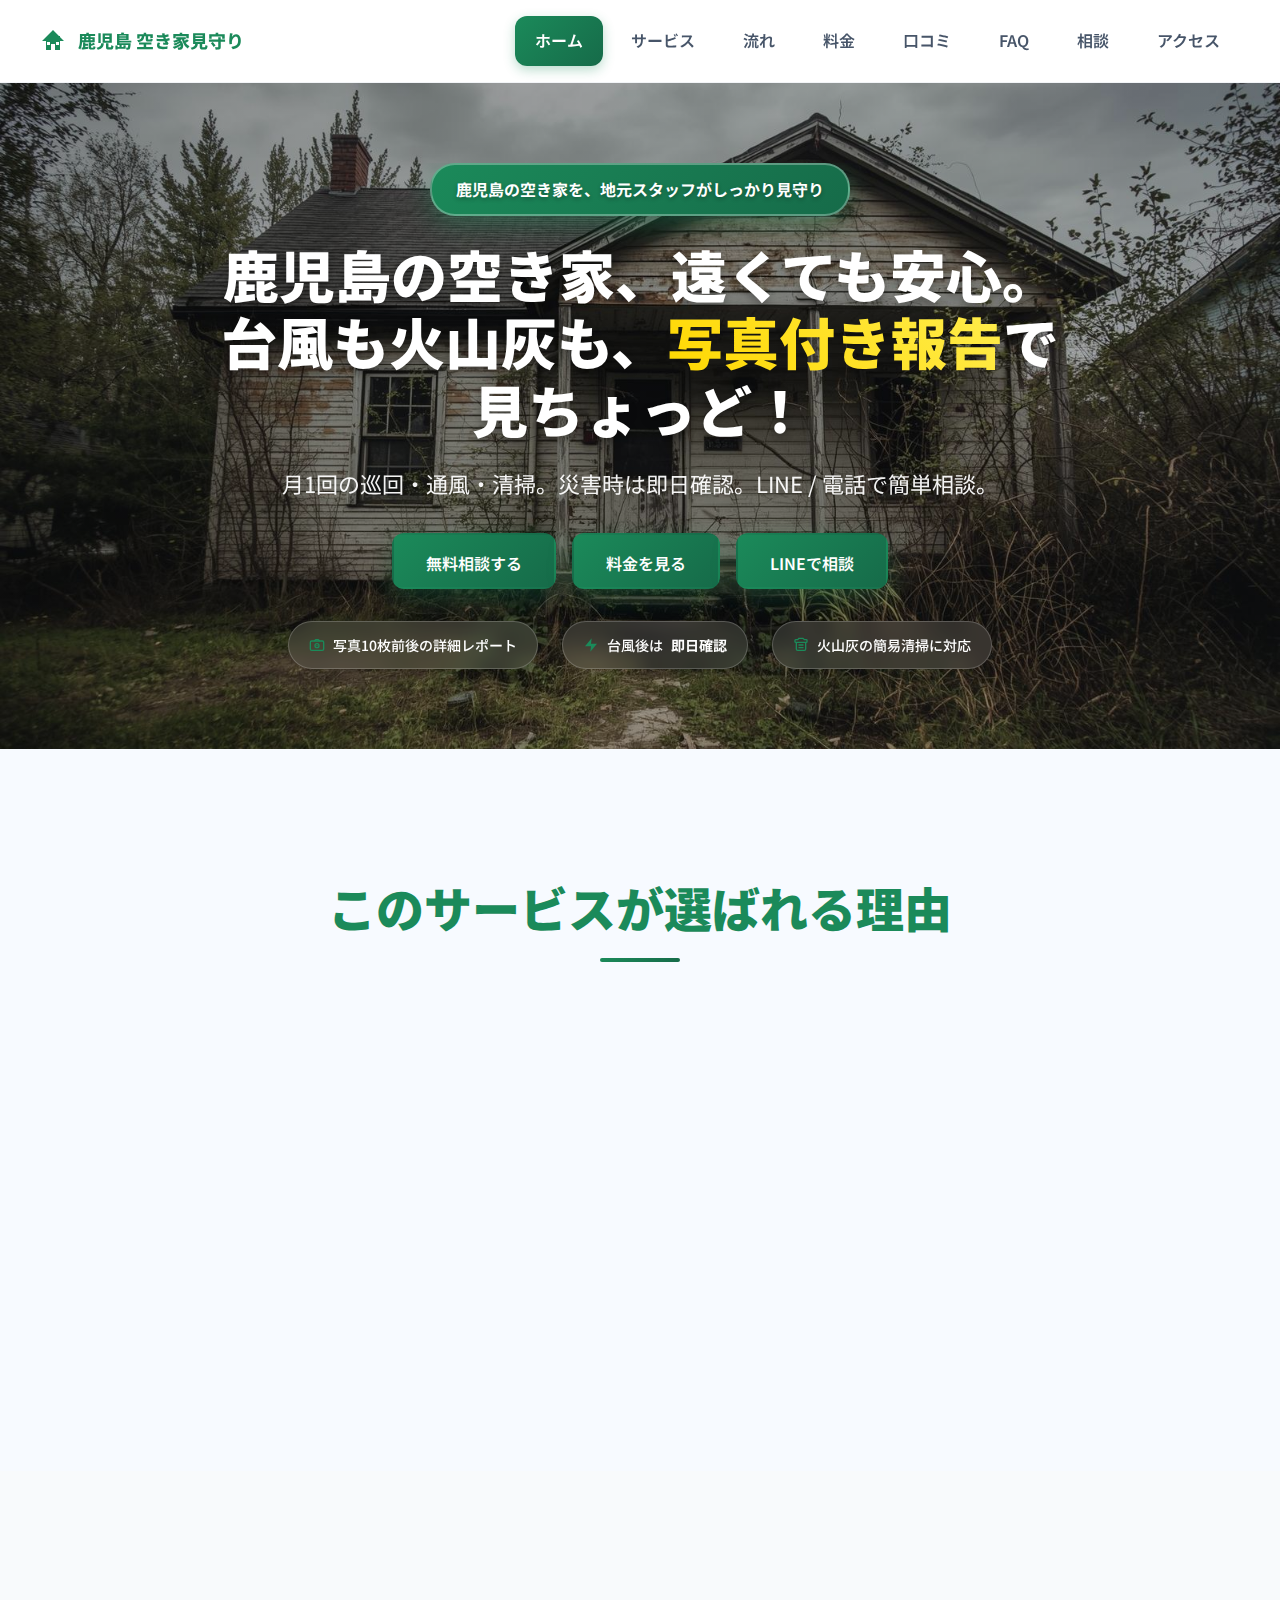
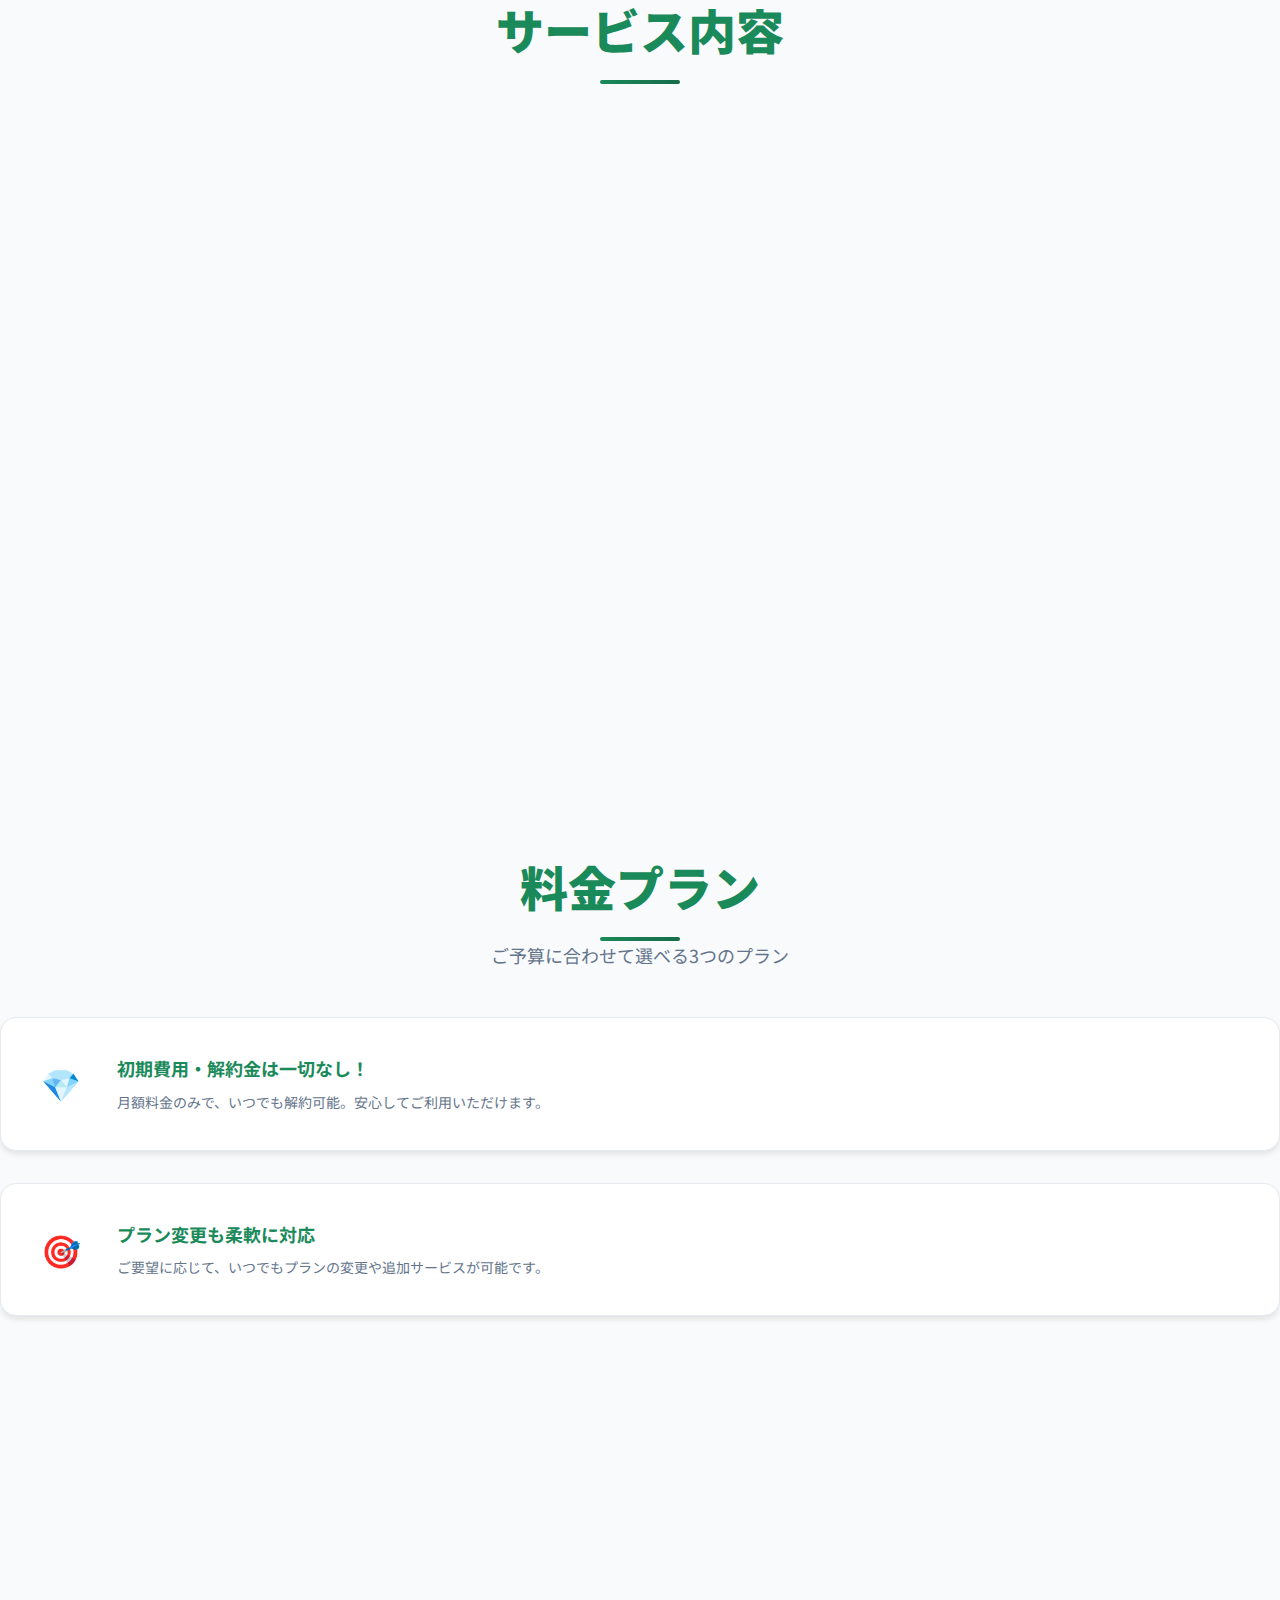
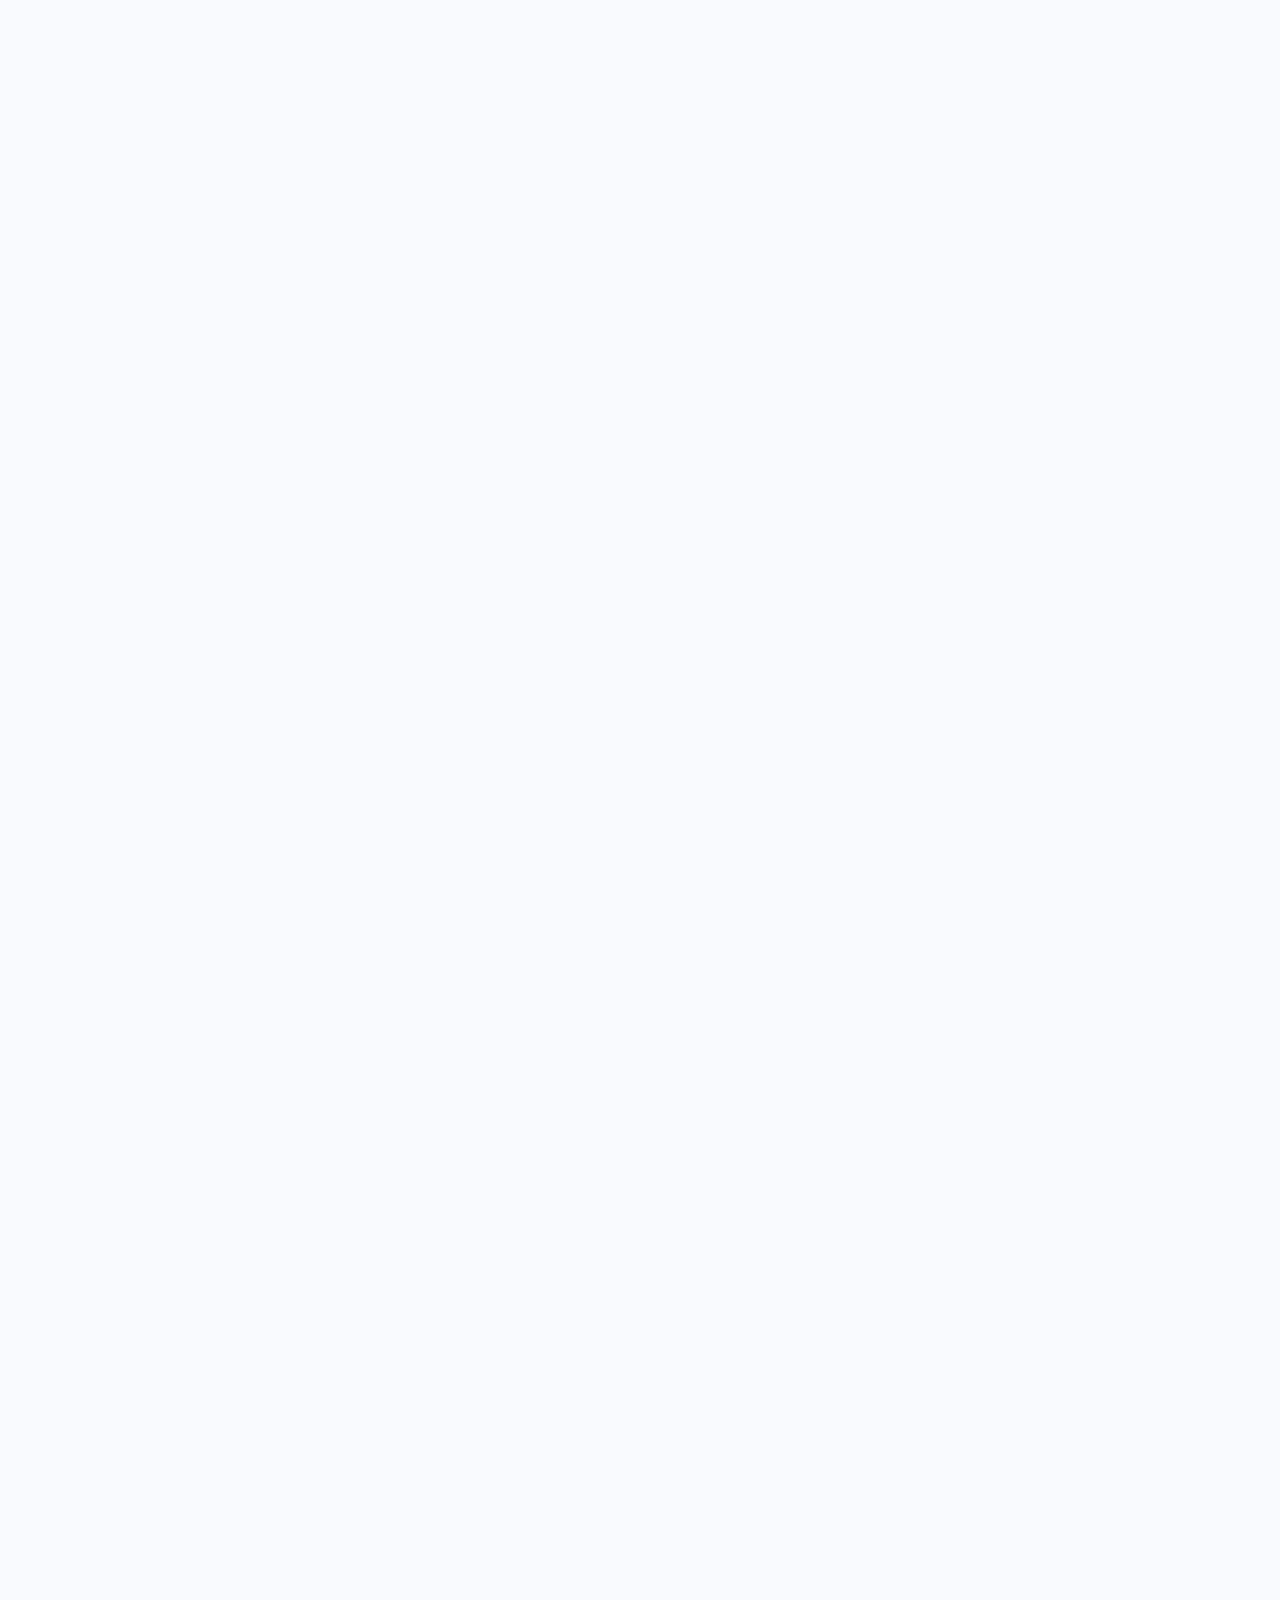
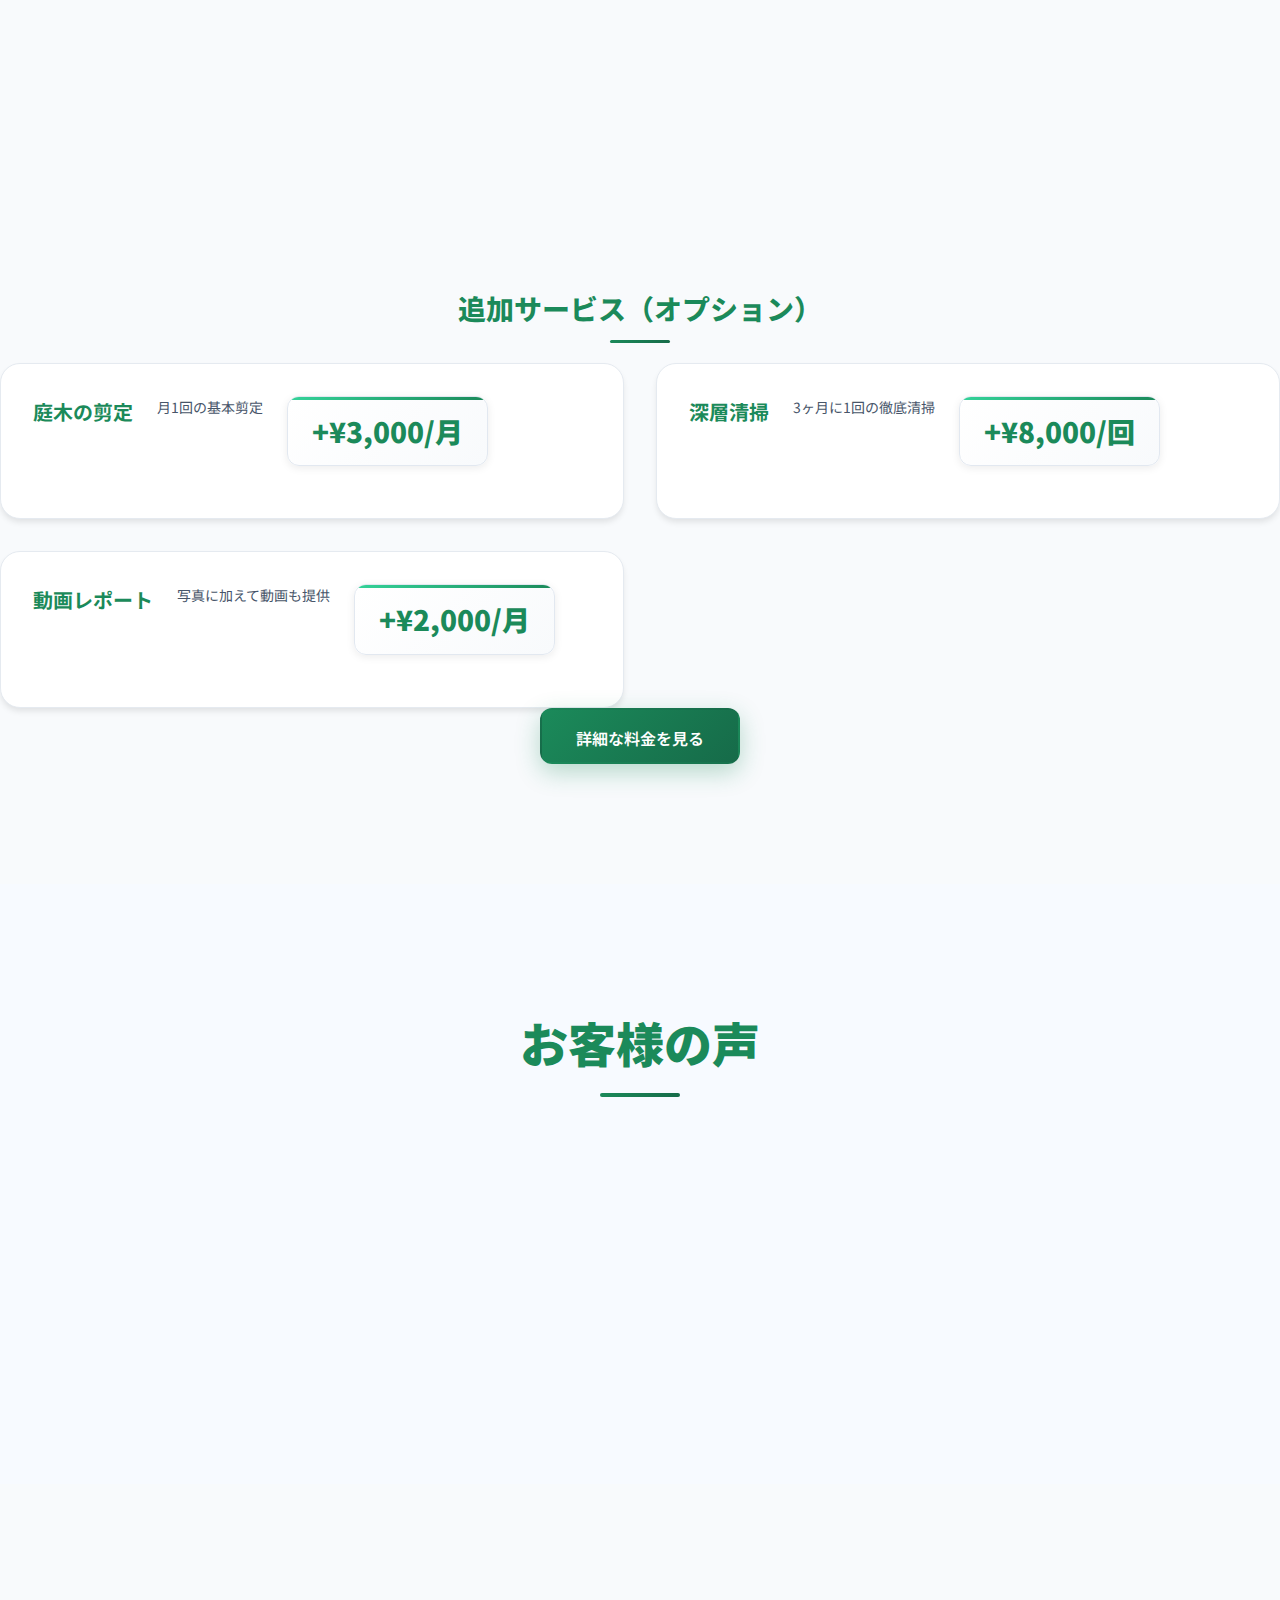
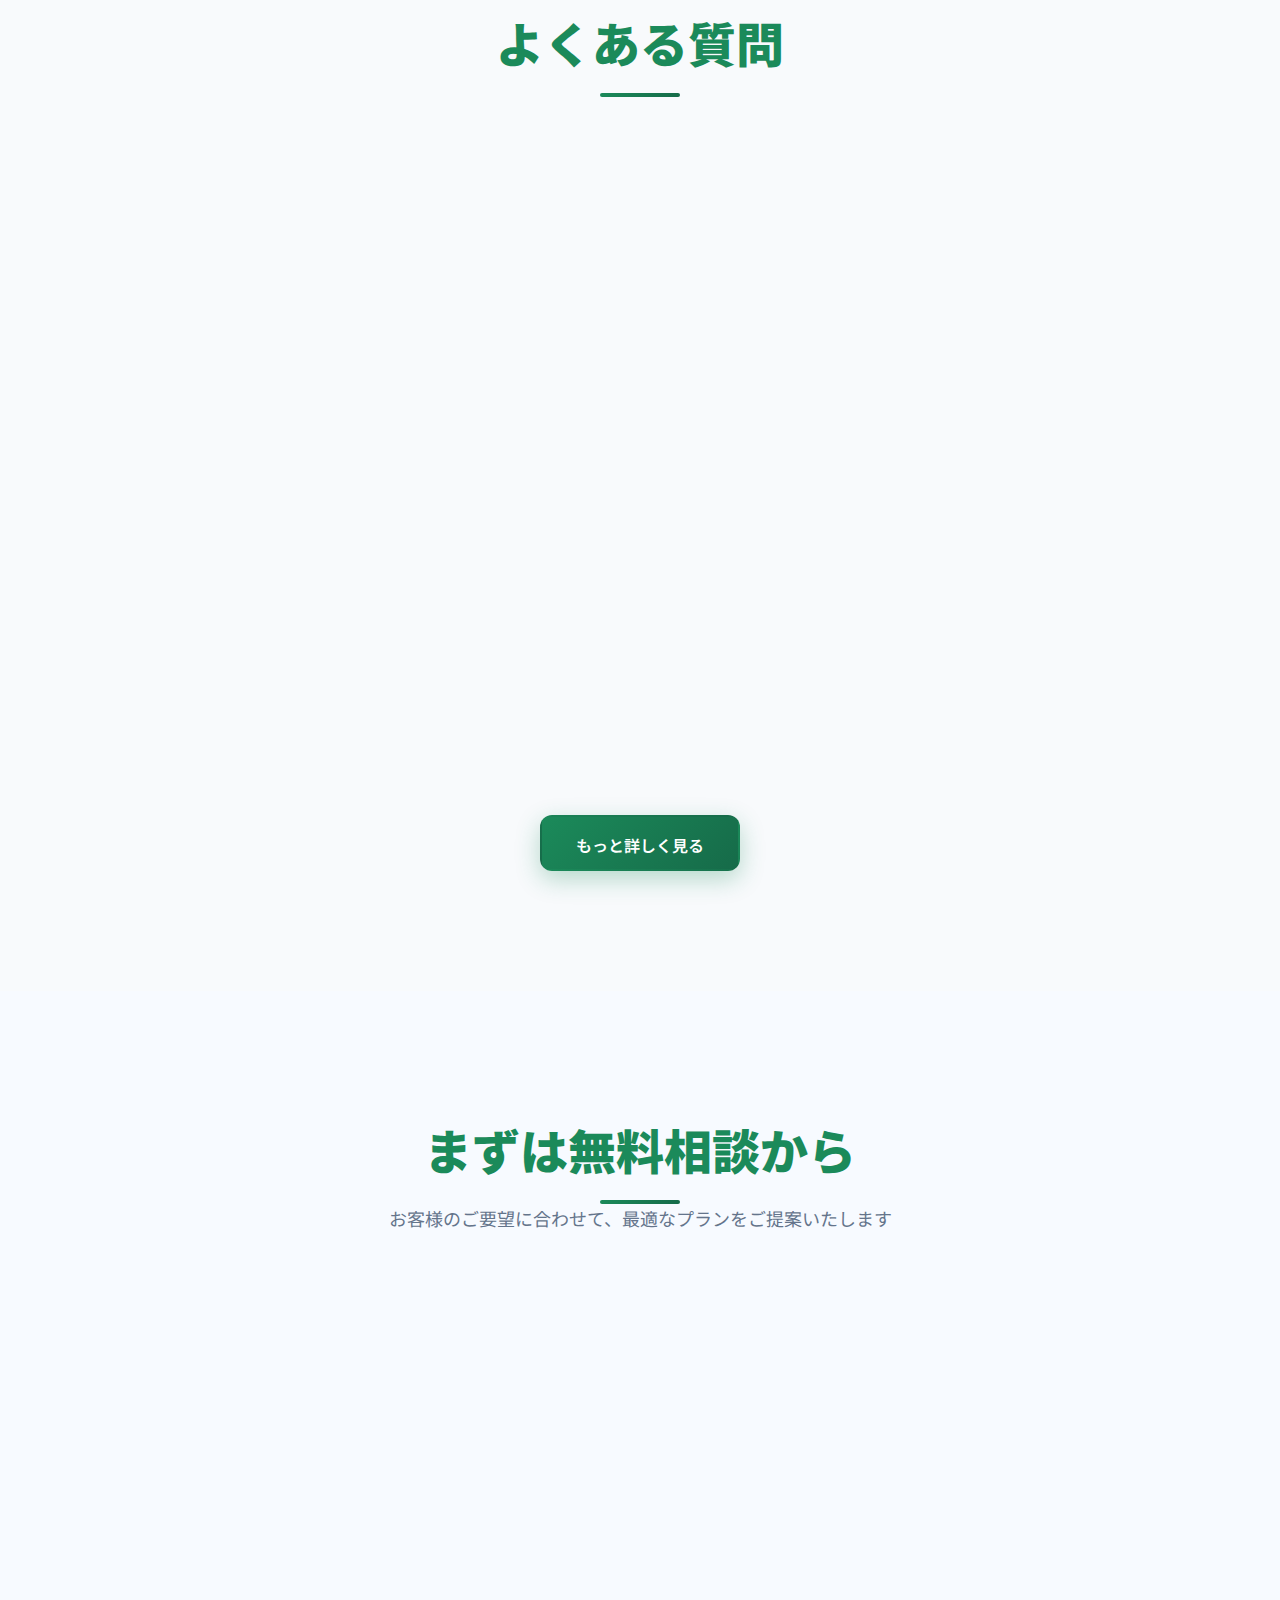
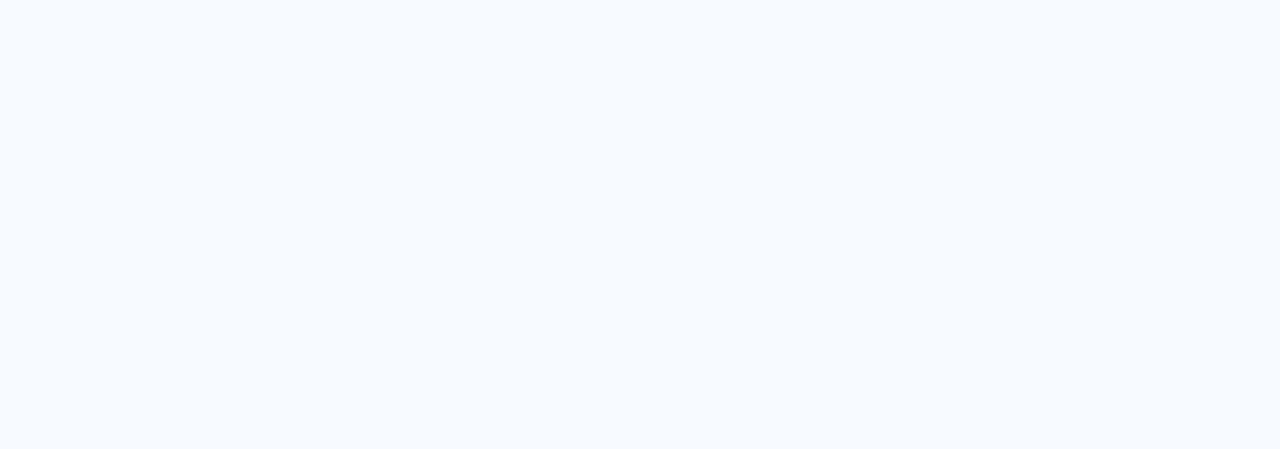
<file: index.html>
<!DOCTYPE html>
<html lang="ja">
<head>
  <meta charset="utf-8">
  <meta name="viewport" content="width=device-width, initial-scale=1">
  <title>鹿児島の空き家管理｜安心の巡回＆写真報告</title>
  <meta name="description" content="鹿児島の空き家を地元スタッフがしっかり見守り。月1回の巡回・通風・清掃。台風後は即日確認。写真付き詳細レポートで安心。">
  <link rel="stylesheet" href="assets/css/style-minimal.css">
  <link rel="preconnect" href="https://fonts.googleapis.com">
  <link rel="preconnect" href="https://fonts.gstatic.com" crossorigin>
  <link href="https://fonts.googleapis.com/css2?family=Noto+Sans+JP:wght@400;500;700;900&display=swap" rel="stylesheet">
</head>
<body data-page="home">
          <!-- ヘッダー -->
    <header>
      <div class="nav">
        <div class="logo">
          <a href="index.html">
            <img src="assets/logo/akiya_logo_mokumoku.svg" alt="鹿児島 空き家見守り" width="26" height="26">
            <span>鹿児島 空き家見守り</span>
          </a>
        </div>
        <nav aria-label="主要ナビゲーション" class="desktop-nav">
          <a href="index.html">ホーム</a>
          <a href="service.html">サービス</a>
          <a href="process.html">流れ</a>
          <a href="pricing.html">料金</a>
          <a href="voices.html">口コミ</a>
          <a href="faq.html">FAQ</a>
          <a href="contact.html">相談</a>
          <a href="access.html">アクセス</a>
        </nav>
        
        <!-- モバイルメニューボタン -->
        <button class="mobile-menu-btn" aria-label="メニューを開く">
          <span></span>
          <span></span>
          <span></span>
        </button>
        
        <!-- モバイルメニュー -->
        <nav class="mobile-nav" aria-label="モバイルナビゲーション">
          <a href="index.html">ホーム</a>
          <a href="service.html">サービス</a>
          <a href="process.html">流れ</a>
          <a href="pricing.html">料金</a>
          <a href="voices.html">口コミ</a>
          <a href="faq.html">FAQ</a>
          <a href="contact.html">相談</a>
          <a href="access.html">アクセス</a>
        </nav>
      </div>
    </header>

    <!-- ヒーローセクション -->
  <section class="hero">
    <div class="hero-content">
      <div class="tag">鹿児島の空き家を、地元スタッフがしっかり見守り</div>
      <h1>鹿児島の空き家、遠くても安心。<br>台風も火山灰も、<span>写真付き報告</span>で見ちょっど！</h1>
      <p>月1回の巡回・通風・清掃。災害時は即日確認。LINE / 電話で簡単相談。</p>
      <div class="cta-row">
        <a class="cta-btn primary" href="contact.html#form">無料相談する</a>
        <a class="cta-btn secondary" href="pricing.html">料金を見る</a>
        <a class="cta-btn secondary" href="https://line.me/ti/p/@yourid" target="_blank" rel="noopener">LINEで相談</a>
      </div>
      <div class="benefits">
        <div class="benefit">
          <img src="assets/icons/camera.svg" alt="カメラアイコン" width="16" height="16">
          写真10枚前後の詳細レポート
        </div>
        <div class="benefit">
          <img src="assets/icons/lightning.svg" alt="稲妻アイコン" width="16" height="16">
          台風後は<strong>即日確認</strong>
        </div>
        <div class="benefit">
          <img src="assets/icons/clean.svg" alt="掃除アイコン" width="16" height="16">
          火山灰の簡易清掃に対応
        </div>
      </div>
    </div>
  </section>

  <!-- このサービスが選ばれる理由 -->
  <section class="sec container">
    <h2>このサービスが選ばれる理由</h2>
    <div class="cards">
      <div class="card reveal">
        <div class="card-icon">
          <img src="assets/icons/house.svg" alt="家のアイコン" width="24" height="24">
        </div>
        <h3>鹿児島に強い</h3>
        <p>桜島の灰・台風など地元特有の事情に対応。地元スタッフだからこそできる細やかな対応。</p>
      </div>
      <div class="card reveal">
        <div class="card-icon">
          <img src="assets/icons/phone.svg" alt="スマホアイコン" width="24" height="24">
        </div>
        <h3>写真で即共有</h3>
        <p>巡回ごとに要点写真をクラウド共有。スマホでいつでも確認できる安心感。</p>
      </div>
      <div class="card reveal">
        <div class="card-icon">
          <img src="assets/icons/refresh.svg" alt="更新アイコン" width="24" height="24">
        </div>
        <h3>柔軟な対応</h3>
        <p>草刈り・清掃・ポスト整理などもOK。ご要望に応じてカスタマイズ可能。</p>
      </div>
    </div>
  </section>

  <!-- サービス詳細 -->
  <section class="sec container bg-light">
    <h2>サービス内容</h2>
    <div class="service-grid">
      <div class="service-item reveal">
        <div class="service-number">01</div>
        <h3>定期巡回・点検</h3>
        <p>月1回の定期的な巡回で、建物の状態をチェック。不具合や異常を早期発見します。</p>
        <ul>
          <li>外観の状態確認</li>
          <li>窓やドアの施錠確認</li>
          <li>雨漏りや破損のチェック</li>
        </ul>
      </div>
      <div class="service-item reveal">
        <div class="service-number">02</div>
        <h3>通風・換気</h3>
        <p>湿気やカビの発生を防ぐため、適切な通風を行います。</p>
        <ul>
          <li>窓の開閉による換気</li>
          <li>湿度・温度の確認</li>
          <li>空気の流れの確保</li>
        </ul>
      </div>
      <div class="service-item reveal">
        <div class="service-number">03</div>
        <h3>清掃・メンテナンス</h3>
        <p>火山灰や埃の除去、軽微な清掃作業を行います。</p>
        <ul>
          <li>火山灰の除去</li>
          <li>蜘蛛の巣の除去</li>
          <li>軽微な清掃作業</li>
        </ul>
      </div>
    </div>
  </section>



  <!-- 料金プラン -->
  <section class="sec container bg-light">
    <h2>料金プラン</h2>
    <p class="lead">ご予算に合わせて選べる3つのプラン</p>
    <div class="pricing-info">
      <div class="pricing-highlight">
        <div class="highlight-icon">💎</div>
        <div class="highlight-text">
          <h4>初期費用・解約金は一切なし！</h4>
          <p>月額料金のみで、いつでも解約可能。安心してご利用いただけます。</p>
        </div>
      </div>
      <div class="pricing-highlight">
        <div class="highlight-icon">🎯</div>
        <div class="highlight-text">
          <h4>プラン変更も柔軟に対応</h4>
          <p>ご要望に応じて、いつでもプランの変更や追加サービスが可能です。</p>
        </div>
      </div>
    </div>
    <div class="pricing-grid">
      <div class="pricing-card reveal">
        <div class="pricing-header">
          <h3>ベーシック</h3>
          <div class="price">¥8,800<span>/月</span></div>
        </div>
        <ul class="pricing-features">
          <li>月1回の定期巡回</li>
          <li>写真10枚のレポート</li>
          <li>基本点検・通風</li>
          <li>軽微な清掃</li>
        </ul>
        <a href="contact.html#form" class="cta-btn primary">お申し込み</a>
      </div>
      <div class="pricing-card featured reveal">
        <div class="pricing-badge">人気</div>
        <div class="pricing-header">
          <h3>スタンダード</h3>
          <div class="price">¥12,800<span>/月</span></div>
        </div>
        <ul class="pricing-features">
          <li>月1回の定期巡回</li>
          <li>写真15枚の詳細レポート</li>
          <li>基本点検・通風</li>
          <li>火山灰除去対応</li>
          <li>緊急時対応</li>
        </ul>
        <a href="contact.html#form" class="cta-btn primary">お申し込み</a>
      </div>
      <div class="pricing-card reveal">
        <div class="pricing-header">
          <h3>プレミアム</h3>
          <div class="price">¥18,800<span>/月</span></div>
        </div>
        <ul class="pricing-features">
          <li>月2回の定期巡回</li>
          <li>写真20枚の詳細レポート</li>
          <li>基本点検・通風</li>
          <li>火山灰除去対応</li>
          <li>緊急時対応</li>
          <li>草刈り・庭木の剪定</li>
        </ul>
        <a href="contact.html#form" class="cta-btn primary">お申し込み</a>
      </div>
    </div>
    
    <!-- 追加サービス -->
    <div class="additional-services">
      <h3>追加サービス（オプション）</h3>
      <div class="service-options">
        <div class="service-option">
          <div class="option-icon">🌿</div>
          <div class="option-content">
            <h4>庭木の剪定</h4>
            <p>月1回の基本剪定</p>
            <span class="option-price">+¥3,000/月</span>
          </div>
        </div>
        <div class="service-option">
          <div class="option-icon">🧹</div>
          <div class="option-content">
            <h4>深層清掃</h4>
            <p>3ヶ月に1回の徹底清掃</p>
            <span class="option-price">+¥8,000/回</span>
          </div>
        </div>
        <div class="service-option">
          <div class="option-icon">📸</div>
          <div class="option-content">
            <h4>動画レポート</h4>
            <p>写真に加えて動画も提供</p>
            <span class="option-price">+¥2,000/月</span>
          </div>
        </div>
      </div>
    </div>
    
    <div class="text-center">
      <a href="pricing.html" class="cta-btn secondary">詳細な料金を見る</a>
    </div>
  </section>

  <!-- お客様の声 -->
  <section class="sec container">
    <h2>お客様の声</h2>
    <div class="testimonials">
      <div class="testimonial reveal">
        <div class="testimonial-content">
          <p>「東京に住んでいて、鹿児島の実家の管理が心配でしたが、このサービスで安心できました。火山灰の除去も丁寧にやってくださり、感謝しています。」</p>
        </div>
        <div class="testimonial-author">
          <div class="author-info">
            <strong>田中様</strong>
            <span>東京都在住</span>
          </div>
        </div>
      </div>
      <div class="testimonial reveal">
        <div class="testimonial-content">
          <p>「台風の後、すぐに確認してくださって本当に助かりました。写真で状況がよく分かり、遠くにいても安心です。」</p>
        </div>
        <div class="testimonial-author">
          <div class="author-info">
            <strong>佐藤様</strong>
            <span>大阪府在住</span>
          </div>
        </div>
      </div>
    </div>
  </section>

  <!-- よくある質問 -->
  <section class="sec container bg-light">
    <h2>よくある質問</h2>
    <div class="faq-grid">
      <div class="faq-item reveal">
        <div class="faq-q">
          <span>Q. 契約期間はどのくらいですか？</span>
          <span class="faq-icon">+</span>
        </div>
        <div class="faq-a">
          <p>最低契約期間は3ヶ月です。その後は月単位で更新可能です。解約は1ヶ月前までにお申し出ください。</p>
        </div>
      </div>
      <div class="faq-item reveal">
        <div class="faq-q">
          <span>Q. 緊急時はどのくらいで対応してくれますか？</span>
          <span class="faq-icon">+</span>
        </div>
        <div class="faq-a">
          <p>台風や地震などの災害後は、状況に応じて即日〜3日以内に確認いたします。緊急度に応じて優先順位をつけて対応いたします。</p>
        </div>
      </div>
      <div class="faq-item reveal">
        <div class="faq-q">
          <span>Q. 火山灰の除去は含まれていますか？</span>
          <span class="faq-icon">+</span>
        </div>
        <div class="faq-a">
          <p>スタンダードプラン以上で火山灰の除去に対応しています。ベーシックプランでも軽微な清掃は含まれています。</p>
        </div>
      </div>
      <div class="faq-item reveal">
        <div class="faq-q">
          <span>Q. レポートはどのように受け取れますか？</span>
          <span class="faq-icon">+</span>
        </div>
        <div class="faq-a">
          <p>巡回後、24時間以内にクラウド上で写真付きレポートをお送りします。スマホやパソコンでいつでも確認できます。</p>
        </div>
      </div>
    </div>
    <div class="text-center">
      <a href="faq.html" class="cta-btn secondary">もっと詳しく見る</a>
    </div>
  </section>

  <!-- お問い合わせ -->
  <section class="sec container">
    <h2>まずは無料相談から</h2>
    <p class="lead">お客様のご要望に合わせて、最適なプランをご提案いたします</p>
    <div class="contact-grid">
      <div class="contact-info reveal">
        <h3>お気軽にお問い合わせください</h3>
        <div class="contact-methods">
          <div class="contact-method">
            <div class="contact-icon">📞</div>
            <div>
              <strong>お電話</strong>
              <p>099-XXX-XXXX</p>
              <small>平日 9:00-18:00</small>
            </div>
          </div>
          <div class="contact-method">
            <div class="contact-icon">💬</div>
            <div>
              <strong>LINE</strong>
              <p>24時間受付</p>
              <small>簡単な質問はこちら</small>
            </div>
          </div>
          <div class="contact-method">
            <div class="contact-icon">📧</div>
            <div>
              <strong>メール</strong>
              <p>info@example.com</p>
              <small>詳細なご相談はこちら</small>
            </div>
          </div>
        </div>
      </div>
      <div class="contact-form reveal">
        <form action="#" method="POST">
          <div class="form-group">
            <label for="name">お名前 *</label>
            <input type="text" id="name" name="name" required>
          </div>
          <div class="form-group">
            <label for="email">メールアドレス *</label>
            <input type="email" id="email" name="email" required>
          </div>
          <div class="form-group">
            <label for="phone">電話番号</label>
            <input type="tel" id="phone" name="phone">
          </div>
          <div class="form-group">
            <label for="message">ご相談内容 *</label>
            <textarea id="message" name="message" rows="4" required placeholder="空き家の状況やご要望をお聞かせください"></textarea>
          </div>
          <button type="submit" class="cta-btn primary">無料相談を申し込む</button>
        </form>
      </div>
    </div>
  </section>

  <button class="to-top" id="toTop" aria-label="上へ">↑</button>
      <!-- <div id="site-footer"></div> -->
  <script src="assets/js/site-minimal.js"></script>
</body>
</html>
</file>
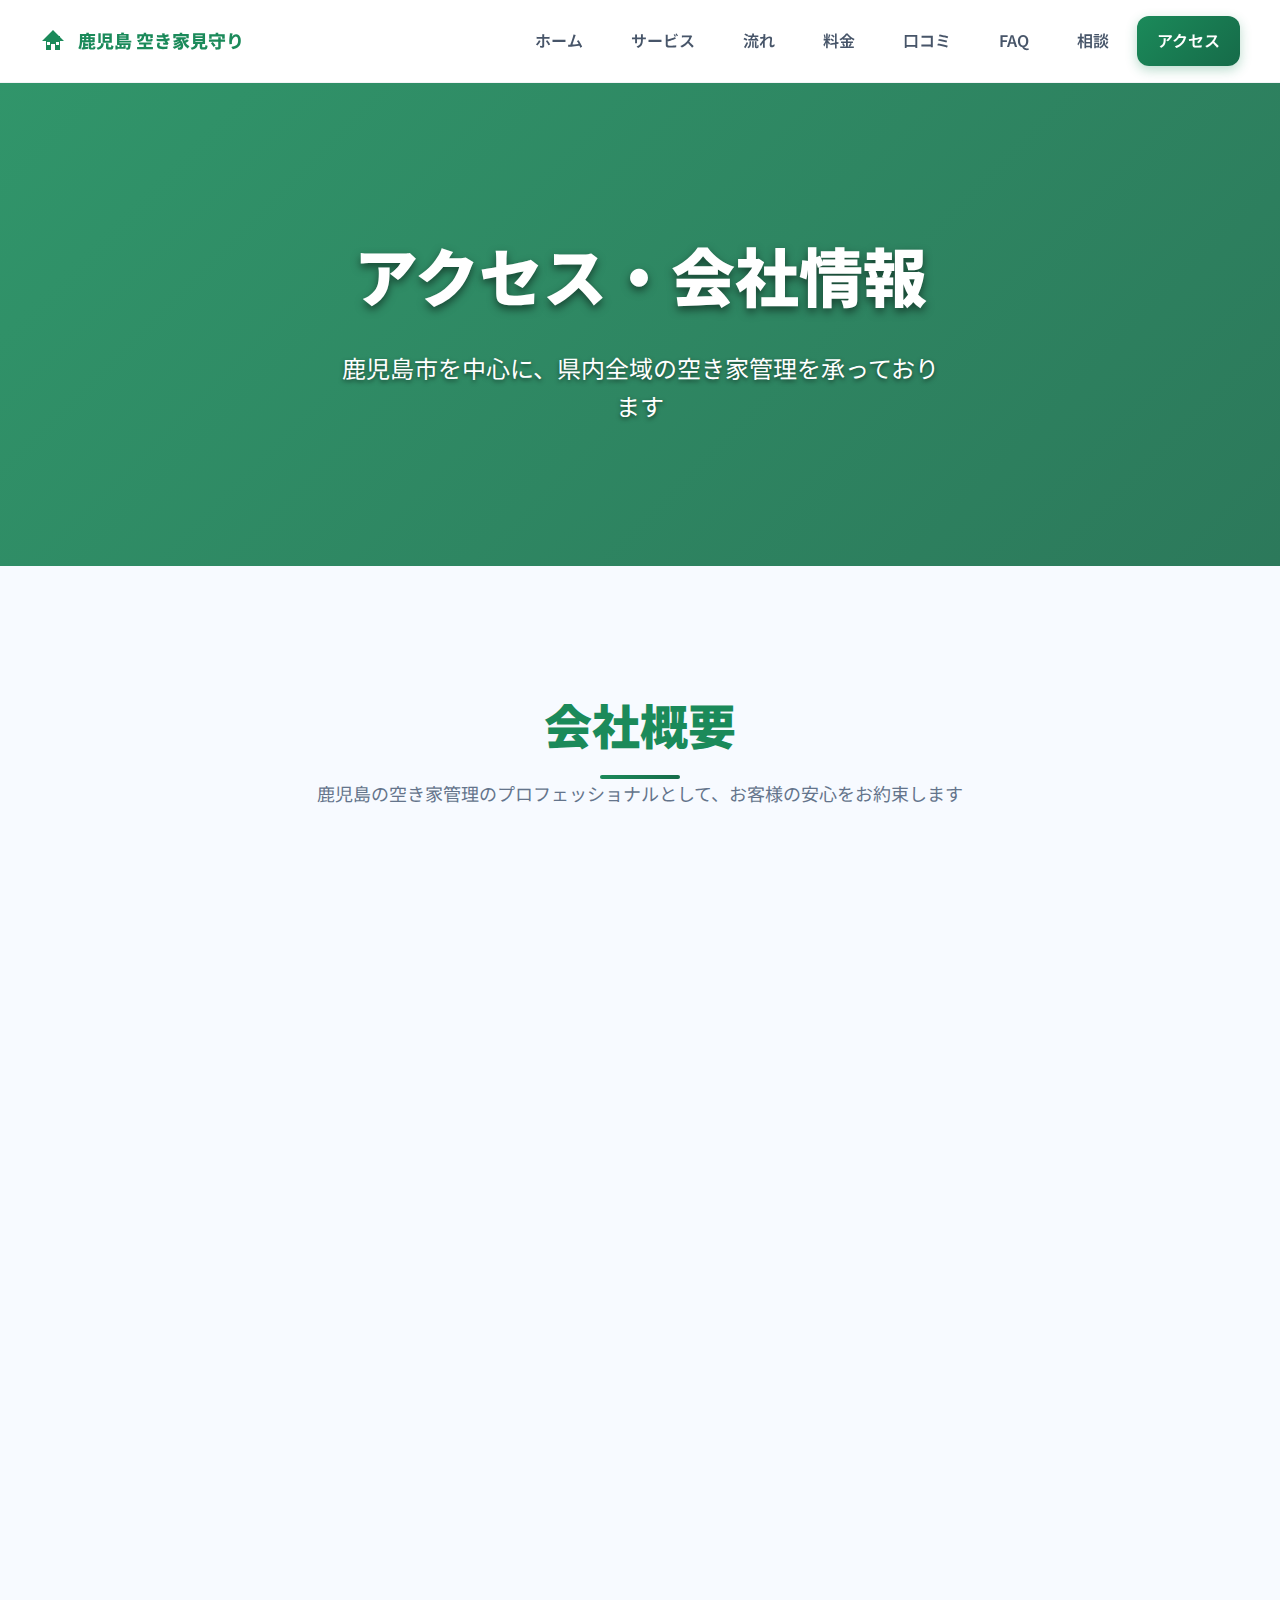
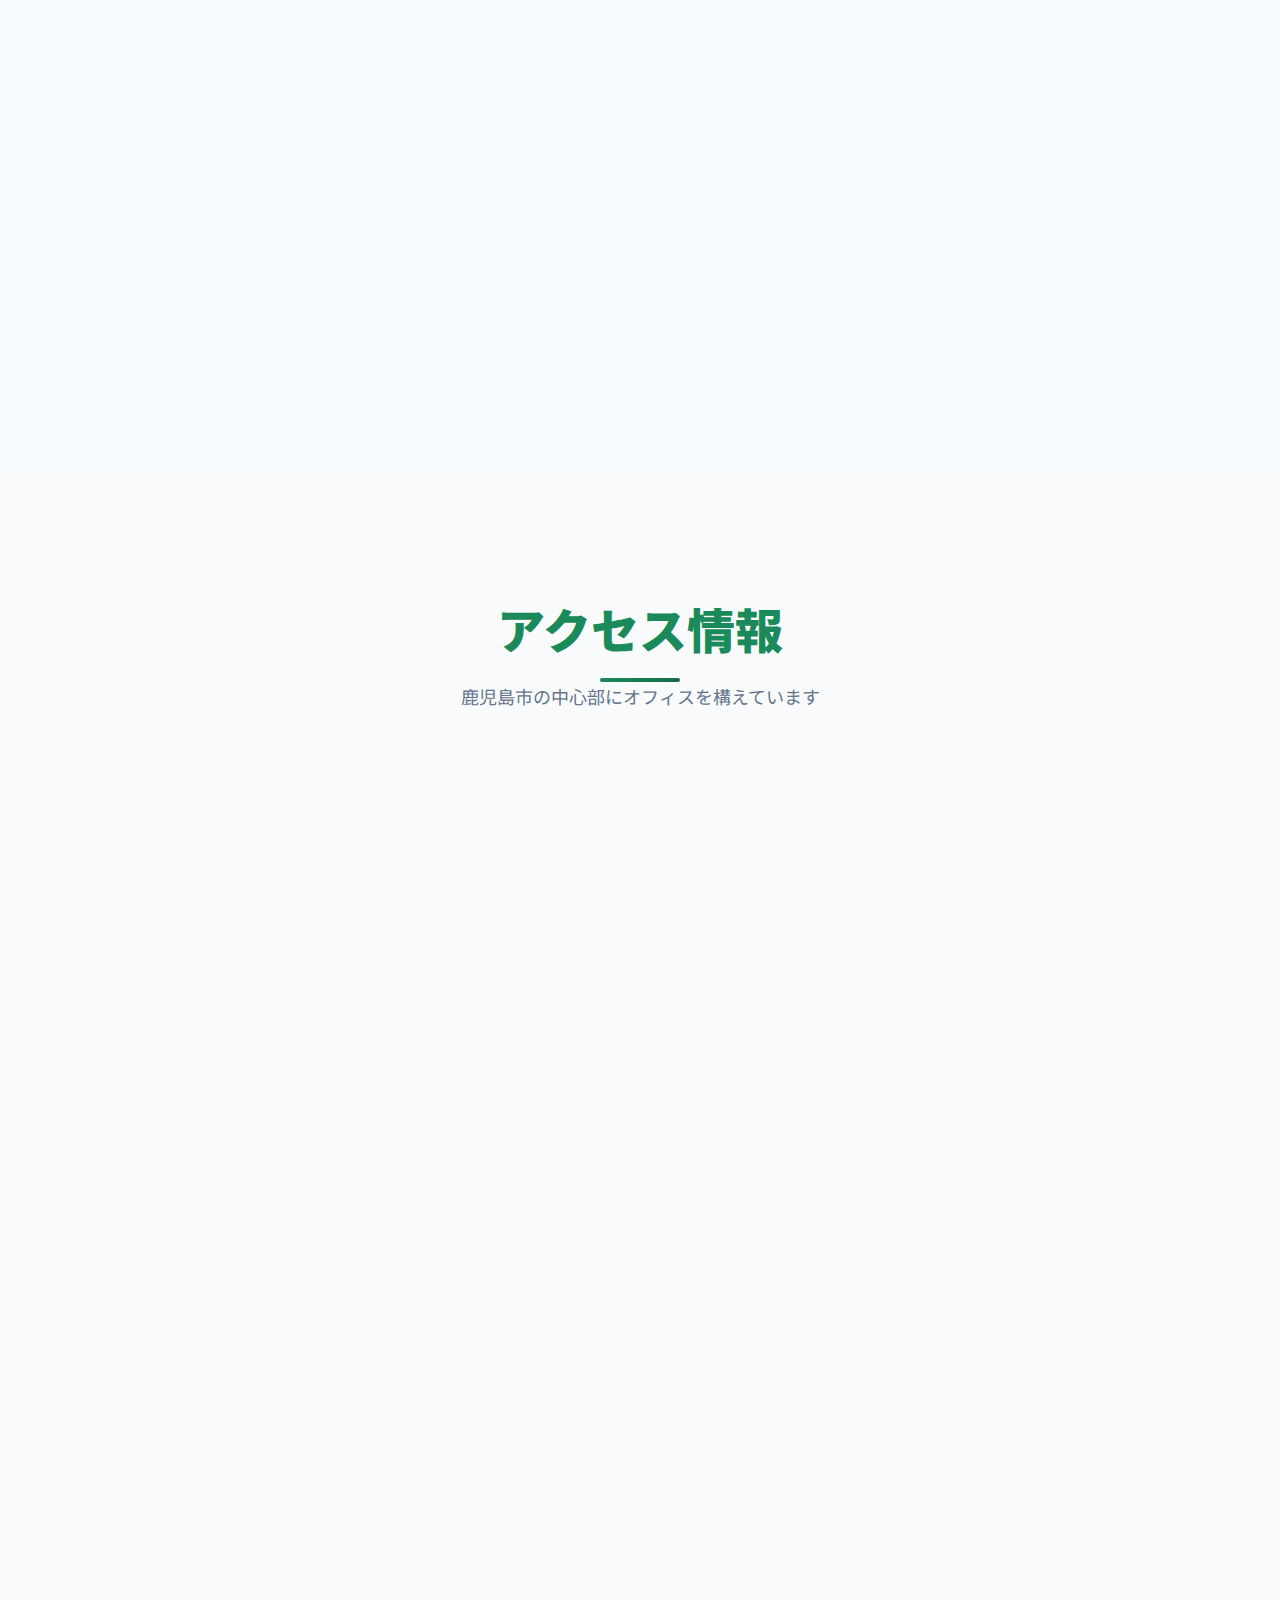
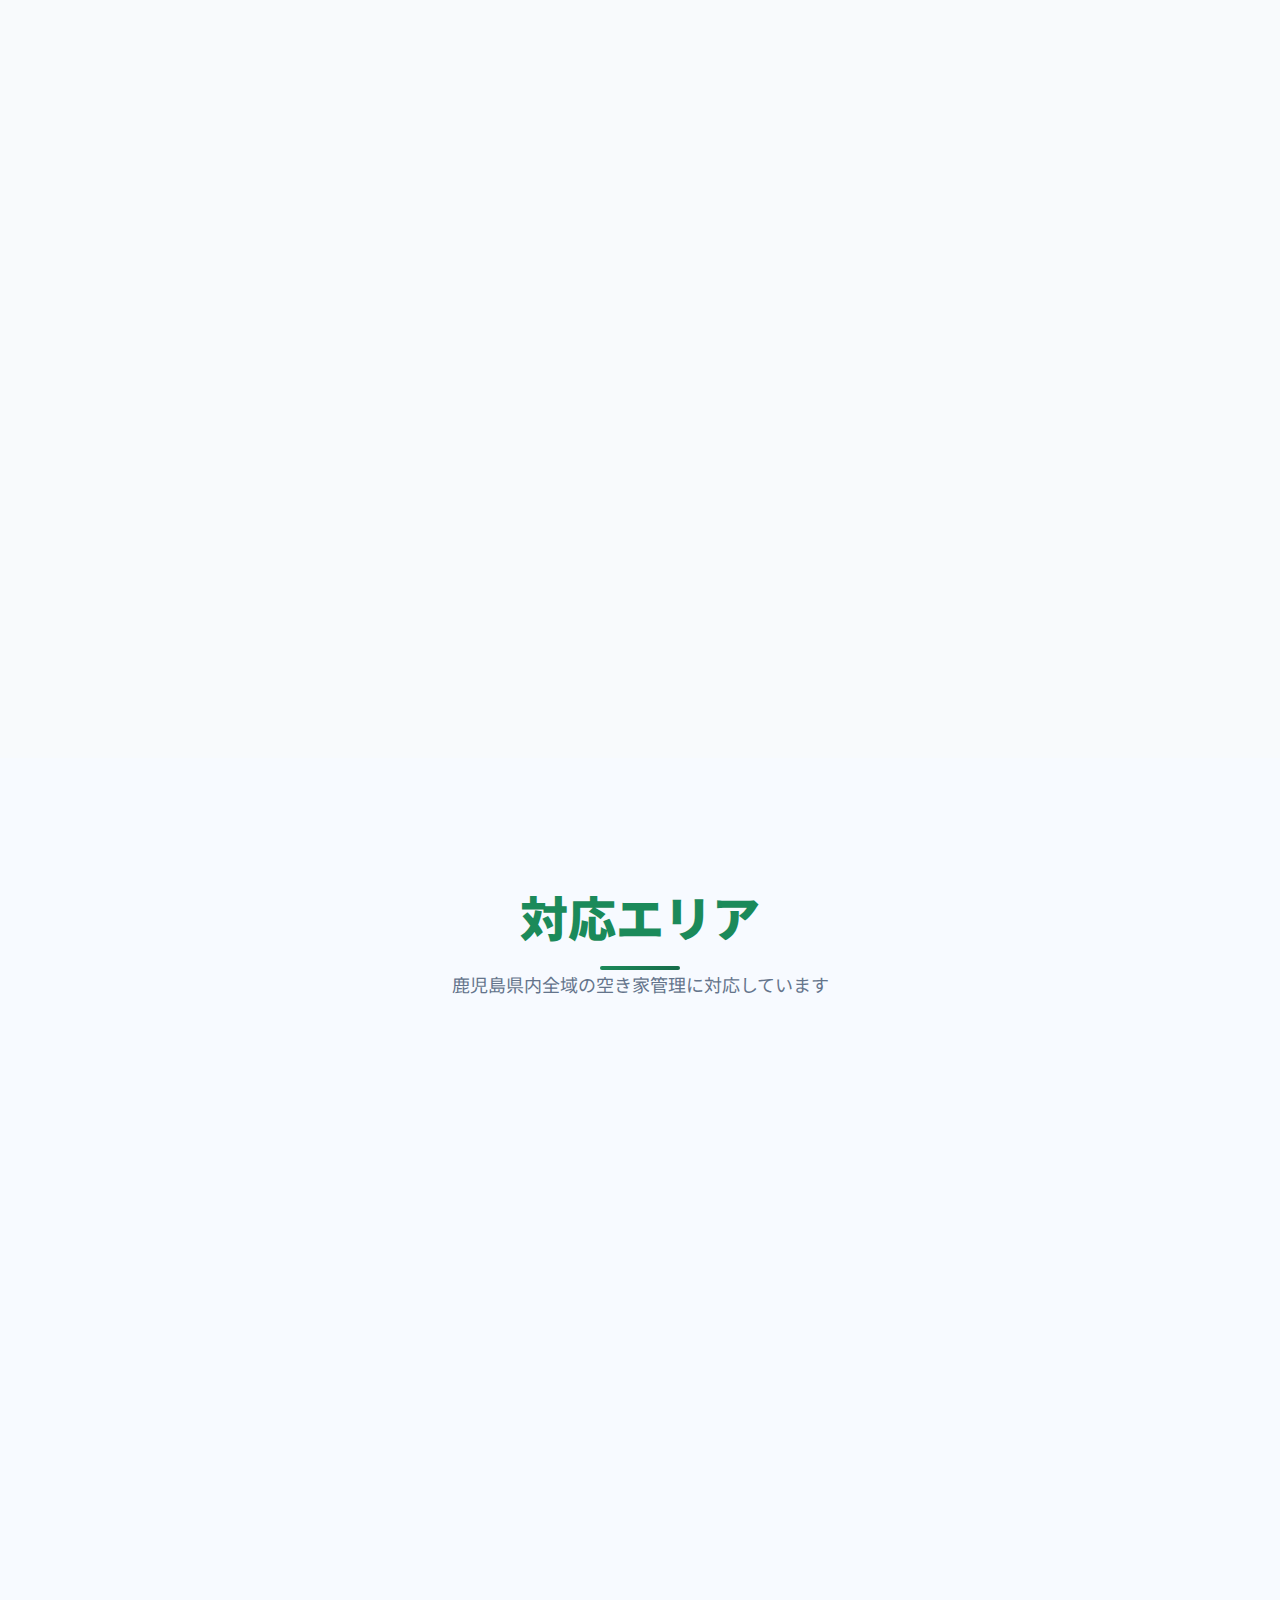
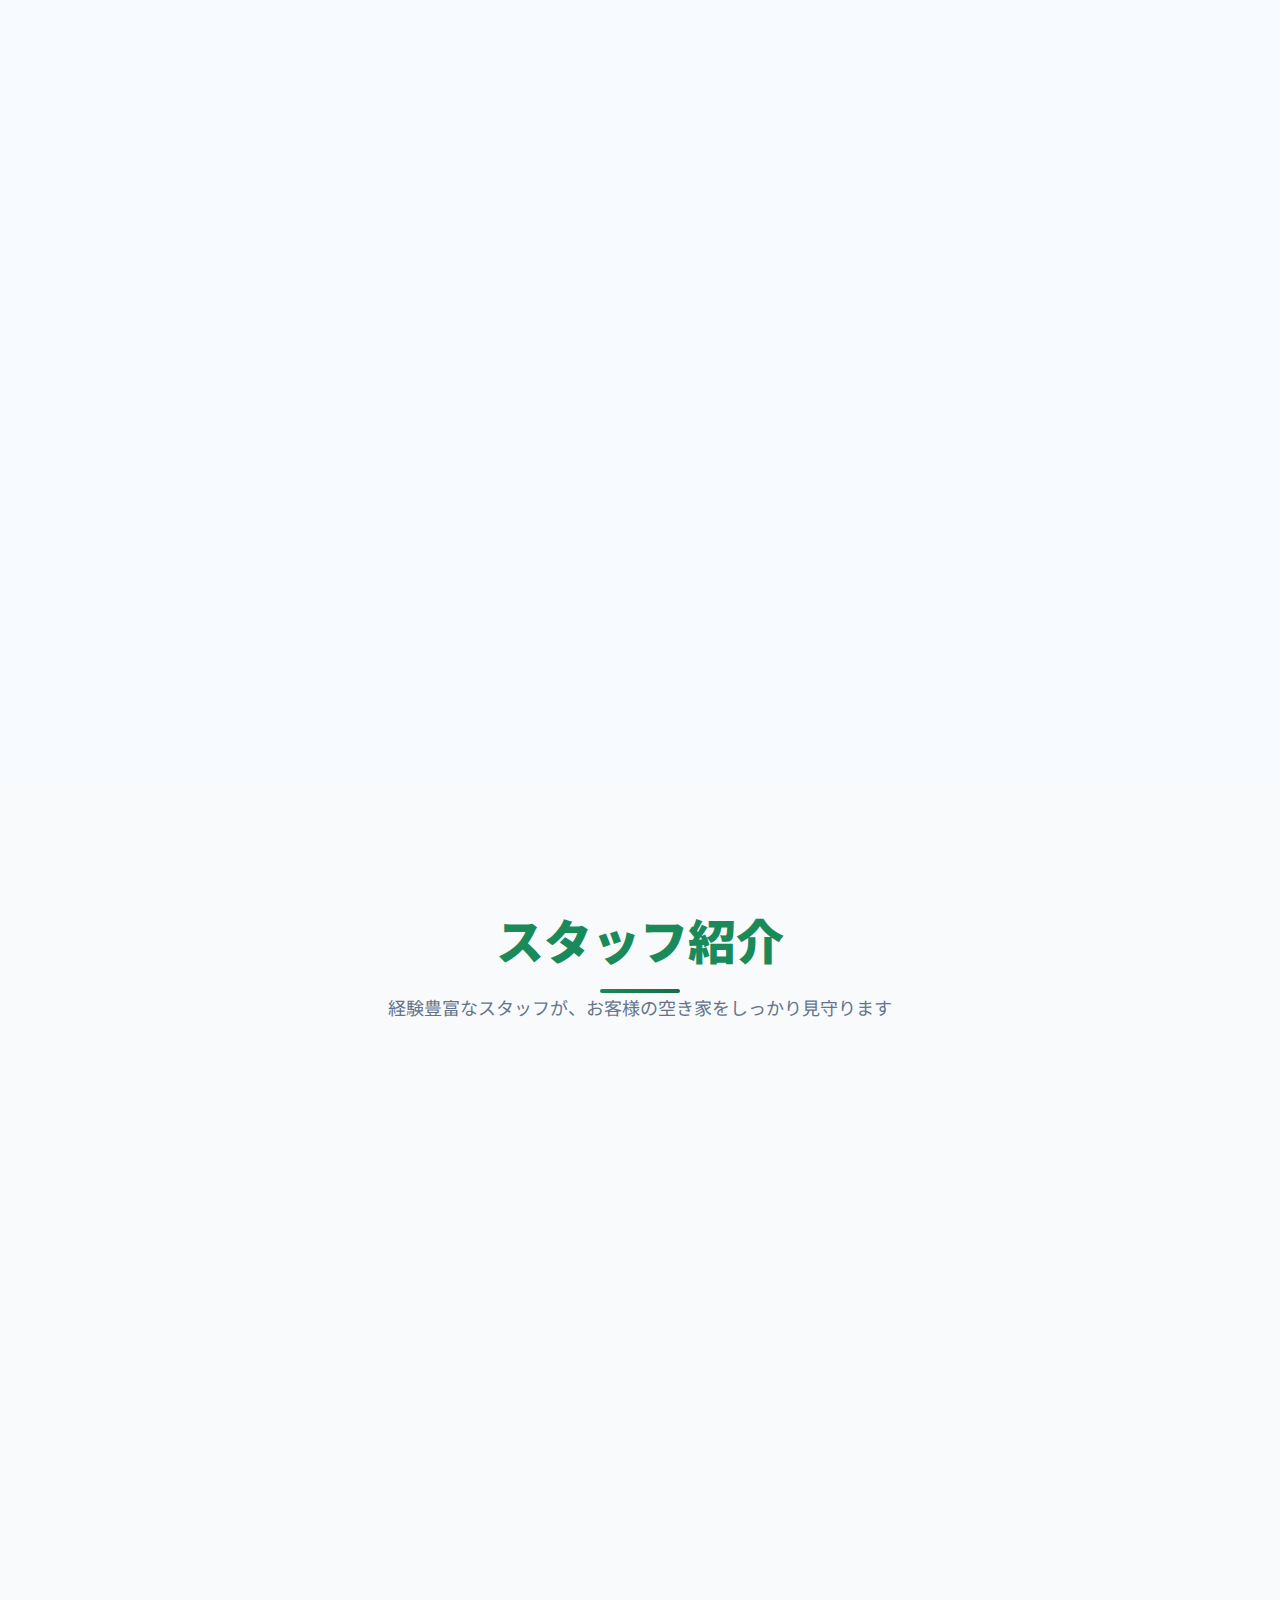
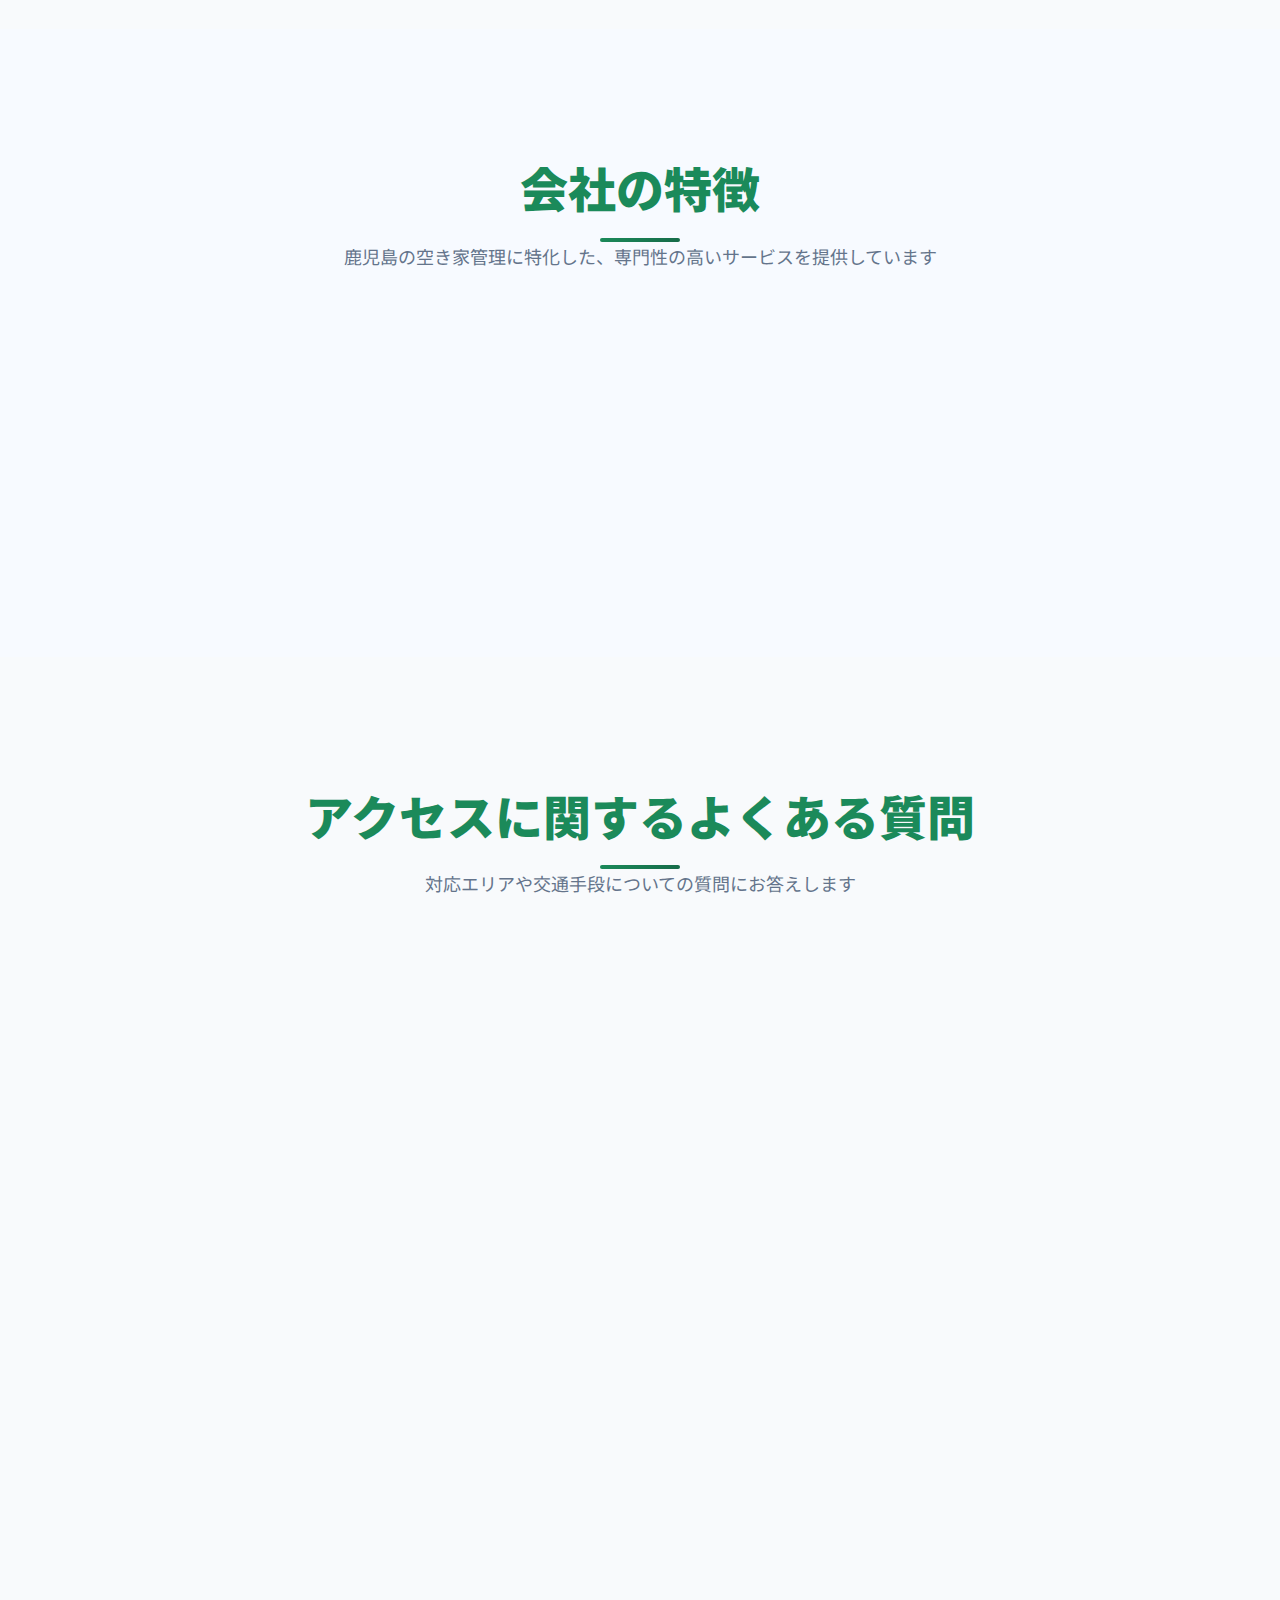
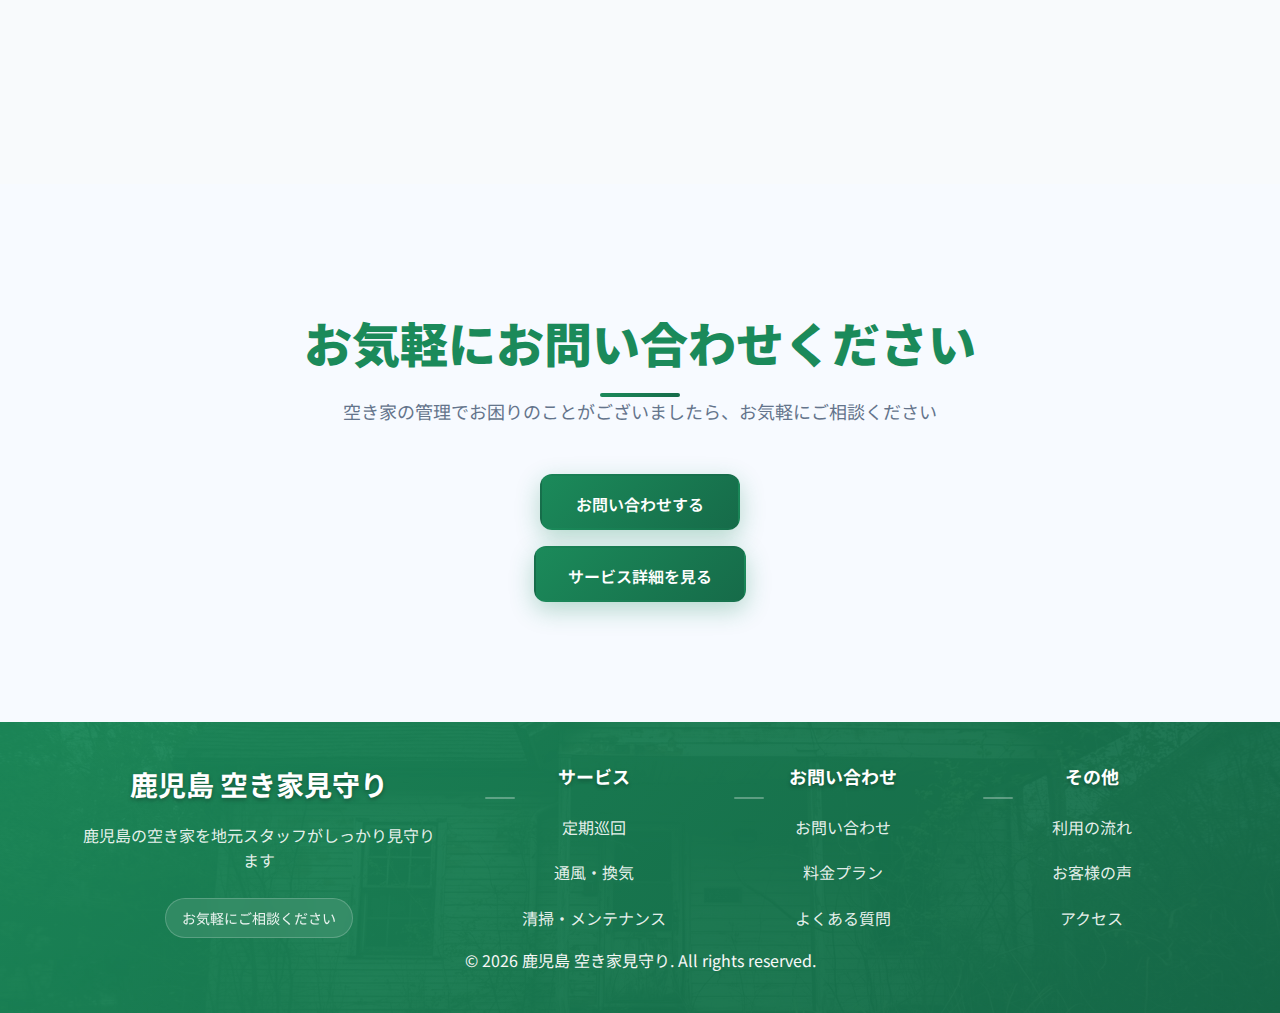
<file: access.html>
<!DOCTYPE html>
<html lang="ja">
<head>
    <meta charset="utf-8">
    <meta name="viewport" content="width=device-width, initial-scale=1">
    <title>アクセス・会社情報｜鹿児島の空き家管理</title>
    <meta name="description" content="鹿児島の空き家管理サービスの会社情報・アクセス方法をご紹介。鹿児島市を中心に、県内全域の空き家管理を承っております。">
    <link rel="stylesheet" href="assets/css/style-minimal.css">
    <link rel="preconnect" href="https://fonts.googleapis.com">
    <link rel="preconnect" href="https://fonts.gstatic.com" crossorigin>
    <link href="https://fonts.googleapis.com/css2?family=Noto+Sans+JP:wght@400;500;700;900&display=swap" rel="stylesheet">
</head>
<body data-page="access">
    <!-- ヘッダー -->
    <header>
      <div class="nav">
        <div class="logo">
          <a href="index.html">
            <img src="assets/logo/akiya_logo_mokumoku.svg" alt="鹿児島 空き家見守り" width="26" height="26">
            <span>鹿児島 空き家見守り</span>
          </a>
        </div>
        <nav aria-label="主要ナビゲーション" class="desktop-nav">
          <a href="index.html">ホーム</a>
          <a href="service.html">サービス</a>
          <a href="process.html">流れ</a>
          <a href="pricing.html">料金</a>
          <a href="voices.html">口コミ</a>
          <a href="faq.html">FAQ</a>
          <a href="contact.html">相談</a>
          <a href="access.html">アクセス</a>
        </nav>
        
        <!-- モバイルメニューボタン -->
        <button class="mobile-menu-btn" aria-label="メニューを開く">
          <span></span>
          <span></span>
          <span></span>
        </button>
        
        <!-- モバイルメニュー -->
        <nav class="mobile-nav" aria-label="モバイルナビゲーション">
          <a href="index.html">ホーム</a>
          <a href="service.html">サービス</a>
          <a href="process.html">流れ</a>
          <a href="pricing.html">料金</a>
          <a href="voices.html">口コミ</a>
          <a href="faq.html">FAQ</a>
          <a href="contact.html">相談</a>
          <a href="access.html">アクセス</a>
        </nav>
      </div>
    </header>

    <!-- ページヘッダー -->
    <section class="page-hero">
      <div class="container">
        <h1>アクセス・会社情報</h1>
        <p class="lead">鹿児島市を中心に、県内全域の空き家管理を承っております</p>
      </div>
    </section>

    <!-- 会社概要 -->
    <section class="sec container">
      <h2>会社概要</h2>
      <p class="lead">鹿児島の空き家管理のプロフェッショナルとして、お客様の安心をお約束します</p>
      
      <div class="company-info enhanced">
        <div class="company-overview reveal">
          <div class="company-card">
            <div class="company-header">
              <div class="company-logo">🏢</div>
              <h3>株式会社〇〇（仮称）</h3>
            </div>
            <div class="company-stats">
              <div class="stat-item">
                <div class="stat-number">2020</div>
                <div class="stat-label">設立年</div>
              </div>
              <div class="stat-item">
                <div class="stat-number">500万</div>
                <div class="stat-label">資本金</div>
              </div>
              <div class="stat-item">
                <div class="stat-number">15名</div>
                <div class="stat-label">従業員数</div>
              </div>
            </div>
          </div>
        </div>
        
        <div class="company-details-grid reveal">
          <div class="detail-card">
            <div class="detail-icon">👤</div>
            <h4>代表者</h4>
            <p>代表取締役 〇〇 〇〇</p>
          </div>
          
          <div class="detail-card">
            <div class="detail-icon">🏗️</div>
            <h4>事業内容</h4>
            <p>空き家管理サービス<br>建物メンテナンス<br>不動産管理</p>
          </div>
          
          <div class="detail-card">
            <div class="detail-icon">🗺️</div>
            <h4>対応エリア</h4>
            <p>鹿児島県内全域</p>
          </div>
          
          <div class="detail-card">
            <div class="detail-icon">🏆</div>
            <h4>資格・認証</h4>
            <p>空き家管理士<br>宅地建物取引士<br>ISO9001認証</p>
          </div>
        </div>
        
        <div class="company-message enhanced reveal">
          <div class="message-header">
            <div class="message-icon">💬</div>
            <h3>代表メッセージ</h3>
          </div>
          <div class="message-content">
            <p>鹿児島の空き家管理のプロフェッショナルとして、お客様の安心をお約束します。</p>
            <p>遠くに住んでいても、鹿児島の空き家の状況が心配というお客様は多いと思います。私たちは、地元の事情をよく理解したスタッフが、定期的に巡回し、建物の状態を確認・報告いたします。</p>
            <p>桜島の火山灰や台風など、鹿児島特有の環境に対応したサービスを提供し、お客様の大切な資産を守ります。</p>
          </div>
          <div class="signature enhanced">
            <div class="signature-line"></div>
            <p>代表取締役 〇〇 〇〇</p>
          </div>
        </div>
      </div>
    </section>

    <!-- アクセス情報 -->
    <section class="sec container bg-light">
      <h2>アクセス情報</h2>
      <p class="lead">鹿児島市の中心部にオフィスを構えています</p>
      
      <div class="access-info enhanced">
        <div class="access-details enhanced reveal">
          <div class="office-card">
            <div class="office-header">
              <div class="office-icon">🏢</div>
              <h3>オフィス所在地</h3>
            </div>
            <div class="address-info enhanced">
              <div class="postal-code">〒890-0000</div>
              <div class="address">鹿児島県鹿児島市〇〇町1-2-3</div>
              <div class="building">〇〇ビル 3階</div>
            </div>
          </div>
          
          <div class="contact-info enhanced">
            <div class="contact-header">
              <div class="contact-icon">📞</div>
              <h4>連絡先</h4>
            </div>
            <div class="contact-grid">
              <div class="contact-item">
                <div class="contact-label">電話</div>
                <div class="contact-value">099-XXX-XXXX</div>
              </div>
              <div class="contact-item">
                <div class="contact-label">FAX</div>
                <div class="contact-value">099-XXX-XXXX</div>
              </div>
              <div class="contact-item">
                <div class="contact-label">メール</div>
                <div class="contact-value">info@example.com</div>
              </div>
              <div class="contact-item">
                <div class="contact-label">営業時間</div>
                <div class="contact-value">平日 9:00-18:00</div>
              </div>
            </div>
          </div>
          
          <div class="access-options enhanced">
            <div class="access-header">
              <div class="access-icon">🚇</div>
              <h4>アクセス方法</h4>
            </div>
            <div class="transport-grid">
              <div class="transport-option enhanced">
                <div class="transport-icon">🚌</div>
                <div class="transport-content">
                  <h5>バス</h5>
                  <p>鹿児島中央駅から市営バス〇〇線で10分<br>「〇〇町」バス停で下車、徒歩2分</p>
                </div>
              </div>
              
              <div class="transport-option enhanced">
                <div class="transport-icon">🚶</div>
                <div class="transport-content">
                  <h5>徒歩</h5>
                  <p>鹿児島中央駅から徒歩15分</p>
                </div>
              </div>
              
              <div class="transport-option enhanced">
                <div class="transport-icon">🚗</div>
                <div class="transport-content">
                  <h5>車</h5>
                  <p>鹿児島ICから車で20分<br>駐車場あり（無料）</p>
                </div>
              </div>
            </div>
          </div>
        </div>
        
        <div class="map-container enhanced reveal">
          <div class="map-header">
            <div class="map-icon">🗺️</div>
            <h3>地図</h3>
          </div>
          <div class="map-embed enhanced">
            <iframe src="https://www.google.com/maps/embed?pb=!1m18!1m12!1m3!1d3401.1234567890123!2d130.12345678901234!3d31.12345678901234!2m3!1f0!2f0!3f0!3m2!1i1024!2i768!4f13.1!3m3!1m2!1s0x0%3A0x0!2zMzHCsDA3JzM0LjQiTiAxMzDCsDA3JzM0LjQiRQ!5e0!3m2!1sja!2sjp!4v1234567890123" width="100%" height="400" style="border:0;" allowfullscreen="" loading="lazy" referrerpolicy="no-referrer-when-downgrade"></iframe>
          </div>
          <div class="map-note enhanced">
            <div class="note-icon">ℹ️</div>
            <p>※ 地図は実際の所在地とは異なる場合があります。正確な住所は上記をご確認ください。</p>
          </div>
        </div>
      </div>
    </section>

    <!-- 対応エリア -->
    <section class="sec container">
      <h2>対応エリア</h2>
      <p class="lead">鹿児島県内全域の空き家管理に対応しています</p>
      
      <div class="service-areas enhanced">
        <div class="area-map-visual reveal">
          <div class="area-map-container">
            <div class="area-map-bg">
              <div class="area-pin" style="top: 20%; left: 30%;">
                <div class="pin-icon">📍</div>
                <div class="pin-label">鹿児島市</div>
              </div>
              <div class="area-pin" style="top: 35%; left: 45%;">
                <div class="pin-icon">📍</div>
                <div class="pin-label">霧島市</div>
              </div>
              <div class="area-pin" style="top: 50%; left: 25%;">
                <div class="pin-icon">📍</div>
                <div class="pin-label">姶良市</div>
              </div>
              <div class="area-pin" style="top: 65%; left: 40%;">
                <div class="pin-icon">📍</div>
                <div class="pin-label">薩摩川内市</div>
              </div>
              <div class="area-pin" style="top: 80%; left: 20%;">
                <div class="pin-icon">📍</div>
                <div class="pin-label">指宿市</div>
              </div>
            </div>
          </div>
        </div>
        
        <div class="area-details-grid reveal">
          <div class="area-group enhanced">
            <div class="area-header">
              <div class="area-icon">🏙️</div>
              <h3>主要エリア</h3>
            </div>
            <div class="area-list enhanced">
              <div class="area-item enhanced">
                <div class="area-item-header">
                  <div class="area-item-icon">🏠</div>
                  <h4>鹿児島市</h4>
                </div>
                <p>市街地、住宅地、郊外など、市内全域に対応</p>
              </div>
              <div class="area-item enhanced">
                <div class="area-item-header">
                  <div class="area-item-icon">♨️</div>
                  <h4>霧島市</h4>
                </div>
                <p>霧島温泉周辺、住宅地、田園地帯など</p>
              </div>
              <div class="area-item enhanced">
                <div class="area-item-header">
                  <div class="area-item-icon">🏭</div>
                  <h4>姶良市</h4>
                </div>
                <p>住宅地、商業地、工業地など</p>
              </div>
              <div class="area-item enhanced">
                <div class="area-item-header">
                  <div class="area-item-icon">🌾</div>
                  <h4>薩摩川内市</h4>
                </div>
                <p>市街地、住宅地、田園地帯など</p>
              </div>
            </div>
          </div>
          
          <div class="area-group enhanced">
            <div class="area-header">
              <div class="area-icon">🌅</div>
              <h3>その他のエリア</h3>
            </div>
            <div class="area-list enhanced">
              <div class="area-item enhanced">
                <div class="area-item-header">
                  <div class="area-item-icon">♨️</div>
                  <h4>指宿市</h4>
                </div>
                <p>温泉地、観光地、住宅地など</p>
              </div>
              <div class="area-item enhanced">
                <div class="area-item-header">
                  <div class="area-item-icon">⛰️</div>
                  <h4>南九州市</h4>
                </div>
                <p>住宅地、田園地帯、山間部など</p>
              </div>
              <div class="area-item enhanced">
                <div class="area-item-header">
                  <div class="area-item-icon">🌊</div>
                  <h4>日置市</h4>
                </div>
                <p>住宅地、田園地帯、海岸部など</p>
              </div>
              <div class="area-item enhanced">
                <div class="area-item-header">
                  <div class="area-item-icon">🏭</div>
                  <h4>いちき串木野市</h4>
                </div>
                <p>住宅地、商業地、工業地など</p>
              </div>
            </div>
          </div>
        </div>
        
        <div class="area-note enhanced reveal">
          <div class="note-header">
            <div class="note-icon">ℹ️</div>
            <h3>エリアについて</h3>
          </div>
          <div class="note-content">
            <p>上記以外のエリアでも対応可能です。遠方の場合は、交通費が別途発生する場合があります。</p>
            <p>まずはお気軽にお問い合わせください。空き家の所在地を確認し、対応可能かどうかご案内いたします。</p>
          </div>
        </div>
      </div>
    </section>

    <!-- スタッフ紹介 -->
    <section class="sec container bg-light">
      <h2>スタッフ紹介</h2>
      <p class="lead">経験豊富なスタッフが、お客様の空き家をしっかり見守ります</p>
      
      <div class="staff-introduction enhanced">
        <div class="staff-grid">
          <div class="staff-member enhanced reveal">
            <div class="staff-card">
              <div class="staff-avatar enhanced">👨‍💼</div>
              <div class="staff-info enhanced">
                <h3>代表取締役 〇〇 〇〇</h3>
                <div class="staff-badge">代表</div>
                <p class="staff-title">空き家管理士・宅地建物取引士</p>
                <p class="staff-description">鹿児島の不動産事情に精通し、空き家管理のプロフェッショナルとして活動。お客様の安心を第一に考え、質の高いサービスを提供しています。</p>
                <div class="staff-skills">
                  <span class="skill-tag">空き家管理士</span>
                  <span class="skill-tag">宅地建物取引士</span>
                </div>
              </div>
            </div>
          </div>
          
          <div class="staff-member enhanced reveal">
            <div class="staff-card">
              <div class="staff-avatar enhanced">👩‍💼</div>
              <div class="staff-info enhanced">
                <h3>〇〇 〇〇</h3>
                <div class="staff-badge">主任</div>
                <p class="staff-title">巡回担当</p>
                <p class="staff-description">空き家の巡回・点検を担当。細かい部分まで丁寧にチェックし、問題の早期発見に努めています。お客様からの信頼も厚いスタッフです。</p>
                <div class="staff-skills">
                  <span class="skill-tag">巡回・点検</span>
                  <span class="skill-tag">問題発見</span>
                </div>
              </div>
            </div>
          </div>
          
          <div class="staff-member enhanced reveal">
            <div class="staff-card">
              <div class="staff-avatar enhanced">👨‍🔧</div>
              <div class="staff-info enhanced">
                <h3>〇〇 〇〇</h3>
                <div class="staff-badge">専門</div>
                <p class="staff-title">メンテナンス担当</p>
                <p class="staff-description">軽微な修理や清掃作業を担当。建物の状態を良好に保つため、適切なメンテナンスを行っています。</p>
                <div class="staff-skills">
                  <span class="skill-tag">修理</span>
                  <span class="skill-tag">清掃</span>
                </div>
              </div>
            </div>
          </div>
        </div>
      </div>
    </section>

    <!-- 会社の特徴 -->
    <section class="sec container">
      <h2>会社の特徴</h2>
      <p class="lead">鹿児島の空き家管理に特化した、専門性の高いサービスを提供しています</p>
      
      <div class="company-features">
        <div class="feature-item reveal">
          <div class="feature-icon">🏠</div>
          <h3>地元密着</h3>
          <p>鹿児島で生まれ育ったスタッフが、地元の事情をよく理解しています。桜島の火山灰や台風など、鹿児島特有の環境に対応したサービスを提供します。</p>
        </div>
        
        <div class="feature-item reveal">
          <div class="feature-icon">📸</div>
          <h3>写真レポート</h3>
          <p>巡回ごとに詳細な写真レポートを作成。遠くに住んでいても、空き家の状況がよく分かります。スマホやパソコンでいつでも確認できます。</p>
        </div>
        
        <div class="feature-item reveal">
          <div class="feature-icon">⚡</div>
          <h3>緊急対応</h3>
          <p>台風や地震などの災害後は、迅速に対応いたします。状況に応じて即日〜3日以内に確認し、必要に応じて応急処置も行います。</p>
        </div>
        
        <div class="feature-item reveal">
          <div class="feature-icon">🤝</div>
          <h3>親切対応</h3>
          <p>お客様のご要望に柔軟に対応し、親切で丁寧なサービスを心がけています。何かご質問があれば、いつでもお気軽にお尋ねください。</p>
        </div>
      </div>
    </section>

    <!-- よくある質問 -->
    <section class="sec container bg-light">
      <h2>アクセスに関するよくある質問</h2>
      <p class="lead">対応エリアや交通手段についての質問にお答えします</p>
      
      <div class="faq-grid">
        <div class="faq-item reveal">
          <div class="faq-q">
            <span>Q. 鹿児島市以外のエリアにも対応していますか？</span>
            <span class="faq-icon">+</span>
          </div>
          <div class="faq-a">
            <p>はい、鹿児島県内の主要都市に対応しています。鹿児島市、霧島市、指宿市、南九州市、日置市、いちき串木野市など、広範囲でサービスを提供しています。</p>
          </div>
        </div>
        
        <div class="faq-item reveal">
          <div class="faq-q">
            <span>Q. 遠方の場合は追加料金がかかりますか？</span>
            <span class="faq-icon">+</span>
          </div>
          <div class="faq-a">
            <p>遠方の場合は、交通費が別途発生する場合があります。まずは空き家の所在地を確認し、正確な料金をご案内いたします。</p>
          </div>
        </div>
        
        <div class="faq-item reveal">
          <div class="faq-q">
            <span>Q. スタッフは地元の方を採用していますか？</span>
            <span class="faq-icon">+</span>
          </div>
          <div class="faq-a">
            <p>はい、鹿児島で生まれ育ったスタッフを中心に採用しています。地元の事情や環境をよく理解し、適切なサービスを提供いたします。</p>
          </div>
        </div>
        
        <div class="faq-item reveal">
          <div class="faq-q">
            <span>Q. 緊急時はどのエリアでも対応可能ですか？</span>
            <span class="faq-icon">+</span>
          </div>
          <div class="faq-a">
            <p>緊急時は、対応エリア内であれば迅速に対応いたします。災害の規模や状況に応じて、最適な対応を行います。</p>
          </div>
        </div>
      </div>
    </section>

    <!-- お問い合わせ -->
    <section class="sec container">
      <h2>お気軽にお問い合わせください</h2>
      <p class="lead">空き家の管理でお困りのことがございましたら、お気軽にご相談ください</p>
      <div class="text-center">
        <a href="contact.html" class="cta-btn primary">お問い合わせする</a>
        <a href="service.html" class="cta-btn secondary">サービス詳細を見る</a>
      </div>
    </section>

    <button class="to-top" id="toTop" aria-label="上へ">↑</button>
    <!-- フッター -->
    <footer>
      <div class="container">
        <div class="footer-content">
          <div class="footer-main">
            <div class="footer-brand">
              <h3>鹿児島 空き家見守り</h3>
              <p>鹿児島の空き家を地元スタッフがしっかり見守ります</p>
              <div class="footer-social">
                <span class="social-label">お気軽にご相談ください</span>
              </div>
            </div>
          </div>
          
          <div class="footer-links-grid">
            <div class="footer-section">
              <h4>サービス</h4>
              <ul class="footer-links">
                <li><a href="service.html">定期巡回</a></li>
                <li><a href="service.html">通風・換気</a></li>
                <li><a href="service.html">清掃・メンテナンス</a></li>
              </ul>
            </div>
            
            <div class="footer-section">
              <h4>お問い合わせ</h4>
              <ul class="footer-links">
                <li><a href="contact.html">お問い合わせ</a></li>
                <li><a href="pricing.html">料金プラン</a></li>
                <li><a href="faq.html">よくある質問</a></li>
              </ul>
  </div>
            
            <div class="footer-section">
              <h4>その他</h4>
              <ul class="footer-links">
                <li><a href="process.html">利用の流れ</a></li>
                <li><a href="voices.html">お客様の声</a></li>
                <li><a href="access.html">アクセス</a></li>
              </ul>
            </div>
          </div>
        </div>
        
        <div class="footer-bottom">
          <p>&copy; <span id="year">2025</span> 鹿児島 空き家見守り. All rights reserved.</p>
        </div>
      </div>
    </footer>
    <script src="assets/js/site-minimal.js"></script>
</body>
</html>
</file>
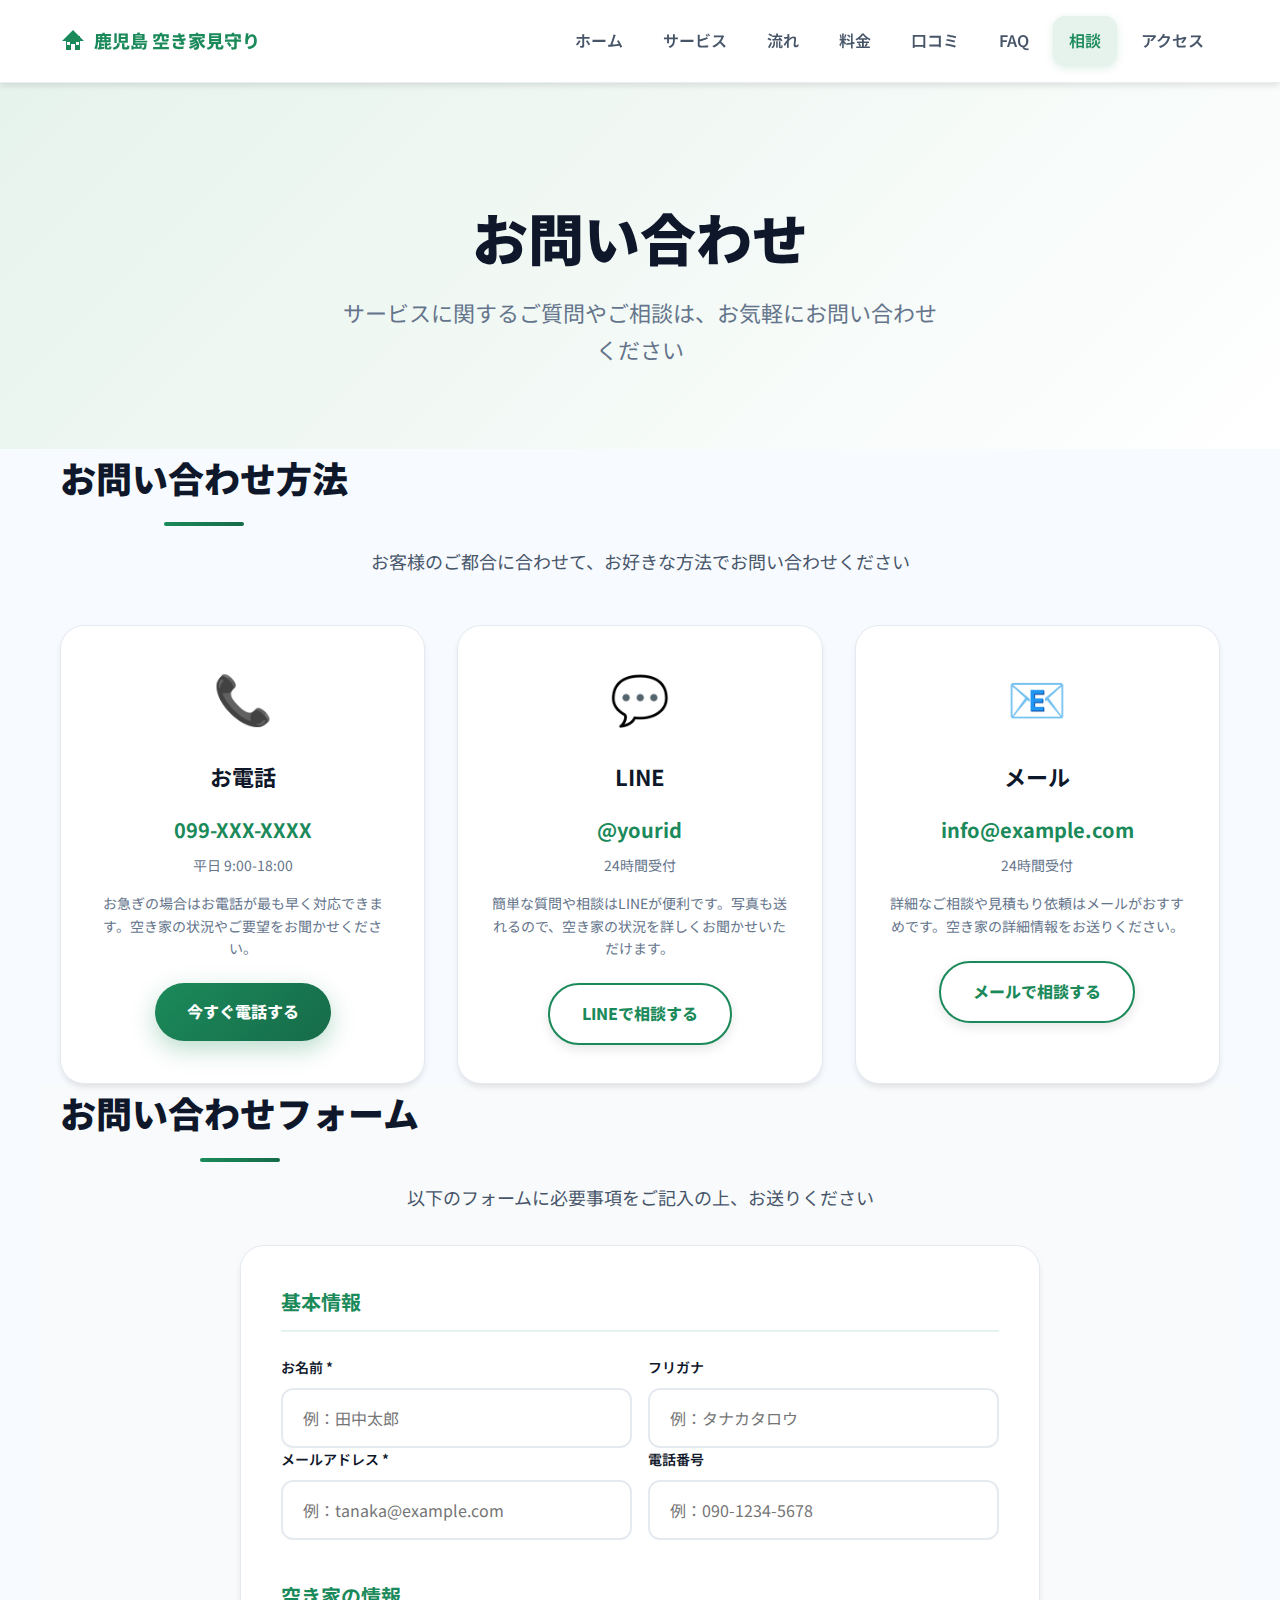
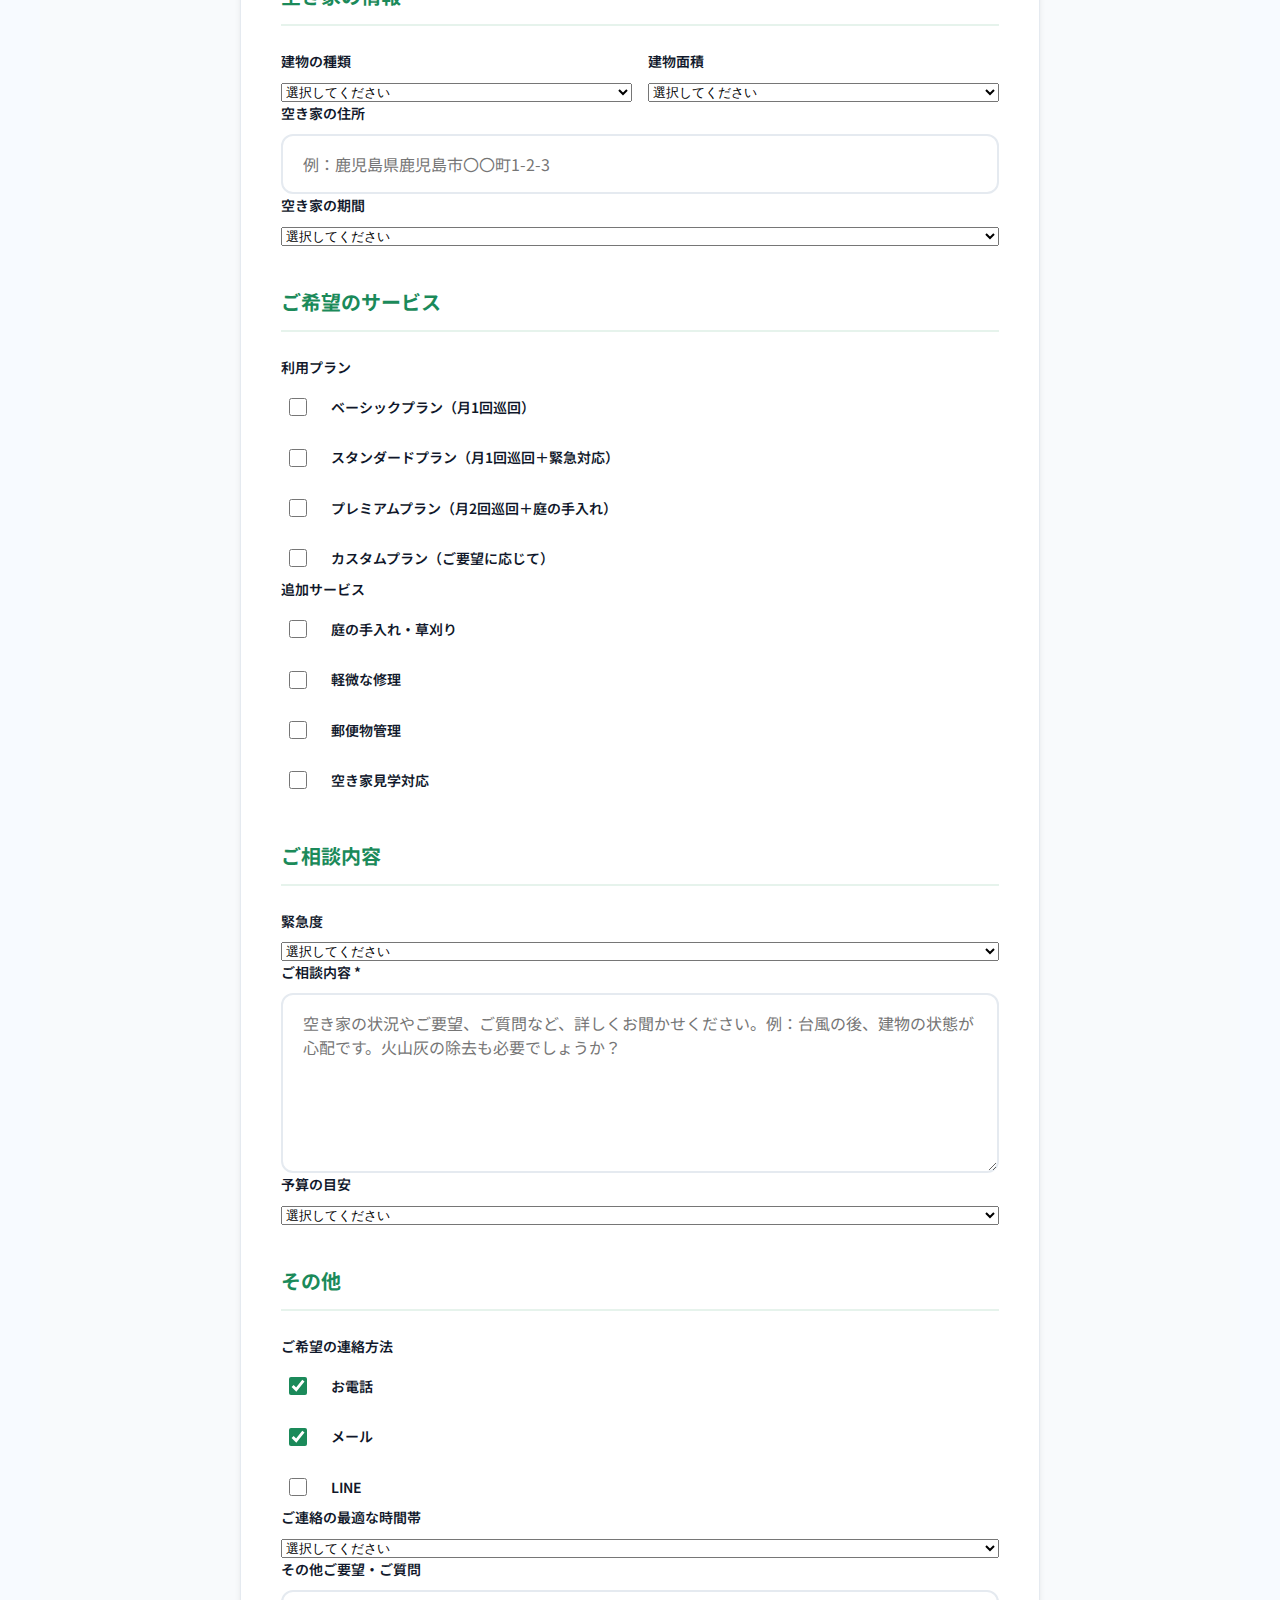
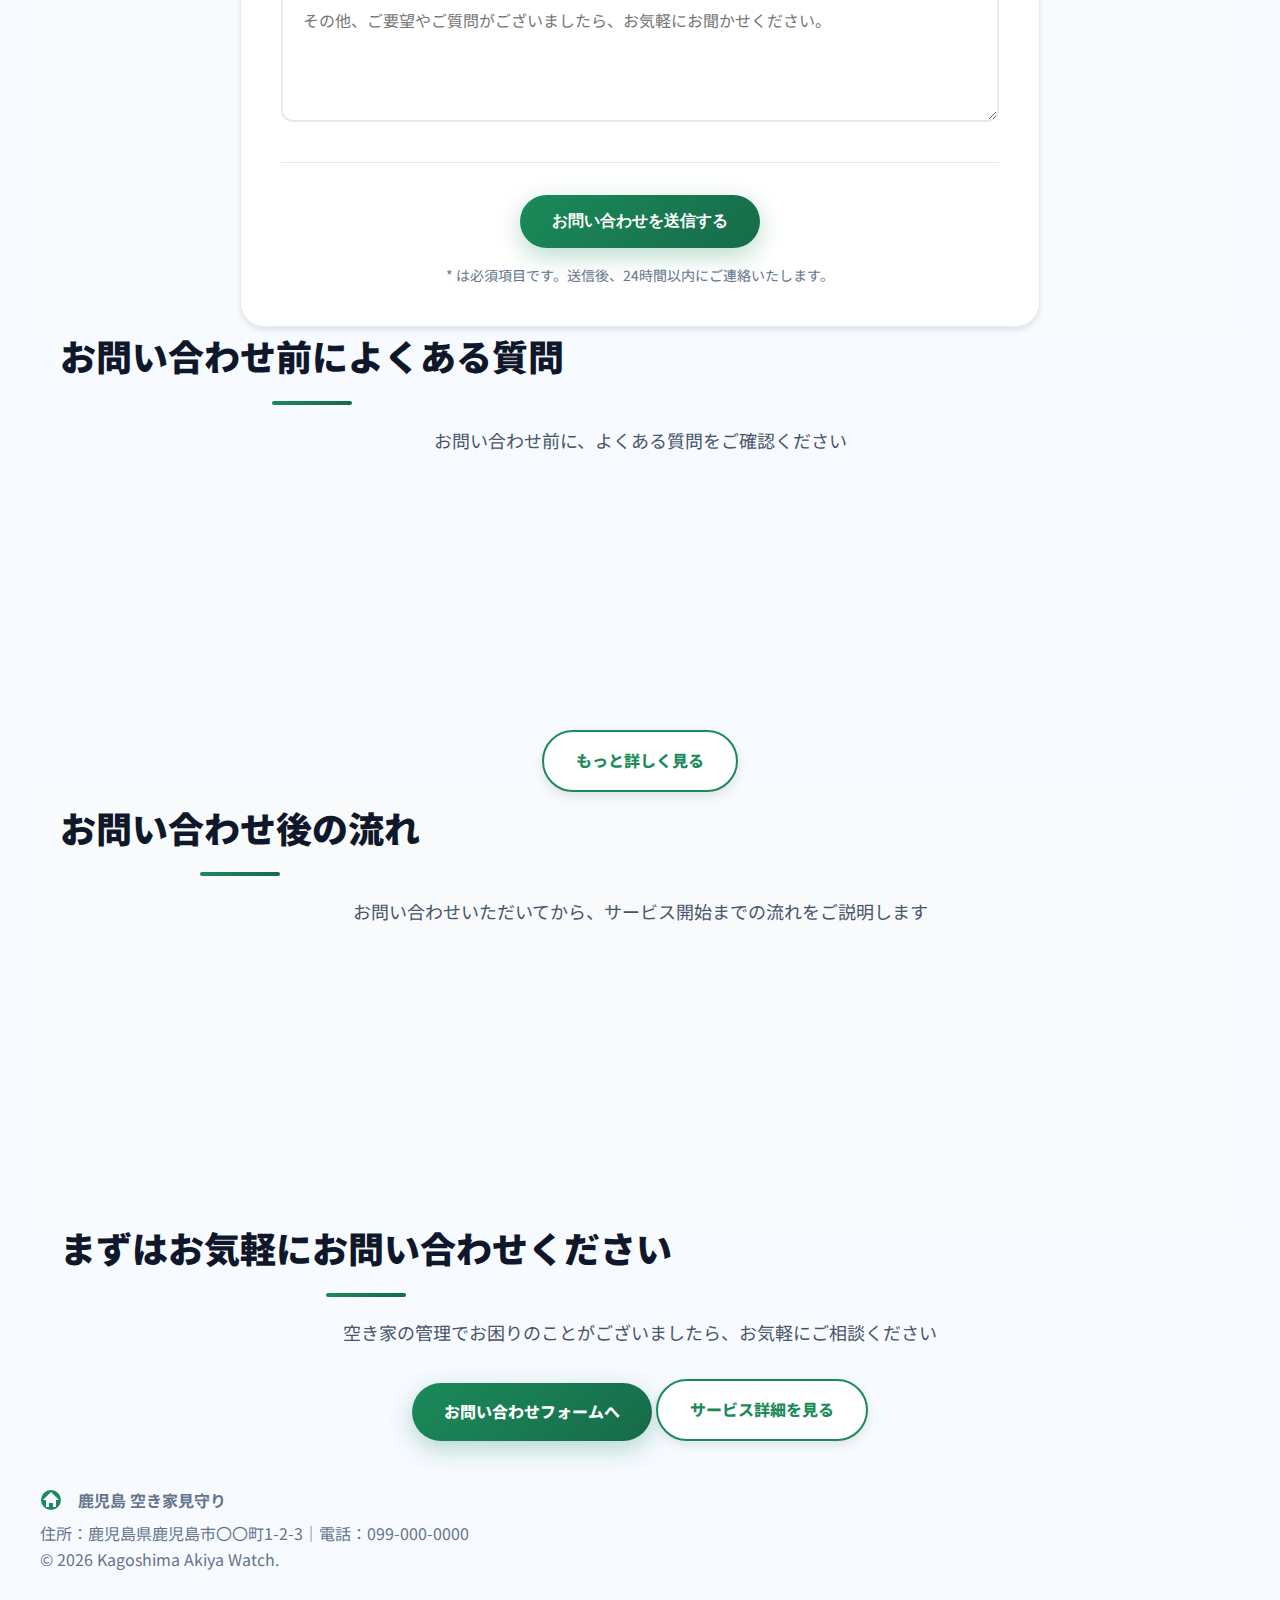
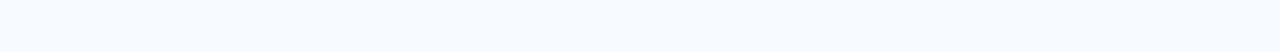
<file: contact.html>
<!DOCTYPE html>
<html lang="ja">
<head>
  <meta charset="utf-8">
  <meta name="viewport" content="width=device-width, initial-scale=1">
  <title>お問い合わせ｜鹿児島の空き家管理</title>
  <meta name="description" content="鹿児島の空き家管理サービスに関するお問い合わせ・ご相談はこちらから。無料相談・見積もりも承っております。">
  <link rel="stylesheet" href="assets/css/style.css">
  <link rel="preconnect" href="https://fonts.googleapis.com">
  <link rel="preconnect" href="https://fonts.gstatic.com" crossorigin>
  <link href="https://fonts.googleapis.com/css2?family=Noto+Sans+JP:wght@400;500;700;900&display=swap" rel="stylesheet">
</head>
<body data-page="contact">
  <div id="site-header"></div>

  <!-- ページヘッダー -->
  <section class="page-hero">
    <div class="container">
      <h1>お問い合わせ</h1>
      <p class="lead">サービスに関するご質問やご相談は、お気軽にお問い合わせください</p>
    </div>
  </section>

  <!-- お問い合わせ方法 -->
  <section class="sec container">
    <h2>お問い合わせ方法</h2>
    <p class="lead">お客様のご都合に合わせて、お好きな方法でお問い合わせください</p>
    
    <div class="contact-methods-main">
      <div class="contact-method-card reveal">
        <div class="method-icon">📞</div>
        <h3>お電話</h3>
        <div class="method-detail">
          <p class="phone-number">099-XXX-XXXX</p>
          <p class="phone-hours">平日 9:00-18:00</p>
          <p class="method-description">お急ぎの場合はお電話が最も早く対応できます。空き家の状況やご要望をお聞かせください。</p>
        </div>
        <a href="tel:099-XXX-XXXX" class="cta-btn primary">今すぐ電話する</a>
      </div>
      
      <div class="contact-method-card reveal">
        <div class="method-icon">💬</div>
        <h3>LINE</h3>
        <div class="method-detail">
          <p class="line-id">@yourid</p>
          <p class="line-hours">24時間受付</p>
          <p class="method-description">簡単な質問や相談はLINEが便利です。写真も送れるので、空き家の状況を詳しくお聞かせいただけます。</p>
        </div>
        <a href="https://line.me/ti/p/@yourid" target="_blank" rel="noopener" class="cta-btn secondary">LINEで相談する</a>
      </div>
      
      <div class="contact-method-card reveal">
        <div class="method-icon">📧</div>
        <h3>メール</h3>
        <div class="method-detail">
          <p class="email-address">info@example.com</p>
          <p class="email-hours">24時間受付</p>
          <p class="method-description">詳細なご相談や見積もり依頼はメールがおすすめです。空き家の詳細情報をお送りください。</p>
        </div>
        <a href="mailto:info@example.com" class="cta-btn secondary">メールで相談する</a>
      </div>
    </div>
  </section>

  <!-- お問い合わせフォーム -->
  <section class="sec container bg-light" id="form">
    <h2>お問い合わせフォーム</h2>
    <p class="lead">以下のフォームに必要事項をご記入の上、お送りください</p>
    
    <div class="contact-form-container">
      <form class="contact-form-main" action="#" method="POST">
        <div class="form-section">
          <h3>基本情報</h3>
          <div class="form-row">
            <div class="form-group">
              <label for="name">お名前 *</label>
              <input type="text" id="name" name="name" required placeholder="例：田中太郎">
            </div>
            <div class="form-group">
              <label for="kana">フリガナ</label>
              <input type="text" id="kana" name="kana" placeholder="例：タナカタロウ">
            </div>
          </div>
          
          <div class="form-row">
            <div class="form-group">
              <label for="email">メールアドレス *</label>
              <input type="email" id="email" name="email" required placeholder="例：tanaka@example.com">
            </div>
            <div class="form-group">
              <label for="phone">電話番号</label>
              <input type="tel" id="phone" name="phone" placeholder="例：090-1234-5678">
            </div>
          </div>
        </div>
        
        <div class="form-section">
          <h3>空き家の情報</h3>
          <div class="form-row">
            <div class="form-group">
              <label for="building-type">建物の種類</label>
              <select id="building-type" name="building-type">
                <option value="">選択してください</option>
                <option value="house">一戸建て</option>
                <option value="apartment">マンション・アパート</option>
                <option value="commercial">店舗・事務所</option>
                <option value="other">その他</option>
              </select>
            </div>
            <div class="form-group">
              <label for="building-size">建物面積</label>
              <select id="building-size" name="building-size">
                <option value="">選択してください</option>
                <option value="small">50㎡以下</option>
                <option value="medium">51㎡〜100㎡</option>
                <option value="large">101㎡〜200㎡</option>
                <option value="xlarge">201㎡以上</option>
                <option value="unknown">分からない</option>
              </select>
            </div>
          </div>
          
          <div class="form-group">
            <label for="address">空き家の住所</label>
            <input type="text" id="address" name="address" placeholder="例：鹿児島県鹿児島市〇〇町1-2-3">
          </div>
          
          <div class="form-group">
            <label for="vacant-period">空き家の期間</label>
            <select id="vacant-period" name="vacant-period">
              <option value="">選択してください</option>
              <option value="less-than-1year">1年未満</option>
              <option value="1-3years">1〜3年</option>
              <option value="3-5years">3〜5年</option>
              <option value="more-than-5years">5年以上</option>
              <option value="unknown">分からない</option>
            </select>
          </div>
        </div>
        
        <div class="form-section">
          <h3>ご希望のサービス</h3>
          <div class="form-group">
            <label>利用プラン</label>
            <div class="checkbox-group">
              <label class="checkbox-item">
                <input type="checkbox" name="plan" value="basic">
                <span class="checkmark"></span>
                ベーシックプラン（月1回巡回）
              </label>
              <label class="checkbox-item">
                <input type="checkbox" name="plan" value="standard">
                <span class="checkmark"></span>
                スタンダードプラン（月1回巡回＋緊急対応）
              </label>
              <label class="checkbox-item">
                <input type="checkbox" name="plan" value="premium">
                <span class="checkmark"></span>
                プレミアムプラン（月2回巡回＋庭の手入れ）
              </label>
              <label class="checkbox-item">
                <input type="checkbox" name="plan" value="custom">
                <span class="checkmark"></span>
                カスタムプラン（ご要望に応じて）
              </label>
            </div>
          </div>
          
          <div class="form-group">
            <label>追加サービス</label>
            <div class="checkbox-group">
              <label class="checkbox-item">
                <input type="checkbox" name="addon" value="garden">
                <span class="checkmark"></span>
                庭の手入れ・草刈り
              </label>
              <label class="checkbox-item">
                <input type="checkbox" name="addon" value="repair">
                <span class="checkmark"></span>
                軽微な修理
              </label>
              <label class="checkbox-item">
                <input type="checkbox" name="addon" value="mail">
                <span class="checkmark"></span>
                郵便物管理
              </label>
              <label class="checkbox-item">
                <input type="checkbox" name="addon" value="viewing">
                <span class="checkmark"></span>
                空き家見学対応
              </label>
            </div>
          </div>
        </div>
        
        <div class="form-section">
          <h3>ご相談内容</h3>
          <div class="form-group">
            <label for="urgency">緊急度</label>
            <select id="urgency" name="urgency">
              <option value="">選択してください</option>
              <option value="low">特に急がない</option>
              <option value="medium">1ヶ月以内に開始したい</option>
              <option value="high">2週間以内に開始したい</option>
              <option value="urgent">1週間以内に開始したい</option>
            </select>
          </div>
          
          <div class="form-group">
            <label for="message">ご相談内容 *</label>
            <textarea id="message" name="message" rows="6" required placeholder="空き家の状況やご要望、ご質問など、詳しくお聞かせください。例：台風の後、建物の状態が心配です。火山灰の除去も必要でしょうか？"></textarea>
          </div>
          
          <div class="form-group">
            <label for="budget">予算の目安</label>
            <select id="budget" name="budget">
              <option value="">選択してください</option>
              <option value="under-10000">月額10,000円以下</option>
              <option value="10000-15000">月額10,000円〜15,000円</option>
              <option value="15000-20000">月額15,000円〜20,000円</option>
              <option value="over-20000">月額20,000円以上</option>
              <option value="unknown">分からない</option>
            </select>
          </div>
        </div>
        
        <div class="form-section">
          <h3>その他</h3>
          <div class="form-group">
            <label>ご希望の連絡方法</label>
            <div class="checkbox-group">
              <label class="checkbox-item">
                <input type="checkbox" name="contact-method" value="phone" checked>
                <span class="checkmark"></span>
                お電話
              </label>
              <label class="checkbox-item">
                <input type="checkbox" name="contact-method" value="email" checked>
                <span class="checkmark"></span>
                メール
              </label>
              <label class="checkbox-item">
                <input type="checkbox" name="contact-method" value="line">
                <span class="checkmark"></span>
                LINE
              </label>
            </div>
          </div>
          
          <div class="form-group">
            <label for="best-time">ご連絡の最適な時間帯</label>
            <select id="best-time" name="best-time">
              <option value="">選択してください</option>
              <option value="morning">午前中（9:00-12:00）</option>
              <option value="afternoon">午後（13:00-17:00）</option>
              <option value="evening">夕方（17:00-19:00）</option>
              <option value="anytime">いつでも</option>
            </select>
          </div>
          
          <div class="form-group">
            <label for="additional-info">その他ご要望・ご質問</label>
            <textarea id="additional-info" name="additional-info" rows="4" placeholder="その他、ご要望やご質問がございましたら、お気軽にお聞かせください。"></textarea>
          </div>
        </div>
        
        <div class="form-submit">
          <button type="submit" class="cta-btn primary">お問い合わせを送信する</button>
          <p class="form-note">* は必須項目です。送信後、24時間以内にご連絡いたします。</p>
        </div>
      </form>
    </div>
  </section>

  <!-- よくある質問 -->
  <section class="sec container">
    <h2>お問い合わせ前によくある質問</h2>
    <p class="lead">お問い合わせ前に、よくある質問をご確認ください</p>
    
    <div class="faq-preview">
      <div class="faq-item reveal">
        <div class="faq-q">
          <span>Q. 見積もりは無料ですか？</span>
          <span class="faq-icon">+</span>
        </div>
        <div class="faq-a">
          <p>はい、見積もりは完全無料です。空き家の状況を確認し、最適なプランをご提案いたします。</p>
        </div>
      </div>
      
      <div class="faq-item reveal">
        <div class="faq-q">
          <span>Q. 対応エリアはどこですか？</span>
          <span class="faq-icon">+</span>
        </div>
        <div class="faq-a">
          <p>鹿児島県内全域に対応しています。鹿児島市、霧島市、姶良市、薩摩川内市など、県内の空き家管理を承っております。</p>
        </div>
      </div>
      
      <div class="faq-item reveal">
        <div class="faq-q">
          <span>Q. 契約期間はどのくらいですか？</span>
          <span class="faq-icon">+</span>
        </div>
        <div class="faq-a">
          <p>最低契約期間は3ヶ月です。その後は月単位で更新可能です。解約は1ヶ月前までにお申し出ください。</p>
        </div>
      </div>
    </div>
    
    <div class="text-center">
      <a href="faq.html" class="cta-btn secondary">もっと詳しく見る</a>
    </div>
  </section>

  <!-- お問い合わせ後の流れ -->
  <section class="sec container bg-light">
    <h2>お問い合わせ後の流れ</h2>
    <p class="lead">お問い合わせいただいてから、サービス開始までの流れをご説明します</p>
    
    <div class="contact-flow">
      <div class="flow-step reveal">
        <div class="step-number">01</div>
        <h3>お問い合わせ受付</h3>
        <p>フォームやお電話でお問い合わせいただきます。24時間以内にご連絡いたします。</p>
      </div>
      
      <div class="flow-step reveal">
        <div class="step-number">02</div>
        <h3>詳細ヒアリング</h3>
        <p>空き家の状況やご要望について、詳しくお聞かせください。</p>
      </div>
      
      <div class="flow-step reveal">
        <div class="step-number">03</div>
        <h3>現地確認・見積もり</h3>
        <p>空き家の現地を確認し、最適なサービスプランと料金をご提案いたします。</p>
      </div>
      
      <div class="flow-step reveal">
        <div class="step-number">04</div>
        <h3>契約・サービス開始</h3>
        <p>サービス内容と料金にご納得いただけましたら、契約書にサインしていただき、サービスを開始いたします。</p>
      </div>
    </div>
  </section>

  <!-- お問い合わせ -->
  <section class="sec container">
    <h2>まずはお気軽にお問い合わせください</h2>
    <p class="lead">空き家の管理でお困りのことがございましたら、お気軽にご相談ください</p>
    <div class="text-center">
      <a href="#form" class="cta-btn primary">お問い合わせフォームへ</a>
      <a href="service.html" class="cta-btn secondary">サービス詳細を見る</a>
    </div>
  </section>

  <button class="to-top" id="toTop" aria-label="上へ">↑</button>
  <div id="site-footer"></div>
  <script src="assets/js/site.js"></script>
</body>
</html>
</file>
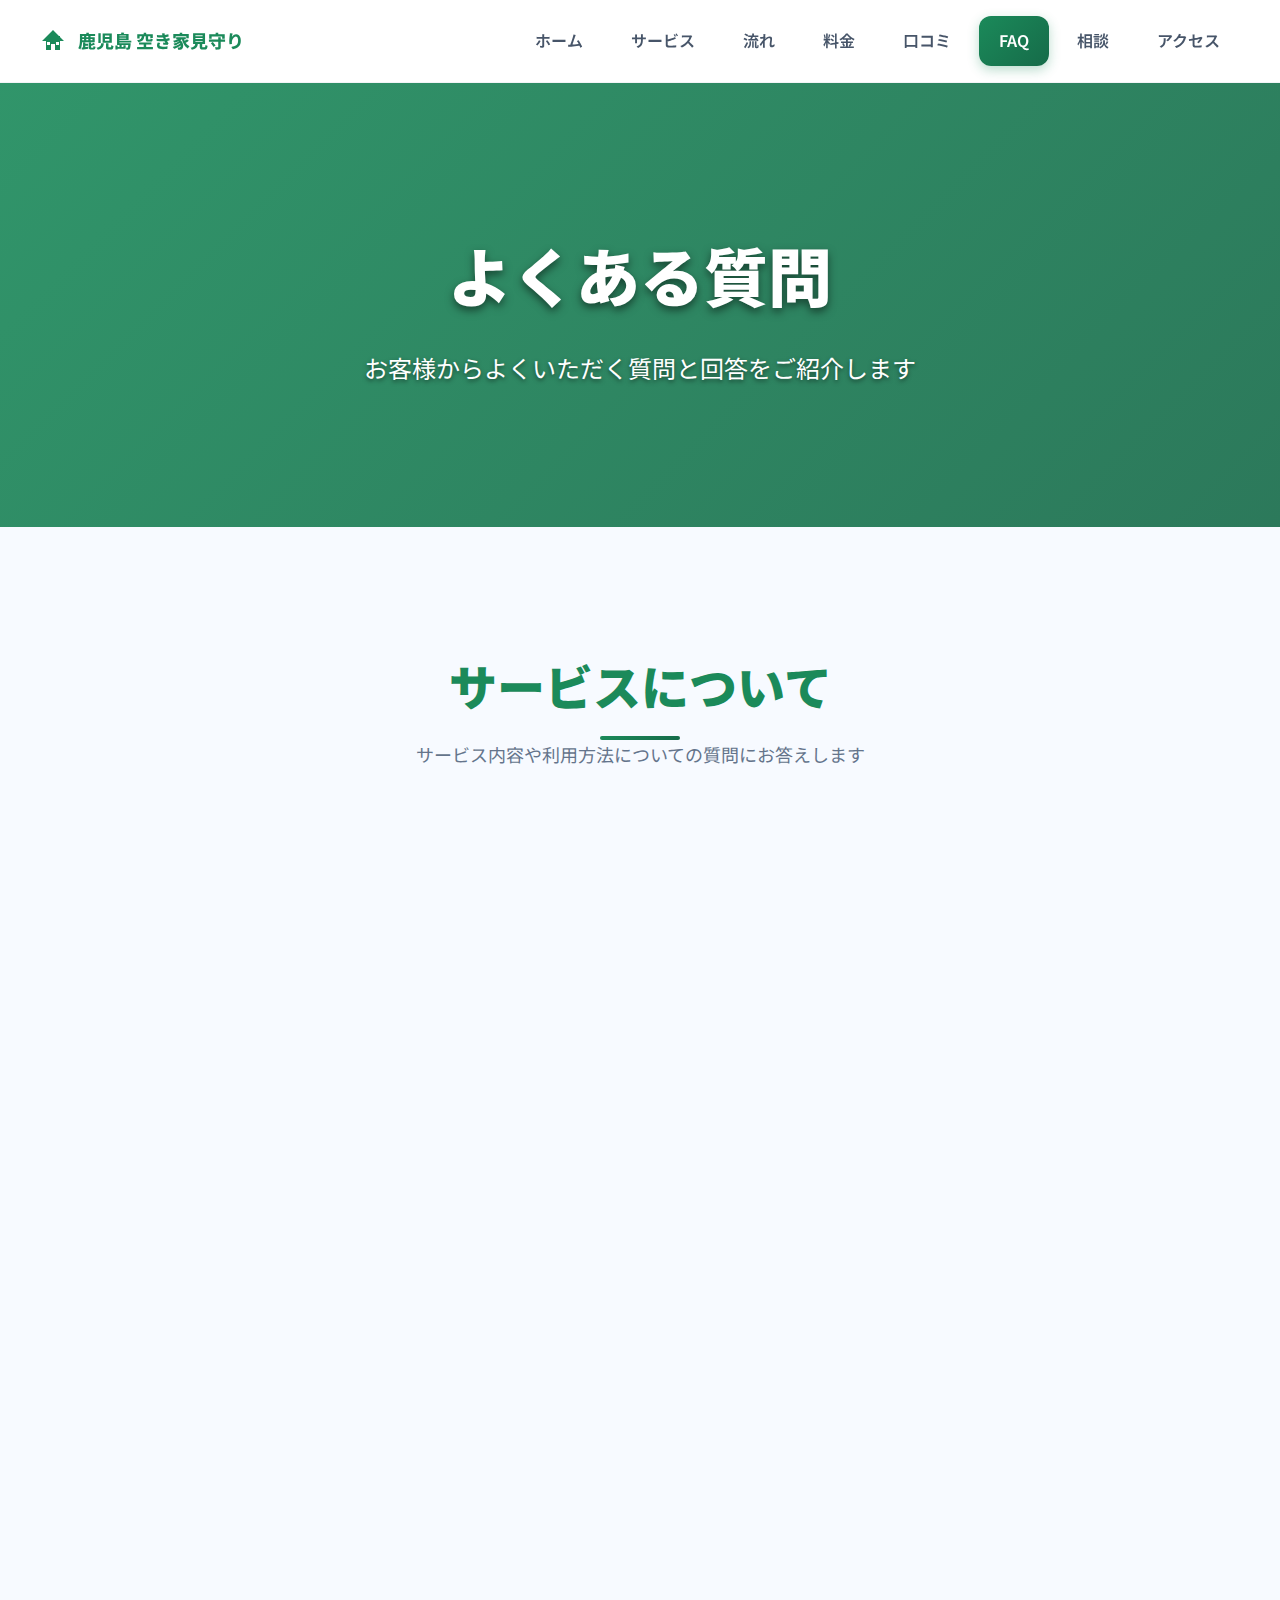
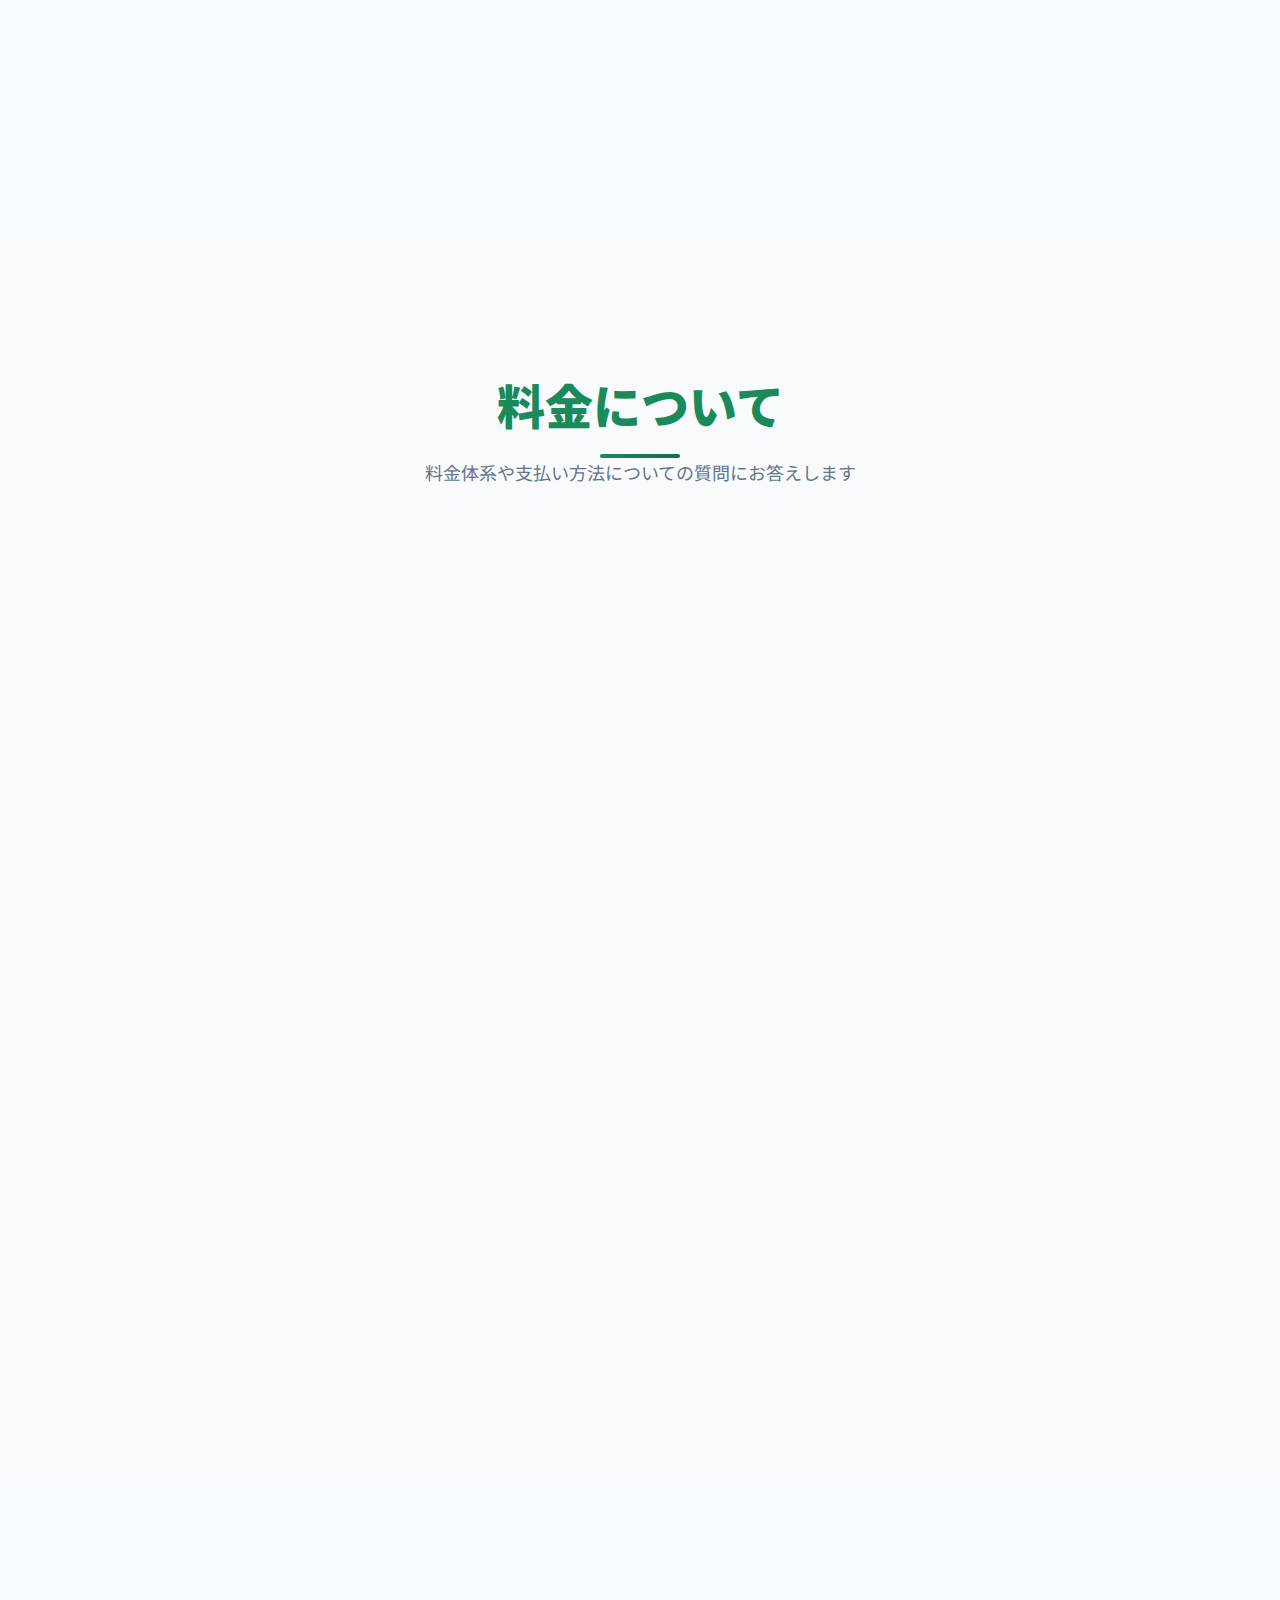
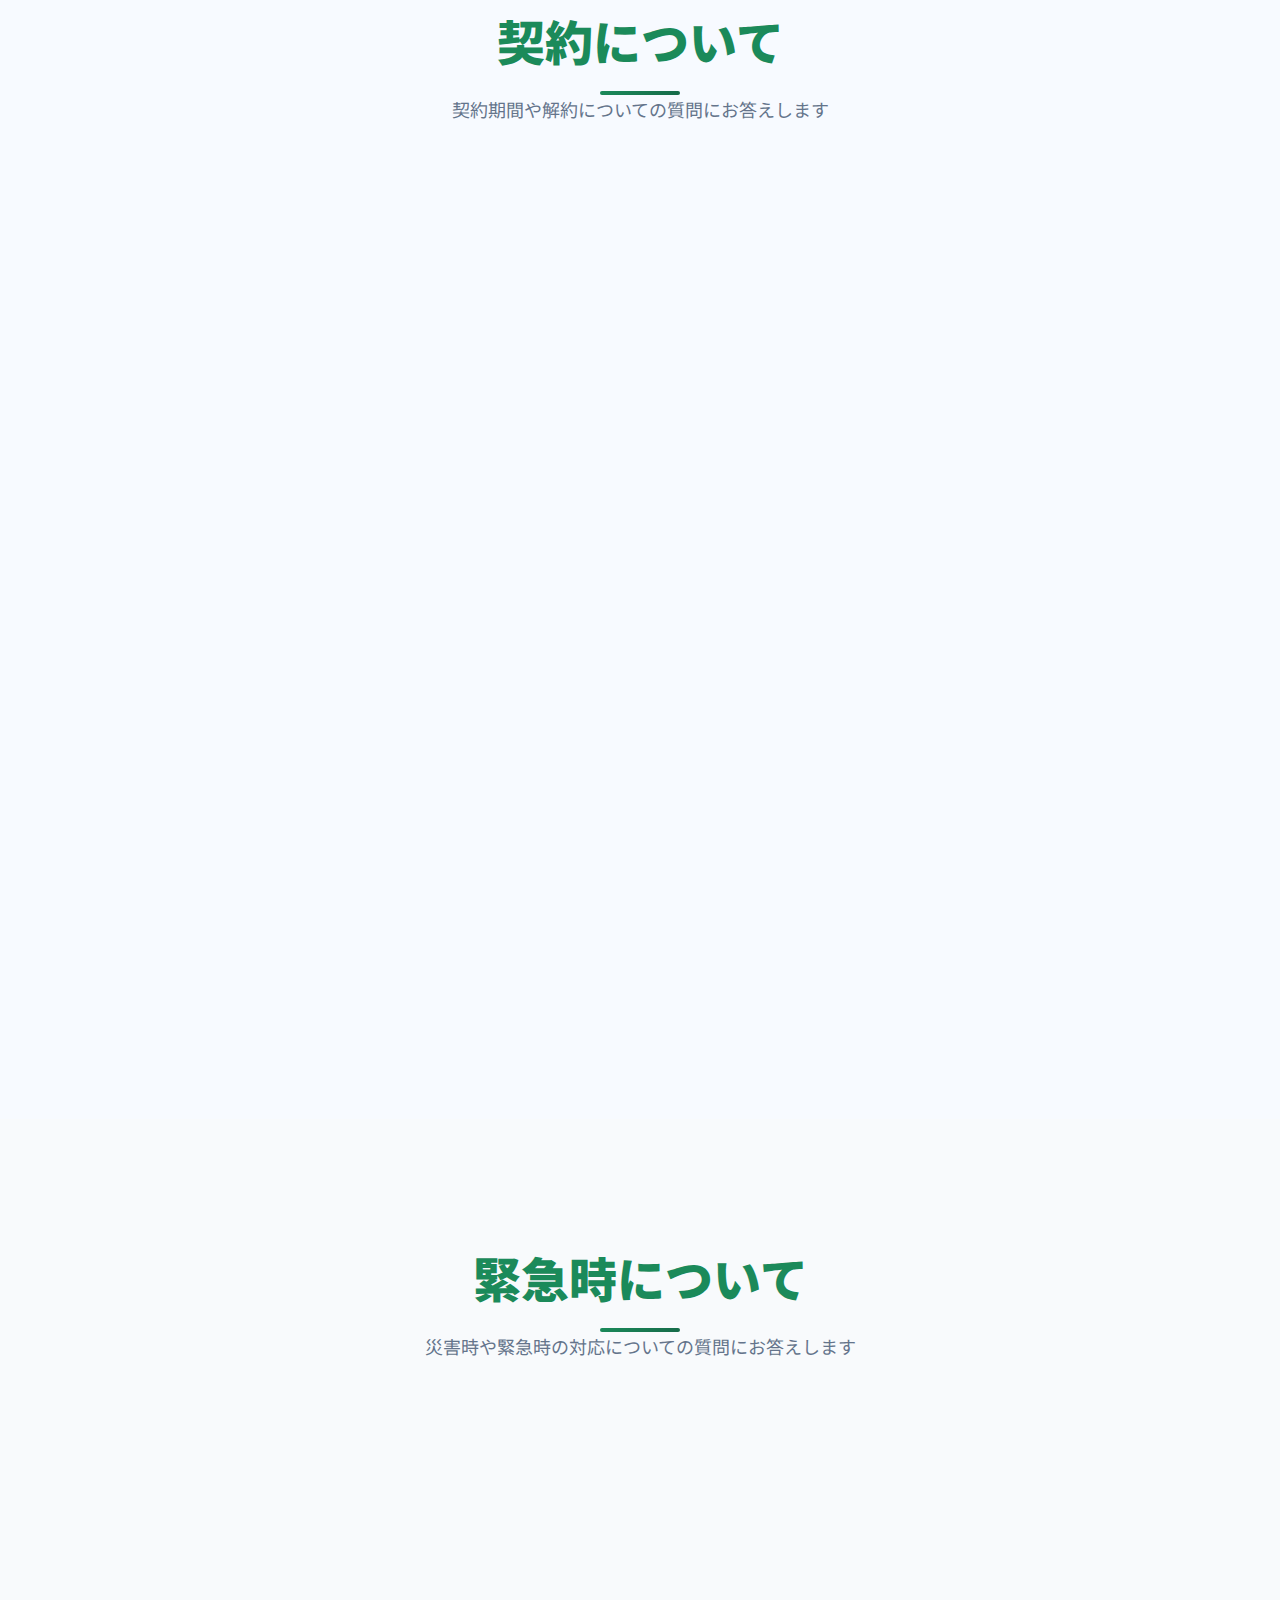
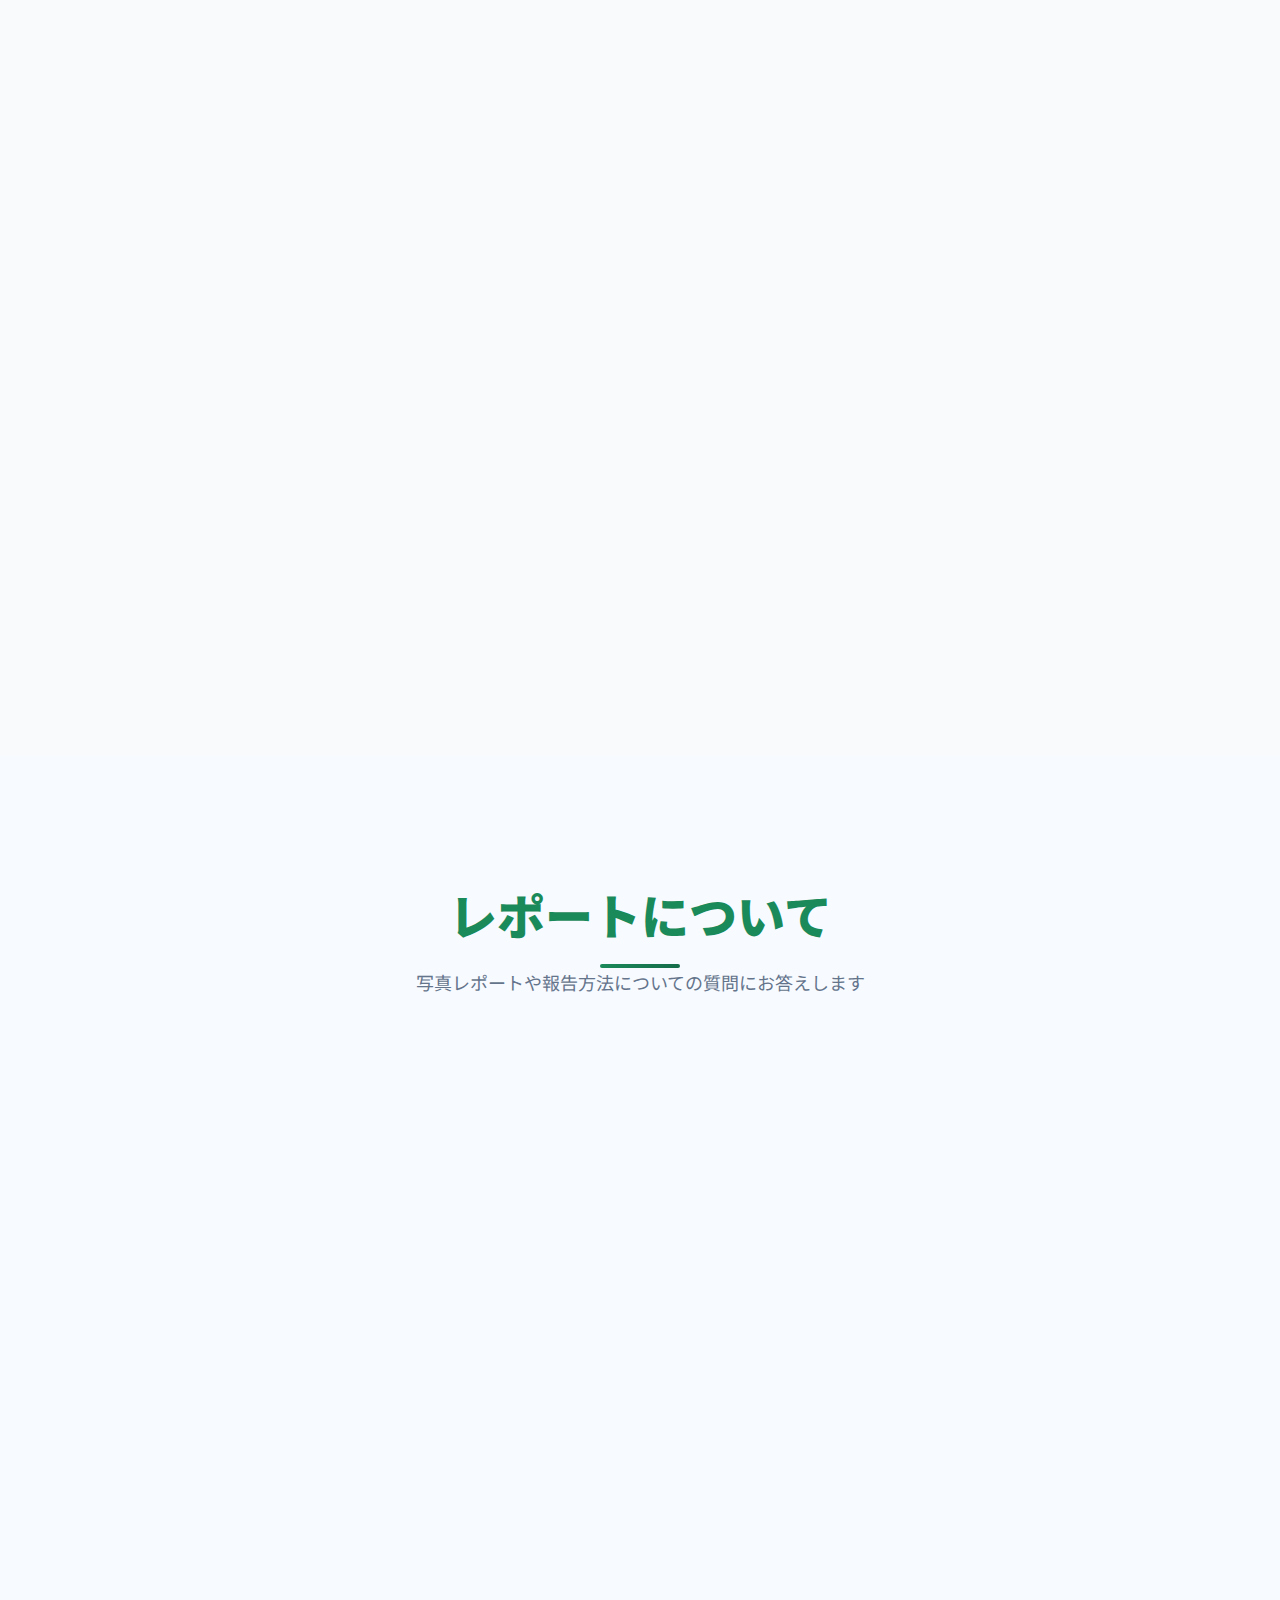
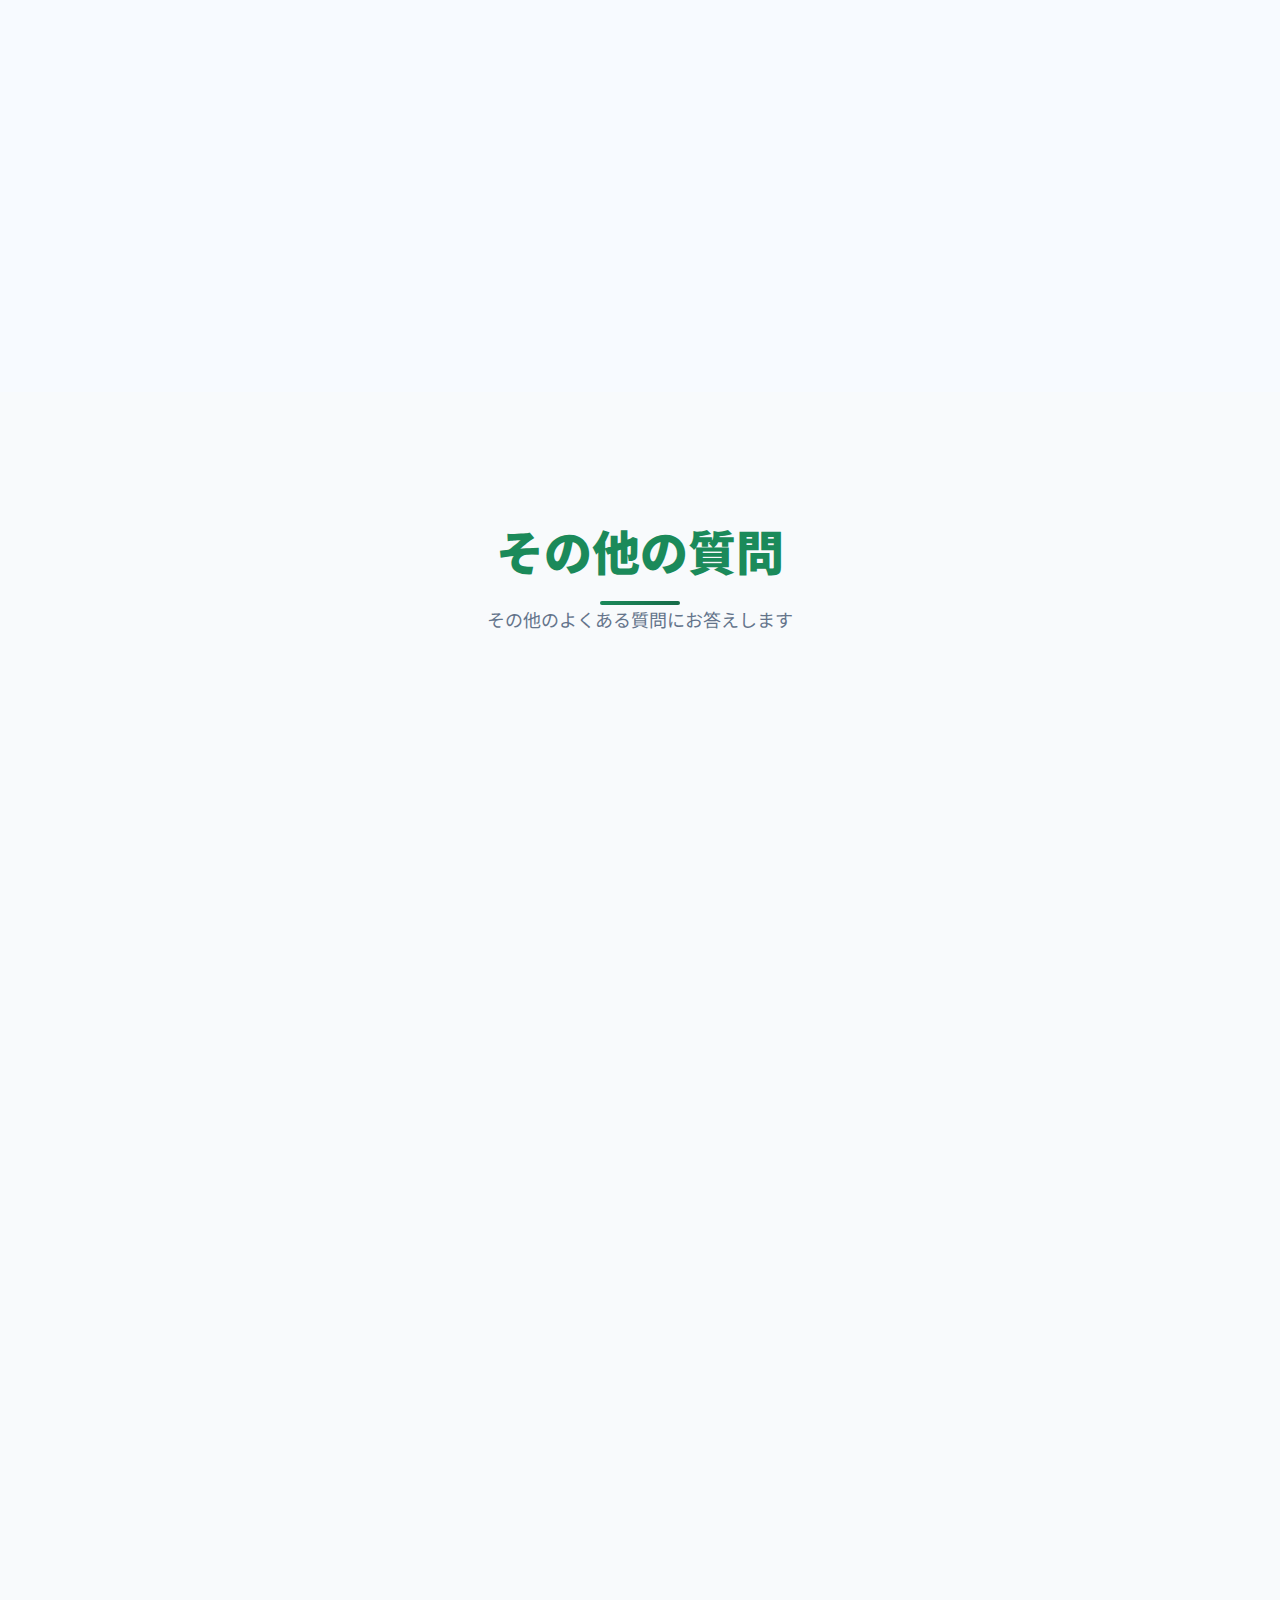
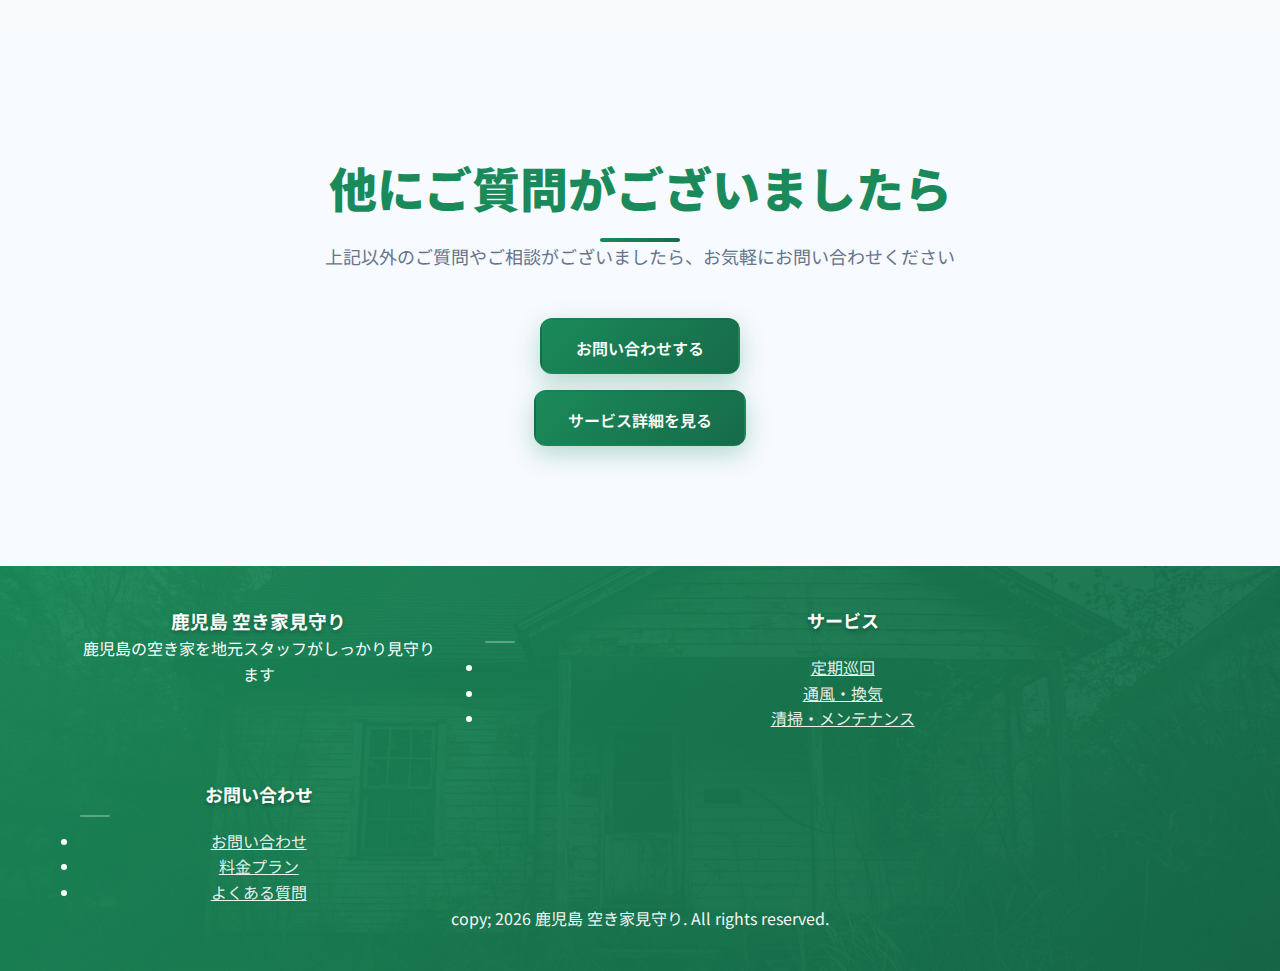
<file: faq.html>
<!DOCTYPE html>
<html lang="ja">
<head>
    <meta charset="utf-8">
    <meta name="viewport" content="width=device-width, initial-scale=1">
    <title>よくある質問｜鹿児島の空き家管理</title>
    <meta name="description" content="鹿児島の空き家管理サービスに関するよくある質問と回答をご紹介。サービス内容、料金、契約など、お客様の疑問にお答えします。">
    <link rel="stylesheet" href="assets/css/style-minimal.css">
    <link rel="preconnect" href="https://fonts.googleapis.com">
    <link rel="preconnect" href="https://fonts.gstatic.com" crossorigin>
    <link href="https://fonts.googleapis.com/css2?family=Noto+Sans+JP:wght@400;500;700;900&display=swap" rel="stylesheet">
</head>
<body data-page="faq">
    <!-- ヘッダー -->
    <header>
      <div class="nav">
        <div class="logo">
          <a href="index.html">
            <img src="assets/logo/akiya_logo_mokumoku.svg" alt="鹿児島 空き家見守り" width="26" height="26">
            <span>鹿児島 空き家見守り</span>
          </a>
        </div>
        <nav aria-label="主要ナビゲーション" class="desktop-nav">
          <a href="index.html">ホーム</a>
          <a href="service.html">サービス</a>
          <a href="process.html">流れ</a>
          <a href="pricing.html">料金</a>
          <a href="voices.html">口コミ</a>
          <a href="faq.html">FAQ</a>
          <a href="contact.html">相談</a>
          <a href="access.html">アクセス</a>
        </nav>
        
        <!-- モバイルメニューボタン -->
        <button class="mobile-menu-btn" aria-label="メニューを開く">
          <span></span>
          <span></span>
          <span></span>
        </button>
        
        <!-- モバイルメニュー -->
        <nav class="mobile-nav" aria-label="モバイルナビゲーション">
          <a href="index.html">ホーム</a>
          <a href="service.html">サービス</a>
          <a href="process.html">流れ</a>
          <a href="pricing.html">料金</a>
          <a href="voices.html">口コミ</a>
          <a href="faq.html">FAQ</a>
          <a href="contact.html">相談</a>
          <a href="access.html">アクセス</a>
        </nav>
      </div>
    </header>

    <!-- ページヘッダー -->
    <section class="page-hero">
      <div class="container">
        <h1>よくある質問</h1>
        <p class="lead">お客様からよくいただく質問と回答をご紹介します</p>
      </div>
    </section>

    <!-- サービスについて -->
    <section class="sec container">
      <h2>サービスについて</h2>
      <p class="lead">サービス内容や利用方法についての質問にお答えします</p>
      
      <div class="faq-grid">
        <div class="faq-item reveal">
          <div class="faq-q">
            <span>Q. どのような空き家に対応していますか？</span>
            <span class="faq-icon">+</span>
          </div>
          <div class="faq-a">
            <p>一戸建て、マンション、アパート、店舗など、様々な建物に対応しています。建物の種類や規模に応じて、最適なサービスプランをご提案いたします。</p>
            <p>ただし、以下の場合は事前にご相談ください：</p>
            <ul>
              <li>建物が倒壊の危険がある場合</li>
              <li>有害物質が含まれている場合</li>
              <li>法的な問題がある場合</li>
            </ul>
          </div>
        </div>
        
        <div class="faq-item reveal">
          <div class="faq-q">
            <span>Q. 巡回の時間は決まっていますか？</span>
            <span class="faq-icon">+</span>
          </div>
          <div class="faq-a">
            <p>基本的に平日の9:00-17:00の間で巡回いたします。ご希望の時間帯があれば、可能な限り調整いたします。</p>
            <p>緊急時や特別なご要望がある場合は、時間外でも対応いたしますので、お気軽にご相談ください。</p>
          </div>
        </div>
        
        <div class="faq-item reveal">
          <div class="faq-q">
            <span>Q. 巡回の際に立ち会いは必要ですか？</span>
            <span class="faq-icon">+</span>
          </div>
          <div class="faq-a">
            <p>立ち会いは不要です。ご不在でも安心して巡回いたします。何か問題があれば、すぐにご連絡いたします。</p>
            <p>初回巡回時のみ、可能であれば立ち会いをお願いしたい場合があります。建物の状況やご要望を詳しくお聞かせいただくためです。</p>
          </div>
        </div>
        
        <div class="faq-item reveal">
          <div class="faq-q">
            <span>Q. 火山灰の除去は含まれていますか？</span>
            <span class="faq-icon">+</span>
          </div>
          <div class="faq-a">
            <p>スタンダードプラン以上で火山灰の除去に対応しています。ベーシックプランでも軽微な清掃は含まれています。</p>
            <p>火山灰の量が多い場合は、追加料金が発生する場合があります。事前に状況を確認させていただき、料金をご案内いたします。</p>
          </div>
        </div>
      </div>
    </section>

    <!-- 料金について -->
    <section class="sec container bg-light">
      <h2>料金について</h2>
      <p class="lead">料金体系や支払い方法についての質問にお答えします</p>
      
      <div class="faq-grid">
        <div class="faq-item reveal">
          <div class="faq-q">
            <span>Q. 料金は建物の大きさで変わりますか？</span>
            <span class="faq-icon">+</span>
          </div>
          <div class="faq-a">
            <p>はい、建物の面積によって料金が変わります。ベーシックプランは50㎡以下、スタンダードプランは100㎡以下が目安です。</p>
            <p>建物の規模が大きい場合は、巡回時間や作業量が増えるため、料金を調整させていただきます。まずは現地確認を行い、正確な料金をご案内いたします。</p>
          </div>
        </div>
        
        <div class="faq-item reveal">
          <div class="faq-q">
            <span>Q. 追加の巡回は可能ですか？</span>
            <span class="faq-icon">+</span>
          </div>
          <div class="faq-a">
            <p>はい、可能です。追加巡回は1回につき¥3,000〜で承っております。ご希望の際は事前にご連絡ください。</p>
            <p>台風や地震などの災害後、追加巡回が必要な場合は、緊急対応として優先的に対応いたします。</p>
          </div>
        </div>
        
        <div class="faq-item reveal">
          <div class="faq-q">
            <span>Q. 年額契約の解約は可能ですか？</span>
            <span class="faq-icon">+</span>
          </div>
          <div class="faq-a">
            <p>はい、可能です。年額契約でも1ヶ月前までにお申し出いただければ、解約していただけます。</p>
            <p>解約手続きは簡単で、お電話やメールでご連絡いただければ、すぐに手続きを進めさせていただきます。</p>
          </div>
        </div>
        
        <div class="faq-item reveal">
          <div class="faq-q">
            <span>Q. 緊急時の追加料金はありますか？</span>
            <span class="faq-icon">+</span>
          </div>
          <div class="faq-a">
            <p>スタンダードプラン以上では、緊急時の対応料金は含まれています。ベーシックプランの場合は別途料金が発生します。</p>
            <p>緊急時の料金は、状況に応じて調整いたします。まずは状況確認から始め、必要に応じて料金をご案内いたします。</p>
          </div>
        </div>
      </div>
    </section>

    <!-- 契約について -->
    <section class="sec container">
      <h2>契約について</h2>
      <p class="lead">契約期間や解約についての質問にお答えします</p>
      
      <div class="faq-grid">
        <div class="faq-item reveal">
          <div class="faq-q">
            <span>Q. 契約期間はどのくらいですか？</span>
            <span class="faq-icon">+</span>
          </div>
          <div class="faq-a">
            <p>最低契約期間は3ヶ月です。その後は月単位で更新可能です。解約は1ヶ月前までにお申し出ください。</p>
            <p>長期でご利用いただく場合は、年額契約もございます。年額契約の場合は、月額の10%OFFでご利用いただけます。</p>
          </div>
        </div>
        
        <div class="faq-item reveal">
          <div class="faq-q">
            <span>Q. 鍵の管理はどうなっていますか？</span>
            <span class="faq-icon">+</span>
          </div>
          <div class="faq-a">
            <p>鍵は厳重に管理し、巡回時のみ使用いたします。紛失や複製の心配はありません。</p>
            <p>鍵の受け渡しは、契約時に直接お会いして行います。郵送での受け渡しは行っておりません。</p>
          </div>
        </div>
        
        <div class="faq-item reveal">
          <div class="faq-q">
            <span>Q. 複数の空き家を管理できますか？</span>
            <span class="faq-icon">+</span>
          </div>
          <div class="faq-a">
            <p>はい、可能です。複数の空き家がある場合は、それぞれに適したプランをご提案いたします。</p>
            <p>複数物件でご利用いただく場合は、割引制度もございます。詳しくはお問い合わせください。</p>
          </div>
        </div>
        
        <div class="faq-item reveal">
          <div class="faq-q">
            <span>Q. 契約書は必要ですか？</span>
            <span class="faq-icon">+</span>
          </div>
          <div class="faq-a">
            <p>はい、サービス内容と料金を明確にするため、契約書を作成いたします。</p>
            <p>契約書には、サービス内容、料金、契約期間、解約条件などが記載されています。ご不明な点があれば、お気軽にお尋ねください。</p>
          </div>
        </div>
      </div>
    </section>

    <!-- 緊急時について -->
    <section class="sec container bg-light">
      <h2>緊急時について</h2>
      <p class="lead">災害時や緊急時の対応についての質問にお答えします</p>
      
      <div class="faq-grid">
        <div class="faq-item reveal">
          <div class="faq-q">
            <span>Q. 緊急時はどのくらいで対応してくれますか？</span>
            <span class="faq-icon">+</span>
          </div>
          <div class="faq-a">
            <p>台風や地震などの災害後は、状況に応じて即日〜3日以内に確認いたします。緊急度に応じて優先順位をつけて対応いたします。</p>
            <p>災害の規模が大きい場合は、地域全体の状況を確認してから、順次対応させていただきます。</p>
          </div>
        </div>
        
        <div class="faq-item reveal">
          <div class="faq-q">
            <span>Q. 緊急時の連絡方法は？</span>
            <span class="faq-icon">+</span>
          </div>
          <div class="faq-a">
            <p>緊急時は、お電話やLINEでご連絡いただくか、当社からも状況をお知らせいたします。</p>
            <p>災害時は電話がつながりにくい場合がありますので、LINEでの連絡も併せてご利用ください。</p>
          </div>
        </div>
        
        <div class="faq-item reveal">
          <div class="faq-q">
            <span>Q. 応急処置は行ってくれますか？</span>
            <span class="faq-icon">+</span>
          </div>
          <div class="faq-a">
            <p>軽微な応急処置であれば対応いたします。雨漏りや窓ガラスの破損など、簡単な修理作業を行います。</p>
            <p>大規模な修理が必要な場合は、専門業者をご紹介いたします。</p>
          </div>
        </div>
        
        <div class="faq-item reveal">
          <div class="faq-q">
            <span>Q. 保険の手続きは対応してくれますか？</span>
            <span class="faq-icon">+</span>
          </div>
          <div class="faq-a">
            <p>保険の手続きは、お客様ご自身で行っていただく必要があります。</p>
            <p>ただし、被害状況の写真やレポートは、保険申請の際の資料としてご利用いただけます。</p>
          </div>
        </div>
      </div>
    </section>

    <!-- レポートについて -->
    <section class="sec container">
      <h2>レポートについて</h2>
      <p class="lead">写真レポートや報告方法についての質問にお答えします</p>
      
      <div class="faq-grid">
        <div class="faq-item reveal">
          <div class="faq-q">
            <span>Q. レポートはどのように受け取れますか？</span>
            <span class="faq-icon">+</span>
          </div>
          <div class="faq-a">
            <p>巡回後、24時間以内にクラウド上で写真付きレポートをお送りします。スマホやパソコンでいつでも確認できます。</p>
            <p>レポートには、建物の状態、作業内容、注意点などが詳しく記載されています。</p>
          </div>
        </div>
        
        <div class="faq-item reveal">
          <div class="faq-q">
            <span>Q. 写真の枚数は決まっていますか？</span>
            <span class="faq-icon">+</span>
          </div>
          <div class="faq-a">
            <p>プランによって写真の枚数が決まっています。ベーシックプランは10枚、スタンダードプランは15枚、プレミアムプランは20枚です。</p>
            <p>問題がある場合は、追加で写真を撮影し、詳しく報告いたします。</p>
          </div>
        </div>
        
        <div class="faq-item reveal">
          <div class="faq-q">
            <span>Q. レポートの保存期間は？</span>
            <span class="faq-icon">+</span>
          </div>
          <div class="faq-a">
            <p>レポートは1年間保存いたします。過去のレポートもいつでも確認できます。</p>
            <p>長期保存が必要な場合は、お客様のパソコンにダウンロードしていただくことも可能です。</p>
          </div>
        </div>
        
        <div class="faq-item reveal">
          <div class="faq-q">
            <span>Q. レポートの内容を変更できますか？</span>
            <span class="faq-icon">+</span>
          </div>
          <div class="faq-a">
            <p>レポートの内容は、お客様のご要望に応じて調整いたします。</p>
            <p>特定の項目を詳しく知りたい、写真を追加で撮影してほしいなど、ご希望があればお気軽にお申し付けください。</p>
          </div>
        </div>
      </div>
    </section>

    <!-- その他の質問 -->
    <section class="sec container bg-light">
      <h2>その他の質問</h2>
      <p class="lead">その他のよくある質問にお答えします</p>
      
      <div class="faq-grid">
        <div class="faq-item reveal">
          <div class="faq-q">
            <span>Q. スタッフの資格はありますか？</span>
            <span class="faq-icon">+</span>
          </div>
          <div class="faq-a">
            <p>はい、安全作業のための資格を取得したスタッフが巡回いたします。</p>
            <p>高所作業や電気工事が必要な場合は、専門資格を持つスタッフが対応いたします。</p>
          </div>
        </div>
        
        <div class="faq-item reveal">
          <div class="faq-q">
            <span>Q. 近隣への配慮はしていますか？</span>
            <span class="faq-icon">+</span>
          </div>
          <div class="faq-a">
            <p>はい、近隣への配慮を徹底しています。巡回時は静かに作業し、ご迷惑をおかけしないよう注意しています。</p>
            <p>必要に応じて、近隣の方への挨拶も行います。</p>
          </div>
        </div>
        
        <div class="faq-item reveal">
          <div class="faq-q">
            <span>Q. 対応エリアはどこですか？</span>
            <span class="faq-icon">+</span>
          </div>
          <div class="faq-a">
            <p>鹿児島県内全域に対応しています。鹿児島市、霧島市、姶良市、薩摩川内市など、県内の空き家管理を承っております。</p>
            <p>遠方の場合は、交通費が別途発生する場合があります。</p>
          </div>
        </div>
        
        <div class="faq-item reveal">
          <div class="faq-q">
            <span>Q. 見積もりは無料ですか？</span>
            <span class="faq-icon">+</span>
          </div>
          <div class="faq-a">
            <p>はい、見積もりは完全無料です。空き家の状況を確認し、最適なプランをご提案いたします。</p>
            <p>見積もり後、ご契約いただくかどうかは、お客様にお決めいただきます。</p>
          </div>
        </div>
      </div>
    </section>

    <!-- お問い合わせ -->
    <section class="sec container">
      <h2>他にご質問がございましたら</h2>
      <p class="lead">上記以外のご質問やご相談がございましたら、お気軽にお問い合わせください</p>
      <div class="text-center">
        <a href="contact.html" class="cta-btn primary">お問い合わせする</a>
        <a href="service.html" class="cta-btn secondary">サービス詳細を見る</a>
      </div>
    </section>

    <button class="to-top" id="toTop" aria-label="上へ">↑</button>
    <!-- フッター -->
    <footer>
      <div class="container">
        <div class="footer-content">
          <div class="footer-section">
            <h3>鹿児島 空き家見守り</h3>
            <p>鹿児島の空き家を地元スタッフがしっかり見守ります</p>
          </div>
          <div class="footer-section">
            <h4>サービス</h4>
            <ul>
              <li><a href="service.html">定期巡回</a></li>
              <li><a href="service.html">通風・換気</a></li>
              <li><a href="service.html">清掃・メンテナンス</a></li>
            </ul>
          </div>
          <div class="footer-section">
            <h4>お問い合わせ</h4>
            <ul>
              <li><a href="contact.html">お問い合わせ</a></li>
              <li><a href="pricing.html">料金プラン</a></li>
              <li><a href="faq.html">よくある質問</a></li>
            </ul>
          </div>
        </div>
        <div class="footer-bottom">
          <p><div id="site-footer"></div>copy; <span id="year">2025</span> 鹿児島 空き家見守り. All rights reserved.</p>
        </div>
      </div>
    </footer>
    <script src="assets/js/site-minimal.js"></script>
</body>
</html>
</file>
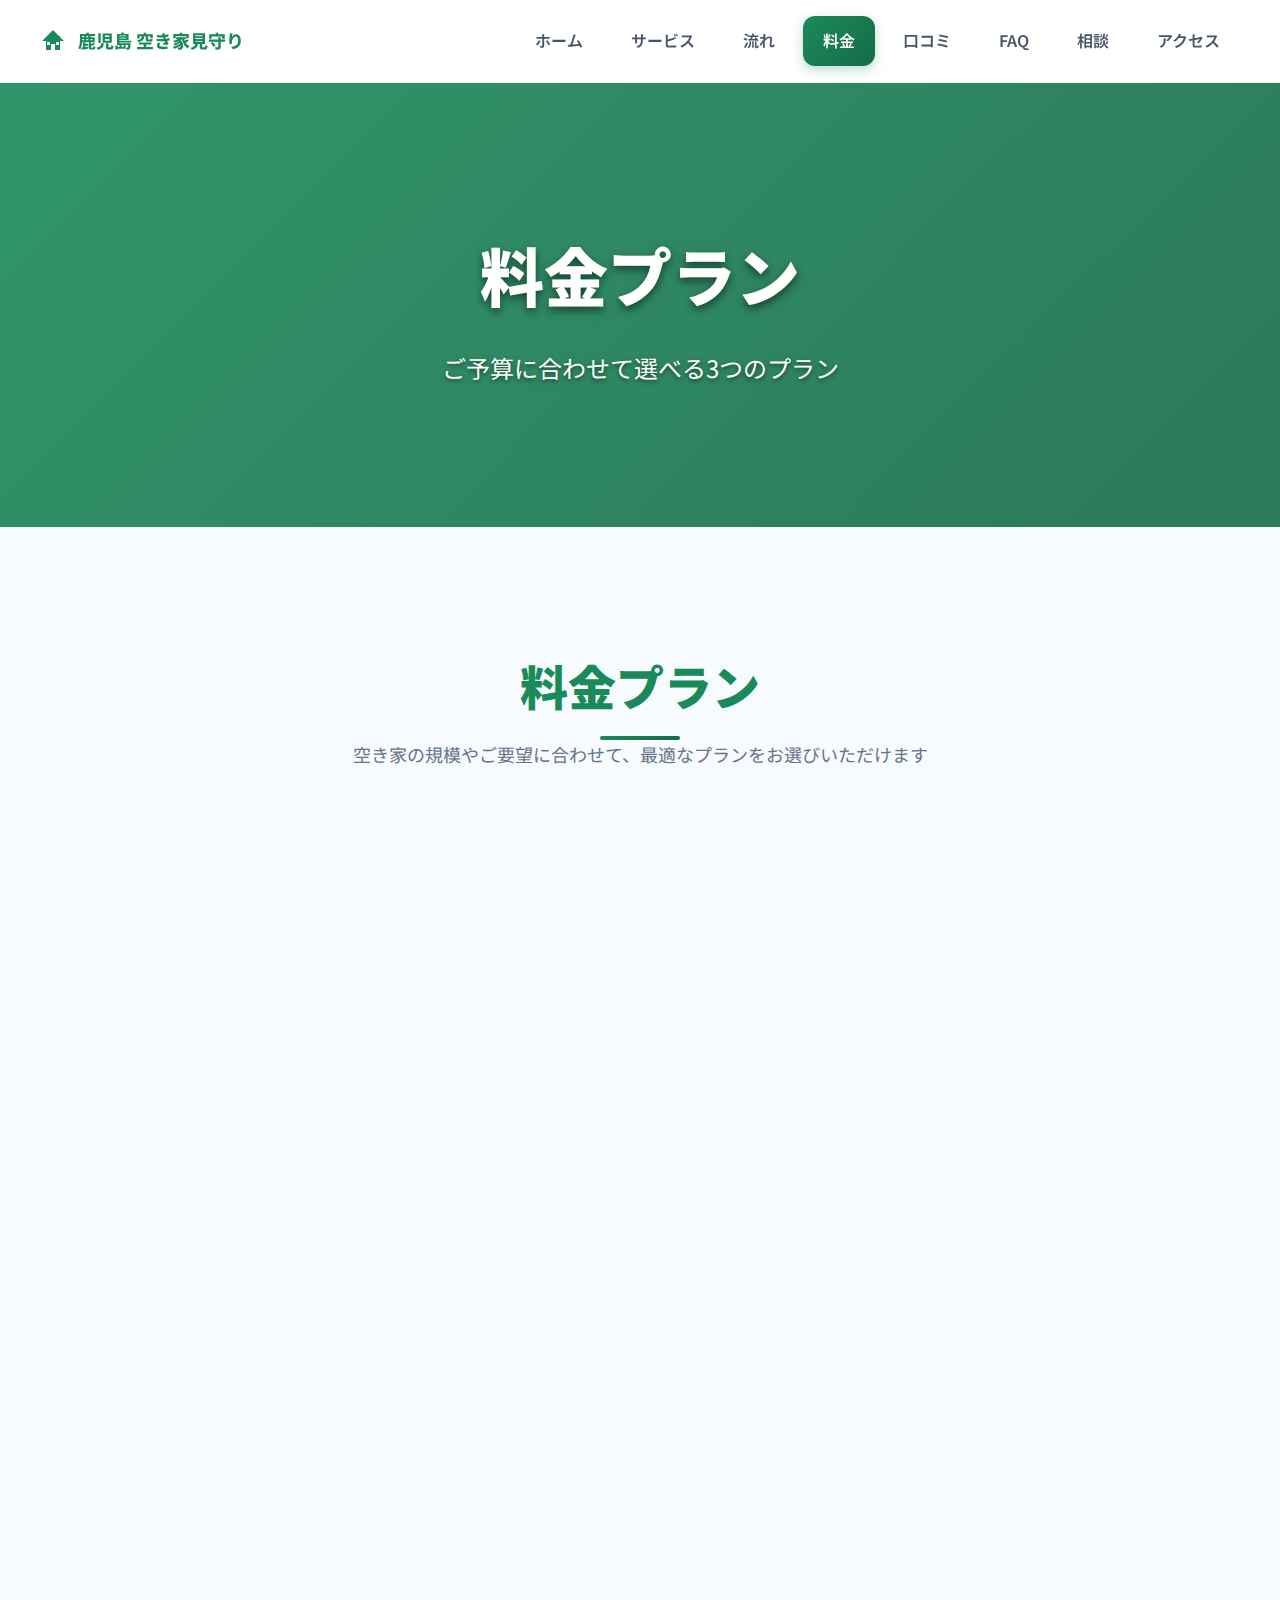
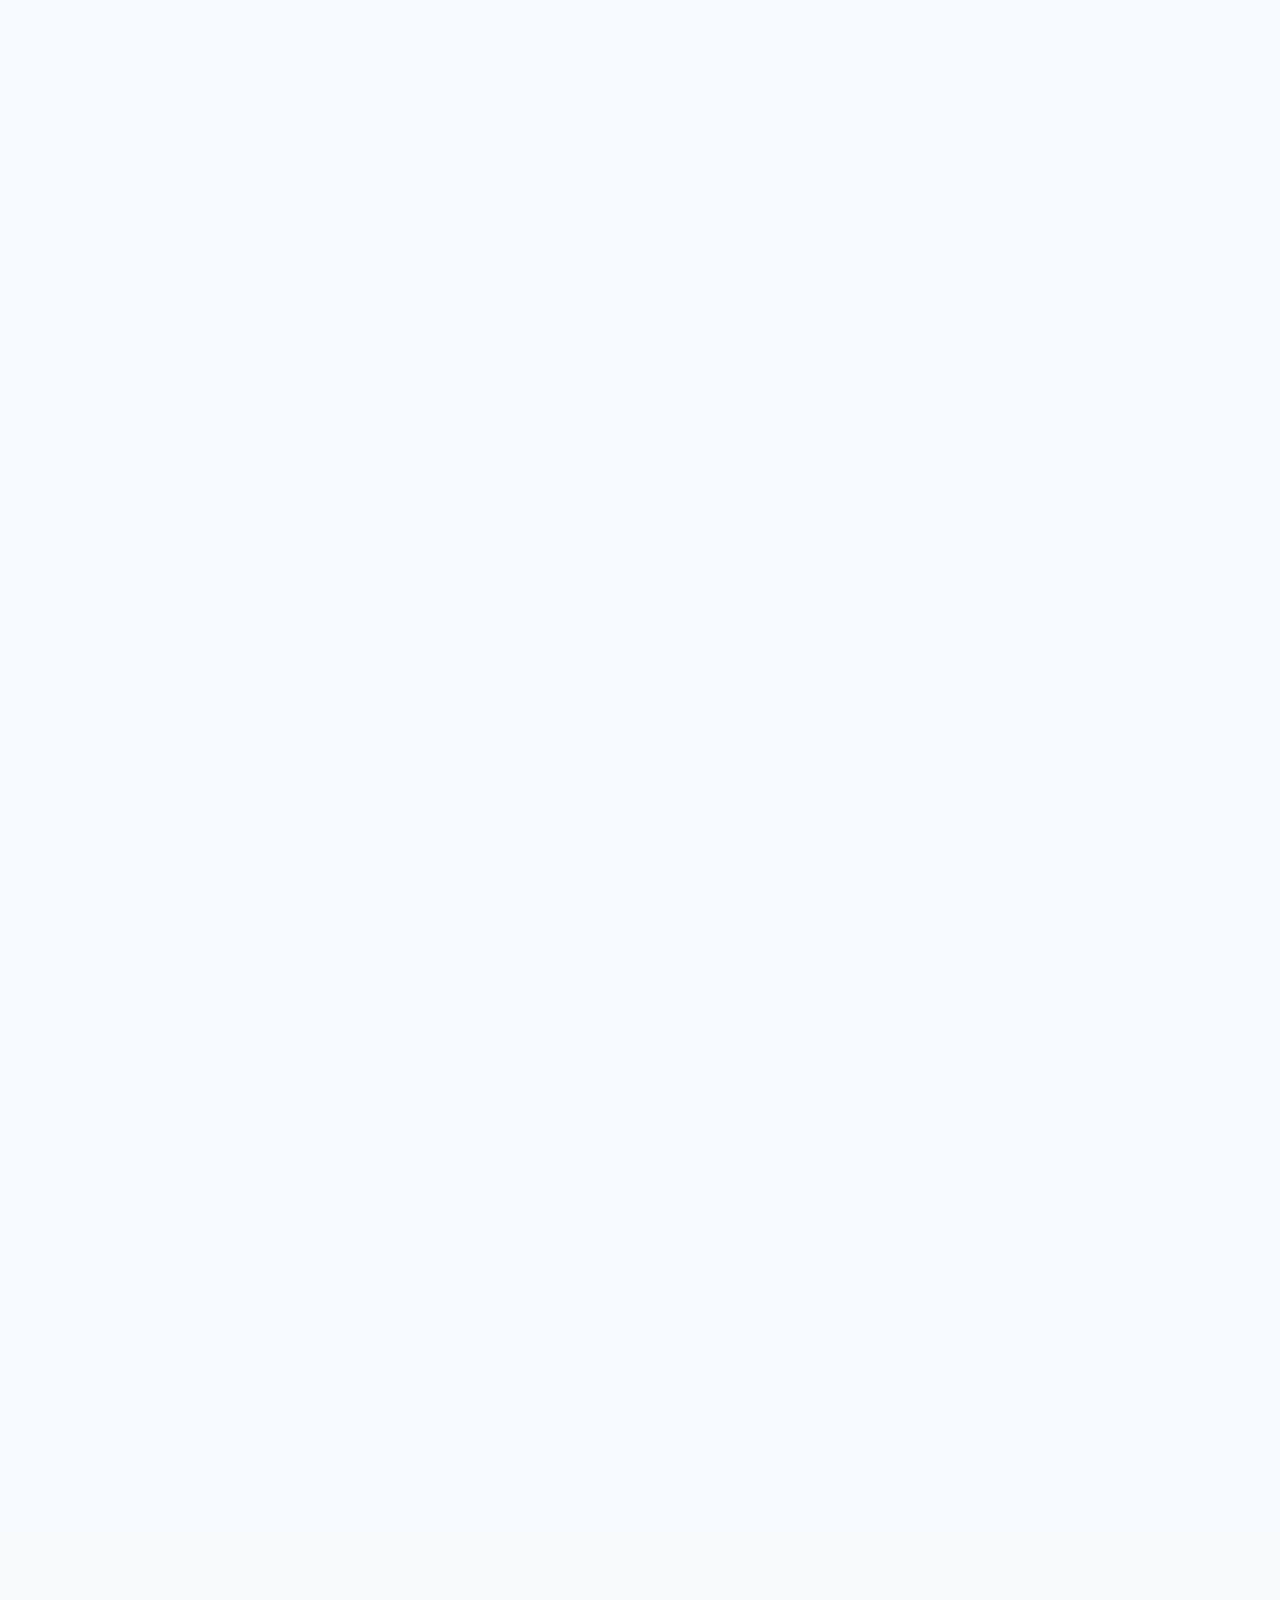
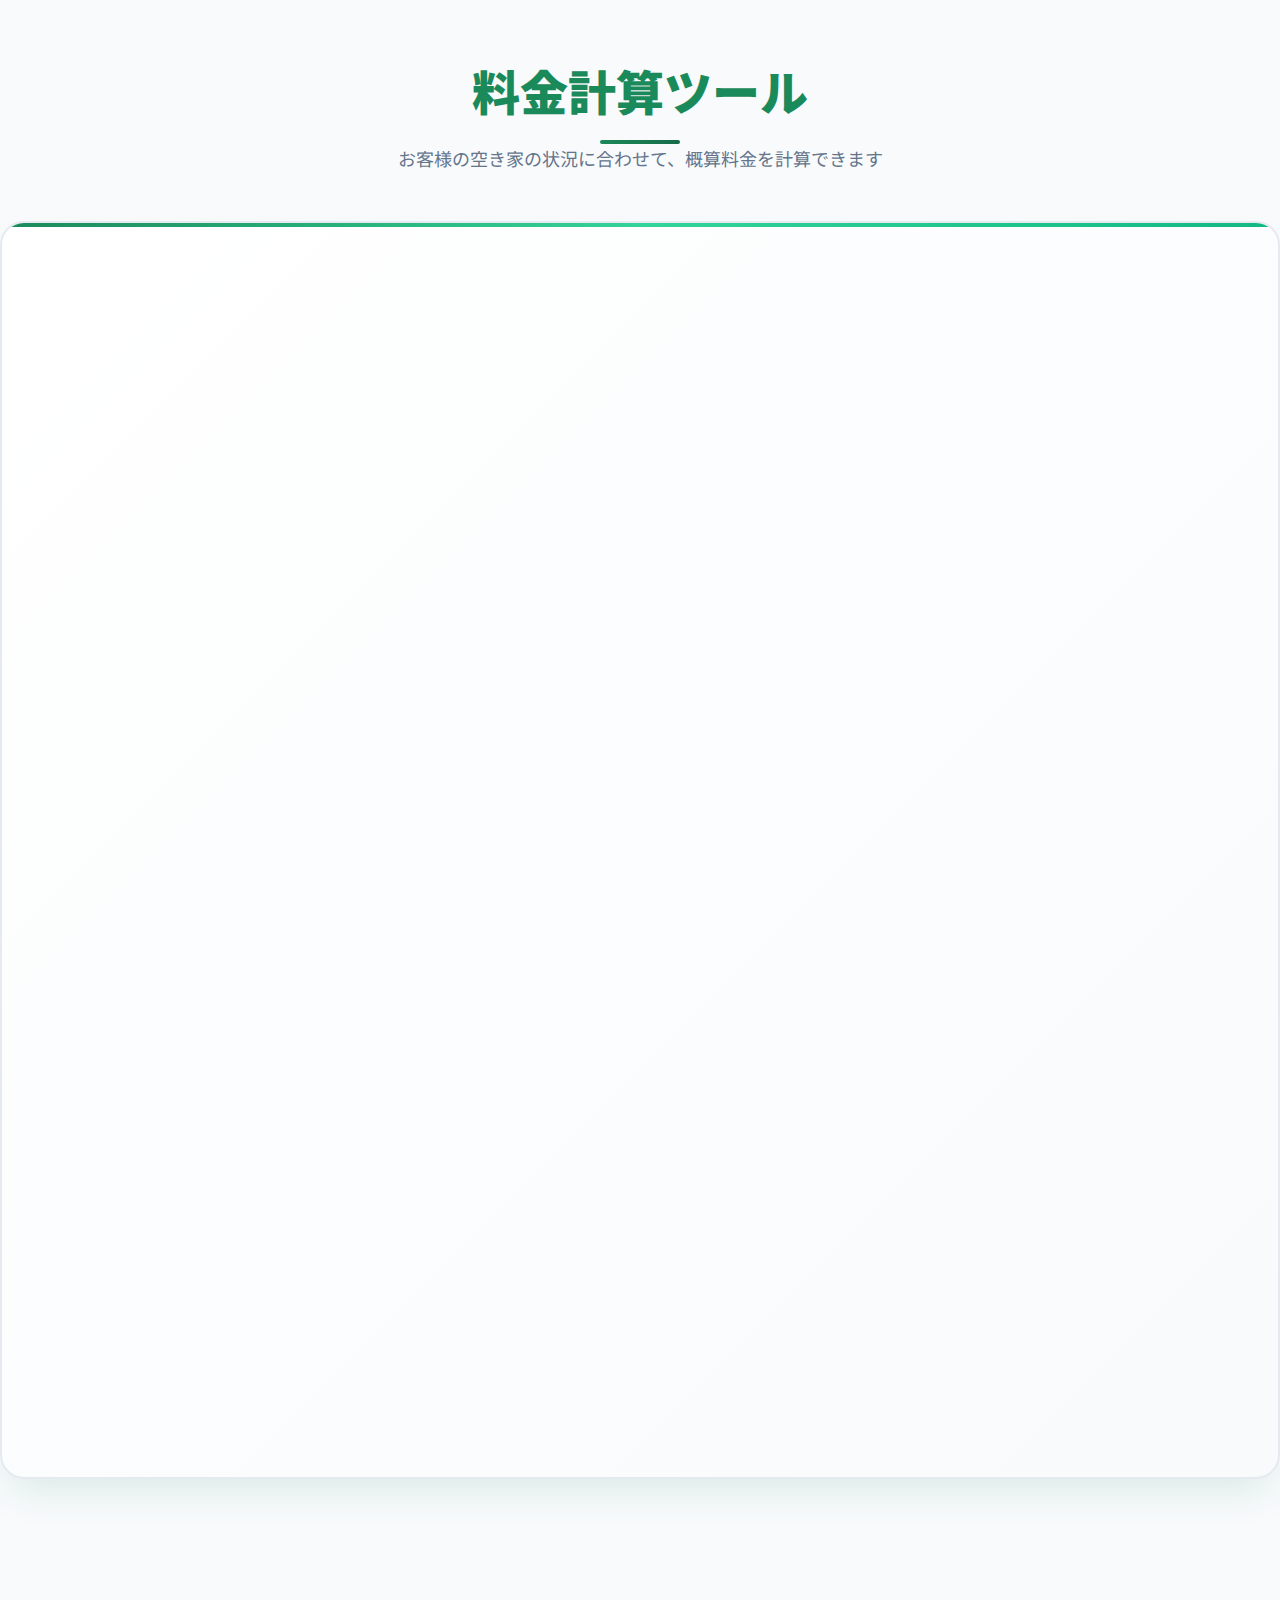
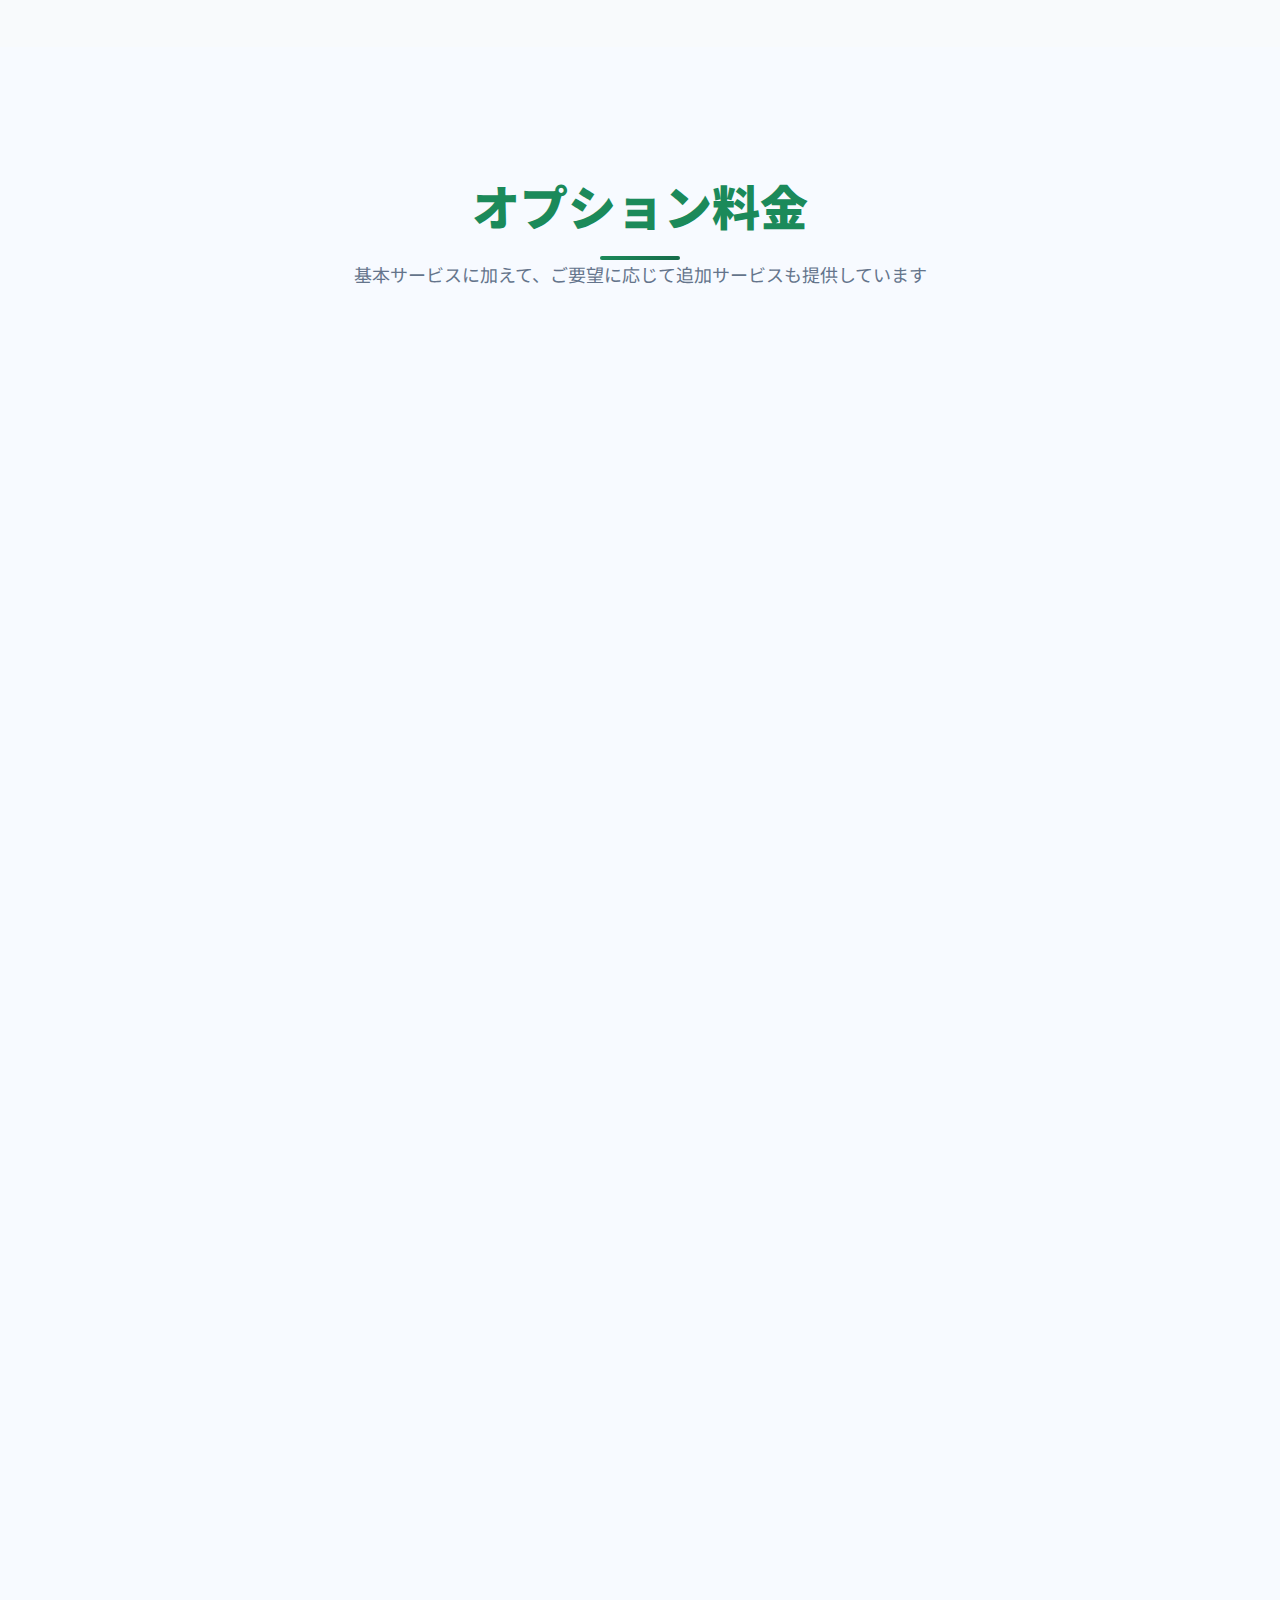
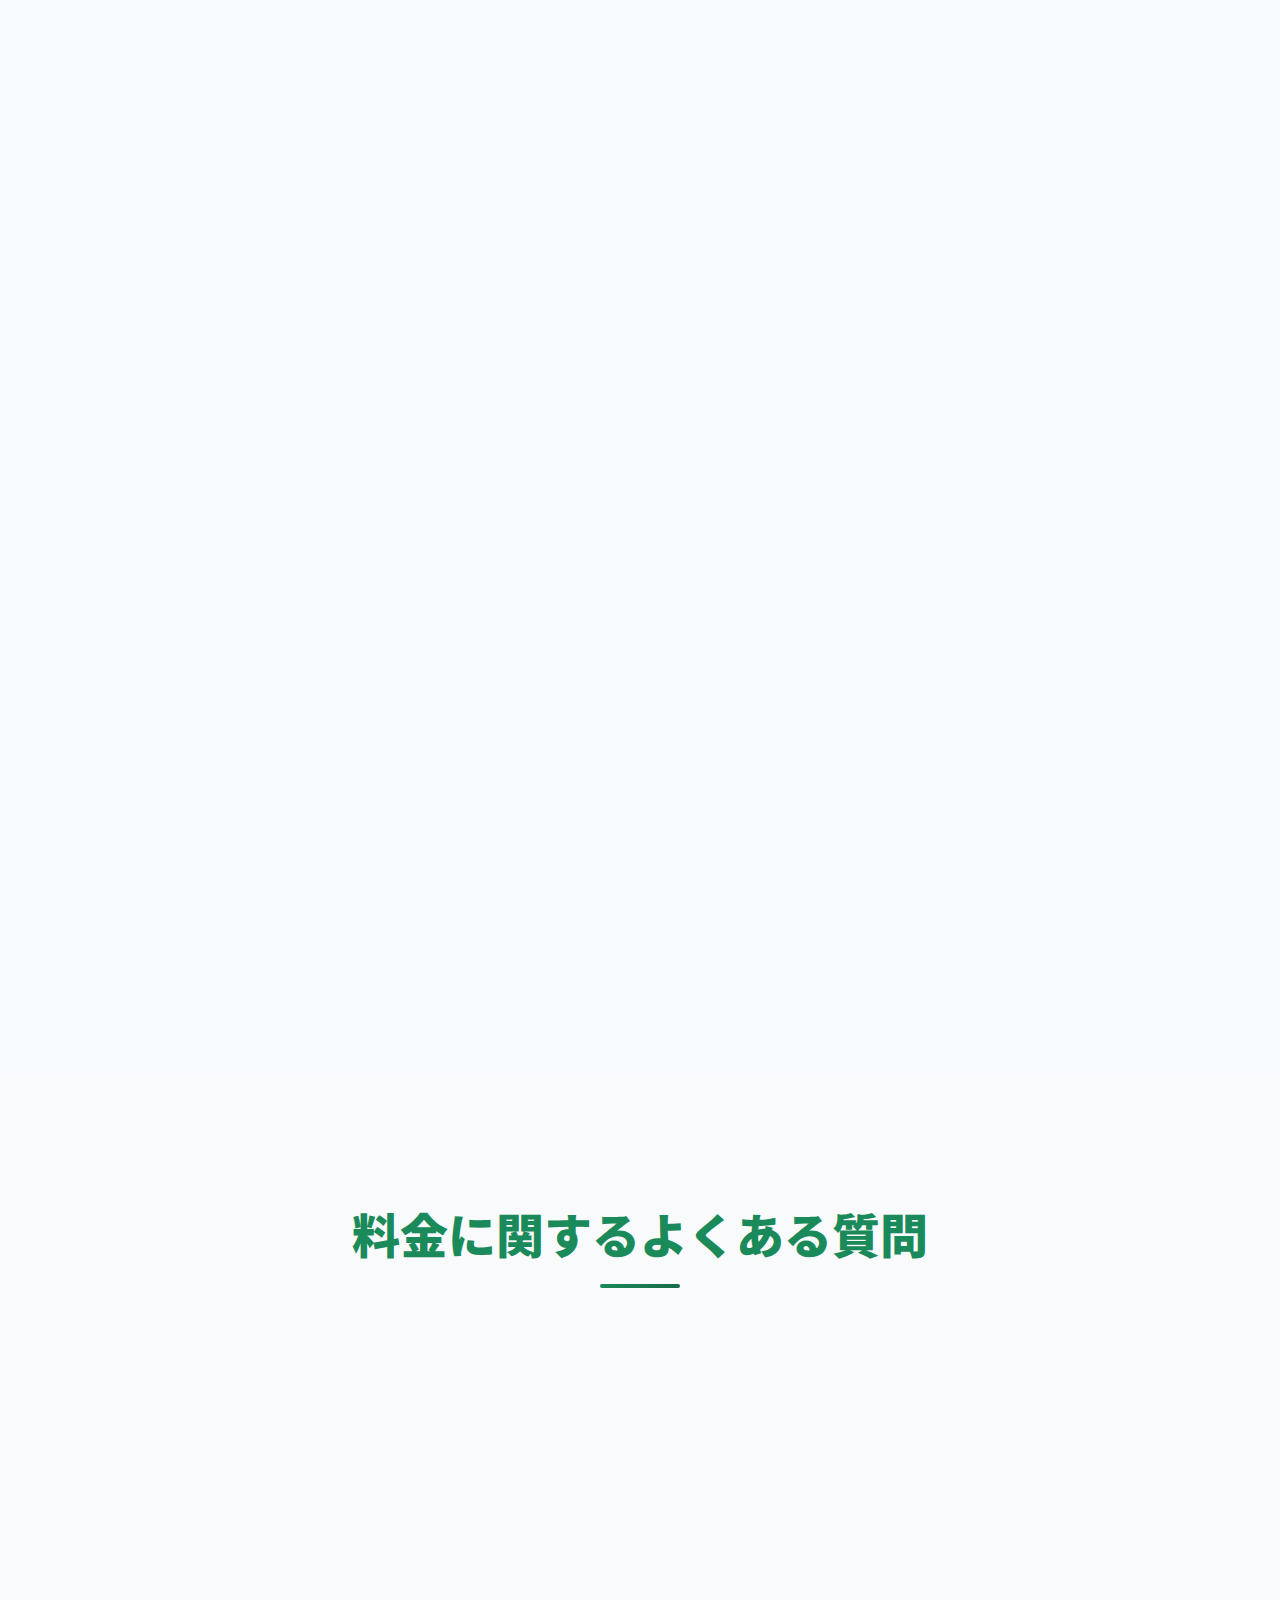
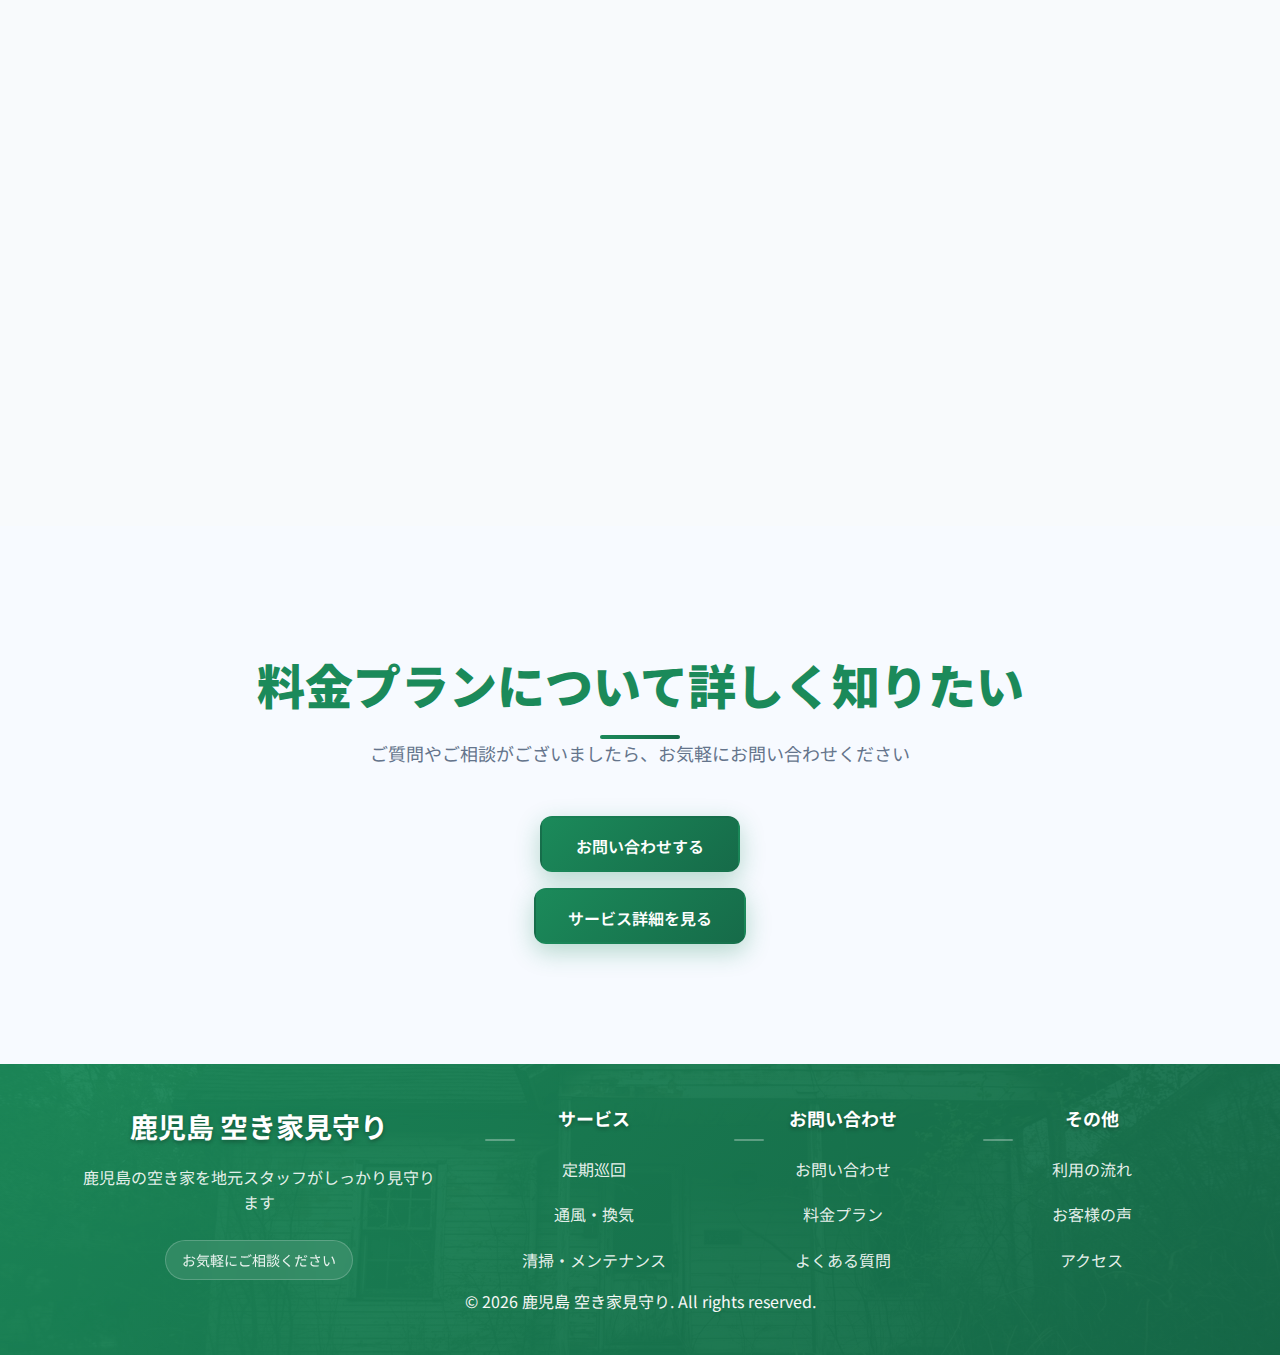
<file: pricing.html>
<!DOCTYPE html>
<html lang="ja">
<head>
    <meta charset="utf-8">
    <meta name="viewport" content="width=device-width, initial-scale=1">
    <title>料金プラン｜鹿児島の空き家管理</title>
    <meta name="description" content="鹿児島の空き家管理サービスの料金プランをご紹介。ベーシック、スタンダード、プレミアムの3つのプランからお選びいただけます。">
    <link rel="stylesheet" href="assets/css/style-minimal.css">
    <link rel="preconnect" href="https://fonts.googleapis.com">
    <link rel="preconnect" href="https://fonts.gstatic.com" crossorigin>
    <link href="https://fonts.googleapis.com/css2?family=Noto+Sans+JP:wght@400;500;700;900&display=swap" rel="stylesheet">
</head>
<body data-page="pricing">
    <!-- ヘッダー -->
    <header>
      <div class="nav">
        <div class="logo">
          <a href="index.html">
            <img src="assets/logo/akiya_logo_mokumoku.svg" alt="鹿児島 空き家見守り" width="26" height="26">
            <span>鹿児島 空き家見守り</span>
          </a>
        </div>
        <nav aria-label="主要ナビゲーション" class="desktop-nav">
          <a href="index.html">ホーム</a>
          <a href="service.html">サービス</a>
          <a href="process.html">流れ</a>
          <a href="pricing.html">料金</a>
          <a href="voices.html">口コミ</a>
          <a href="faq.html">FAQ</a>
          <a href="contact.html">相談</a>
          <a href="access.html">アクセス</a>
        </nav>
        
        <!-- モバイルメニューボタン -->
        <button class="mobile-menu-btn" aria-label="メニューを開く">
          <span></span>
          <span></span>
          <span></span>
        </button>
        
        <!-- モバイルメニュー -->
        <nav class="mobile-nav" aria-label="モバイルナビゲーション">
          <a href="index.html">ホーム</a>
          <a href="service.html">サービス</a>
          <a href="process.html">流れ</a>
          <a href="pricing.html">料金</a>
          <a href="voices.html">口コミ</a>
          <a href="faq.html">FAQ</a>
          <a href="contact.html">相談</a>
          <a href="access.html">アクセス</a>
        </nav>
      </div>
    </header>

    <!-- ページヘッダー -->
    <section class="page-hero">
      <div class="container">
        <h1>料金プラン</h1>
        <p class="lead">ご予算に合わせて選べる3つのプラン</p>
      </div>
    </section>

    <!-- 料金プラン -->
    <section class="sec container">
      <h2>料金プラン</h2>
      <p class="lead">空き家の規模やご要望に合わせて、最適なプランをお選びいただけます</p>
      
      <div class="pricing-grid">
        <div class="pricing-card reveal">
          <div class="pricing-header">
            <h3>ベーシック</h3>
            <div class="price">¥8,800<span>/月</span></div>
          </div>
          <ul class="pricing-features">
            <li>月1回の定期巡回</li>
            <li>写真10枚のレポート</li>
            <li>基本点検・通風</li>
            <li>軽微な清掃</li>
            <li>ポストの整理</li>
          </ul>
          <div class="pricing-note">
            <p>※ 建物面積：50㎡以下</p>
          </div>
          <a href="contact.html#form" class="cta-btn primary">お申し込み</a>
        </div>
        
        <div class="pricing-card featured reveal">
          <div class="pricing-badge">人気</div>
          <div class="pricing-header">
            <h3>スタンダード</h3>
            <div class="price">¥12,800<span>/月</span></div>
          </div>
          <ul class="pricing-features">
            <li>月1回の定期巡回</li>
            <li>写真15枚の詳細レポート</li>
            <li>基本点検・通風</li>
            <li>火山灰除去対応</li>
            <li>緊急時対応</li>
            <li>庭の軽微な手入れ</li>
          </ul>
          <div class="pricing-note">
            <p>※ 建物面積：100㎡以下</p>
          </div>
          <a href="contact.html#form" class="cta-btn primary">お申し込み</a>
        </div>
        
        <div class="pricing-card reveal">
          <div class="pricing-header">
            <h3>プレミアム</h3>
            <div class="price">¥18,800<span>/月</span></div>
          </div>
          <ul class="pricing-features">
            <li>月2回の定期巡回</li>
            <li>写真20枚の詳細レポート</li>
            <li>基本点検・通風</li>
            <li>火山灰除去対応</li>
            <li>緊急時対応</li>
            <li>草刈り・庭木の剪定</li>
            <li>軽微な修理対応</li>
          </ul>
          <div class="pricing-note">
            <p>※ 建物面積：制限なし</p>
          </div>
          <a href="contact.html#form" class="cta-btn primary">お申し込み</a>
        </div>
      </div>
    </section>

    <!-- 料金計算ツール -->
    <section class="sec container bg-light">
      <h2>料金計算ツール</h2>
      <p class="lead">お客様の空き家の状況に合わせて、概算料金を計算できます</p>
      
      <div class="calculator-container">
        <div class="calculator-form reveal">
          <h3>空き家の情報を入力してください</h3>
          
          <div class="calc-section">
            <h4>基本情報</h4>
            <div class="form-group">
              <label for="building-type">建物の種類</label>
              <select id="building-type" name="building-type">
                <option value="house">一戸建て</option>
                <option value="apartment">マンション・アパート</option>
                <option value="commercial">店舗・事務所</option>
              </select>
            </div>
            
            <div class="form-group">
              <label for="building-area">建物面積</label>
              <select id="building-area" name="building-area">
                <option value="50㎡以下">50㎡以下</option>
                <option value="100㎡以下">100㎡以下</option>
                <option value="制限なし">制限なし</option>
              </select>
            </div>
          </div>
          
          <div class="calc-section">
            <h4>追加サービス</h4>
            <div class="checkbox-group">
              <div class="checkbox-item">
                <input type="checkbox" id="garden-maintenance" name="garden" value="garden">
                <label for="garden-maintenance">庭の手入れが必要</label>
              </div>
              <div class="checkbox-item">
                <input type="checkbox" id="minor-repairs" name="repair" value="repair">
                <label for="minor-repairs">軽微な修理が必要</label>
              </div>
              <div class="checkbox-item">
                <input type="checkbox" id="mail-management" name="mail" value="mail">
                <label for="mail-management">郵便物の管理が必要</label>
              </div>
            </div>
          </div>
          
          <div class="calc-section">
            <h4>契約期間</h4>
            <div class="contract-options">
              <div class="contract-option active" data-period="monthly">
                <input type="radio" id="monthly" name="contract-period" value="monthly" checked>
                <label for="monthly">月額</label>
              </div>
              <div class="contract-option" data-period="yearly">
                <input type="radio" id="yearly" name="contract-period" value="yearly">
                <label for="yearly">年額（10%OFF）</label>
              </div>
            </div>
          </div>
          
          <div class="price-display">
            <div class="price-amount"><span id="estimated-price">¥8,800</span></div>
            <div class="annual-total" id="annual-total" style="display: none;">
              <div class="total-label">年額合計</div>
              <div class="total-amount"><span id="annual-price">¥0</span></div>
            </div>
          </div>
        </div>
        
        <div class="calculator-info reveal">
          <h3>料金について</h3>
          <div class="info-item">
            <h4>基本料金について</h4>
            <p>月1回の定期巡回が基本サービスに含まれています。建物の規模や追加サービスによって料金が変わります。</p>
          </div>
          
          <div class="info-item">
            <h4>追加料金について</h4>
            <p>庭の手入れや軽微な修理など、基本サービス以外の作業は別途料金が発生します。</p>
          </div>
          
          <div class="info-item">
            <h4>年額契約のメリット</h4>
            <p>年額契約の場合は、月額の10%OFFでご利用いただけます。長期でご利用いただくお客様にお得です。</p>
          </div>
        </div>
      </div>
    </section>

    <!-- オプション料金 -->
    <section class="sec container">
      <h2>オプション料金</h2>
      <p class="lead">基本サービスに加えて、ご要望に応じて追加サービスも提供しています</p>
      
      <div class="option-pricing-grid">
        <div class="option-item reveal">
          <div class="option-left">
            <h3>庭木・草刈り</h3>
            <p>庭の手入れや草刈りを行います。見た目を整えるだけでなく、害虫の発生も防ぎます。</p>
            <div class="option-price">¥5,000〜/回</div>
            <ul>
              <li>草刈り（100㎡まで）</li>
              <li>庭木の剪定</li>
              <li>落ち葉の除去</li>
              <li>害虫対策</li>
            </ul>
          </div>
          <div class="option-right">
            <div class="option-image">
              <img src="images/garden-maintenance.jpg" alt="庭木・草刈り作業" width="300" height="200">
            </div>
          </div>
        </div>
        
        <div class="option-item reveal">
          <div class="option-left">
            <h3>軽微な修理</h3>
            <p>ドアの調整や窓の修理など、軽微な修理作業に対応します。安全で確実な修理を行います。</p>
            <div class="option-price">¥3,000〜/回</div>
            <ul>
              <li>ドアの調整</li>
              <li>窓の修理</li>
              <li>水道の修理</li>
              <li>電気の修理</li>
            </ul>
          </div>
          <div class="option-right">
            <div class="option-image">
              <img src="images/repair.jpg" alt="軽微な修理作業" width="300" height="200">
            </div>
          </div>
        </div>

        <div class="option-item reveal">
          <div class="option-left">
            <h3>郵便物管理</h3>
            <p>ポストの郵便物を整理し、重要書類があればお知らせします。郵便物の管理で安心をお届けします。</p>
            <div class="option-price">¥2,000〜/回</div>
            <ul>
              <li>郵便物の整理・分類</li>
              <li>重要書類の確認・通知</li>
              <li>ポストの清掃・点検</li>
              <li>不在時の対応</li>
            </ul>
          </div>
          <div class="option-right">
            <div class="option-image">
              <img src="images/mail-management.jpg" alt="郵便物管理作業" width="300" height="200">
            </div>
          </div>
        </div>

        <div class="option-item reveal">
          <div class="option-left">
            <h3>空き家見学対応</h3>
            <p>不動産会社や見学者の立ち会いにも対応いたします。プロフェッショナルな対応で安心をお届けします。</p>
            <div class="option-price">¥8,000〜/回</div>
            <ul>
              <li>見学者の立ち会い・案内</li>
              <li>建物の状態説明</li>
              <li>見学後の清掃・点検</li>
              <li>セキュリティ管理</li>
            </ul>
          </div>
          <div class="option-right">
            <div class="option-image">
              <img src="images/house-viewing.jpg" alt="空き家見学対応" width="300" height="200">
            </div>
          </div>
        </div>
      </div>
    </section>

    <!-- 料金に関するよくある質問 -->
    <section class="sec container bg-light">
      <h2>料金に関するよくある質問</h2>
      <div class="faq-grid">
        <div class="faq-item reveal">
          <div class="faq-q">
            <span>Q. 料金は建物の大きさで変わりますか？</span>
            <span class="faq-icon">+</span>
          </div>
          <div class="faq-a">
            <p>はい、建物の面積によって料金が変わります。ベーシックプランは50㎡以下、スタンダードプランは100㎡以下が目安です。</p>
          </div>
        </div>
        
        <div class="faq-item reveal">
          <div class="faq-q">
            <span>Q. 追加の巡回は可能ですか？</span>
            <span class="faq-icon">+</span>
          </div>
          <div class="faq-a">
            <p>はい、可能です。追加巡回は1回につき¥3,000〜で承っております。ご希望の際は事前にご連絡ください。</p>
          </div>
        </div>
        
        <div class="faq-item reveal">
          <div class="faq-q">
            <span>Q. 年額契約の解約は可能ですか？</span>
            <span class="faq-icon">+</span>
          </div>
          <div class="faq-a">
            <p>はい、可能です。年額契約でも1ヶ月前までにお申し出いただければ、解約していただけます。</p>
          </div>
        </div>
        
        <div class="faq-item reveal">
          <div class="faq-q">
            <span>Q. 緊急時の追加料金はありますか？</span>
            <span class="faq-icon">+</span>
          </div>
          <div class="faq-a">
            <p>スタンダードプラン以上では、緊急時の対応料金は含まれています。ベーシックプランの場合は別途料金が発生します。</p>
          </div>
        </div>
      </div>
    </section>

    <!-- お申し込み -->
    <section class="sec container">
      <h2>料金プランについて詳しく知りたい</h2>
      <p class="lead">ご質問やご相談がございましたら、お気軽にお問い合わせください</p>
      <div class="text-center">
        <a href="contact.html" class="cta-btn primary">お問い合わせする</a>
        <a href="service.html" class="cta-btn secondary">サービス詳細を見る</a>
      </div>
  </section>

    <button class="to-top" id="toTop" aria-label="上へ">↑</button>
    
    <!-- フッター -->
    <footer>
      <div class="container">
        <div class="footer-content">
          <div class="footer-main">
            <div class="footer-brand">
              <h3>鹿児島 空き家見守り</h3>
              <p>鹿児島の空き家を地元スタッフがしっかり見守ります</p>
              <div class="footer-social">
                <span class="social-label">お気軽にご相談ください</span>
              </div>
            </div>
          </div>
          
          <div class="footer-links-grid">
            <div class="footer-section">
              <h4>サービス</h4>
              <ul class="footer-links">
                <li><a href="service.html">定期巡回</a></li>
                <li><a href="service.html">通風・換気</a></li>
                <li><a href="service.html">清掃・メンテナンス</a></li>
              </ul>
            </div>
            
            <div class="footer-section">
              <h4>お問い合わせ</h4>
              <ul class="footer-links">
                <li><a href="contact.html">お問い合わせ</a></li>
                <li><a href="pricing.html">料金プラン</a></li>
                <li><a href="faq.html">よくある質問</a></li>
              </ul>
            </div>
            
            <div class="footer-section">
              <h4>その他</h4>
              <ul class="footer-links">
                <li><a href="process.html">利用の流れ</a></li>
                <li><a href="voices.html">お客様の声</a></li>
                <li><a href="access.html">アクセス</a></li>
              </ul>
            </div>
          </div>
        </div>
        
        <div class="footer-bottom">
          <p>&copy; <span id="year">2025</span> 鹿児島 空き家見守り. All rights reserved.</p>
        </div>
      </div>
    </footer>
    
    <script src="assets/js/site-minimal.js"></script>
</body>
</html>
</file>
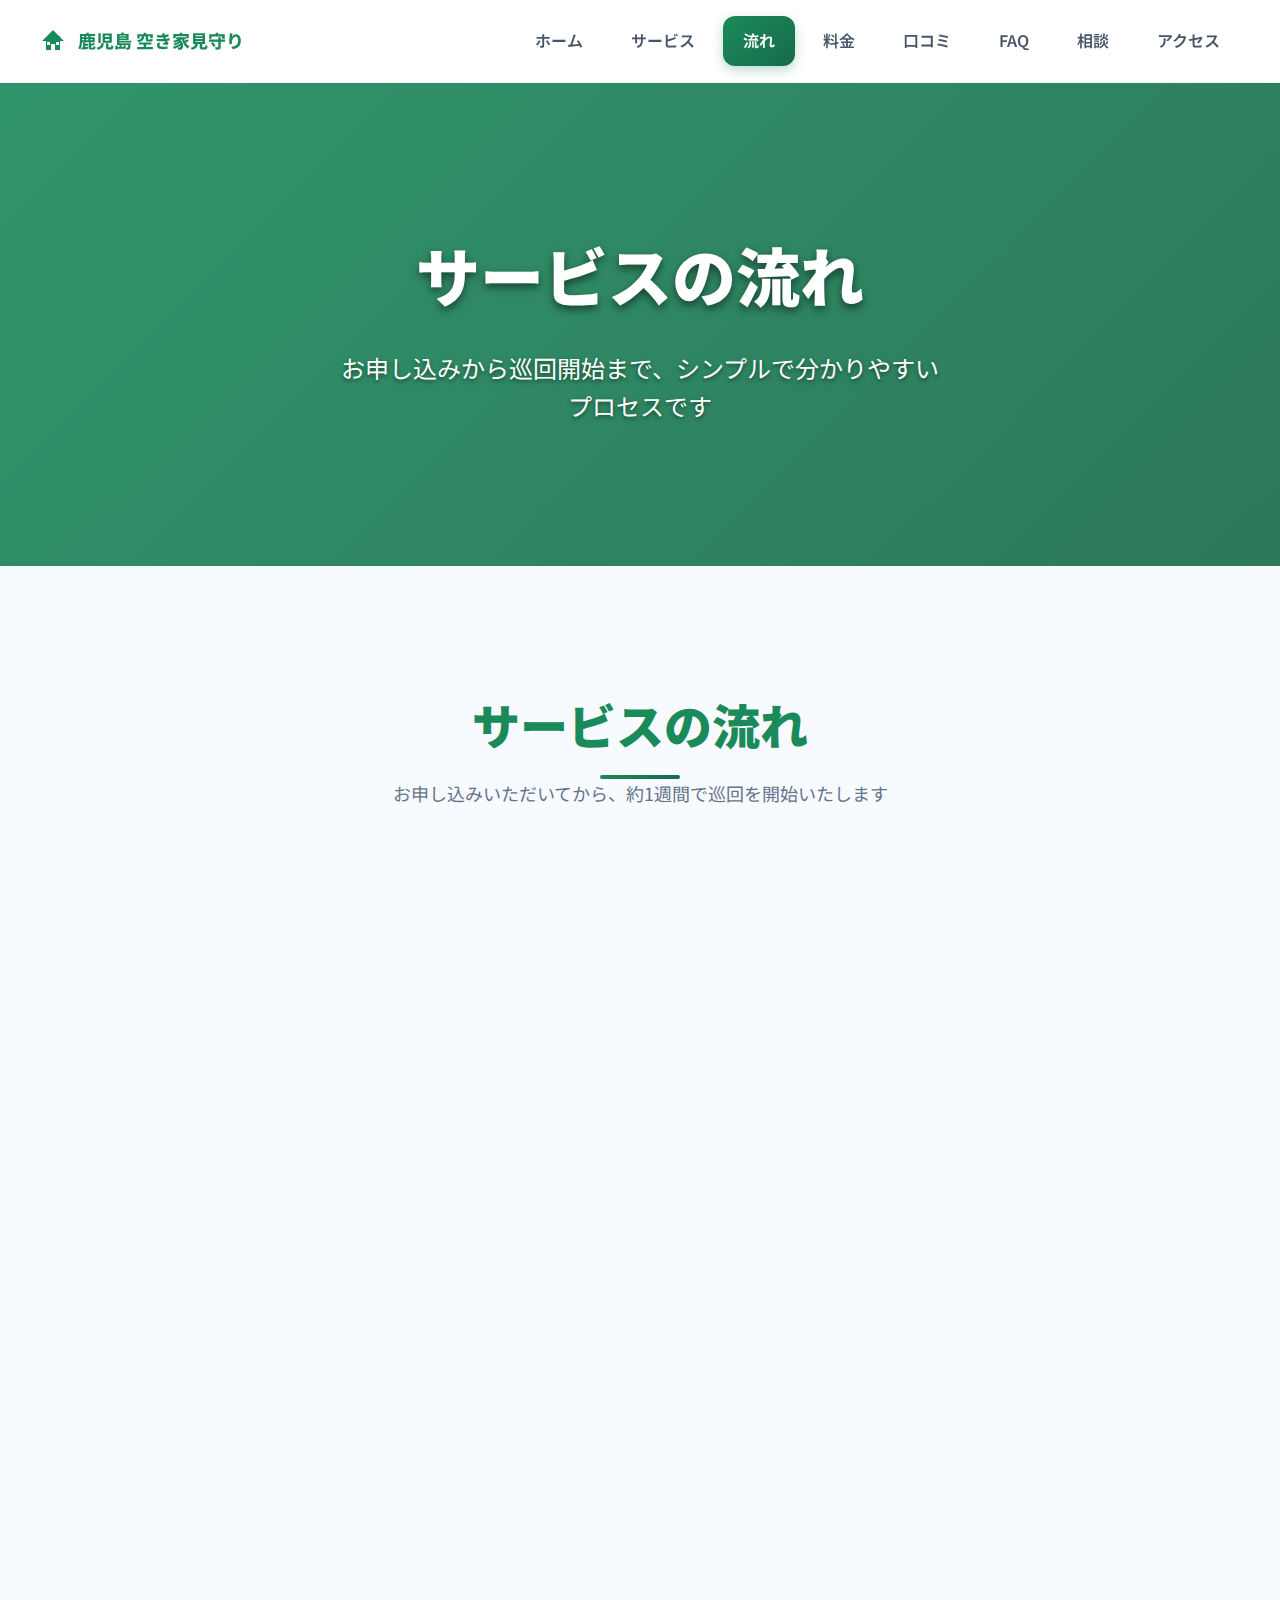
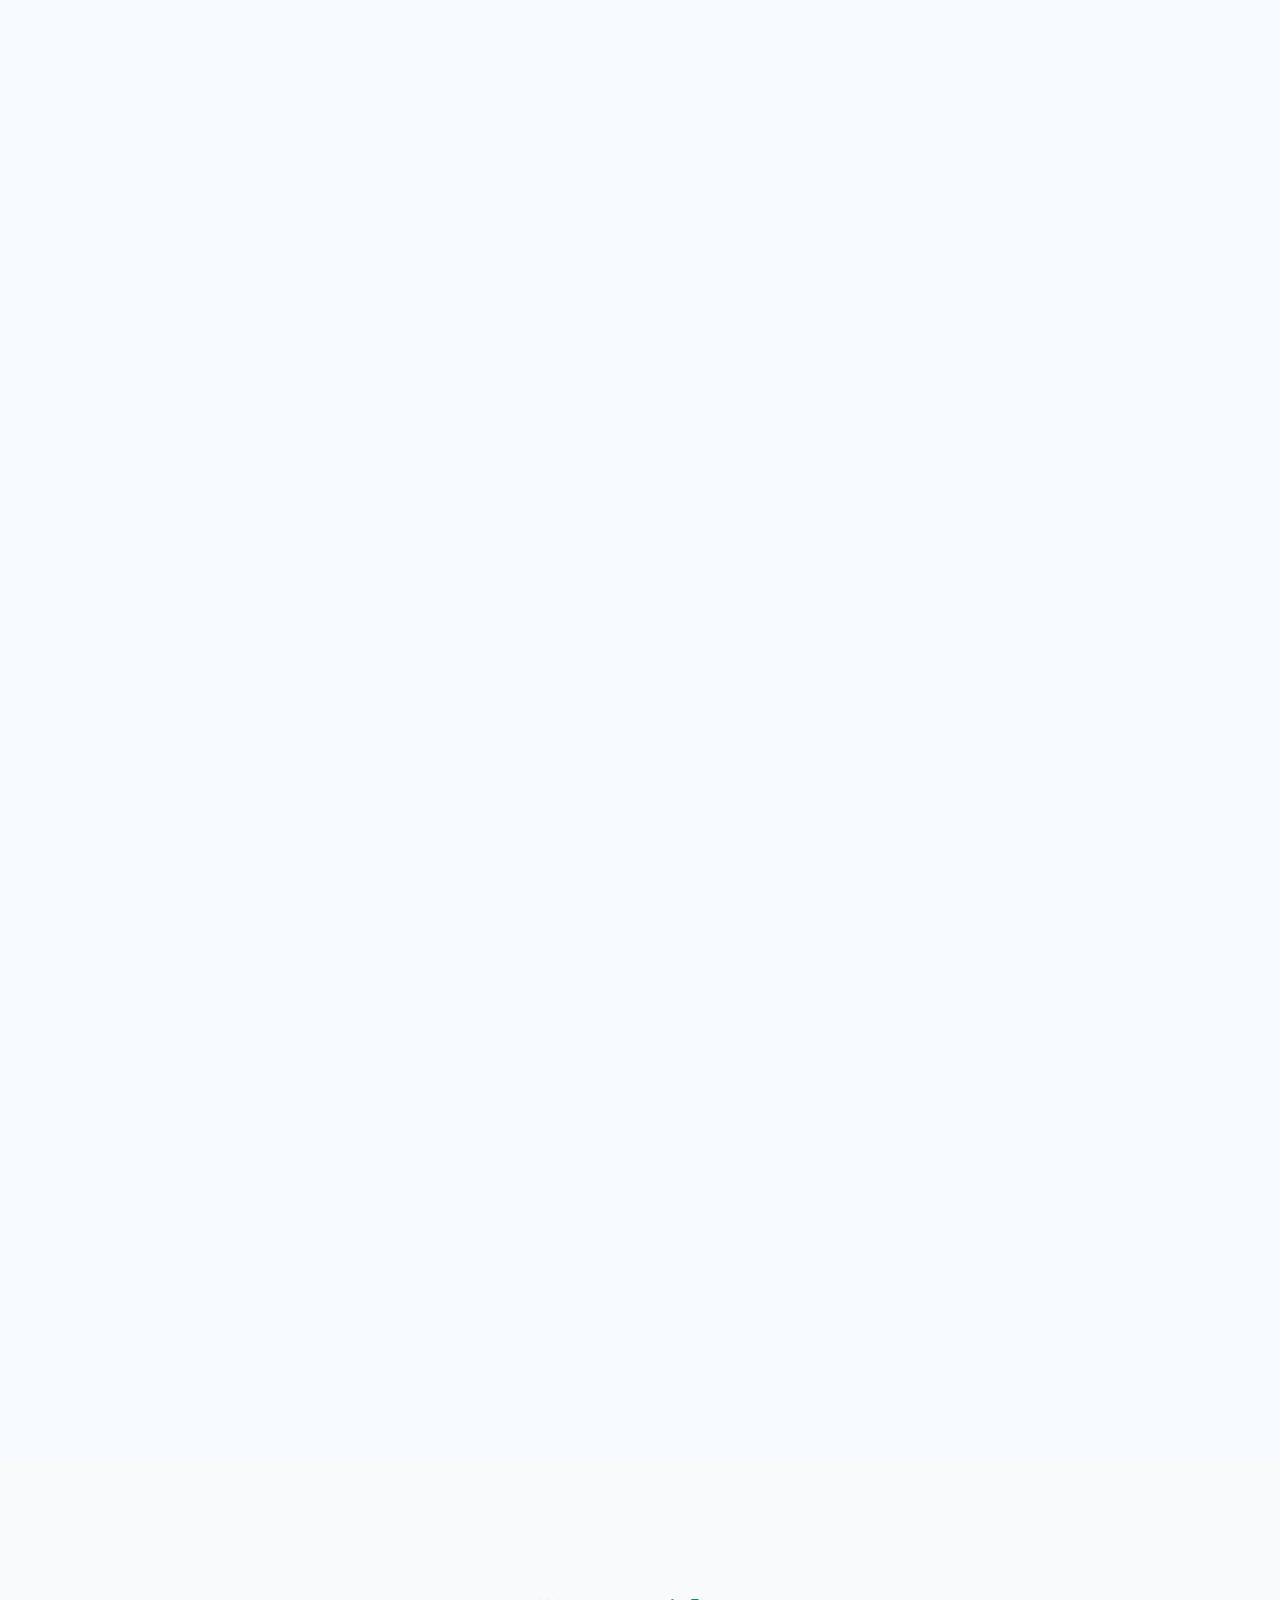
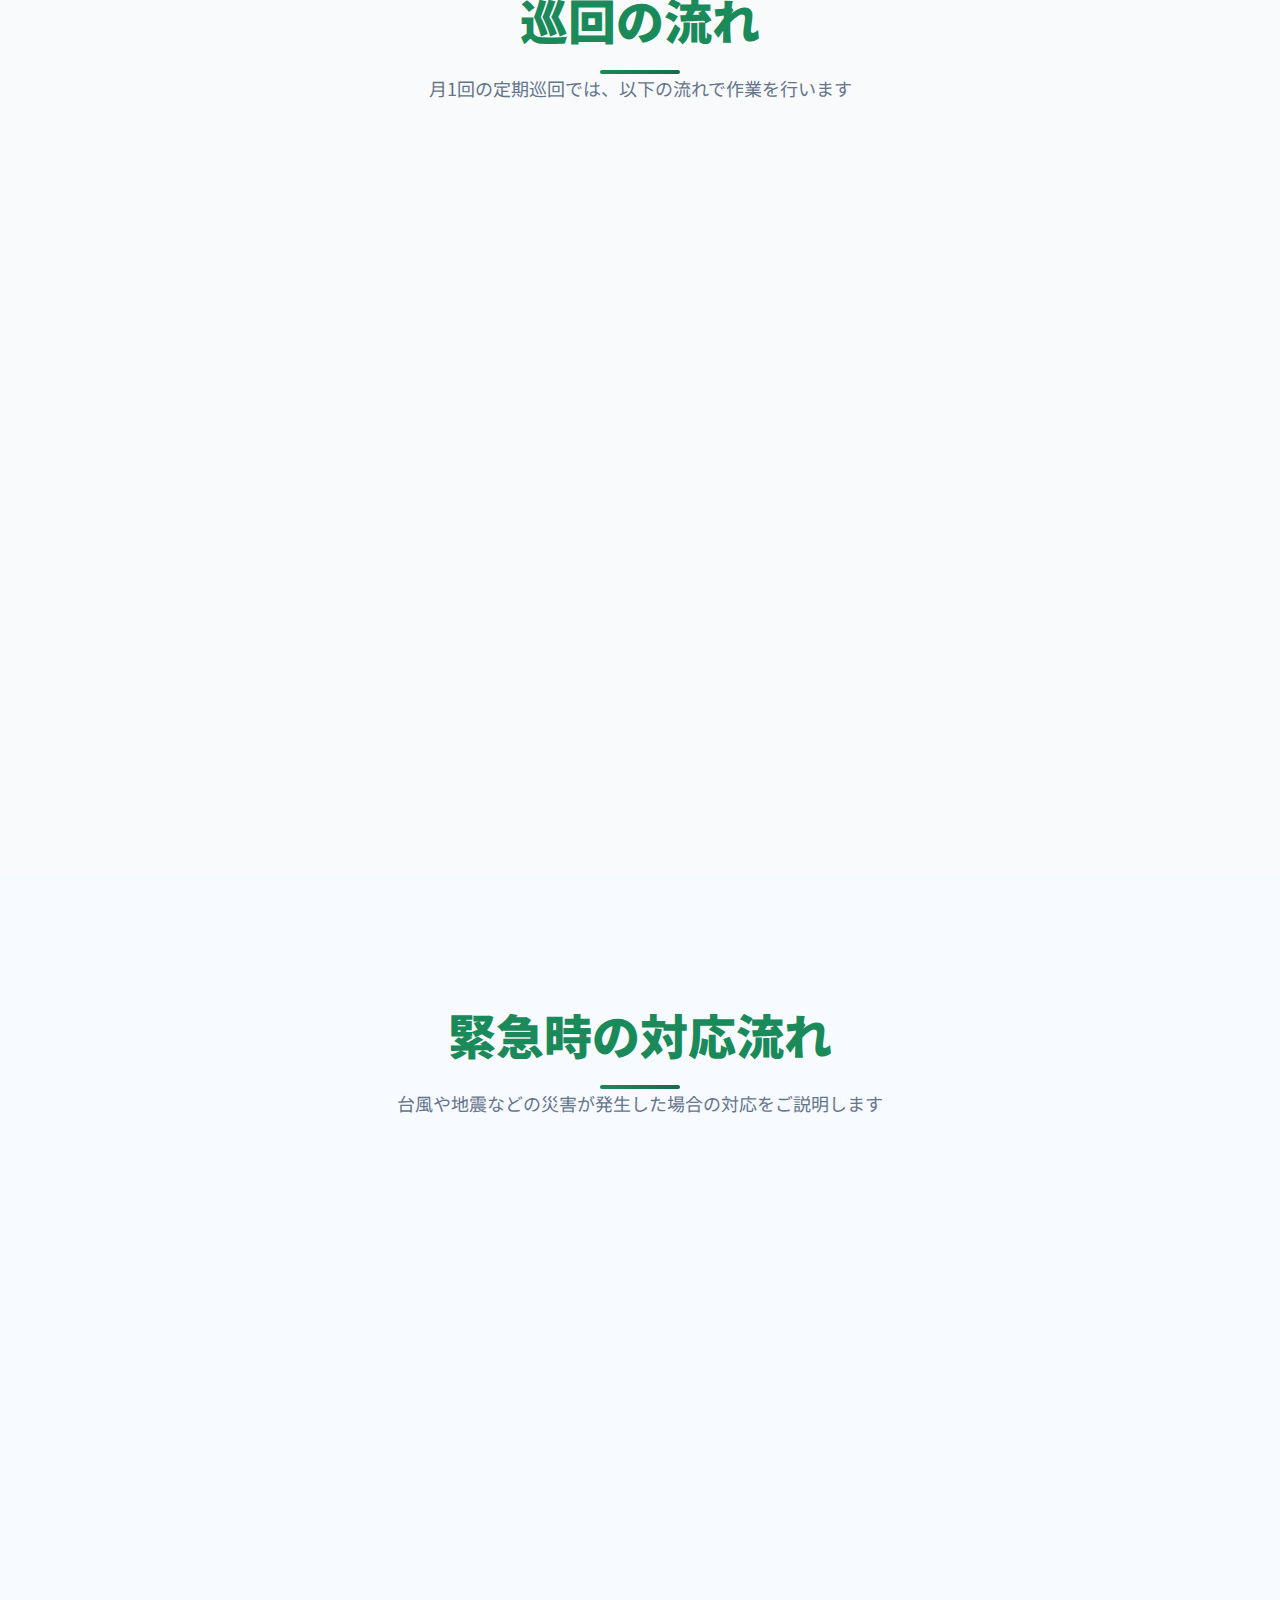
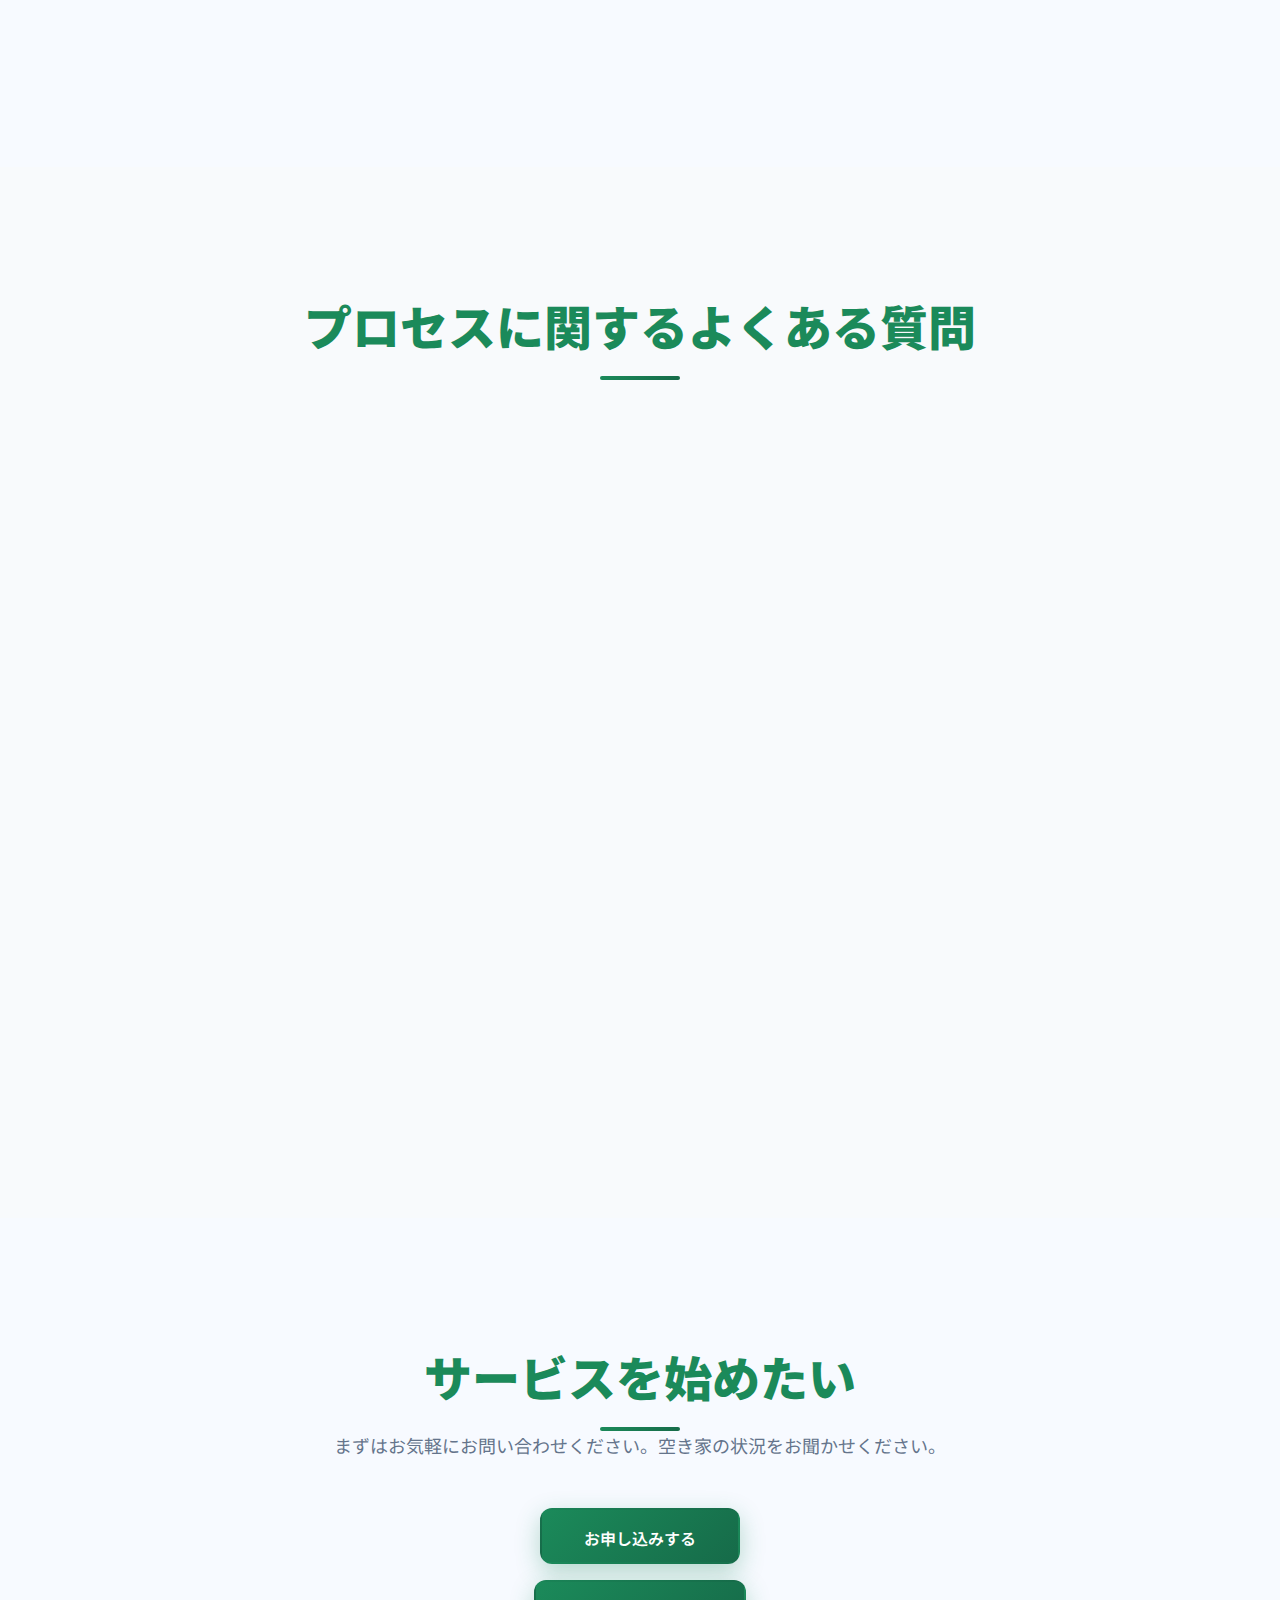
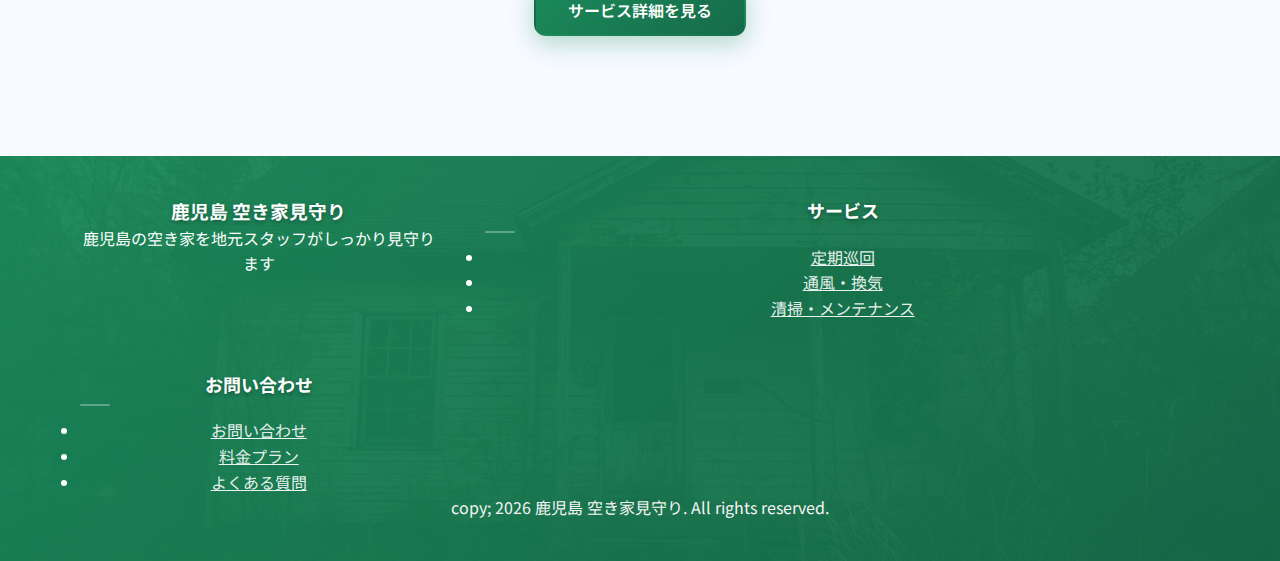
<file: process.html>
<!DOCTYPE html>
<html lang="ja">
<head>
    <meta charset="utf-8">
    <meta name="viewport" content="width=device-width, initial-scale=1">
    <title>サービスの流れ｜鹿児島の空き家管理</title>
    <meta name="description" content="鹿児島の空き家管理サービスの流れをご説明。お申し込みから巡回開始まで、シンプルで分かりやすいプロセスです。">
    <link rel="stylesheet" href="assets/css/style-minimal.css">
    <link rel="preconnect" href="https://fonts.googleapis.com">
    <link rel="preconnect" href="https://fonts.gstatic.com" crossorigin>
    <link href="https://fonts.googleapis.com/css2?family=Noto+Sans+JP:wght@400;500;700;900&display=swap" rel="stylesheet">
</head>
<body data-page="process">
    <!-- ヘッダー -->
    <header>
      <div class="nav">
        <div class="logo">
          <a href="index.html">
            <img src="assets/logo/akiya_logo_mokumoku.svg" alt="鹿児島 空き家見守り" width="26" height="26">
            <span>鹿児島 空き家見守り</span>
          </a>
        </div>
        <nav aria-label="主要ナビゲーション" class="desktop-nav">
          <a href="index.html">ホーム</a>
          <a href="service.html">サービス</a>
          <a href="process.html">流れ</a>
          <a href="pricing.html">料金</a>
          <a href="voices.html">口コミ</a>
          <a href="faq.html">FAQ</a>
          <a href="contact.html">相談</a>
          <a href="access.html">アクセス</a>
        </nav>
        
        <!-- モバイルメニューボタン -->
        <button class="mobile-menu-btn" aria-label="メニューを開く">
          <span></span>
          <span></span>
          <span></span>
        </button>
        
        <!-- モバイルメニュー -->
        <nav class="mobile-nav" aria-label="モバイルナビゲーション">
          <a href="index.html">ホーム</a>
          <a href="service.html">サービス</a>
          <a href="process.html">流れ</a>
          <a href="pricing.html">料金</a>
          <a href="voices.html">口コミ</a>
          <a href="faq.html">FAQ</a>
          <a href="contact.html">相談</a>
          <a href="access.html">アクセス</a>
        </nav>
      </div>
    </header>

    <!-- ページヘッダー -->
    <section class="page-hero">
      <div class="container">
        <h1>サービスの流れ</h1>
        <p class="lead">お申し込みから巡回開始まで、シンプルで分かりやすいプロセスです</p>
      </div>
    </section>

    <!-- 全体の流れ -->
    <section class="sec container">
      <h2>サービスの流れ</h2>
      <p class="lead">お申し込みいただいてから、約1週間で巡回を開始いたします</p>
      
      <div class="process-flow">
        <div class="flow-item reveal">
          <div class="flow-number">01</div>
          <div class="flow-content">
            <h3>お申し込み</h3>
            <p>お電話、LINE、メールのいずれかでお申し込みください。空き家の状況やご要望をお聞かせください。</p>
            <div class="flow-detail">
              <h4>必要な情報</h4>
              <ul>
                <li>空き家の住所</li>
                <li>建物の種類・規模</li>
                <li>ご希望のプラン</li>
                <li>特別なご要望</li>
              </ul>
            </div>
          </div>
        </div>
        
        <div class="flow-item reveal">
          <div class="flow-number">02</div>
          <div class="flow-content">
            <h3>現地確認</h3>
            <p>空き家の現地を確認し、最適なサービスプランをご提案いたします。</p>
            <div class="flow-detail">
              <h4>確認内容</h4>
              <ul>
                <li>建物の状態</li>
                <li>周辺環境</li>
                <li>アクセス方法</li>
                <li>必要な作業内容</li>
              </ul>
            </div>
          </div>
        </div>
        
        <div class="flow-item reveal">
          <div class="flow-number">03</div>
          <div class="flow-content">
            <h3>契約・鍵の受け渡し</h3>
            <p>サービス内容と料金にご納得いただけましたら、契約書にサインしていただきます。</p>
            <div class="flow-detail">
              <h4>契約内容</h4>
              <ul>
                <li>サービス内容の確認</li>
                <li>料金の確認</li>
                <li>鍵の受け渡し</li>
                <li>緊急時の連絡方法</li>
              </ul>
            </div>
          </div>
        </div>
        
        <div class="flow-item reveal">
          <div class="flow-number">04</div>
          <div class="flow-content">
            <h3>巡回開始</h3>
            <p>契約後、約1週間で初回巡回を開始いたします。月1回の定期巡回が始まります。</p>
            <div class="flow-detail">
              <h4>初回巡回</h4>
              <ul>
                <li>建物の詳細確認</li>
                <li>写真撮影</li>
                <li>清掃・点検作業</li>
                <li>初回レポート作成</li>
              </ul>
            </div>
          </div>
        </div>
      </div>
    </section>

    <!-- 巡回の流れ -->
    <section class="sec container bg-light">
      <h2>巡回の流れ</h2>
      <p class="lead">月1回の定期巡回では、以下の流れで作業を行います</p>
      
      <div class="patrol-process">
        <div class="patrol-step reveal">
          <div class="step-icon">📸</div>
          <h3>到着・外観確認</h3>
          <p>空き家に到着後、まず外観の状態を確認します。屋根、壁、窓などの状態をチェックし、写真撮影を行います。</p>
        </div>
        
        <div class="patrol-step reveal">
          <div class="step-icon">🔑</div>
          <h3>施錠確認・内部点検</h3>
          <p>鍵の開錠状況を確認し、内部に入って建物の状態を点検します。雨漏りや破損がないか細かくチェックします。</p>
        </div>
        
        <div class="patrol-step reveal">
          <div class="step-icon">🌬️</div>
          <h3>通風・換気作業</h3>
          <p>窓を開けて通風を行い、室内の空気を入れ替えます。湿度や温度も確認します。</p>
        </div>
        
        <div class="patrol-step reveal">
          <div class="step-icon">🧹</div>
          <h3>清掃・メンテナンス</h3>
          <p>火山灰の除去や蜘蛛の巣の除去など、必要な清掃作業を行います。</p>
        </div>
        
        <div class="patrol-step reveal">
          <div class="step-icon">📝</div>
          <h3>レポート作成・報告</h3>
          <p>巡回の結果をまとめたレポートを作成し、写真と共にお客様にお送りします。</p>
        </div>
      </div>
    </section>

    <!-- 緊急時の流れ -->
    <section class="sec container">
      <h2>緊急時の対応流れ</h2>
      <p class="lead">台風や地震などの災害が発生した場合の対応をご説明します</p>
      
      <div class="emergency-process">
        <div class="emergency-step reveal">
          <div class="emergency-icon">🚨</div>
          <h3>災害発生</h3>
          <p>台風、地震、火山噴火などの災害が発生します。</p>
        </div>
        
        <div class="emergency-step reveal">
          <div class="emergency-icon">📞</div>
          <h3>状況確認</h3>
          <p>お客様からのご連絡や、地域の状況を確認します。</p>
        </div>
        
        <div class="emergency-step reveal">
          <div class="emergency-icon">⚡</div>
          <h3>即日対応</h3>
          <p>状況に応じて、24時間以内に現地確認を行います。</p>
        </div>
        
        <div class="emergency-step reveal">
          <div class="emergency-icon">📸</div>
          <h3>被害状況報告</h3>
          <p>被害状況を写真で記録し、詳細なレポートを作成します。</p>
        </div>
        
        <div class="emergency-step reveal">
          <div class="emergency-icon">🔧</div>
          <h3>必要に応じて応急処置</h3>
          <p>雨漏りや破損があれば、応急処置を行います。</p>
        </div>
      </div>
    </section>

    <!-- よくある質問 -->
    <section class="sec container bg-light">
      <h2>プロセスに関するよくある質問</h2>
      <div class="faq-grid">
        <div class="faq-item reveal">
          <div class="faq-q">
            <span>Q. 申し込みから開始までどのくらいかかりますか？</span>
            <span class="faq-icon">+</span>
          </div>
          <div class="faq-a">
            <p>お申し込みいただいてから、約1週間で初回巡回を開始いたします。緊急の場合は、より早く対応いたします。</p>
          </div>
        </div>
        
        <div class="faq-item reveal">
          <div class="faq-q">
            <span>Q. 巡回の時間は決まっていますか？</span>
            <span class="faq-icon">+</span>
          </div>
          <div class="faq-a">
            <p>基本的に平日の9:00-17:00の間で巡回いたします。ご希望の時間帯があれば、可能な限り調整いたします。</p>
          </div>
        </div>
        
        <div class="faq-item reveal">
          <div class="faq-q">
            <span>Q. 巡回の際に立ち会いは必要ですか？</span>
            <span class="faq-icon">+</span>
          </div>
          <div class="faq-a">
            <p>立ち会いは不要です。ご不在でも安心して巡回いたします。何か問題があれば、すぐにご連絡いたします。</p>
          </div>
        </div>
        
        <div class="faq-item reveal">
          <div class="faq-q">
            <span>Q. 緊急時はどのくらいで対応してくれますか？</span>
            <span class="faq-icon">+</span>
          </div>
          <div class="faq-a">
            <p>災害の規模にもよりますが、基本的に24時間以内に状況確認を行います。緊急度に応じて優先順位をつけて対応いたします。</p>
          </div>
        </div>
      </div>
    </section>

    <!-- お申し込み -->
    <section class="sec container">
      <h2>サービスを始めたい</h2>
      <p class="lead">まずはお気軽にお問い合わせください。空き家の状況をお聞かせください。</p>
      <div class="text-center">
        <a href="contact.html" class="cta-btn primary">お申し込みする</a>
        <a href="service.html" class="cta-btn secondary">サービス詳細を見る</a>
      </div>
    </section>

    <button class="to-top" id="toTop" aria-label="上へ">↑</button>
    <!-- フッター -->
    <footer>
      <div class="container">
        <div class="footer-content">
          <div class="footer-section">
            <h3>鹿児島 空き家見守り</h3>
            <p>鹿児島の空き家を地元スタッフがしっかり見守ります</p>
          </div>
          <div class="footer-section">
            <h4>サービス</h4>
            <ul>
              <li><a href="service.html">定期巡回</a></li>
              <li><a href="service.html">通風・換気</a></li>
              <li><a href="service.html">清掃・メンテナンス</a></li>
            </ul>
          </div>
          <div class="footer-section">
            <h4>お問い合わせ</h4>
            <ul>
              <li><a href="contact.html">お問い合わせ</a></li>
              <li><a href="pricing.html">料金プラン</a></li>
              <li><a href="faq.html">よくある質問</a></li>
            </ul>
          </div>
        </div>
        <div class="footer-bottom">
          <p><div id="site-footer"></div>copy; <span id="year">2025</span> 鹿児島 空き家見守り. All rights reserved.</p>
        </div>
      </div>
    </footer>
    <script src="assets/js/site-minimal.js"></script>
</body>
</html>
</file>
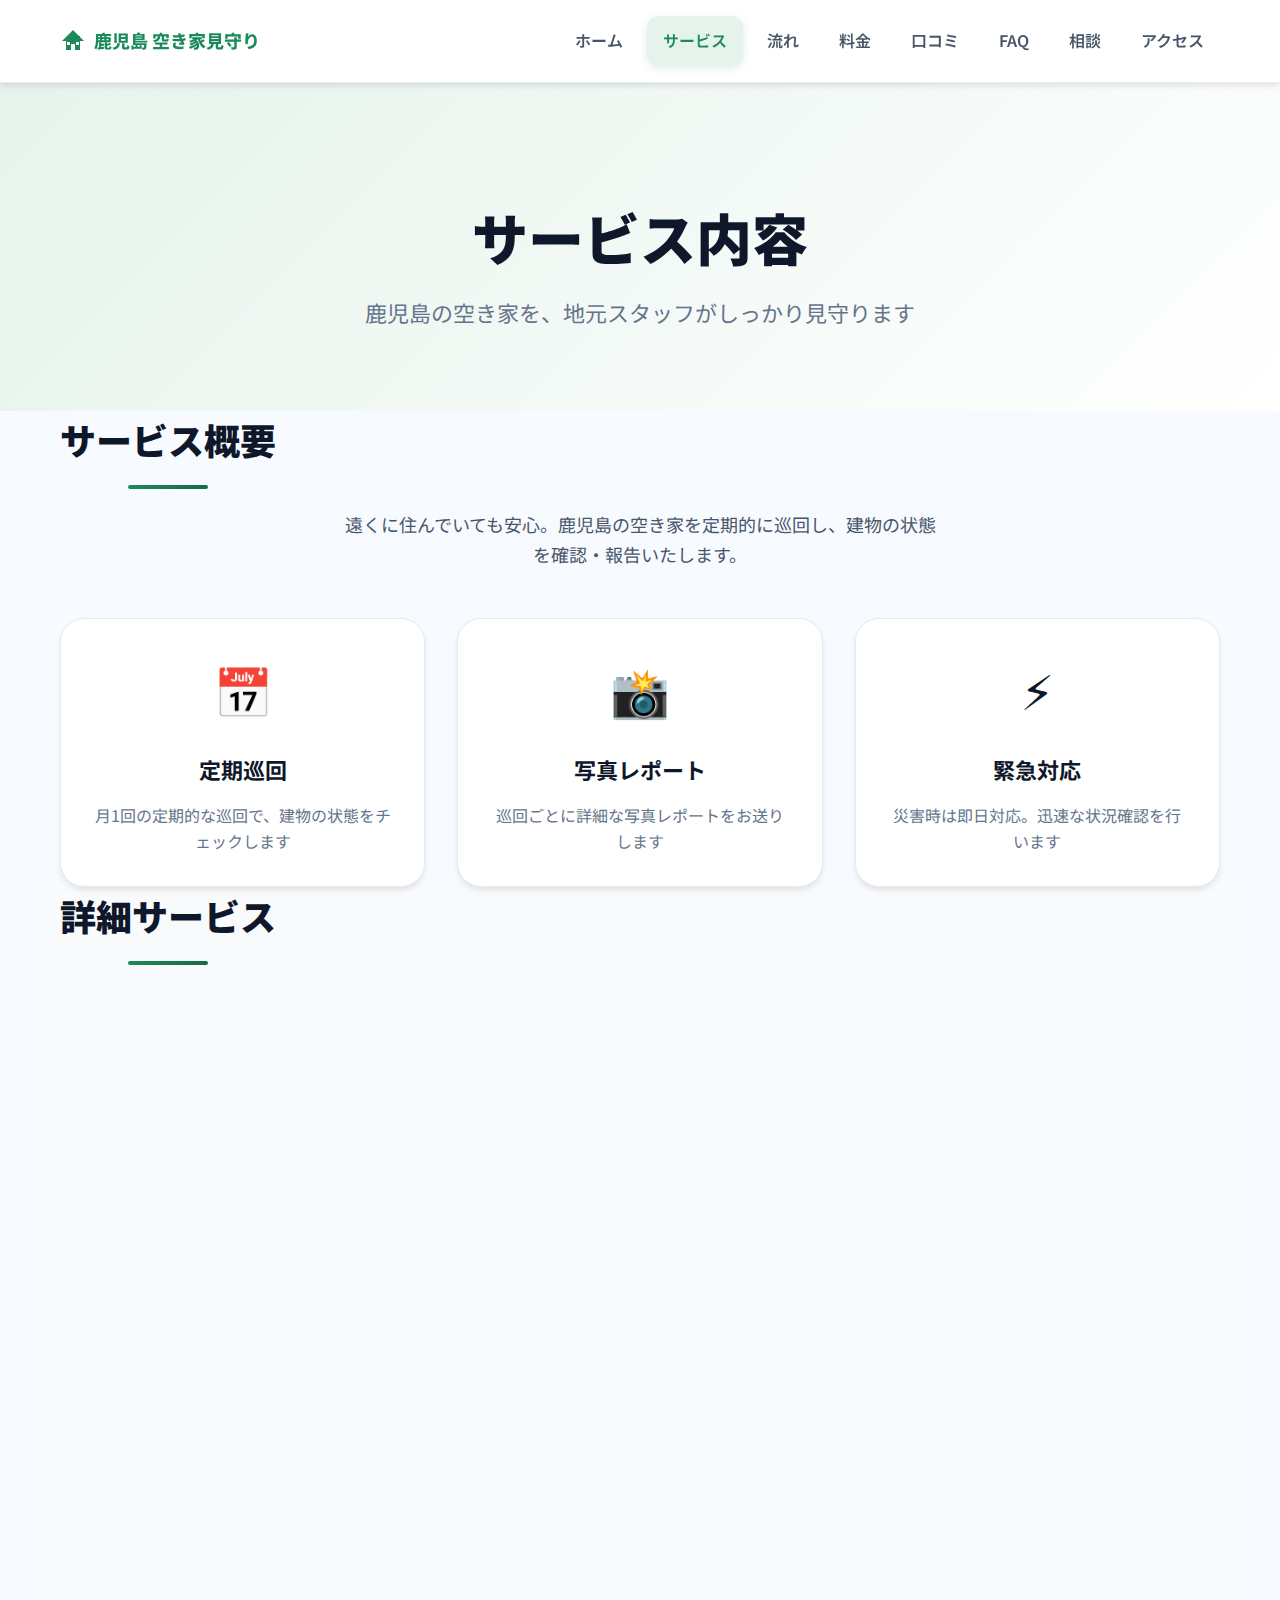
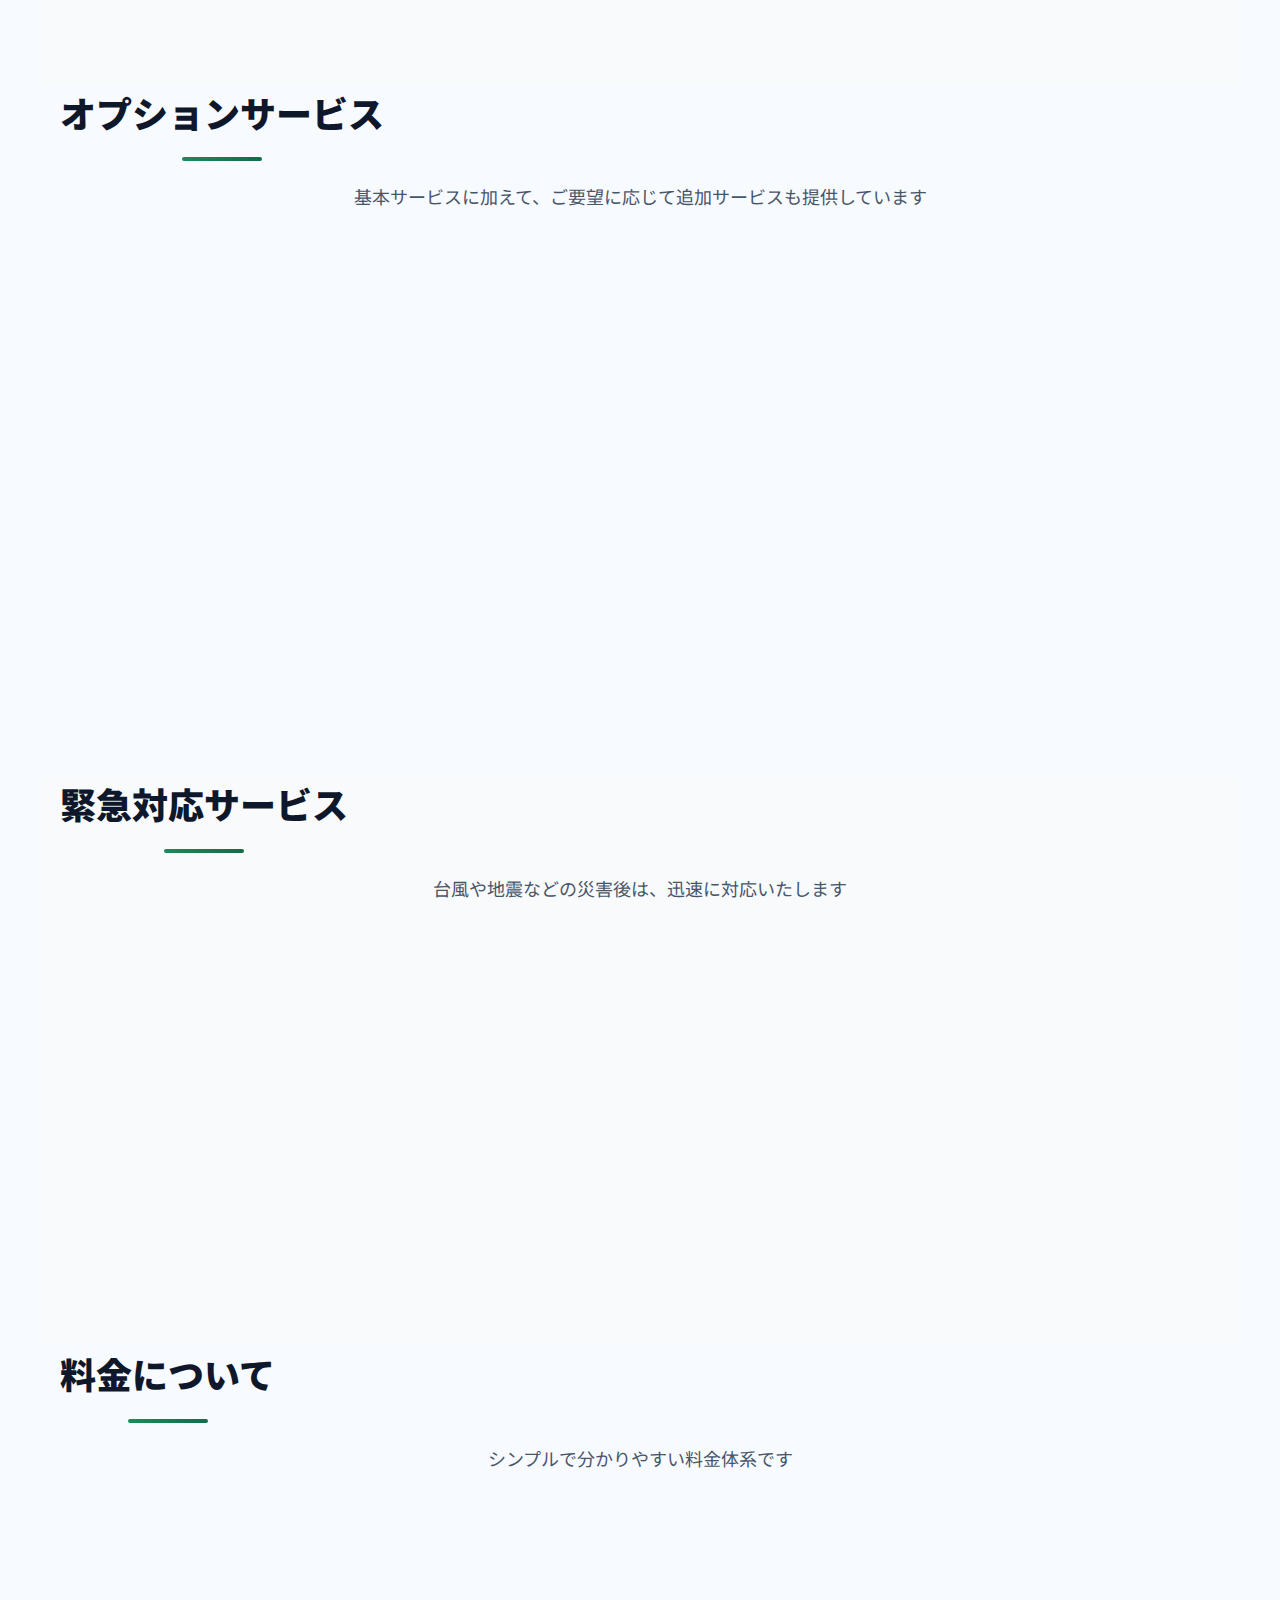
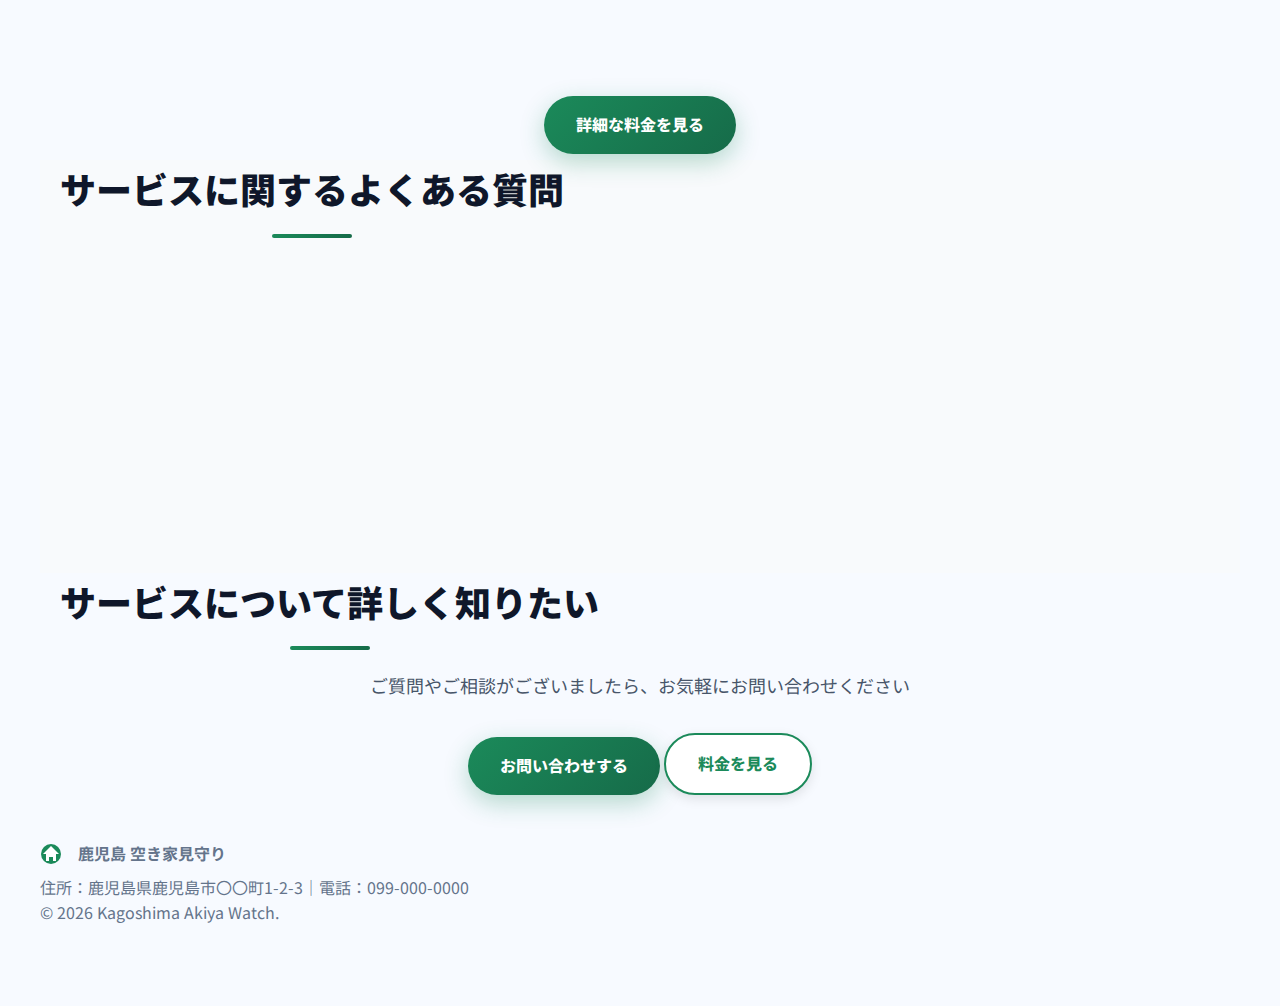
<file: service.html>
<!DOCTYPE html>
<html lang="ja">
<head>
  <meta charset="utf-8">
  <meta name="viewport" content="width=device-width, initial-scale=1">
  <title>サービス内容｜鹿児島の空き家管理</title>
  <meta name="description" content="鹿児島の空き家管理サービスの詳細をご紹介。定期巡回、通風・換気、清掃・メンテナンスなど、包括的なサービスを提供しています。">
  <link rel="stylesheet" href="assets/css/style.css">
  <link rel="preconnect" href="https://fonts.googleapis.com">
  <link rel="preconnect" href="https://fonts.gstatic.com" crossorigin>
  <link href="https://fonts.googleapis.com/css2?family=Noto+Sans+JP:wght@400;500;700;900&display=swap" rel="stylesheet">
</head>
<body data-page="service">
  <div id="site-header"></div>

  <!-- ページヘッダー -->
  <section class="page-hero">
    <div class="container">
      <h1>サービス内容</h1>
      <p class="lead">鹿児島の空き家を、地元スタッフがしっかり見守ります</p>
    </div>
  </section>

  <!-- サービス概要 -->
  <section class="sec container">
    <h2>サービス概要</h2>
    <p class="lead">遠くに住んでいても安心。鹿児島の空き家を定期的に巡回し、建物の状態を確認・報告いたします。</p>
    
    <div class="service-overview">
      <div class="overview-item reveal">
        <div class="overview-icon">📅</div>
        <h3>定期巡回</h3>
        <p>月1回の定期的な巡回で、建物の状態をチェックします</p>
      </div>
      <div class="overview-item reveal">
        <div class="overview-icon">📸</div>
        <h3>写真レポート</h3>
        <p>巡回ごとに詳細な写真レポートをお送りします</p>
      </div>
      <div class="overview-item reveal">
        <div class="overview-icon">⚡</div>
        <h3>緊急対応</h3>
        <p>災害時は即日対応。迅速な状況確認を行います</p>
      </div>
    </div>
  </section>

  <!-- 詳細サービス -->
  <section class="sec container bg-light">
    <h2>詳細サービス</h2>
    <div class="service-grid">
      <div class="service-item reveal">
        <div class="service-number">01</div>
        <h3>定期巡回・点検</h3>
        <p>月1回の定期的な巡回で、建物の状態をチェック。不具合や異常を早期発見します。</p>
        <ul>
          <li>外観の状態確認</li>
          <li>窓やドアの施錠確認</li>
          <li>雨漏りや破損のチェック</li>
          <li>ポストの整理</li>
          <li>周辺環境の確認</li>
        </ul>
        <div class="service-detail">
          <h4>巡回内容</h4>
          <p>建物の外観から内部まで、細かくチェックします。雨漏りや破損の兆候があれば、すぐに報告いたします。</p>
        </div>
      </div>
      
      <div class="service-item reveal">
        <div class="service-number">02</div>
        <h3>通風・換気</h3>
        <p>湿気やカビの発生を防ぐため、適切な通風を行います。</p>
        <ul>
          <li>窓の開閉による換気</li>
          <li>湿度・温度の確認</li>
          <li>空気の流れの確保</li>
          <li>結露の確認</li>
          <li>換気扇の動作確認</li>
        </ul>
        <div class="service-detail">
          <h4>換気の重要性</h4>
          <p>空き家は湿気がたまりやすく、カビや腐食の原因となります。定期的な換気で建物を保護します。</p>
        </div>
      </div>
      
      <div class="service-item reveal">
        <div class="service-number">03</div>
        <h3>清掃・メンテナンス</h3>
        <p>火山灰や埃の除去、軽微な清掃作業を行います。</p>
        <ul>
          <li>火山灰の除去</li>
          <li>蜘蛛の巣の除去</li>
          <li>軽微な清掃作業</li>
          <li>落ち葉の除去</li>
          <li>排水溝の清掃</li>
        </ul>
        <div class="service-detail">
          <h4>鹿児島ならではの対応</h4>
          <p>桜島の火山灰や台風の影響など、鹿児島特有の環境に対応した清掃を行います。</p>
        </div>
      </div>
    </div>
  </section>

  <!-- 追加サービス -->
  <section class="sec container">
    <h2>オプションサービス</h2>
    <p class="lead">基本サービスに加えて、ご要望に応じて追加サービスも提供しています</p>
    
    <div class="option-services">
      <div class="option-item reveal">
        <div class="option-icon">🌿</div>
        <h3>庭木・草刈り</h3>
        <p>庭の手入れや草刈りを行います。見た目を整えるだけでなく、害虫の発生も防ぎます。</p>
        <div class="option-price">¥5,000〜/回</div>
      </div>
      
      <div class="option-item reveal">
        <div class="option-icon">🔧</div>
        <h3>軽微な修理</h3>
        <p>ドアの調整や窓の修理など、軽微な修理作業に対応します。</p>
        <div class="option-price">¥3,000〜/回</div>
      </div>
      
      <div class="option-item reveal">
        <div class="option-icon">📦</div>
        <h3>郵便物管理</h3>
        <p>ポストの郵便物を整理し、重要書類があればお知らせします。</p>
        <div class="option-price">¥2,000〜/回</div>
      </div>
      
      <div class="option-item reveal">
        <div class="option-icon">
          <img src="assets/icons/house.svg" alt="家のアイコン" width="24" height="24">
        </div>
        <h3>空き家見学対応</h3>
        <p>不動産会社や見学者の立ち会いにも対応いたします。</p>
        <div class="option-price">¥8,000〜/回</div>
      </div>
    </div>
  </section>

  <!-- 緊急対応 -->
  <section class="sec container bg-light">
    <h2>緊急対応サービス</h2>
    <p class="lead">台風や地震などの災害後は、迅速に対応いたします</p>
    
    <div class="emergency-services">
      <div class="emergency-item reveal">
        <div class="emergency-icon">🌪️</div>
        <h3>台風後対応</h3>
        <p>台風通過後、24時間以内に建物の被害状況を確認します。</p>
        <ul>
          <li>屋根の状態確認</li>
          <li>窓ガラスの破損チェック</li>
          <li>雨漏りの確認</li>
          <li>周辺の被害状況確認</li>
        </ul>
      </div>
      
      <div class="emergency-item reveal">
        <div class="emergency-icon">🌋</div>
        <h3>火山灰対応</h3>
        <p>桜島の噴火による火山灰の除去を行います。</p>
        <ul>
          <li>屋根の火山灰除去</li>
          <li>窓周りの清掃</li>
          <li>排水溝の清掃</li>
          <li>周辺の清掃</li>
        </ul>
      </div>
      
      <div class="emergency-item reveal">
        <div class="emergency-icon">🌊</div>
        <h3>地震・津波対応</h3>
        <p>地震や津波の影響による被害状況を確認します。</p>
        <ul>
          <li>建物の損傷確認</li>
          <li>地盤の状況確認</li>
          <li>周辺の危険箇所確認</li>
          <li>避難経路の確認</li>
        </ul>
      </div>
    </div>
  </section>

  <!-- 料金について -->
  <section class="sec container">
    <h2>料金について</h2>
    <p class="lead">シンプルで分かりやすい料金体系です</p>
    
    <div class="pricing-info">
      <div class="pricing-detail reveal">
        <h3>基本料金</h3>
        <p>月1回の定期巡回が基本サービスに含まれています。追加の巡回や特別な作業が必要な場合は、別途料金が発生します。</p>
      </div>
      
      <div class="pricing-detail reveal">
        <h3>オプション料金</h3>
        <p>庭木の剪定や軽微な修理など、オプションサービスは作業内容に応じて料金を設定しています。</p>
      </div>
      
      <div class="pricing-detail reveal">
        <h3>緊急対応料金</h3>
        <p>災害時の緊急対応は、状況に応じて料金を調整いたします。まずは状況確認から始めます。</p>
      </div>
    </div>
    
    <div class="text-center">
      <a href="pricing.html" class="cta-btn primary">詳細な料金を見る</a>
    </div>
  </section>

  <!-- よくある質問 -->
  <section class="sec container bg-light">
    <h2>サービスに関するよくある質問</h2>
    <div class="faq-grid">
      <div class="faq-item reveal">
        <div class="faq-q">
          <span>Q. 巡回の時間は決まっていますか？</span>
          <span class="faq-icon">+</span>
        </div>
        <div class="faq-a">
          <p>基本的に平日の9:00-17:00の間で巡回いたします。ご希望の時間帯があれば、可能な限り調整いたします。</p>
        </div>
      </div>
      
      <div class="faq-item reveal">
        <div class="faq-q">
          <span>Q. 鍵の管理はどうなっていますか？</span>
          <span class="faq-icon">+</span>
        </div>
        <div class="faq-a">
          <p>鍵は厳重に管理し、巡回時のみ使用いたします。紛失や複製の心配はありません。</p>
        </div>
      </div>
      
      <div class="faq-item reveal">
        <div class="faq-q">
          <span>Q. 巡回の際に立ち会いは必要ですか？</span>
          <span class="faq-icon">+</span>
        </div>
        <div class="faq-a">
          <p>立ち会いは不要です。ご不在でも安心して巡回いたします。何か問題があれば、すぐにご連絡いたします。</p>
        </div>
      </div>
    </div>
  </section>

  <!-- お問い合わせ -->
  <section class="sec container">
    <h2>サービスについて詳しく知りたい</h2>
    <p class="lead">ご質問やご相談がございましたら、お気軽にお問い合わせください</p>
    <div class="text-center">
      <a href="contact.html" class="cta-btn primary">お問い合わせする</a>
      <a href="pricing.html" class="cta-btn secondary">料金を見る</a>
    </div>
  </section>

  <button class="to-top" id="toTop" aria-label="上へ">↑</button>
  <div id="site-footer"></div>
  <script src="assets/js/site.js"></script>
</body>
</html>
</file>
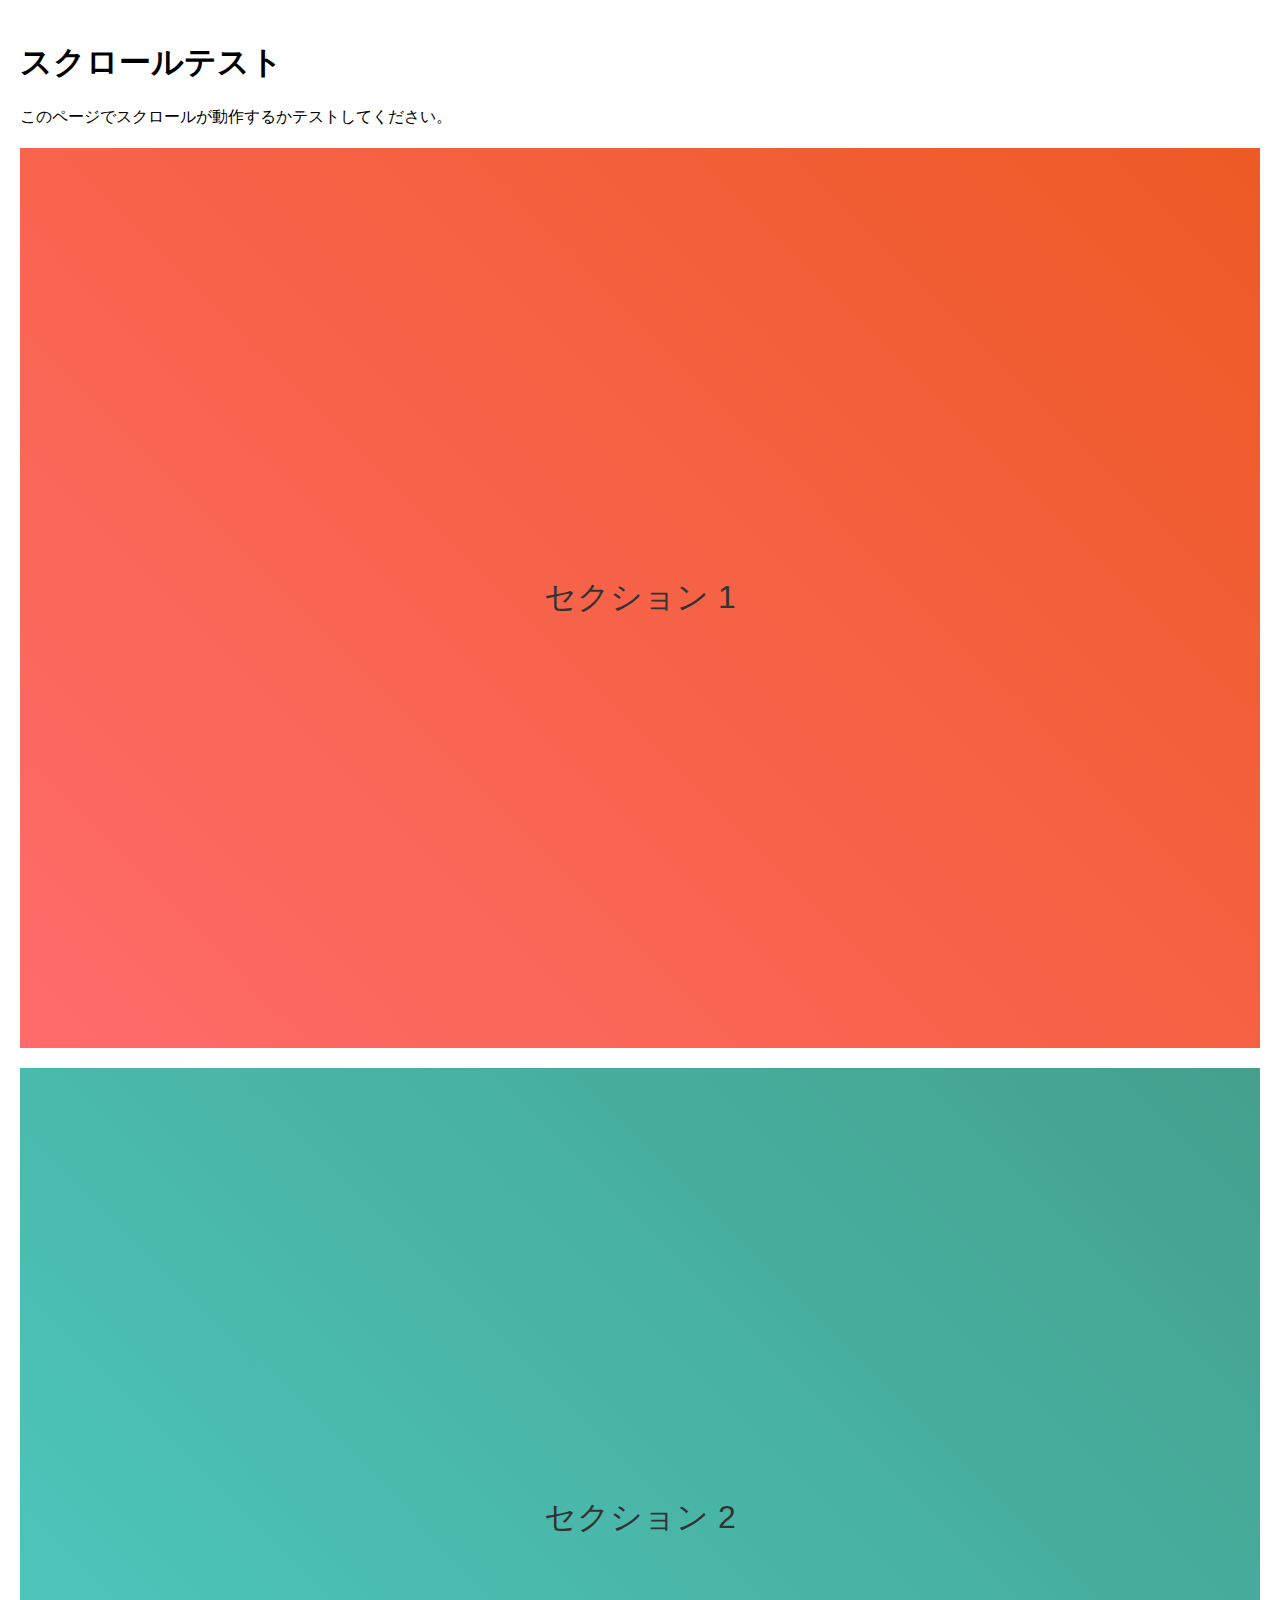
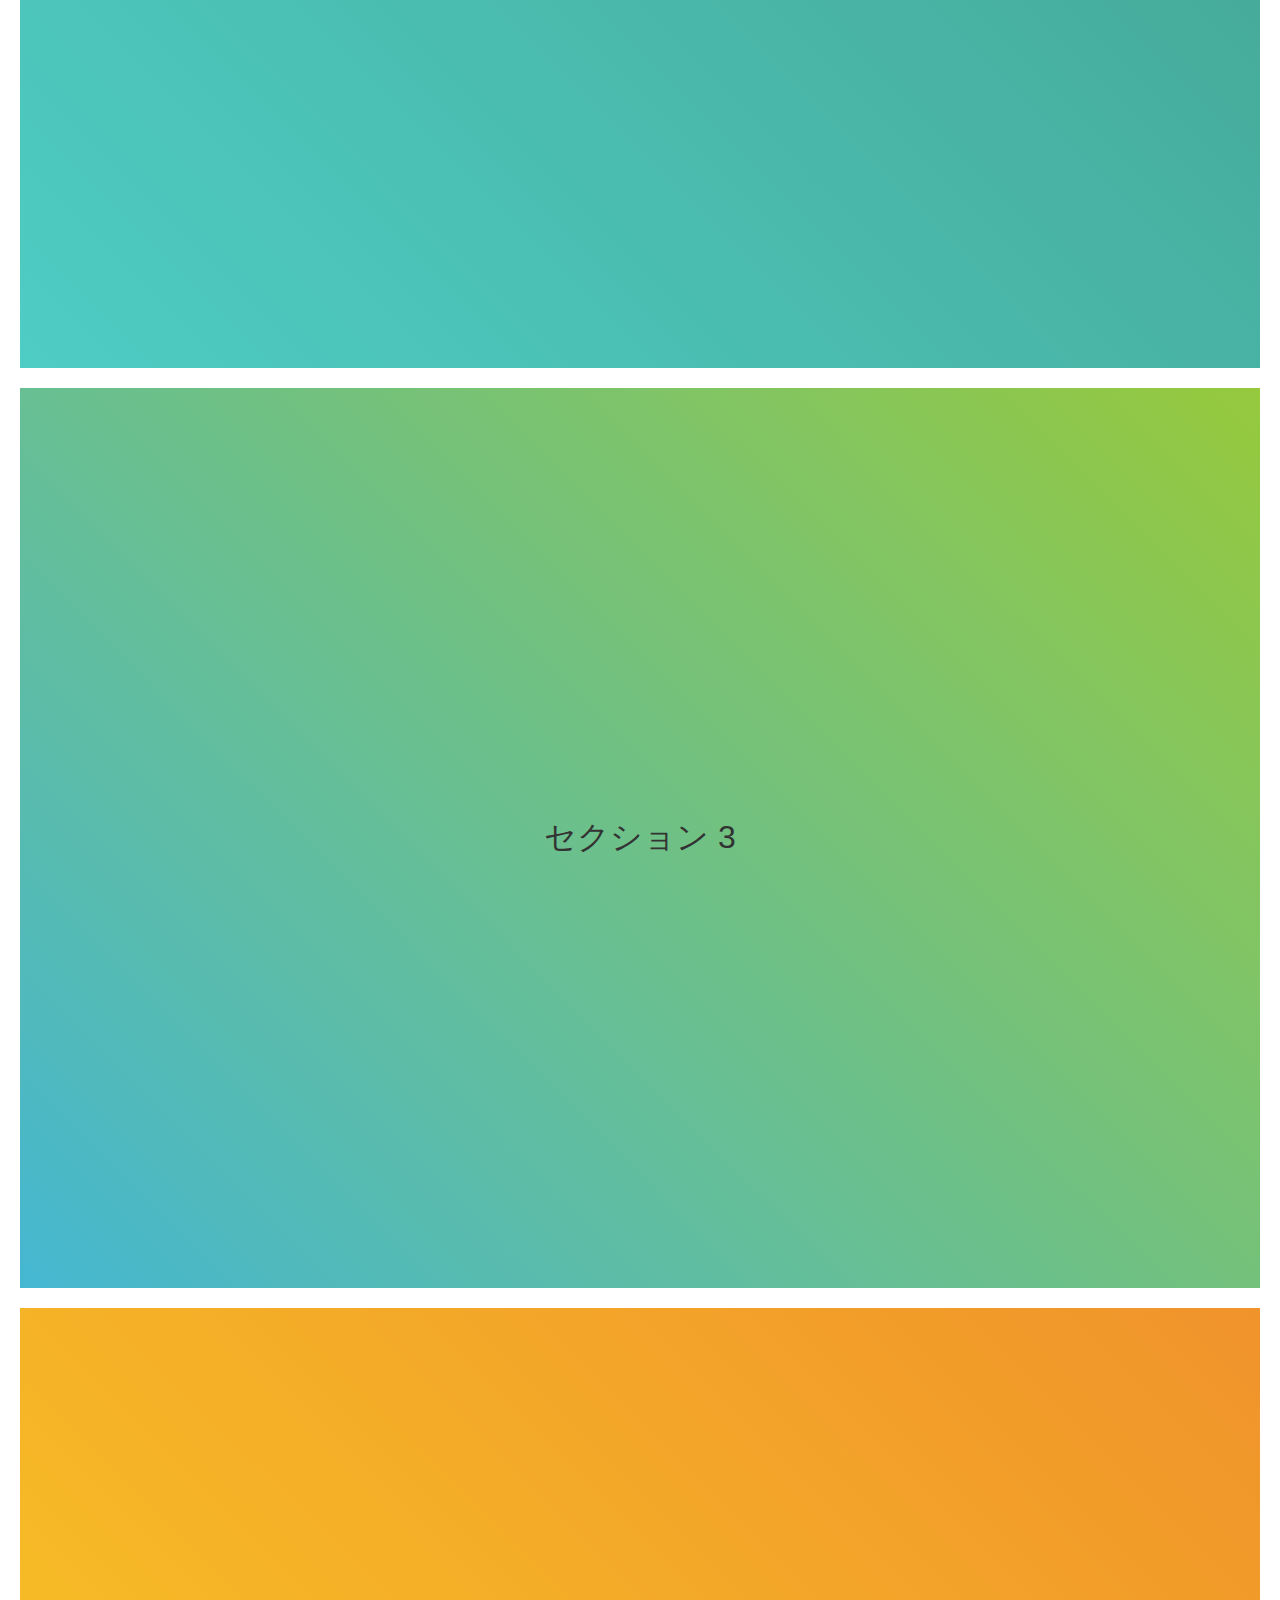
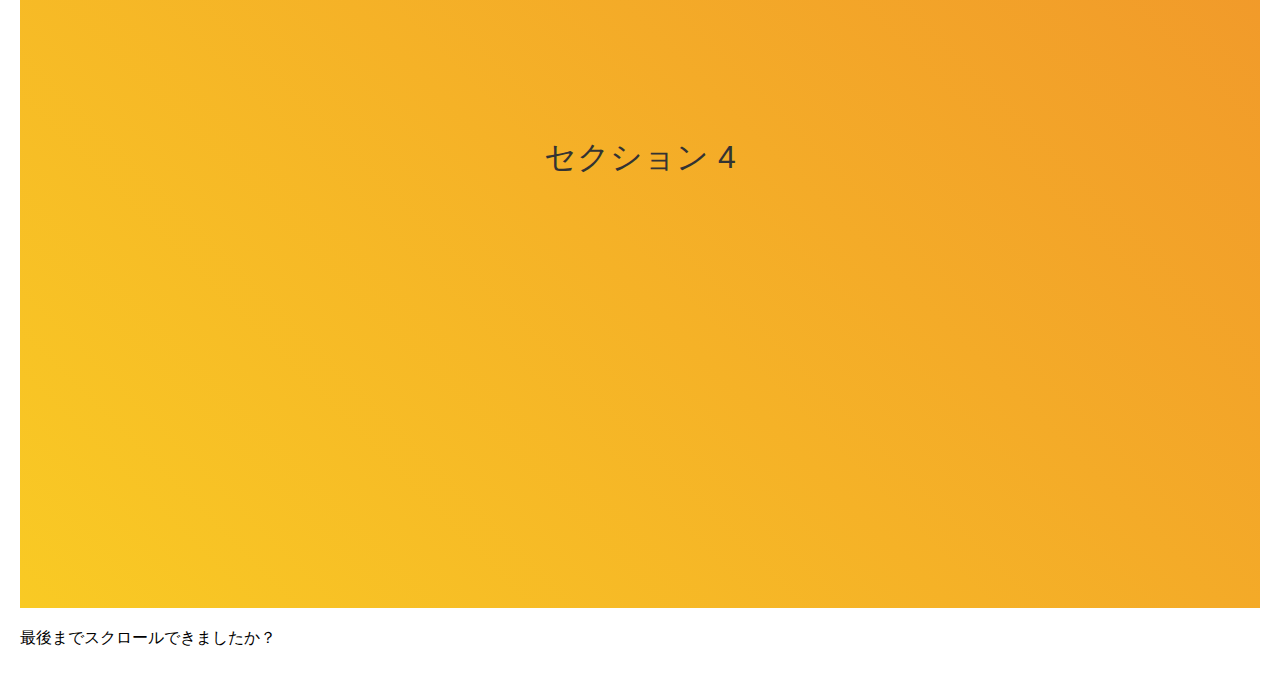
<file: test-scroll.html>
<!DOCTYPE html>
<html lang="ja">
<head>
    <meta charset="UTF-8">
    <meta name="viewport" content="width=device-width, initial-scale=1.0">
    <title>スクロールテスト</title>
    <style>
        body {
            margin: 0;
            padding: 20px;
            font-family: Arial, sans-serif;
            overflow: visible;
        }
        .test-section {
            height: 100vh;
            background: linear-gradient(45deg, #f0f0f0, #e0e0e0);
            margin: 20px 0;
            display: flex;
            align-items: center;
            justify-content: center;
            font-size: 2em;
            color: #333;
        }
        .section1 { background: linear-gradient(45deg, #ff6b6b, #ee5a24); }
        .section2 { background: linear-gradient(45deg, #4ecdc4, #44a08d); }
        .section3 { background: linear-gradient(45deg, #45b7d1, #96c93d); }
        .section4 { background: linear-gradient(45deg, #f9ca24, #f0932b); }
    </style>
</head>
<body>
    <h1>スクロールテスト</h1>
    <p>このページでスクロールが動作するかテストしてください。</p>
    
    <div class="test-section section1">セクション 1</div>
    <div class="test-section section2">セクション 2</div>
    <div class="test-section section3">セクション 3</div>
    <div class="test-section section4">セクション 4</div>
    
    <p>最後までスクロールできましたか？</p>
</body>
</html>
</file>
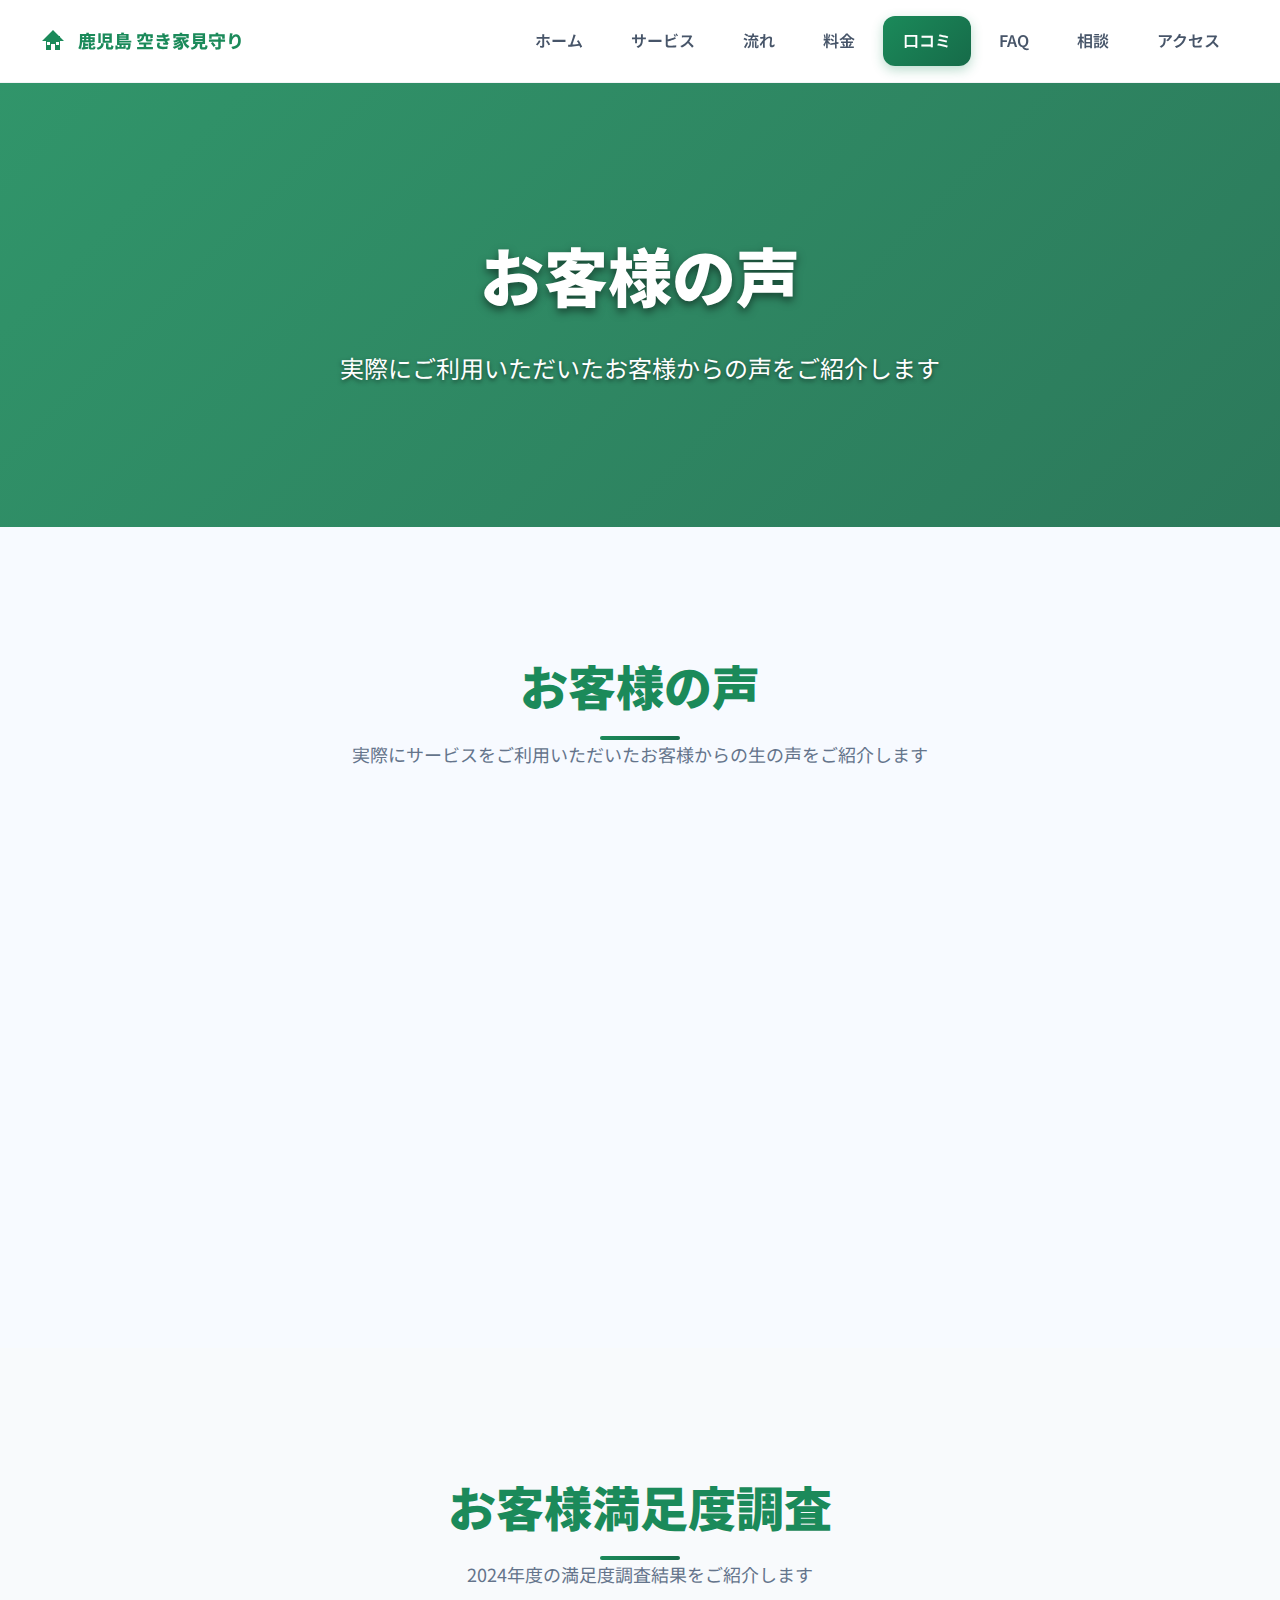
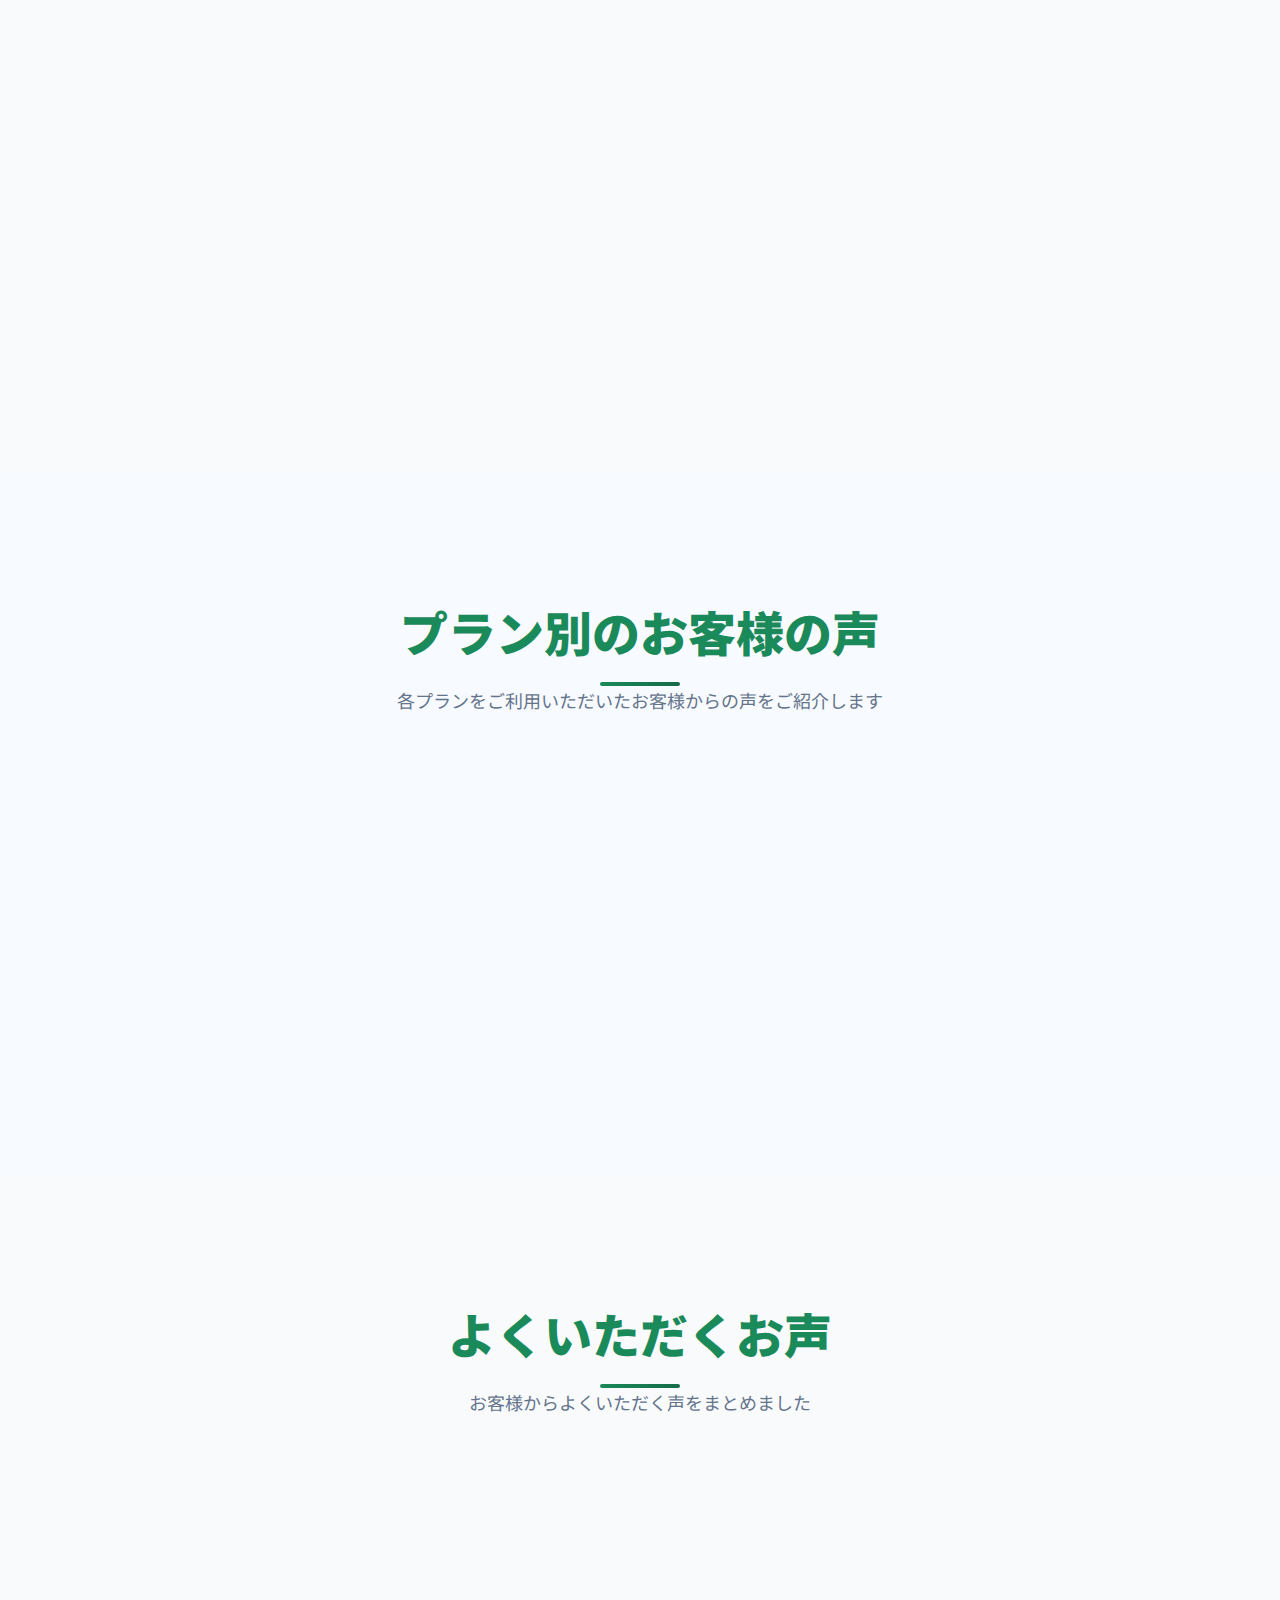
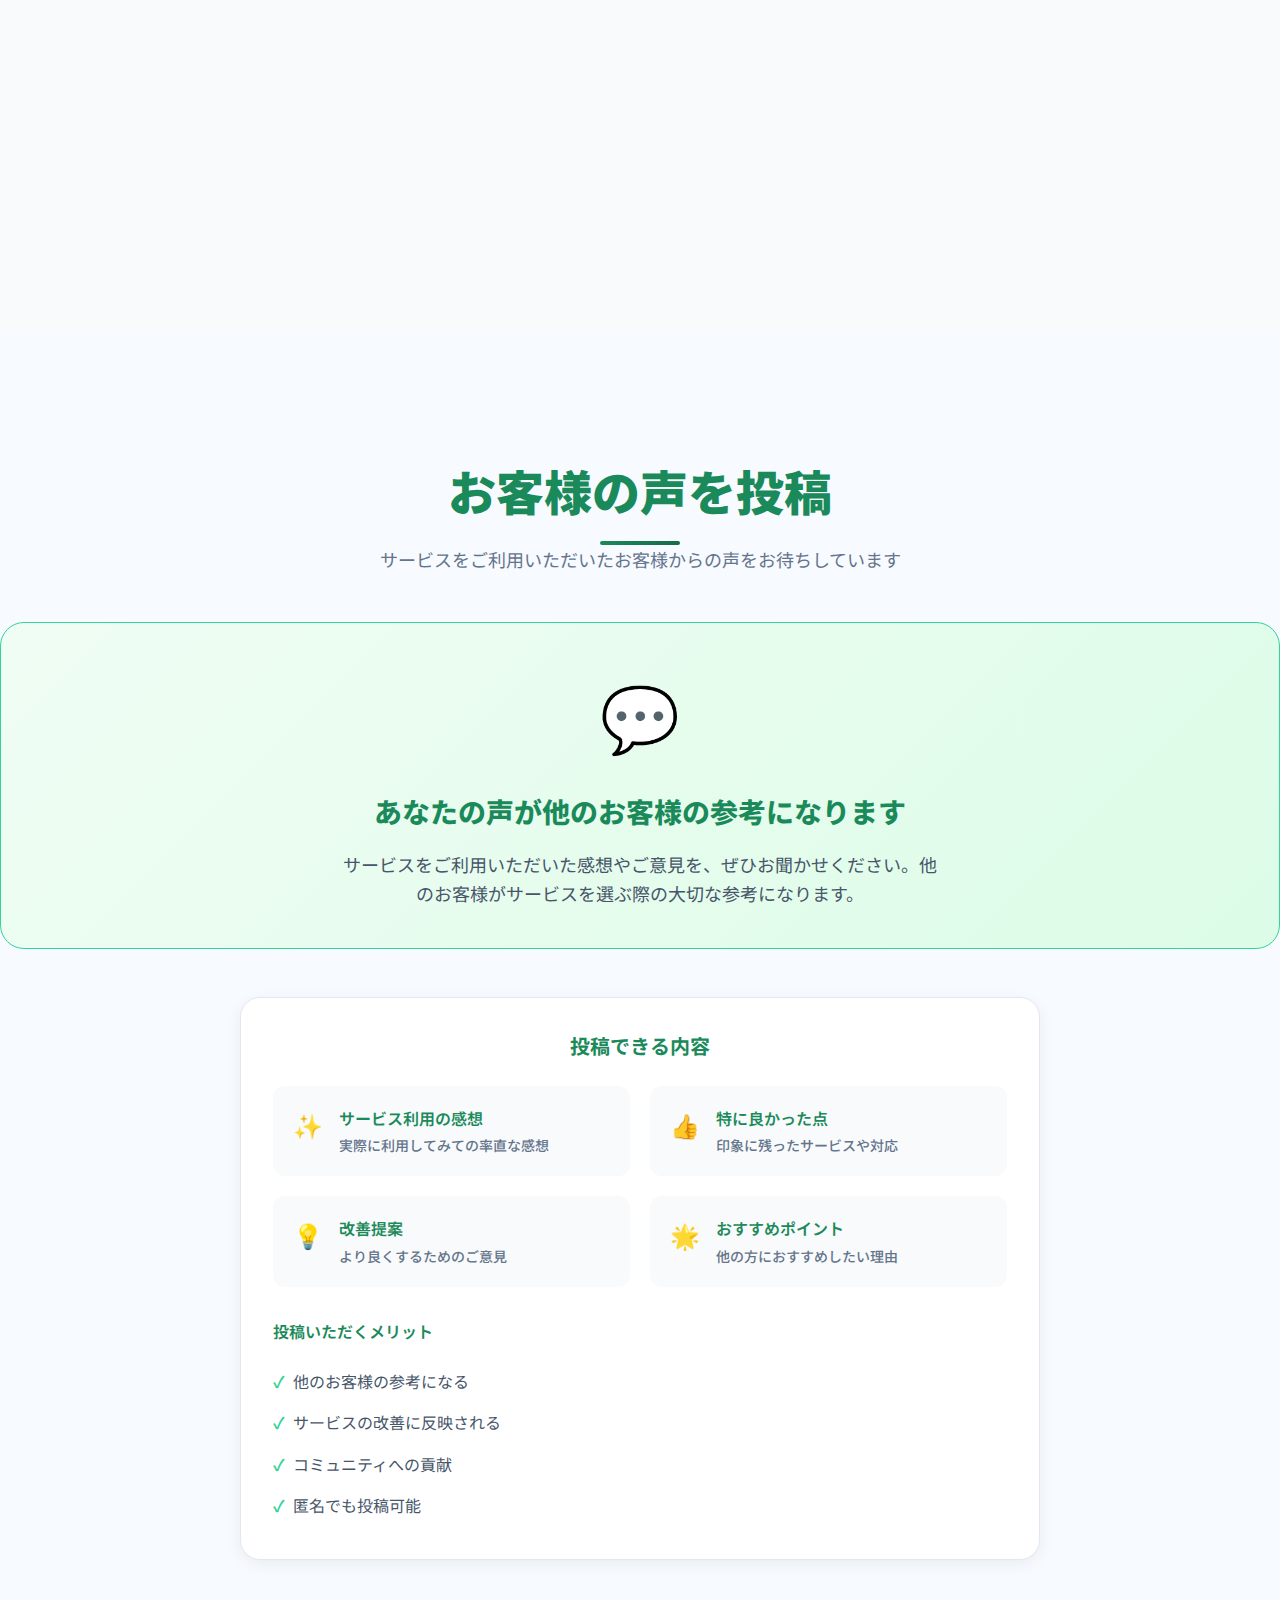
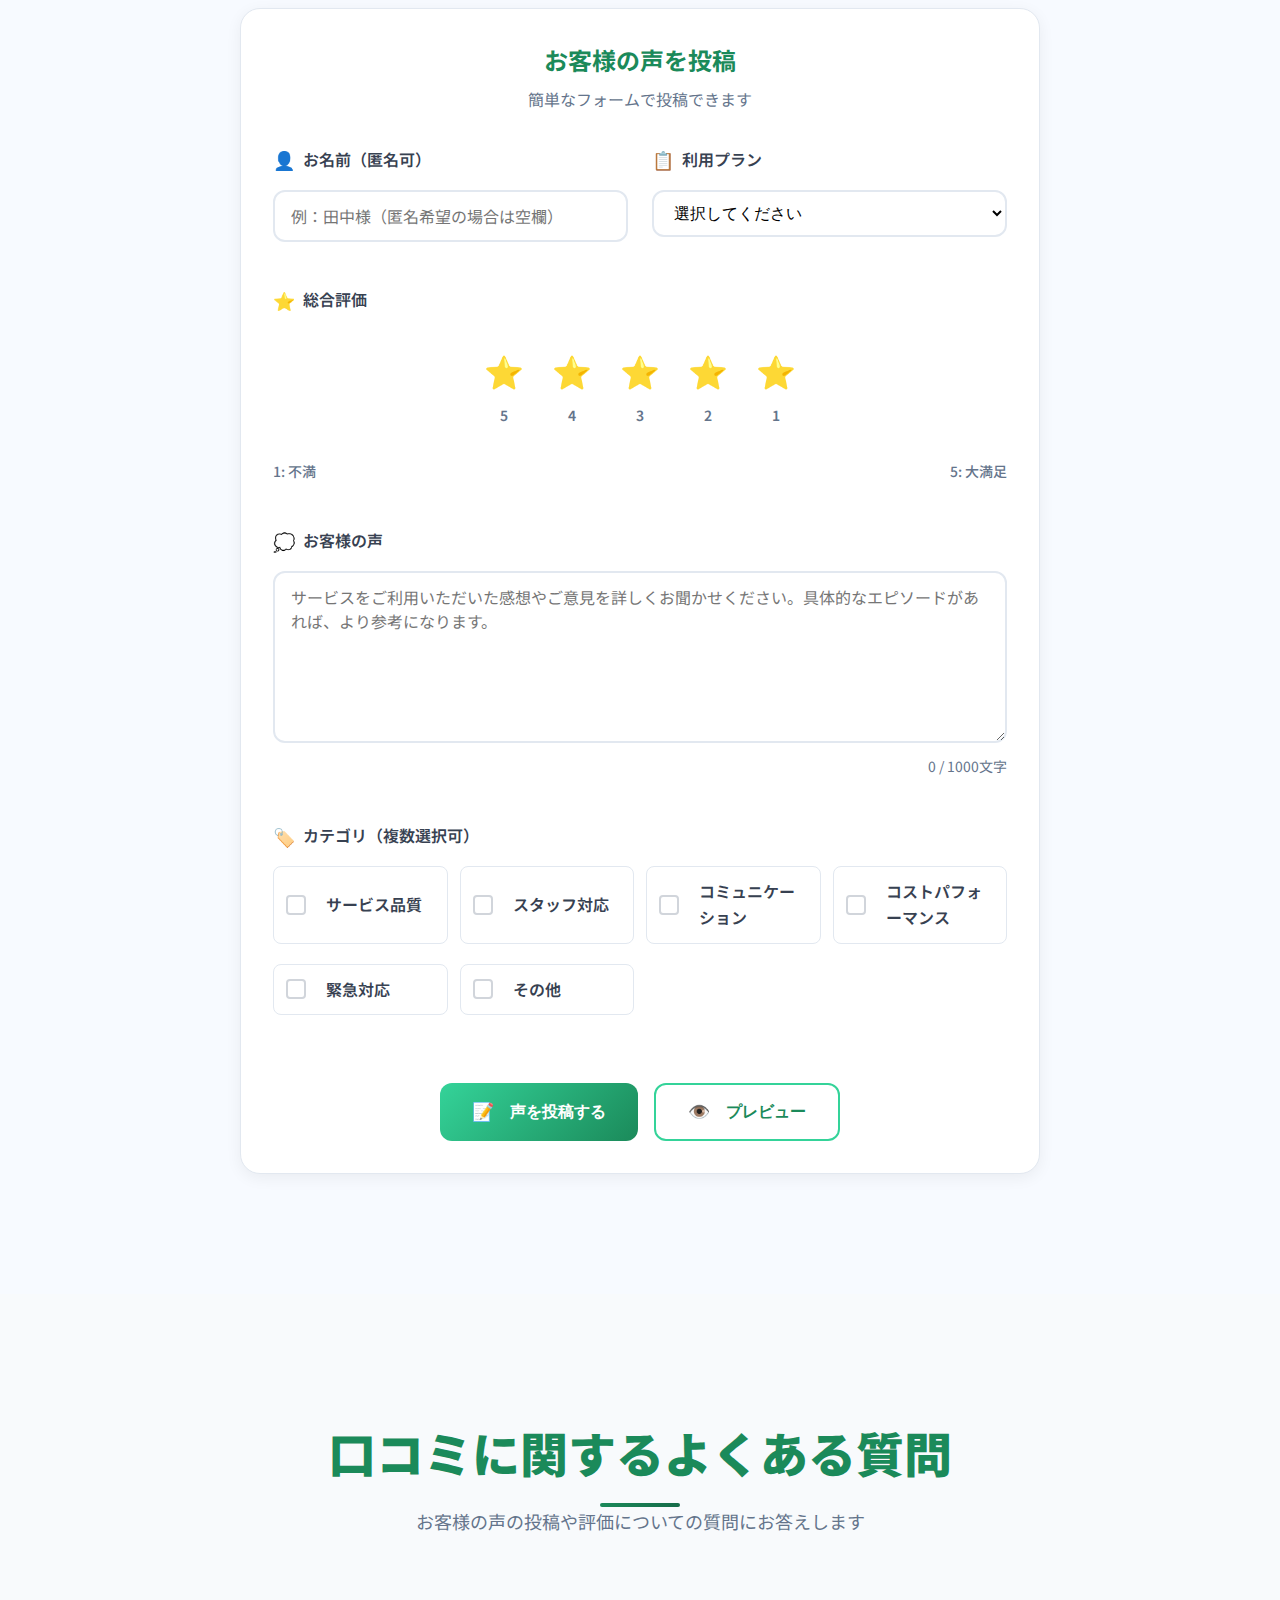
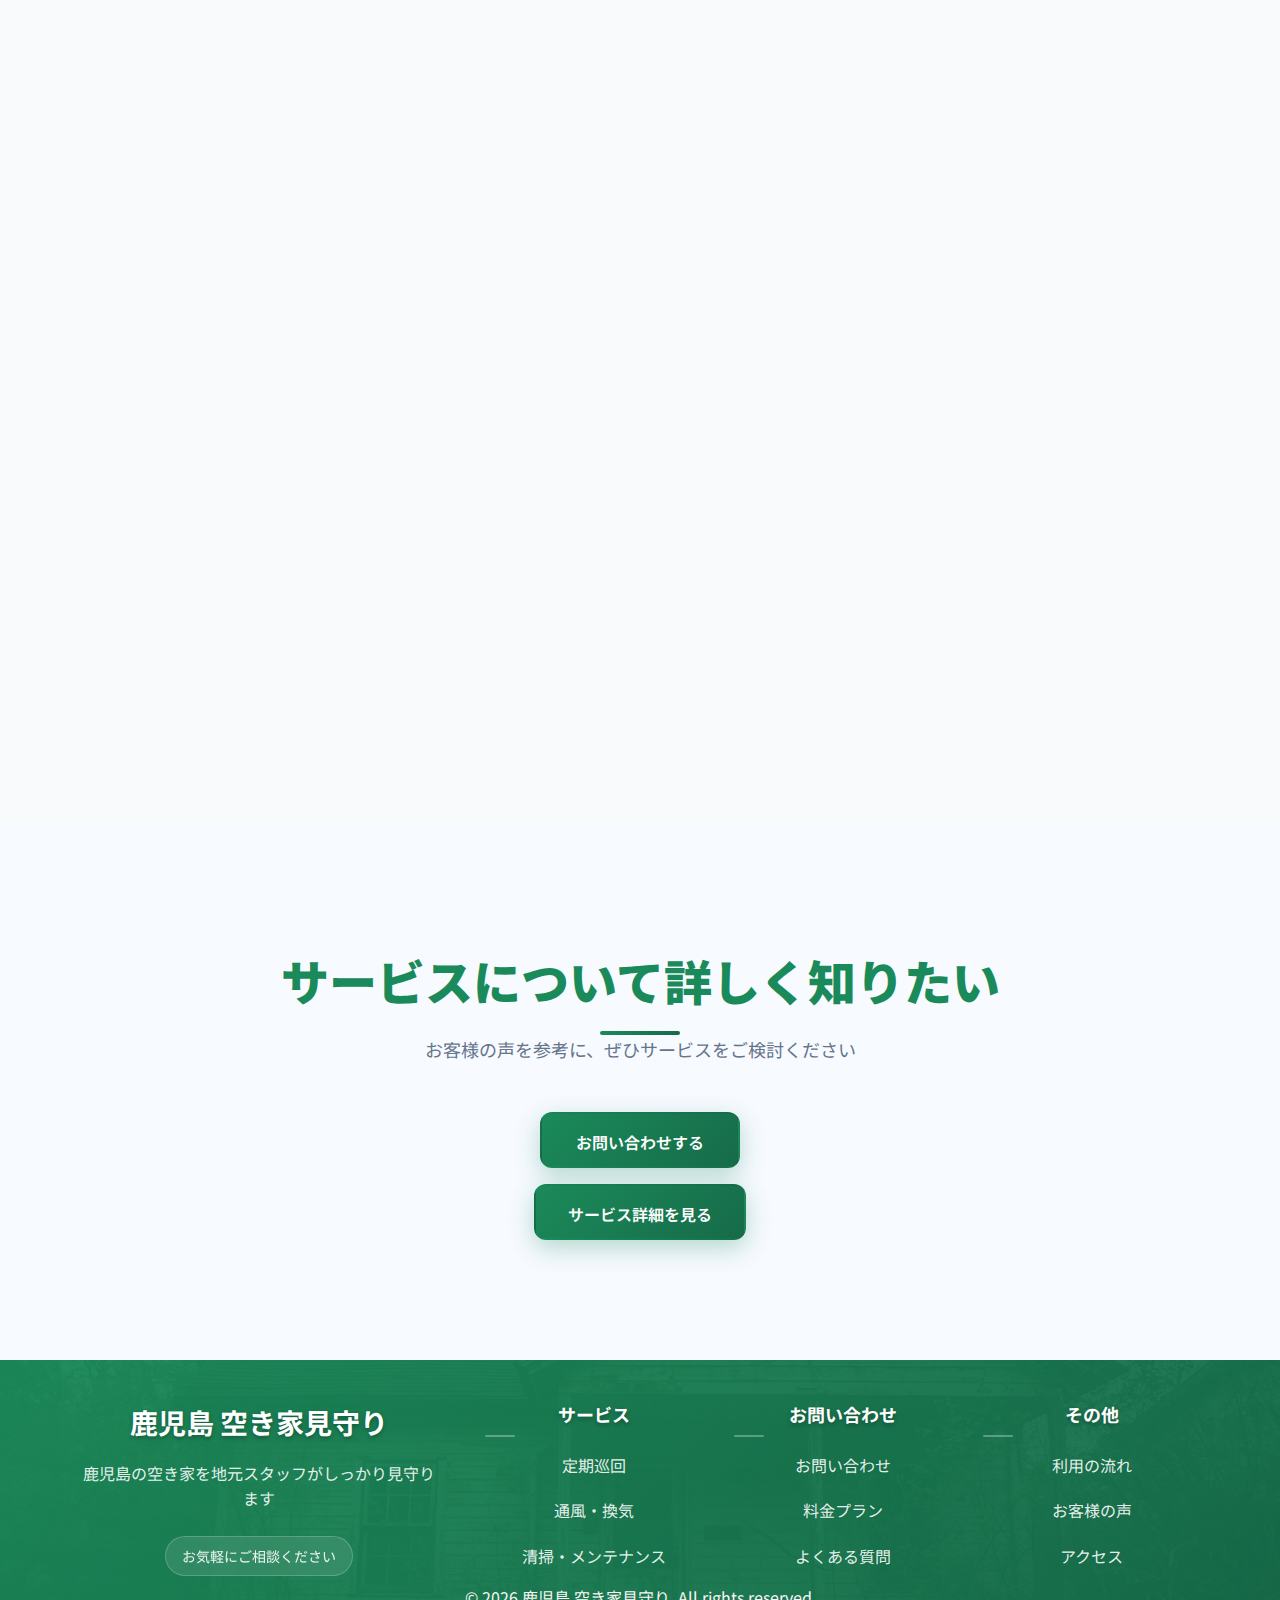
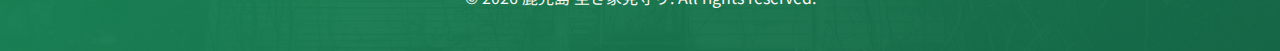
<file: voices.html>
<!DOCTYPE html>
<html lang="ja">
<head>
    <meta charset="utf-8">
    <meta name="viewport" content="width=device-width, initial-scale=1">
    <title>お客様の声｜鹿児島の空き家管理</title>
    <meta name="description" content="鹿児島の空き家管理サービスをご利用いただいたお客様からの声をご紹介。実際の体験談を通じて、サービスの魅力をお伝えします。">
    <link rel="stylesheet" href="assets/css/style-minimal.css">
    <link rel="preconnect" href="https://fonts.googleapis.com">
    <link rel="preconnect" href="https://fonts.gstatic.com" crossorigin>
    <link href="https://fonts.googleapis.com/css2?family=Noto+Sans+JP:wght@400;500;700;900&display=swap" rel="stylesheet">
</head>
<body data-page="voices">
    <!-- ヘッダー -->
    <header>
      <div class="nav">
        <div class="logo">
          <a href="index.html">
            <img src="assets/logo/akiya_logo_mokumoku.svg" alt="鹿児島 空き家見守り" width="26" height="26">
            <span>鹿児島 空き家見守り</span>
          </a>
        </div>
        <nav aria-label="主要ナビゲーション" class="desktop-nav">
          <a href="index.html">ホーム</a>
          <a href="service.html">サービス</a>
          <a href="process.html">流れ</a>
          <a href="pricing.html">料金</a>
          <a href="voices.html">口コミ</a>
          <a href="faq.html">FAQ</a>
          <a href="contact.html">相談</a>
          <a href="access.html">アクセス</a>
        </nav>
        
        <!-- モバイルメニューボタン -->
        <button class="mobile-menu-btn" aria-label="メニューを開く">
          <span></span>
          <span></span>
          <span></span>
        </button>
        
        <!-- モバイルメニュー -->
        <nav class="mobile-nav" aria-label="モバイルナビゲーション">
          <a href="index.html">ホーム</a>
          <a href="service.html">サービス</a>
          <a href="process.html">流れ</a>
          <a href="pricing.html">料金</a>
          <a href="voices.html">口コミ</a>
          <a href="faq.html">FAQ</a>
          <a href="contact.html">相談</a>
          <a href="access.html">アクセス</a>
        </nav>
      </div>
    </header>

    <!-- ページヘッダー -->
    <section class="page-hero">
      <div class="container">
        <h1>お客様の声</h1>
        <p class="lead">実際にご利用いただいたお客様からの声をご紹介します</p>
      </div>
    </section>

    <!-- お客様の声 -->
    <section class="sec container">
      <h2>お客様の声</h2>
      <p class="lead">実際にサービスをご利用いただいたお客様からの生の声をご紹介します</p>
      
      <div class="testimonials-grid">
        <div class="testimonial-card featured reveal">
          <div class="testimonial-header">
            <div class="testimonial-avatar">
              <img src="images/akiya.jpg" alt="お客様の声" width="60" height="60">
            </div>
            <div class="testimonial-info">
              <h3>田中 様</h3>
              <span class="testimonial-location">大阪府在住</span>
              <div class="testimonial-rating">
                <span class="star">⭐</span>
                <span class="star">⭐</span>
                <span class="star">⭐</span>
                <span class="star">⭐</span>
                <span class="star">⭐</span>
                <span class="rating-score">5.0</span>
              </div>
            </div>
          </div>
          <div class="testimonial-content">
            <p>「台風の後、すぐに確認してくださって本当に助かりました。写真で状況がよく分かり、遠くにいても安心です。</p>
            <p>月2回の巡回プランを選んでいますが、これが正解でした。建物の状態が常に把握できて、小さな問題も早期発見できます。庭の手入れも含まれているので、見た目もきれいに保たれています。</p>
            <p>スタッフの方がとても親切で、何か質問があればすぐに答えてくださいます。鹿児島の空き家管理なら、このサービスが一番だと思います。」</p>
          </div>
          <div class="testimonial-footer">
            <span class="testimonial-date">2024年12月</span>
            <span class="testimonial-plan">プレミアムプラン</span>
          </div>
        </div>
      </div>
    </section>

    <!-- 満足度調査 -->
    <section class="sec container bg-light">
      <h2>お客様満足度調査</h2>
      <p class="lead">2024年度の満足度調査結果をご紹介します</p>
      
      <div class="satisfaction-grid">
        <div class="satisfaction-card reveal">
          <div class="satisfaction-icon">😊</div>
          <h3>総合満足度</h3>
          <div class="satisfaction-score">
            <span class="score-number">4.8</span>
            <span class="score-max">/5.0</span>
          </div>
          <div class="satisfaction-bar">
            <div class="satisfaction-fill" style="width: 96%"></div>
          </div>
          <p>お客様の95%が「満足」と回答</p>
        </div>
        
        <div class="satisfaction-card reveal">
          <div class="satisfaction-icon">📸</div>
          <h3>写真レポート</h3>
          <div class="satisfaction-score">
            <span class="score-number">4.9</span>
            <span class="score-max">/5.0</span>
          </div>
          <div class="satisfaction-bar">
            <div class="satisfaction-fill" style="width: 98%"></div>
          </div>
          <p>写真の質と分かりやすさに高評価</p>
        </div>
        
        <div class="satisfaction-card reveal">
          <div class="satisfaction-icon">⚡</div>
          <h3>緊急対応</h3>
          <div class="satisfaction-score">
            <span class="score-number">4.7</span>
            <span class="score-max">/5.0</span>
          </div>
          <div class="satisfaction-bar">
            <div class="satisfaction-fill" style="width: 94%"></div>
          </div>
          <p>災害時の迅速な対応に感謝の声</p>
        </div>
        
        <div class="satisfaction-card reveal">
          <div class="satisfaction-icon">🤝</div>
          <h3>スタッフ対応</h3>
          <div class="satisfaction-score">
            <span class="score-number">4.9</span>
            <span class="score-max">/5.0</span>
          </div>
          <div class="satisfaction-bar">
            <div class="satisfaction-fill" style="width: 98%"></div>
          </div>
          <p>親切で丁寧な対応に満足</p>
        </div>
      </div>
    </section>

    <!-- 利用プラン別の声 -->
    <section class="sec container">
      <h2>プラン別のお客様の声</h2>
      <p class="lead">各プランをご利用いただいたお客様からの声をご紹介します</p>
      
      <div class="plan-testimonials-grid">
        <div class="plan-testimonial-card reveal">
          <div class="plan-badge basic">ベーシック</div>
          <div class="testimonial-content">
            <p>「シンプルなプランですが、必要なサービスは十分に含まれています。月1回の巡回で建物の状態がよく分かります。」</p>
          </div>
          <div class="testimonial-author">
            <div class="author-avatar">👤</div>
            <div class="author-info">
              <strong>山田 様</strong>
              <span>福岡県在住</span>
            </div>
          </div>
          <div class="testimonial-rating">
            <span class="star">⭐</span>
            <span class="star">⭐</span>
            <span class="star">⭐</span>
            <span class="star">⭐</span>
            <span class="star">⭐</span>
          </div>
        </div>
        
        <div class="plan-testimonial-card reveal">
          <div class="plan-badge standard">スタンダード</div>
          <div class="testimonial-content">
            <p>「火山灰の除去や緊急対応が含まれているので、鹿児島の空き家管理に最適です。安心して任せられます。」</p>
          </div>
          <div class="testimonial-author">
            <div class="author-avatar">👤</div>
            <div class="author-info">
              <strong>高橋 様</strong>
              <span>愛知県在住</span>
            </div>
          </div>
          <div class="testimonial-rating">
            <span class="star">⭐</span>
            <span class="star">⭐</span>
            <span class="star">⭐</span>
            <span class="star">⭐</span>
            <span class="star">⭐</span>
          </div>
        </div>
        
        <div class="plan-testimonial-card reveal">
          <div class="plan-badge premium">プレミアム</div>
          <div class="testimonial-content">
            <p>「月2回の巡回で建物の状態が常に把握でき、庭の手入れも含まれているので、見た目もきれいに保たれています。」</p>
          </div>
          <div class="testimonial-author">
            <div class="author-avatar">👤</div>
            <div class="author-info">
              <strong>中村 様</strong>
              <span>東京都在住</span>
            </div>
          </div>
          <div class="testimonial-rating">
            <span class="star">⭐</span>
            <span class="star">⭐</span>
            <span class="star">⭐</span>
            <span class="star">⭐</span>
            <span class="star">⭐</span>
          </div>
        </div>
      </div>
    </section>

    <!-- よくいただくお声 -->
    <section class="sec container bg-light">
      <h2>よくいただくお声</h2>
      <p class="lead">お客様からよくいただく声をまとめました</p>
      
      <div class="common-voices-grid">
        <div class="voice-card reveal">
          <div class="voice-icon">📱</div>
          <h3>スマホで確認できる</h3>
          <p>「写真レポートがスマホで見やすい。遠くにいても空き家の状況がよく分かります。」</p>
          <div class="voice-stats">
            <span class="stat-item">👍 98%のお客様が満足</span>
          </div>
        </div>
        
        <div class="voice-card reveal">
          <div class="voice-icon">🌋</div>
          <h3>火山灰対応が安心</h3>
          <p>「桜島の火山灰にも対応してくれるので、鹿児島ならではの安心感があります。」</p>
          <div class="voice-stats">
            <span class="stat-item">🌋 鹿児島特有の対応</span>
          </div>
        </div>
        
        <div class="voice-card reveal">
          <div class="voice-icon">⚡</div>
          <h3>緊急時の対応が迅速</h3>
          <p>「台風の後、すぐに確認してくれるので、遠くにいても安心です。」</p>
          <div class="voice-stats">
            <span class="stat-item">⚡ 24時間以内に対応</span>
          </div>
        </div>
        
        <div class="voice-card reveal">
          <div class="voice-icon">🤝</div>
          <h3>スタッフが親切</h3>
          <p>「何か質問があれば、いつでも親切に答えてくれます。信頼できるサービスです。」</p>
          <div class="voice-stats">
            <span class="stat-item">🤝 親切なサポート</span>
          </div>
        </div>
      </div>
    </section>

    <!-- お客様の声を投稿 -->
    <section class="sec container">
      <h2>お客様の声を投稿</h2>
      <p class="lead">サービスをご利用いただいたお客様からの声をお待ちしています</p>
      
      <div class="voice-submission-container">
        <div class="submission-hero">
          <div class="submission-icon">💬</div>
          <h3>あなたの声が他のお客様の参考になります</h3>
          <p>サービスをご利用いただいた感想やご意見を、ぜひお聞かせください。他のお客様がサービスを選ぶ際の大切な参考になります。</p>
        </div>
        
        <div class="submission-content">
          <div class="submission-info-card">
            <h4>投稿できる内容</h4>
            <div class="info-features">
              <div class="info-feature">
                <div class="feature-icon">✨</div>
                <div class="feature-text">
                  <h5>サービス利用の感想</h5>
                  <p>実際に利用してみての率直な感想</p>
                </div>
              </div>
              
              <div class="info-feature">
                <div class="feature-icon">👍</div>
                <div class="feature-text">
                  <h5>特に良かった点</h5>
                  <p>印象に残ったサービスや対応</p>
                </div>
              </div>
              
              <div class="info-feature">
                <div class="feature-icon">💡</div>
                <div class="feature-text">
                  <h5>改善提案</h5>
                  <p>より良くするためのご意見</p>
                </div>
              </div>
              
              <div class="info-feature">
                <div class="feature-icon">🌟</div>
                <div class="feature-text">
                  <h5>おすすめポイント</h5>
                  <p>他の方におすすめしたい理由</p>
                </div>
              </div>
            </div>
            
            <div class="submission-benefits">
              <h5>投稿いただくメリット</h5>
              <ul>
                <li>他のお客様の参考になる</li>
                <li>サービスの改善に反映される</li>
                <li>コミュニティへの貢献</li>
                <li>匿名でも投稿可能</li>
              </ul>
            </div>
          </div>
          
          <div class="submission-form-card">
            <div class="form-header">
              <h4>お客様の声を投稿</h4>
              <p>簡単なフォームで投稿できます</p>
            </div>
            
            <form action="#" method="POST" class="enhanced-form">
              <div class="form-row">
                <div class="form-group">
                  <label for="voice-name">
                    <span class="label-icon">👤</span>
                    お名前（匿名可）
                  </label>
                  <input type="text" id="voice-name" name="voice-name" placeholder="例：田中様（匿名希望の場合は空欄）">
                </div>
                
                <div class="form-group">
                  <label for="voice-plan">
                    <span class="label-icon">📋</span>
                    利用プラン
                  </label>
                  <select id="voice-plan" name="voice-plan" required>
                    <option value="">選択してください</option>
                    <option value="basic">ベーシックプラン</option>
                    <option value="standard">スタンダードプラン</option>
                    <option value="premium">プレミアムプラン</option>
                    <option value="custom">カスタムプラン</option>
                  </select>
                </div>
              </div>
              
              <div class="form-group">
                <label for="voice-rating">
                  <span class="label-icon">⭐</span>
                  総合評価
                </label>
                <div class="enhanced-rating">
                  <div class="rating-stars">
                    <input type="radio" name="rating" value="5" id="star5" required>
                    <label for="star5" class="star-label">
                      <span class="star-icon">⭐</span>
                      <span class="star-text">5</span>
                    </label>
                    
                    <input type="radio" name="rating" value="4" id="star4">
                    <label for="star4" class="star-label">
                      <span class="star-icon">⭐</span>
                      <span class="star-text">4</span>
                    </label>
                    
                    <input type="radio" name="rating" value="3" id="star3">
                    <label for="star3" class="star-label">
                      <span class="star-icon">⭐</span>
                      <span class="star-text">3</span>
                    </label>
                    
                    <input type="radio" name="rating" value="2" id="star2">
                    <label for="star2" class="star-label">
                      <span class="star-icon">⭐</span>
                      <span class="star-text">2</span>
                    </label>
                    
                    <input type="radio" name="rating" value="1" id="star1">
                    <label for="star1" class="star-label">
                      <span class="star-icon">⭐</span>
                      <span class="star-text">1</span>
                    </label>
                  </div>
                  <div class="rating-description">
                    <span class="rating-label">1: 不満</span>
                    <span class="rating-label">5: 大満足</span>
                  </div>
                </div>
              </div>
              
              <div class="form-group">
                <label for="voice-message">
                  <span class="label-icon">💭</span>
                  お客様の声
                </label>
                <textarea id="voice-message" name="voice-message" rows="6" required placeholder="サービスをご利用いただいた感想やご意見を詳しくお聞かせください。具体的なエピソードがあれば、より参考になります。"></textarea>
                <div class="textarea-counter">
                  <span id="char-count">0</span> / 1000文字
                </div>
              </div>
              
              <div class="form-group">
                <label for="voice-category">
                  <span class="label-icon">🏷️</span>
                  カテゴリ（複数選択可）
                </label>
                <div class="category-checkboxes">
                  <label class="category-checkbox">
                    <input type="checkbox" name="category[]" value="service">
                    <span class="checkmark"></span>
                    サービス品質
                  </label>
                  <label class="category-checkbox">
                    <input type="checkbox" name="category[]" value="staff">
                    <span class="checkmark"></span>
                    スタッフ対応
                  </label>
                  <label class="category-checkbox">
                    <input type="checkbox" name="category[]" value="communication">
                    <span class="checkmark"></span>
                    コミュニケーション
                  </label>
                  <label class="category-checkbox">
                    <input type="checkbox" name="category[]" value="value">
                    <span class="checkmark"></span>
                    コストパフォーマンス
                  </label>
                  <label class="category-checkbox">
                    <input type="checkbox" name="category[]" value="emergency">
                    <span class="checkmark"></span>
                    緊急対応
                  </label>
                  <label class="category-checkbox">
                    <input type="checkbox" name="category[]" value="other">
                    <span class="checkmark"></span>
                    その他
                  </label>
                </div>
              </div>
              
              <div class="form-actions">
                <button type="submit" class="submit-btn">
                  <span class="btn-icon">📝</span>
                  声を投稿する
                </button>
                <button type="button" class="preview-btn">
                  <span class="btn-icon">👁️</span>
                  プレビュー
                </button>
              </div>
            </form>
          </div>
        </div>
      </div>
    </section>

    <!-- よくある質問 -->
    <section class="sec container bg-light">
      <h2>口コミに関するよくある質問</h2>
      <p class="lead">お客様の声の投稿や評価についての質問にお答えします</p>
      
      <div class="faq-grid">
        <div class="faq-item reveal">
          <div class="faq-q">
            <span>Q. 口コミの投稿は匿名でも可能ですか？</span>
            <span class="faq-icon">+</span>
          </div>
          <div class="faq-a">
            <p>はい、お名前は匿名でも投稿可能です。プライバシーを重視して、ご安心ください。</p>
          </div>
        </div>
        
        <div class="faq-item reveal">
          <div class="faq-q">
            <span>Q. 投稿した口コミはすぐに反映されますか？</span>
            <span class="faq-icon">+</span>
          </div>
          <div class="faq-a">
            <p>投稿いただいた口コミは、内容確認後に24時間以内に反映されます。不適切な内容の場合は、掲載をお断りする場合があります。</p>
          </div>
        </div>
        
        <div class="faq-item reveal">
          <div class="faq-q">
            <span>Q. 口コミの投稿は何回でも可能ですか？</span>
            <span class="faq-icon">+</span>
          </div>
          <div class="faq-a">
            <p>サービスをご利用いただいたお客様は、何回でも口コミを投稿していただけます。継続的なご感想をお聞かせください。</p>
          </div>
        </div>
        
        <div class="faq-item reveal">
          <div class="faq-q">
            <span>Q. 投稿した口コミを削除することは可能ですか？</span>
            <span class="faq-icon">+</span>
          </div>
          <div class="faq-a">
            <p>はい、ご本人からのご連絡があれば、投稿した口コミを削除いたします。お気軽にご相談ください。</p>
          </div>
        </div>
      </div>
    </section>

    <!-- お問い合わせ -->
    <section class="sec container">
      <h2>サービスについて詳しく知りたい</h2>
      <p class="lead">お客様の声を参考に、ぜひサービスをご検討ください</p>
      <div class="text-center">
        <a href="contact.html" class="cta-btn primary">お問い合わせする</a>
        <a href="service.html" class="cta-btn secondary">サービス詳細を見る</a>
      </div>
    </section>

    <button class="to-top" id="toTop" aria-label="上へ">↑</button>
    
    <!-- フッター -->
    <footer>
      <div class="container">
        <div class="footer-content">
          <div class="footer-main">
            <div class="footer-brand">
              <h3>鹿児島 空き家見守り</h3>
              <p>鹿児島の空き家を地元スタッフがしっかり見守ります</p>
              <div class="footer-social">
                <span class="social-label">お気軽にご相談ください</span>
              </div>
            </div>
          </div>
          
          <div class="footer-links-grid">
            <div class="footer-section">
              <h4>サービス</h4>
              <ul class="footer-links">
                <li><a href="service.html">定期巡回</a></li>
                <li><a href="service.html">通風・換気</a></li>
                <li><a href="service.html">清掃・メンテナンス</a></li>
              </ul>
            </div>
            
            <div class="footer-section">
              <h4>お問い合わせ</h4>
              <ul class="footer-links">
                <li><a href="contact.html">お問い合わせ</a></li>
                <li><a href="pricing.html">料金プラン</a></li>
                <li><a href="faq.html">よくある質問</a></li>
              </ul>
            </div>
            
            <div class="footer-section">
              <h4>その他</h4>
              <ul class="footer-links">
                <li><a href="process.html">利用の流れ</a></li>
                <li><a href="voices.html">お客様の声</a></li>
                <li><a href="access.html">アクセス</a></li>
              </ul>
            </div>
    </div>
  </div>
        
        <div class="footer-bottom">
          <p>&copy; <span id="year">2025</span> 鹿児島 空き家見守り. All rights reserved.</p>
        </div>
      </div>
    </footer>
    
    <script src="assets/js/site-minimal.js"></script>
</body>
</html>
</file>
<file: assets/css/style-minimal.css>
/* 最小限のCSS - メインサイト用 */

/* 右余白を完全に根絶するための強力な設定 */
* {
  box-sizing: border-box;
  margin: 0;
  padding: 0;
}

/* 右余白を防ぐためのシンプルな設定 */
html, body {
  width: 100%;
  max-width: 100%;
}



/* 全セクションの右余白対策 */
section, .sec {
  width: 100%;
  margin: 0;
  padding: 80px 0;
  box-sizing: border-box;
  position: relative;
  overflow: hidden;
}

/* 各セクションの右余白対策を強化 - 疑似要素は削除 */

/* 右余白を防ぐための安全な設定 */
.hero, .cards, .service-grid, .pricing-grid, .contact-grid, .testimonials {
  width: 100%;
  max-width: 100%;
  box-sizing: border-box;
}

/* より強力な右余白対策 */
.hero-content, .card, .service-item, .pricing-card, .contact-form, .testimonial {
  width: 100%;
  max-width: 100%;
  box-sizing: border-box;
  overflow: hidden;
  position: relative;
}

/* 重要な要素のz-indexを明示的に設定 */
.pricing-badge, .pricing-card.featured {
  z-index: 10 !important;
}

/* 各要素の右余白対策を強化 - 疑似要素は削除 */

/* グリッドアイテムの右余白対策 */
.cards > *, .service-grid > *, .pricing-grid > *, .contact-grid > *, .testimonials > * {
  width: 100%;
  max-width: 100%;
  box-sizing: border-box;
}

/* コンテナの右余白対策 */
.container {
  width: 100%;
  max-width: 1200px;
  margin: 0 auto;
  padding: 0 40px;
  box-sizing: border-box;
  position: relative;
}

/* スマホでの右余白対策 */
@media (max-width: 768px) {
  .container {
    padding: 0 16px;
    width: 100%;
    max-width: 100%;
  }
  
  /* スマホでの追加対策 */
  .hero, .cards, .service-grid, .pricing-grid, .contact-grid, .testimonials {
    width: 100%;
    max-width: 100%;
    overflow: hidden;
  }
  
  /* サービスと料金プランの右余白を完全に解消 */
  .service-grid, .pricing-grid {
    width: 100%;
    max-width: 100%;
    padding-left: 16px;
    padding-right: 16px;
    box-sizing: border-box;
  }
}

@media (max-width: 480px) {
  .container {
    padding: 0 12px;
    width: 100%;
    max-width: 100%;
  }
  
  /* さらに小さい画面での対策 */
  .hero, .cards, .service-grid, .pricing-grid, .contact-grid, .testimonials {
    width: 100%;
    max-width: 100%;
    overflow: hidden;
  }
  
  /* サービスと料金プランの右余白を完全に解消（小画面） */
  .service-grid, .pricing-grid {
    width: 100%;
    max-width: 100%;
    padding-left: 12px;
    padding-right: 12px;
    box-sizing: border-box;
  }
}

body {
  font-family: 'Noto Sans JP', Arial, sans-serif;
  line-height: 1.6;
  background: #f7faff;
  color: #0f172a;
}

/* スクロールアニメーション用 */
.reveal {
  opacity: 0;
  transform: translateY(30px);
  transition: all 0.8s ease;
}

.reveal.show {
  opacity: 1;
  transform: translateY(0);
}

/* ヘッダー */
header {
  background: rgba(255, 255, 255, 0.95);
  backdrop-filter: blur(20px);
  border-bottom: 1px solid rgba(229, 234, 240, 0.5);
  padding: 16px 20px;
  position: sticky;
  top: 0;
  z-index: 100;
  transition: all 0.3s ease;
}

header.scrolled {
  background: rgba(255, 255, 255, 0.98);
  box-shadow: 0 4px 20px rgba(0, 0, 0, 0.1);
}

.nav {
  max-width: 1200px;
  margin: auto;
  display: flex;
  align-items: center;
  justify-content: space-between;
}

.logo {
  font-size: 18px;
  font-weight: 800;
  color: #1b8a5a;
}

.logo a {
  display: flex;
  align-items: center;
  gap: 12px;
  text-decoration: none;
  color: inherit;
  transition: all 0.3s ease;
}

.logo a:hover {
  transform: translateY(-2px);
  filter: brightness(1.1);
}

.logo img {
  width: 26px;
  height: 26px;
}

.desktop-nav {
  display: flex;
  gap: 8px;
}

.desktop-nav a {
  padding: 12px 20px;
  color: #475569;
  text-decoration: none;
  font-weight: 600;
  border-radius: 12px;
  transition: all 0.3s ease;
  position: relative;
  overflow: hidden;
}

.desktop-nav a::before {
  content: '';
  position: absolute;
  top: 0;
  left: -100%;
  width: 100%;
  height: 100%;
  background: linear-gradient(135deg, #1b8a5a, #166b49);
  transition: left 0.3s ease;
  z-index: -1;
}

.desktop-nav a:hover::before {
  left: 0;
}

.desktop-nav a:hover {
  color: white;
  transform: translateY(-2px);
}

.desktop-nav a.active {
  background: linear-gradient(135deg, #1b8a5a, #166b49);
  color: white;
  box-shadow: 0 4px 12px rgba(27, 138, 90, 0.3);
}

/* モバイルメニューボタン */
.mobile-menu-btn {
  display: none;
  flex-direction: column;
  justify-content: space-between;
  width: 28px;
  height: 22px;
  background: none;
  border: none;
  cursor: pointer;
  padding: 0;
  z-index: 1001;
}

.mobile-menu-btn span {
  display: block;
  width: 100%;
  height: 2.5px;
  background: #1b8a5a;
  border-radius: 2px;
  transition: all 0.3s ease;
  transform-origin: center;
}

/* モバイルメニューボタンのアニメーション */
.mobile-menu-btn.active span:nth-child(1) {
  transform: rotate(45deg) translate(6px, 6px);
}

.mobile-menu-btn.active span:nth-child(2) {
  opacity: 0;
}

.mobile-menu-btn.active span:nth-child(3) {
  transform: rotate(-45deg) translate(6px, -6px);
}

/* モバイルナビゲーション */
.mobile-nav {
  display: none;
  position: fixed;
  top: 0;
  left: 0;
  right: 0;
  bottom: 0;
  background: linear-gradient(135deg, rgba(255, 255, 255, 0.95), rgba(248, 250, 252, 0.95));
  backdrop-filter: blur(30px);
  z-index: 999;
  padding: 60px 20px 20px;
  flex-direction: column;
  align-items: center;
  justify-content: flex-start;
  gap: 12px;
  opacity: 0;
  visibility: hidden;
  transition: all 0.3s ease;
}

.mobile-nav a {
  color: #1b8a5a;
  text-decoration: none;
  font-size: 18px;
  font-weight: 600;
  padding: 12px 20px;
  border-radius: 10px;
  transition: all 0.3s ease;
  width: 100%;
  max-width: 280px;
  text-align: center;
  border: 2px solid transparent;
  background: rgba(255, 255, 255, 0.9);
  box-shadow: 0 4px 12px rgba(0, 0, 0, 0.1);
}

.mobile-nav a:hover,
.mobile-nav a.active {
  background: rgba(27, 138, 90, 0.15);
  border-color: #1b8a5a;
  transform: translateY(-2px);
  box-shadow: 0 8px 20px rgba(27, 138, 90, 0.2);
}

/* モバイルメニューが開いている時の状態 */
.mobile-nav.open {
  display: flex !important;
  opacity: 1;
  visibility: visible;
}

/* ヒーローセクション */
.hero {
  background: url('/images/akiya.jpg') center/cover;
  color: white;
  text-align: center;
  padding: 80px 0;
  min-height: 60vh;
  display: flex;
  align-items: center;
  justify-content: center;
  position: relative;
  overflow: hidden;
  width: 100%;
  box-sizing: border-box;
  margin: 0;
}

.hero::before {
  content: '';
  position: absolute;
  top: 0;
  left: 0;
  right: 0;
  bottom: 0;
  background: linear-gradient(135deg, rgba(0, 0, 0, 0.4), rgba(0, 0, 0, 0.2));
  z-index: 1;
}

/* スマホでのヒーローセクション調整 */
@media (max-width: 768px) {
  .hero {
    padding: 60px 16px;
    width: 100%;
    margin: 0;
  }
  
  .hero-content {
    padding: 0 16px;
  }
}

@media (max-width: 480px) {
  .hero {
    padding: 40px 12px;
    width: 100%;
    margin: 0;
  }
  
  .hero-content {
    padding: 0 12px;
  }
}

/* ヒーローの疑似要素も削除 */

.hero-content {
  position: relative;
  z-index: 3;
  max-width: 1000px;
  width: 100%;
  box-sizing: border-box;
  padding: 0 20px;
}

.tag {
  display: inline-block;
  background: linear-gradient(135deg, #1b8a5a, #166b49);
  color: white;
  padding: 12px 24px;
  border-radius: 25px;
  font-size: 16px;
  font-weight: 700;
  margin-bottom: 24px;
  border: 2px solid rgba(255, 255, 255, 0.3);
  box-shadow: 0 8px 24px rgba(27, 138, 90, 0.4);
  text-shadow: 0 2px 4px rgba(0, 0, 0, 0.3);
  transition: all 0.3s ease;
}

.tag:hover {
  transform: translateY(-2px);
  box-shadow: 0 12px 32px rgba(27, 138, 90, 0.6);
  border-color: rgba(255, 255, 255, 0.5);
}

.hero-content {
  max-width: 920px;
}

.hero h1 {
  font-size: clamp(28px, 5vw, 56px);
  font-weight: 900;
  margin: 0 0 24px;
  line-height: 1.2;
  text-shadow: 0 4px 8px rgba(0, 0, 0, 0.3);
}

.hero h1 span {
  background: linear-gradient(45deg, #ffd700, #ffed4e);
  -webkit-background-clip: text;
  -webkit-text-fill-color: transparent;
  background-clip: text;
  text-shadow: none;
}

.hero p {
  font-size: clamp(18px, 3vw, 22px);
  margin: 0 0 32px;
  opacity: 0.95;
  line-height: 1.6;
}

.cta-row {
  display: flex;
  gap: 16px;
  justify-content: center;
  flex-wrap: wrap;
  margin-bottom: 32px;
}

.benefits {
  display: flex;
  gap: 24px;
  justify-content: center;
  flex-wrap: wrap;
  margin-top: 32px;
}

.benefit {
  display: flex;
  align-items: center;
  gap: 8px;
  background: rgba(255, 255, 255, 0.1);
  backdrop-filter: blur(10px);
  padding: 12px 20px;
  border-radius: 25px;
  border: 1px solid rgba(255, 255, 255, 0.2);
  font-size: 14px;
  font-weight: 500;
}

/* セクション */
section {
  padding: 80px 0;
}

.sec {
  padding: 80px 0;
}

.sec h2 {
  text-align: center;
  font-size: clamp(32px, 4vw, 48px);
  font-weight: 900;
  color: #1b8a5a;
  margin-bottom: 16px;
  position: relative;
}

.sec h2::after {
  content: '';
  position: absolute;
  bottom: -16px;
  left: 50%;
  transform: translateX(-50%);
  width: 80px;
  height: 4px;
  background: linear-gradient(135deg, #1b8a5a, #166b49);
  border-radius: 2px;
}

.container {
  max-width: 100vw;
  margin: 0 auto;
  padding: 0 60px;
  width: 100%;
  box-sizing: border-box;
}

/* スマホでの右余白対策 */
@media (max-width: 768px) {
  .container {
    padding: 0 20px;
  }
}

@media (max-width: 480px) {
  .container {
    padding: 0 12px;
  }
}

.bg-light {
  background: #f8fafc;
}

.text-center {
  text-align: center;
}

/* カード */
.cards {
  display: grid;
  grid-template-columns: repeat(auto-fit, minmax(300px, 1fr));
  gap: 32px;
  margin-top: 48px;
}

.card {
  background: white;
  border: 1px solid #e5eaf0;
  border-radius: 24px;
  padding: 40px;
  box-shadow: 0 4px 6px -1px rgba(0, 0, 0, 0.1);
  transition: all 0.4s cubic-bezier(0.175, 0.885, 0.32, 1.275);
  position: relative;
  overflow: hidden;
}

/* カードの疑似要素も削除 */

.card:hover {
  transform: translateY(-12px) scale(1.02);
  box-shadow: 0 25px 50px -12px rgba(0, 0, 0, 0.25);
  border-color: #1b8a5a;
}

.card h3 {
  margin: 0 0 16px;
  font-size: 22px;
  color: #1b8a5a;
}

.card p {
  color: #475569;
  font-size: 16px;
  line-height: 1.7;
}

.card-icon {
  margin-bottom: 24px;
  display: inline-block;
  padding: 20px;
  background: linear-gradient(135deg, #e6f3ec, #d1f2e1);
  border-radius: 50%;
  text-align: center;
  box-shadow: 0 8px 24px rgba(27, 138, 90, 0.15);
  transition: all 0.3s ease;
  border: 2px solid transparent;
}

.card:hover .card-icon {
  transform: scale(1.1) rotate(5deg);
  background: linear-gradient(135deg, #1b8a5a, #166b49);
  box-shadow: 0 12px 32px rgba(27, 138, 90, 0.3);
}

.card:hover .card-icon img {
  filter: brightness(0) invert(1);
}

.card-icon img {
  width: 28px;
  height: 28px;
  filter: drop-shadow(0 2px 4px rgba(27,138,90,0.3));
  transition: all 0.3s ease;
}

/* ボタン */
.cta-btn {
  display: inline-block;
  padding: 16px 32px;
  text-decoration: none;
  border-radius: 12px;
  font-weight: 600;
  font-size: 16px;
  transition: all 0.3s ease;
  position: relative;
  overflow: hidden;
  border: 2px solid transparent;
  height: 56px;
  box-sizing: border-box;
}

/* CTAボタンの中央配置 */
.text-center {
  text-align: center !important;
  display: flex !important;
  flex-direction: column !important;
  align-items: center !important;
  gap: 16px !important;
}

.text-center .cta-btn {
  margin: 0 !important;
  min-width: 200px !important;
}

/* 複数のCTAボタンがある場合の横並び配置 */
.text-center .cta-btn + .cta-btn {
  margin-left: 0 !important;
}

/* 横並びボタンの場合 */
.text-center.horizontal {
  flex-direction: row !important;
  justify-content: center !important;
  flex-wrap: wrap !important;
}

.text-center.horizontal .cta-btn {
  margin: 8px !important;
}

/* お問い合わせページの改善されたスタイル */
.contact-methods-enhanced {
  display: grid;
  grid-template-columns: repeat(auto-fit, minmax(350px, 1fr));
  gap: 32px;
  margin-top: 48px;
}

.contact-method-card.enhanced {
  background: white;
  border-radius: 20px;
  padding: 0;
  box-shadow: 0 8px 32px rgba(0, 0, 0, 0.1);
  overflow: visible;
  transition: all 0.4s ease;
  position: relative;
}

.contact-method-card.enhanced:hover {
  transform: translateY(-8px);
  box-shadow: 0 16px 48px rgba(0, 0, 0, 0.15);
}

.method-visual {
  position: relative;
  height: 200px;
  background: linear-gradient(135deg, #1b8a5a, #166b49);
  display: flex;
  align-items: center;
  justify-content: center;
  overflow: hidden;
}

.method-icon-animated {
  font-size: 48px;
  z-index: 2;
  position: relative;
  animation: float 3s ease-in-out infinite;
}

.method-bg-image {
  position: absolute;
  top: 0;
  left: 0;
  width: 100%;
  height: 100%;
  opacity: 0.1;
  background-size: cover;
  background-position: center;
}

.phone-bg {
  background-image: url('data:image/svg+xml,<svg xmlns="http://www.w3.org/2000/svg" viewBox="0 0 24 24" fill="white"><path d="M6.62 10.79c1.44 2.83 3.76 5.14 6.59 6.59l2.2-2.2c.27-.27.67-.36 1.02-.24 1.12.37 2.33.57 3.57.57.55 0 1 .45 1 1V20c0 .55-.45 1-1 1-9.39 0-17-7.61-17-17 0-.55.45-1 1-1h3.5c.55 0 1 .45 1 1 0 1.25.2 2.45.57 3.57.11.35.03.74-.25 1.02l-2.2 2.2z"/></svg>');
}

.line-bg {
  background-image: url('data:image/svg+xml,<svg xmlns="http://www.w3.org/2000/svg" viewBox="0 0 24 24" fill="white"><path d="M19.365 9.863c.349 0 .63.285.63.631 0 .345-.281.63-.63.63H17.61v1.125h1.755c.349 0 .63.283.63.63 0 .344-.281.629-.63.629h-2.386c-.345 0-.627-.285-.627-.629V8.108c0-.345.282-.63.63-.63h2.386c.346 0 .627.285.627.63 0 .349-.281.63-.63.63H17.61v1.125h1.755zm-3.855 3.016c0 .27-.174.51-.432.596-.064.021-.133.031-.199.031-.211 0-.391-.09-.51-.25l-2.443-3.317v2.94c0 .344-.279.629-.631.629-.346 0-.626-.285-.626-.629V8.108c0-.27.173-.51.43-.595.06-.023.136-.033.194-.033.195 0 .375.104.495.254l2.462 3.33V8.108c0-.344.282-.63.63-.63.345 0 .63.286.63.63v4.771zm-5.741 0c0 .344-.282.629-.63.629-.345 0-.627-.285-.627-.629V8.108c0-.344.282-.63.63-.63.346 0 .627.286.627.63v4.771zm-2.466.629H4.917c-.345 0-.63-.285-.63-.629V8.108c0-.344.285-.63.63-.63h2.386c.346 0 .63.286.63.63v4.771c0 .344-.284.629-.63.629M24 10.314C24 4.943 18.615.572 12 .572S0 4.943 0 10.314c0 4.811 4.27 8.842 10.035 9.608.391.082.923.258 1.058.59.12.301.079.766.038 1.08l-.164 1.02c-.045.301-.24 1.186 1.049.645 1.291-.539 6.916-4.078 9.436-6.975C23.176 14.393 24 12.458 24 10.314"/></svg>');
}

.email-bg {
  background-image: url('data:image/svg+xml,<svg xmlns="http://www.w3.org/2000/svg" viewBox="0 0 24 24" fill="white"><path d="M20 4H4c-1.1 0-1.99.9-1.99 2L2 18c0 1.1.9 2 2 2h16c1.1 0 2-.9 2-2V6c0-1.1-.9-2-2-2zm0 4l-8 5-8-5V6l8 5 8-5v2z"/></svg>');
}

.method-content {
  padding: 32px;
  display: flex;
  flex-direction: column;
  height: 100%;
}

.method-content .cta-btn {
  margin-top: auto;
  align-self: center;
  display: inline-block !important;
  visibility: visible !important;
  opacity: 1 !important;
  position: relative !important;
  z-index: 10 !important;
}

/* ボタンが確実に表示されるように */
.contact-method-card.enhanced .cta-btn {
  display: inline-block !important;
  visibility: visible !important;
  opacity: 1 !important;
  position: relative !important;
  z-index: 10 !important;
}

/* より強力なボタン表示スタイル */
.contact-method-card.enhanced a.cta-btn {
  display: inline-block !important;
  visibility: visible !important;
  opacity: 1 !important;
  position: relative !important;
  z-index: 10 !important;
  width: auto !important;
  height: auto !important;
  overflow: visible !important;
}

/* メソッドコンテンツ内のボタンを確実に表示 */
.method-content a.cta-btn {
  display: inline-block !important;
  visibility: visible !important;
  opacity: 1 !important;
  position: relative !important;
  z-index: 10 !important;
  width: auto !important;
  height: auto !important;
  overflow: visible !important;
  margin: 16px auto 0 !important;
  text-align: center !important;
}

/* ボタンの基本スタイルを強制適用 */
.contact-method-card.enhanced .cta-btn.primary {
  background: linear-gradient(135deg, #1b8a5a, #166b49) !important;
  color: white !important;
  box-shadow: 0 8px 24px rgba(27, 138, 90, 0.3) !important;
  border: 2px solid transparent !important;
  padding: 16px 32px !important;
  border-radius: 12px !important;
  font-weight: 600 !important;
  font-size: 16px !important;
  text-decoration: none !important;
  transition: all 0.3s ease !important;
  cursor: pointer !important;
}

.method-content h3 {
  color: #1b8a5a;
  font-size: 24px;
  margin-bottom: 16px;
  font-weight: 700;
}

.method-detail {
  margin-bottom: 24px;
}

.phone-number, .line-id, .email-address {
  font-size: 20px;
  font-weight: 700;
  color: #1b8a5a;
  margin-bottom: 8px;
}

.phone-hours, .line-hours, .email-hours {
  color: #64748b;
  font-size: 14px;
  margin-bottom: 16px;
}

.method-description {
  color: #475569;
  line-height: 1.6;
}

.btn-icon {
  margin-right: 8px;
  font-size: 18px;
}

.hover-effect {
  transition: all 0.3s ease;
}

.hover-effect:hover {
  transform: translateY(-2px);
  box-shadow: 0 8px 24px rgba(27, 138, 90, 0.3);
}

/* フォームヘッダーの改善 */
.form-header-section {
  text-align: center;
  margin-bottom: 48px;
  position: relative;
}

.form-header-content {
  position: relative;
  z-index: 2;
}

.form-header-visual {
  position: absolute;
  top: 50%;
  right: 0;
  transform: translateY(-50%);
  opacity: 0.1;
  z-index: 1;
}

.form-icon {
  font-size: 120px;
  color: #1b8a5a;
}

.form-decoration {
  width: 200px;
  height: 200px;
  border: 4px solid #1b8a5a;
  border-radius: 50%;
  position: absolute;
  top: -40px;
  right: -40px;
}

/* 改善されたフローステップ */
.contact-flow.enhanced {
  display: grid;
  grid-template-columns: repeat(auto-fit, minmax(280px, 1fr));
  gap: 32px;
  margin-top: 48px;
}

.flow-step.enhanced {
  background: white;
  border-radius: 20px;
  padding: 32px;
  box-shadow: 0 8px 32px rgba(0, 0, 0, 0.1);
  text-align: center;
  transition: all 0.4s ease;
  position: relative;
  overflow: hidden;
}

.flow-step.enhanced::before {
  content: '';
  position: absolute;
  top: 0;
  left: 0;
  width: 100%;
  height: 4px;
  background: linear-gradient(90deg, #1b8a5a, #166b49);
}

.flow-step.enhanced:hover {
  transform: translateY(-8px);
  box-shadow: 0 16px 48px rgba(0, 0, 0, 0.15);
}

.step-visual {
  margin-bottom: 24px;
  position: relative;
}

.step-number {
  background: linear-gradient(135deg, #1b8a5a, #166b49);
  color: white;
  width: 60px;
  height: 60px;
  border-radius: 50%;
  display: flex;
  align-items: center;
  justify-content: center;
  font-size: 24px;
  font-weight: 700;
  margin: 0 auto 16px;
  position: relative;
  z-index: 2;
}

.step-icon {
  font-size: 32px;
  margin-top: 16px;
  opacity: 0.8;
}

.step-content h3 {
  color: #1b8a5a;
  font-size: 20px;
  margin-bottom: 16px;
  font-weight: 700;
}

.step-content p {
  color: #475569;
  line-height: 1.6;
}

/* 最終CTAセクション */
.final-cta-section {
  position: relative;
  border-radius: 20px;
  overflow: hidden;
  margin: 0 -20px;
}

.cta-background {
  position: absolute;
  top: 0;
  left: 0;
  width: 100%;
  height: 100%;
  background: linear-gradient(135deg, #1b8a5a, #166b49);
}

.cta-overlay {
  position: absolute;
  top: 0;
  left: 0;
  width: 100%;
  height: 100%;
  background: url('data:image/svg+xml,<svg xmlns="http://www.w3.org/2000/svg" viewBox="0 0 100 100" fill="white" opacity="0.1"><circle cx="20" cy="20" r="2"/><circle cx="80" cy="40" r="1.5"/><circle cx="40" cy="80" r="1"/><circle cx="70" cy="70" r="1.5"/><circle cx="30" cy="30" r="1"/></svg>');
  opacity: 0.1;
}

.cta-content {
  position: relative;
  z-index: 2;
  text-align: center;
  padding: 60px 40px;
  color: white;
}

.cta-content h2 {
  font-size: 32px;
  margin-bottom: 16px;
  font-weight: 700;
}

.cta-content .lead {
  font-size: 18px;
  margin-bottom: 32px;
  opacity: 0.9;
}

.cta-buttons {
  display: flex;
  gap: 16px;
  justify-content: center;
  flex-wrap: wrap;
}

.glow-effect {
  animation: glow 2s ease-in-out infinite alternate;
}

/* アニメーション */
@keyframes float {
  0%, 100% { transform: translateY(0px); }
  50% { transform: translateY(-10px); }
}

@keyframes glow {
  from { box-shadow: 0 0 20px rgba(27, 138, 90, 0.5); }
  to { box-shadow: 0 0 30px rgba(27, 138, 90, 0.8), 0 0 40px rgba(27, 138, 90, 0.6); }
}

/* ラジオボタンとチェックボックスのスタイル */
.radio-group, .checkbox-group {
  display: flex;
  flex-direction: column;
  gap: 16px;
}

.radio-item, .checkbox-item {
  display: flex;
  align-items: center;
  cursor: pointer;
  padding: 12px;
  border-radius: 8px;
  transition: all 0.3s ease;
  border: 2px solid transparent;
}

.radio-item:hover, .checkbox-item:hover {
  background-color: rgba(27, 138, 90, 0.05);
  border-color: rgba(27, 138, 90, 0.2);
}

.radio-item input[type="radio"], .checkbox-item input[type="checkbox"] {
  display: none !important;
  visibility: hidden !important;
  opacity: 0 !important;
  position: absolute !important;
  left: -9999px !important;
}

.radio-custom, .checkmark {
  width: 20px !important;
  height: 20px !important;
  border: 2px solid #cbd5e1 !important;
  border-radius: 4px !important;
  margin-right: 12px !important;
  position: relative !important;
  transition: all 0.3s ease !important;
  flex-shrink: 0 !important;
  display: inline-block !important;
}

.radio-custom {
  border-radius: 50% !important;
}

.radio-item input[type="radio"]:checked + .radio-custom {
  border-color: #1b8a5a !important;
  background-color: #1b8a5a !important;
}

.radio-item input[type="radio"]:checked + .radio-custom::after {
  content: '';
  position: absolute;
  top: 50%;
  left: 50%;
  transform: translate(-50%, -50%);
  width: 8px;
  height: 8px;
  background-color: white;
  border-radius: 50%;
}

.checkbox-item input[type="checkbox"]:checked + .checkmark {
  border-color: #1b8a5a !important;
  background-color: #1b8a5a !important;
}

.checkbox-item input[type="checkbox"]:checked + .checkmark::after {
  content: '✓';
  position: absolute;
  top: 50%;
  left: 50%;
  transform: translate(-50%, -50%);
  color: white;
  font-size: 14px;
  font-weight: bold;
}

.required {
  color: #dc2626;
  font-weight: bold;
}

/* より具体的なセレクターでスタイルを強制適用 */
.contact-form-container .radio-item input[type="radio"],
.contact-form-container .checkbox-item input[type="checkbox"] {
  display: none !important;
  visibility: hidden !important;
  opacity: 0 !important;
  position: absolute !important;
  left: -9999px !important;
}

.contact-form-container .radio-custom,
.contact-form-container .checkmark {
  width: 20px !important;
  height: 20px !important;
  border: 2px solid #cbd5e1 !important;
  border-radius: 4px !important;
  margin-right: 12px !important;
  position: relative !important;
  transition: all 0.3s ease !important;
  flex-shrink: 0 !important;
  display: inline-block !important;
}

.contact-form-container .radio-custom {
  border-radius: 50% !important;
}

/* 料金計算ツール用のチェックボックススタイル */
.calculator-container .checkbox-group .checkbox-item {
  display: flex !important;
  align-items: center !important;
  margin-bottom: 12px !important;
}

.calculator-container .checkbox-group input[type="checkbox"] {
  display: inline-block !important;
  visibility: visible !important;
  opacity: 1 !important;
  position: relative !important;
  left: auto !important;
  width: 18px !important;
  height: 18px !important;
  margin-right: 12px !important;
  accent-color: #1b8a5a !important;
}

.calculator-container .checkbox-group label {
  cursor: pointer !important;
  color: #475569 !important;
  font-size: 16px !important;
  line-height: 1.5 !important;
}

/* 料金計算ツール用のラジオボタンスタイル */
.calculator-container .contract-options .contract-option {
  display: flex !important;
  align-items: center !important;
  margin-bottom: 12px !important;
}

.calculator-container .contract-options input[type="radio"] {
  display: inline-block !important;
  visibility: visible !important;
  opacity: 1 !important;
  position: relative !important;
  left: auto !important;
  width: 18px !important;
  height: 18px !important;
  margin-right: 12px !important;
  accent-color: #1b8a5a !important;
}

.calculator-container .contract-options label {
  cursor: pointer !important;
  color: #475569 !important;
  font-size: 16px !important;
  line-height: 1.5 !important;
}

/* お問い合わせフォームの送信ボタンを中央配置 */
.form-submit {
  text-align: center !important;
  margin-top: 32px !important;
  padding-top: 24px !important;
}

.form-submit .cta-btn {
  margin: 0 auto !important;
  display: inline-block !important;
}

.form-note {
  margin-top: 16px !important;
  color: #64748b !important;
  font-size: 14px !important;
}

/* アクセスのページの改善されたスタイル */
.company-info.enhanced {
  display: flex;
  flex-direction: column;
  gap: 48px;
}

.company-overview {
  text-align: center;
}

.company-card {
  background: linear-gradient(135deg, #1b8a5a, #166b49);
  color: white;
  border-radius: 24px;
  padding: 48px;
  box-shadow: 0 16px 48px rgba(27, 138, 90, 0.3);
  position: relative;
  overflow: hidden;
}

.company-card::before {
  content: '';
  position: absolute;
  top: 0;
  left: 0;
  width: 100%;
  height: 100%;
  background: url('data:image/svg+xml,<svg xmlns="http://www.w3.org/2000/svg" viewBox="0 0 100 100" fill="white" opacity="0.1"><circle cx="20" cy="20" r="2"/><circle cx="80" cy="40" r="1.5"/><circle cx="40" cy="80" r="1"/><circle cx="70" cy="70" r="1.5"/><circle cx="30" cy="30" r="1"/></svg>');
  opacity: 0.1;
}

.company-header {
  position: relative;
  z-index: 2;
  margin-bottom: 32px;
}

.company-logo {
  font-size: 64px;
  margin-bottom: 16px;
}

.company-header h3 {
  font-size: 28px;
  font-weight: 700;
  margin: 0;
}

.company-stats {
  display: flex;
  justify-content: center;
  gap: 48px;
  position: relative;
  z-index: 2;
}

.stat-item {
  text-align: center;
}

.stat-number {
  font-size: 32px;
  font-weight: 900;
  margin-bottom: 8px;
}

.stat-label {
  font-size: 14px;
  opacity: 0.9;
}

.company-details-grid {
  display: grid;
  grid-template-columns: repeat(auto-fit, minmax(250px, 1fr));
  gap: 24px;
}

.detail-card {
  background: white;
  border-radius: 16px;
  padding: 24px;
  box-shadow: 0 8px 24px rgba(0, 0, 0, 0.1);
  text-align: center;
  transition: all 0.3s ease;
}

.detail-card:hover {
  transform: translateY(-4px);
  box-shadow: 0 12px 32px rgba(0, 0, 0, 0.15);
}

.detail-icon {
  font-size: 32px;
  margin-bottom: 16px;
}

.detail-card h4 {
  color: #1b8a5a;
  font-size: 18px;
  margin-bottom: 12px;
  font-weight: 700;
}

.detail-card p {
  color: #475569;
  line-height: 1.6;
  margin: 0;
}

.company-message.enhanced {
  background: white;
  border-radius: 20px;
  padding: 32px;
  box-shadow: 0 8px 32px rgba(0, 0, 0, 0.1);
  border-left: 4px solid #1b8a5a;
}

.message-header {
  display: flex;
  align-items: center;
  margin-bottom: 24px;
}

.message-icon {
  font-size: 24px;
  margin-right: 16px;
}

.message-header h3 {
  color: #1b8a5a;
  font-size: 24px;
  margin: 0;
  font-weight: 700;
}

.message-content p {
  color: #475569;
  line-height: 1.8;
  margin-bottom: 16px;
}

.signature.enhanced {
  margin-top: 24px;
  text-align: right;
}

.signature-line {
  width: 60px;
  height: 2px;
  background: #1b8a5a;
  margin: 0 0 12px auto;
}

.signature p {
  color: #1b8a5a;
  font-weight: 600;
  margin: 0;
}

/* アクセス情報の改善 */
.access-info.enhanced {
  display: grid;
  grid-template-columns: 1fr 1fr;
  gap: 64px;
  align-items: start;
}

.access-details.enhanced {
  display: flex;
  flex-direction: column;
  gap: 40px;
}

.office-card, .contact-info.enhanced, .access-options.enhanced {
  background: white;
  border-radius: 16px;
  padding: 32px;
  box-shadow: 0 8px 24px rgba(0, 0, 0, 0.1);
}

.office-header, .contact-header, .access-header {
  display: flex;
  align-items: center;
  margin-bottom: 28px;
}

.office-icon, .contact-icon, .access-icon {
  font-size: 24px;
  margin-right: 16px;
}

.office-header h3, .contact-header h4, .access-header h4 {
  color: #1b8a5a;
  font-size: 20px;
  margin: 0;
  font-weight: 700;
}

.address-info.enhanced {
  text-align: center;
  padding: 24px;
  background: rgba(27, 138, 90, 0.05);
  border-radius: 12px;
  margin: 16px 0;
}

.postal-code {
  font-size: 16px;
  color: #64748b;
  margin-bottom: 12px;
}

.address {
  font-size: 20px;
  font-weight: 600;
  color: #1b8a5a;
  margin-bottom: 12px;
}

.building {
  font-size: 16px;
  color: #64748b;
}

.contact-grid {
  display: flex;
  flex-direction: column;
  gap: 20px;
}

.contact-item {
  display: flex;
  align-items: center;
  padding: 16px;
  background: rgba(27, 138, 90, 0.05);
  border-radius: 12px;
  border-left: 4px solid #1b8a5a;
  transition: all 0.3s ease;
}

.contact-item:hover {
  background: rgba(27, 138, 90, 0.1);
  transform: translateX(4px);
}

.contact-label {
  font-size: 14px;
  color: #64748b;
  font-weight: 600;
  min-width: 80px;
  text-transform: uppercase;
  letter-spacing: 0.5px;
}

.contact-value {
  font-size: 16px;
  font-weight: 600;
  color: #1b8a5a;
  flex: 1;
}

.transport-grid {
  display: flex;
  flex-direction: column;
  gap: 28px;
}

.transport-option.enhanced {
  display: flex;
  align-items: flex-start;
  gap: 20px;
  padding: 20px;
  background: rgba(27, 138, 90, 0.03);
  border-radius: 12px;
  border-left: 3px solid #1b8a5a;
}

.transport-icon {
  font-size: 24px;
  flex-shrink: 0;
}

.transport-content h5 {
  color: #1b8a5a;
  font-size: 16px;
  margin: 0 0 8px 0;
  font-weight: 600;
}

.transport-content p {
  color: #475569;
  line-height: 1.6;
  margin: 0;
}

.map-container.enhanced {
  background: white;
  border-radius: 16px;
  padding: 32px;
  box-shadow: 0 8px 24px rgba(0, 0, 0, 0.1);
}

.map-header {
  display: flex;
  align-items: center;
  margin-bottom: 20px;
}

.map-icon {
  font-size: 24px;
  margin-right: 16px;
}

.map-header h3 {
  color: #1b8a5a;
  font-size: 20px;
  margin: 0;
  font-weight: 700;
}

.map-embed.enhanced {
  border-radius: 12px;
  overflow: hidden;
  margin-bottom: 16px;
}

.map-note.enhanced {
  display: flex;
  align-items: flex-start;
  gap: 12px;
  padding: 16px;
  background: rgba(27, 138, 90, 0.05);
  border-radius: 8px;
  border-left: 4px solid #1b8a5a;
}

.note-icon {
  font-size: 16px;
  color: #1b8a5a;
  flex-shrink: 0;
}

.note-content p {
  color: #475569;
  font-size: 14px;
  line-height: 1.6;
  margin: 0;
}

/* 対応エリアの改善 */
.service-areas.enhanced {
  display: flex;
  flex-direction: column;
  gap: 48px;
}

.area-map-visual {
  text-align: center;
}

.area-map-container {
  background: linear-gradient(135deg, #f8fafc, #e2e8f0);
  border-radius: 20px;
  padding: 40px;
  position: relative;
  min-height: 300px;
}

.area-map-bg {
  position: relative;
  width: 100%;
  height: 300px;
  background: url('data:image/svg+xml,<svg xmlns="http://www.w3.org/2000/svg" viewBox="0 0 100 100" fill="%231b8a5a" opacity="0.1"><path d="M10,20 Q30,10 50,20 T90,20 L90,80 Q70,90 50,80 T10,80 Z"/></svg>');
  background-size: cover;
  background-position: center;
}

.area-pin {
  position: absolute;
  transform: translate(-50%, -50%);
}

.pin-icon {
  font-size: 24px;
  margin-bottom: 8px;
}

.pin-label {
  font-size: 12px;
  color: #1b8a5a;
  font-weight: 600;
  text-align: center;
  background: white;
  padding: 4px 8px;
  border-radius: 12px;
  box-shadow: 0 2px 8px rgba(0, 0, 0, 0.1);
  white-space: nowrap;
}

.area-details-grid {
  display: grid;
  grid-template-columns: repeat(auto-fit, minmax(300px, 1fr));
  gap: 32px;
}

.area-group.enhanced {
  background: white;
  border-radius: 16px;
  padding: 24px;
  box-shadow: 0 8px 24px rgba(0, 0, 0, 0.1);
}

.area-header {
  display: flex;
  align-items: center;
  margin-bottom: 20px;
}

.area-icon {
  font-size: 24px;
  margin-right: 16px;
}

.area-header h3 {
  color: #1b8a5a;
  font-size: 20px;
  margin: 0;
  font-weight: 700;
}

.area-list.enhanced {
  display: flex;
  flex-direction: column;
  gap: 20px;
}

.area-item.enhanced {
  padding: 16px;
  border-radius: 12px;
  background: rgba(27, 138, 90, 0.05);
  border-left: 4px solid #1b8a5a;
}

.area-item-header {
  display: flex;
  align-items: center;
  margin-bottom: 12px;
}

.area-item-icon {
  font-size: 20px;
  margin-right: 12px;
}

.area-item-header h4 {
  color: #1b8a5a;
  font-size: 16px;
  margin: 0;
  font-weight: 600;
}

.area-item.enhanced p {
  color: #475569;
  line-height: 1.6;
  margin: 0;
}

.area-note.enhanced {
  background: white;
  border-radius: 16px;
  padding: 24px;
  box-shadow: 0 8px 24px rgba(0, 0, 0, 0.1);
  border-left: 4px solid #1b8a5a;
}

.note-header {
  display: flex;
  align-items: center;
  margin-bottom: 16px;
}

.note-icon {
  font-size: 20px;
  margin-right: 16px;
  color: #1b8a5a;
}

.note-header h3 {
  color: #1b8a5a;
  font-size: 18px;
  margin: 0;
  font-weight: 700;
}

.note-content p {
  color: #475569;
  line-height: 1.6;
  margin-bottom: 12px;
}

/* スタッフ紹介の改善 */
.staff-introduction.enhanced {
  display: flex;
  flex-direction: column;
  gap: 32px;
}

.staff-grid {
  display: grid;
  grid-template-columns: repeat(auto-fit, minmax(300px, 1fr));
  gap: 32px;
}

.staff-member.enhanced {
  background: white;
  border-radius: 20px;
  overflow: hidden;
  box-shadow: 0 8px 32px rgba(0, 0, 0, 0.1);
  transition: all 0.3s ease;
}

.staff-member.enhanced:hover {
  transform: translateY(-8px);
  box-shadow: 0 16px 48px rgba(0, 0, 0, 0.15);
}

.staff-card {
  padding: 32px;
  text-align: center;
}

.staff-avatar.enhanced {
  width: 80px;
  height: 80px;
  background: linear-gradient(135deg, #1b8a5a, #166b49);
  border-radius: 50%;
  display: flex;
  align-items: center;
  justify-content: center;
  font-size: 32px;
  margin: 0 auto 24px;
  box-shadow: 0 8px 24px rgba(27, 138, 90, 0.3);
}

.staff-info.enhanced h3 {
  color: #1b8a5a;
  font-size: 20px;
  margin: 0 0 12px 0;
  font-weight: 700;
}

.staff-badge {
  display: inline-block;
  background: linear-gradient(135deg, #1b8a5a, #166b49);
  color: white;
  padding: 4px 12px;
  border-radius: 20px;
  font-size: 12px;
  font-weight: 600;
  margin-bottom: 12px;
}

.staff-title {
  color: #64748b;
  font-size: 14px;
  margin: 0 0 16px 0;
  font-weight: 500;
}

.staff-description {
  color: #475569;
  line-height: 1.6;
  margin: 0 0 20px 0;
}

.staff-skills {
  display: flex;
  flex-wrap: wrap;
  gap: 8px;
  justify-content: center;
}

.skill-tag {
  background: rgba(27, 138, 90, 0.1);
  color: #1b8a5a;
  padding: 4px 12px;
  border-radius: 16px;
  font-size: 12px;
  font-weight: 500;
}

/* レスポンシブ対応 */
@media (max-width: 768px) {
  .contact-methods-enhanced {
    grid-template-columns: 1fr;
    gap: 24px;
  }
  
  .contact-flow.enhanced {
    grid-template-columns: 1fr;
    gap: 24px;
  }
  
  .cta-buttons {
    flex-direction: column;
    align-items: center;
  }
  
  .form-header-visual {
    display: none;
  }
  
  .radio-group, .checkbox-group {
    gap: 12px;
  }
  
  .radio-item, .checkbox-item {
    padding: 10px;
  }
  
  .company-stats {
    flex-direction: column;
    gap: 24px;
  }
  
  .access-info.enhanced {
    grid-template-columns: 1fr;
    gap: 40px;
  }
  
  .area-details-grid {
    grid-template-columns: 1fr;
    gap: 24px;
  }
  
  .staff-grid {
    grid-template-columns: 1fr;
    gap: 24px;
  }
  
  .contact-grid {
    gap: 16px;
  }
  
  .contact-item {
    padding: 14px;
  }
  

}

.cta-btn.primary {
  background: linear-gradient(135deg, #1b8a5a, #166b49);
  color: white;
  box-shadow: 0 8px 24px rgba(27, 138, 90, 0.3);
}

.cta-btn.primary:hover {
  transform: translateY(-2px);
  box-shadow: 0 12px 32px rgba(27, 138, 90, 0.4);
}

.cta-btn.secondary {
  background: linear-gradient(135deg, #1b8a5a, #166b49);
  color: white;
  border-color: transparent;
  box-shadow: 0 8px 24px rgba(27, 138, 90, 0.3);
}

.cta-btn.secondary:hover {
  background: linear-gradient(135deg, #166b49, #1b8a5a);
  transform: translateY(-2px);
  box-shadow: 0 12px 32px rgba(27, 138, 90, 0.4);
}

/* フッター */
footer {
  background: #0f172a;
  color: white;
  padding: 40px 20px;
  text-align: center;
}

/* レスポンシブ */
@media (max-width: 768px) {
  header {
    padding: 12px 16px;
  }
  
  .desktop-nav {
    display: none;
  }
  
  .mobile-menu-btn {
    display: flex;
  }
  
  .mobile-nav {
    display: none;
  }
  
  .mobile-nav.open {
    display: flex;
  }

  .hero {
    min-height: 40vh;
    padding: 60px 20px;
  }

  .hero h1 {
    font-size: 28px;
  }

  .hero p {
    font-size: 18px;
  }

  section {
    padding: 60px 20px;
  }

  .sec {
    padding: 60px 20px;
  }

  .cards {
    grid-template-columns: 1fr;
    gap: 24px;
  }

  .service-grid {
    grid-template-columns: 1fr;
    gap: 24px;
  }

  .pricing-grid {
    grid-template-columns: 1fr;
    gap: 24px;
  }

  .pricing-info {
    grid-template-columns: 1fr;
    gap: 24px;
  }

  .service-options {
    grid-template-columns: 1fr;
    gap: 20px;
  }

  .contact-grid {
    grid-template-columns: 1fr;
    gap: 32px;
  }

  .testimonials {
    grid-template-columns: 1fr;
    gap: 24px;
  }

  .cta-row {
    flex-direction: column;
    align-items: center;
  }

  .cta-btn {
    width: 100%;
    max-width: 300px;
    text-align: center;
  }

  .benefits {
    flex-direction: column;
    align-items: center;
    gap: 16px;
  }

  .benefit {
    width: 100%;
    max-width: 300px;
    justify-content: center;
  }
}

/* さらに小さい画面の対応 */
@media (max-width: 480px) {
  header {
    padding: 8px 12px;
  }
  
  .hero {
    min-height: 35vh;
    padding: 40px 16px;
  }

  .hero h1 {
    font-size: 24px;
  }

  .hero p {
    font-size: 16px;
  }

  .sec {
    padding: 40px 16px;
  }

  section {
    padding: 40px 16px;
  }

  .container {
    padding: 0 16px;
  }

  .pricing-card {
    padding: 24px 20px;
  }

  .service-item {
    padding: 24px 20px;
  }

  .card {
    padding: 24px 20px;
  }

  .contact-form {
    padding: 24px 20px;
  }

  .pricing-highlight {
    padding: 20px 16px;
    gap: 16px;
  }

  .highlight-icon {
    font-size: 24px;
    padding: 12px;
  }

  .service-option {
    padding: 20px 16px;
    gap: 16px;
  }

  .option-icon {
    font-size: 24px;
    padding: 12px;
  }

  .cta-btn {
    padding: 14px 24px;
    font-size: 16px;
    height: 52px;
    box-sizing: border-box;
  }
  
  /* モバイルメニューのさらなる調整 */
  .mobile-nav {
    padding: 50px 16px 16px;
    gap: 8px;
  }
  
  .mobile-nav a {
    font-size: 16px;
    padding: 10px 16px;
    max-width: 260px;
  }

  .price {
    font-size: 36px;
  }

  .price span {
    font-size: 16px;
  }
}

/* サービスグリッド */
.service-grid {
  display: grid;
  gap: 48px;
  grid-template-columns: repeat(auto-fit, minmax(320px, 1fr));
  margin-top: 60px;
  width: 100%;
  max-width: 100%;
  box-sizing: border-box;
  overflow: hidden;
  position: relative;
}

/* サービスグリッドの疑似要素も削除 */

.service-item {
  background: white;
  border: 1px solid #e5eaf0;
  border-radius: 24px;
  padding: 50px;
  box-shadow: 0 4px 6px -1px rgba(0, 0, 0, 0.1);
  transition: all 0.4s cubic-bezier(0.175, 0.885, 0.32, 1.275);
  position: relative;
  overflow: hidden;
}

/* 黄色い背景の疑似要素を削除 */

.service-item:hover {
  transform: translateY(-12px) scale(1.02);
  box-shadow: 0 25px 50px -12px rgba(0, 0, 0, 0.25);
  border-color: #1b8a5a;
}

.service-number {
  display: inline-grid;
  place-items: center;
  height: 64px;
  width: 64px;
  border-radius: 50%;
  background: linear-gradient(135deg, #1b8a5a, #166b49);
  color: white;
  font-size: 22px;
  font-weight: 700;
  margin-bottom: 24px;
  box-shadow: 0 8px 24px rgba(27, 138, 90, 0.3);
  position: relative;
  overflow: hidden;
}

/* サービスナンバーの疑似要素も削除 */

.service-item h3 {
  margin: 0 0 16px;
  font-size: 22px;
  color: #1b8a5a;
}

.service-item p {
  color: #475569;
  font-size: 16px;
  line-height: 1.7;
  margin-bottom: 16px;
}

.service-item ul {
  color: #64748b;
  padding-left: 20px;
}

.service-item li {
  margin-bottom: 8px;
}

/* FAQ */
.faq-item {
  background: white;
  border: 1px solid #e5eaf0;
  border-radius: 16px;
  margin-bottom: 16px;
  overflow: hidden;
}

.faq-q {
  padding: 24px;
  background: #f8fafc;
  cursor: pointer;
  display: flex;
  justify-content: space-between;
  align-items: center;
  font-weight: 600;
  color: #1b8a5a;
}

.faq-icon {
  font-size: 24px;
  font-weight: 700;
  color: #1b8a5a;
}

.faq-a {
  padding: 0 24px 24px;
  color: #475569;
  line-height: 1.7;
}

/* リード文 */
.lead {
  font-size: 18px;
  color: #64748b;
  text-align: center;
  margin-bottom: 48px;
}

/* 料金プラン - 超豪華版 */
.pricing-info {
  display: grid !important;
  gap: 32px !important;
  grid-template-columns: 1fr !important;
  margin-bottom: 48px !important;
  width: 100% !important;
  max-width: 100% !important;
  box-sizing: border-box !important;
}

/* スマホ用の料金プランレイアウト */
@media (max-width: 768px) {
  .pricing-info {
    grid-template-columns: 1fr;
    gap: 24px;
    margin-bottom: 32px;
  }
  
  .pricing-grid {
    grid-template-columns: 1fr;
    gap: 32px;
    margin-top: 40px;
  }
  
  .pricing-card {
    padding: 32px 24px;
  }
  
  .pricing-highlight {
    flex-direction: column;
    text-align: center;
    padding: 20px;
  }
  
  .highlight-icon {
    font-size: 28px;
    padding: 12px;
  }
}

/* さらに小さいスマホ用 */
@media (max-width: 480px) {
  .pricing-info {
    gap: 20px;
    margin-bottom: 24px;
  }
  
  .pricing-grid {
    gap: 24px;
    margin-top: 32px;
  }
  
  .pricing-card {
    padding: 24px 20px;
  }
  
  .pricing-highlight {
    padding: 16px;
  }
  
  .highlight-text h4 {
    font-size: 16px;
  }
  
  .highlight-text p {
    font-size: 13px;
  }
  
  /* スマホ用の料金計算ツール */
  .calculator-container {
    padding: 32px 24px;
    margin: 32px 0;
  }
  
  .calculator-title h2 {
    font-size: 28px;
  }
  
  .calculator-title p {
    font-size: 16px;
  }
  
  .form-section {
    padding: 20px;
  }
  
  .contract-options {
    flex-direction: column;
    gap: 12px;
  }
  
  .contract-option {
    padding: 14px 24px;
    min-width: auto;
  }
  
  .price-display {
    padding: 24px 20px;
  }
  
  .price-amount {
    font-size: 36px;
  }
  
  /* スマホ用のオプション料金 */
  .option-pricing-grid {
    grid-template-columns: 1fr !important;
    gap: 32px !important;
    margin-top: 32px !important;
  }
  
  .option-item {
    padding: 32px 24px !important;
    flex-direction: column !important;
  }
  
  .option-icon {
    font-size: 40px !important;
    margin-bottom: 20px !important;
  }
  
  .option-item h3 {
    font-size: 22px !important;
  }
  
  .option-price {
    font-size: 24px !important;
    padding: 14px !important;
  }
}

.pricing-highlight {
  display: flex;
  align-items: center;
  gap: 20px;
  background: white;
  border: 1px solid #e5eaf0;
  border-radius: 16px;
  padding: 24px;
  box-shadow: 0 4px 6px -1px rgba(0, 0, 0, 0.1);
  transition: all 0.3s ease;
}

.pricing-highlight:hover {
  transform: translateY(-4px);
  box-shadow: 0 12px 24px -6px rgba(0, 0, 0, 0.15);
  border-color: #1b8a5a;
}

.highlight-icon {
  font-size: 32px;
  padding: 16px;
  color: #1b8a5a;
  flex-shrink: 0;
}

.highlight-text h4 {
  color: #1b8a5a;
  font-size: 18px;
  font-weight: 700;
  margin-bottom: 8px;
}

.highlight-text p {
  color: #64748b;
  font-size: 14px;
  line-height: 1.6;
  margin: 0;
}

.pricing-grid {
  display: grid !important;
  gap: 48px !important;
  grid-template-columns: 1fr !important;
  margin-top: 60px !important;
  width: 100% !important;
  max-width: 100% !important;
  box-sizing: border-box !important;
  overflow: hidden !important;
  position: relative !important;
  align-items: stretch !important;
}



/* 料金グリッドの疑似要素も削除 */

.pricing-card {
  background: white;
  border: 2px solid #e5eaf0;
  border-radius: 24px;
  padding: 50px;
  box-shadow: 0 4px 6px -1px rgba(0, 0, 0, 0.1);
  transition: all 0.4s cubic-bezier(0.175, 0.885, 0.32, 1.275);
  position: relative;
  overflow: hidden;
  text-align: center;
  z-index: 1;
  display: flex !important;
  flex-direction: column !important;
  height: 100% !important;
  justify-content: space-between !important;
  min-height: 600px !important;
  width: 100% !important;
  max-width: 100% !important;
  box-sizing: border-box !important;
}

/* 料金カードの疑似要素も削除 */

.pricing-card:hover {
  transform: translateY(-16px);
  box-shadow: 0 32px 64px -12px rgba(0, 0, 0, 0.3);
  border-color: #1b8a5a;
}

.pricing-card.featured {
  border-color: #34d399;
  background: linear-gradient(135deg, #f8fafc, #f0fdf4);
  box-shadow: 0 20px 40px -12px rgba(52, 211, 153, 0.15);
}

.pricing-card.featured:hover {
  transform: translateY(-16px);
  box-shadow: 0 40px 80px -16px rgba(52, 211, 153, 0.25);
}

.pricing-badge {
  position: absolute !important;
  top: 16px !important;
  left: 16px !important;
  background: linear-gradient(135deg, #34d399, #10b981) !important;
  color: white !important;
  padding: 10px 24px !important;
  border-radius: 25px !important;
  font-size: 16px !important;
  font-weight: 800 !important;
  box-shadow: 0 4px 16px rgba(52, 211, 153, 0.2) !important;
  z-index: 10 !important;
  border: 2px solid rgba(255, 255, 255, 0.3) !important;
}



.pricing-header {
  margin-bottom: 32px;
  flex-shrink: 0;
}



.pricing-header h3 {
  font-size: 24px;
  font-weight: 800;
  color: #34d399;
  margin-bottom: 16px;
  margin-left: 60px;
}

.price {
  font-size: 48px;
  font-weight: 900;
  color: #0f172a;
  line-height: 1;
}

.price span {
  font-size: 18px;
  font-weight: 600;
  color: #64748b;
}

.pricing-features {
  list-style: none;
  margin: 0 0 32px;
  padding: 0;
  flex-grow: 1 !important;
  display: flex !important;
  flex-direction: column !important;
  justify-content: flex-start !important;
}

.pricing-features li {
  padding: 12px 0;
  border-bottom: 1px solid #f1f5f9;
  color: #475569;
  font-size: 16px;
  position: relative;
  padding-left: 32px;
}

.pricing-features li::before {
  content: '✓';
  position: absolute;
  left: 0;
  top: 12px;
  width: 20px;
  height: 20px;
  background: linear-gradient(135deg, #34d399, #10b981);
  color: white;
  border-radius: 50%;
  display: flex;
  align-items: center;
  justify-content: center;
  font-size: 12px;
  font-weight: 700;
}

.pricing-card .cta-btn {
  width: 100%;
  text-align: center;
  padding: 18px 32px;
  font-size: 18px;
  margin-top: auto !important;
  flex-shrink: 0 !important;
  font-weight: 700;
  height: 56px;
  display: flex;
  align-items: center;
  justify-content: center;
  box-sizing: border-box;
  margin-top: auto;
}

/* 追加サービス */
.additional-services {
  margin-top: 64px;
  text-align: center;
}

.additional-services h3 {
  font-size: 28px;
  font-weight: 800;
  color: #1b8a5a;
  margin-bottom: 32px;
  position: relative;
}

.additional-services h3::after {
  content: '';
  position: absolute;
  bottom: -12px;
  left: 50%;
  transform: translateX(-50%);
  width: 60px;
  height: 3px;
  background: linear-gradient(135deg, #1b8a5a, #166b49);
  border-radius: 2px;
}

/* 重複したルールを削除 */

.service-option {
  background: white;
  border: 1px solid #e5eaf0;
  border-radius: 16px;
  padding: 24px;
  box-shadow: 0 4px 6px -1px rgba(0, 0, 0, 0.1);
  transition: all 0.3s ease;
  text-align: left;
}

.service-option:hover {
  transform: translateY(-6px);
  box-shadow: 0 16px 32px -8px rgba(0, 0, 0, 0.15);
  border-color: #1b8a5a;
}

/* 重複したルールを削除 */

.option-icon {
  font-size: 28px;
  padding: 16px;
  color: #1b8a5a;
  flex-shrink: 0;
}

.option-content h4 {
  color: #1b8a5a;
  font-size: 18px;
  font-weight: 700;
  margin-bottom: 4px;
}

.option-content p {
  color: #64748b;
  font-size: 14px;
  margin-bottom: 8px;
}

.option-price {
  color: #dc2626;
  font-size: 16px;
  font-weight: 700;
  background: #fef2f2;
  padding: 4px 12px;
  border-radius: 20px;
  border: 1px solid #fecaca;
}

/* お問い合わせ */
.contact-grid {
  display: grid;
  gap: 48px;
  grid-template-columns: repeat(auto-fit, minmax(300px, 1fr));
  margin-top: 48px;
}

.contact-methods {
  display: flex;
  flex-direction: column;
  gap: 24px;
  margin-top: 24px;
}

.contact-method {
  display: flex;
  align-items: center;
  gap: 16px;
  padding: 20px;
  background: white;
  border: 1px solid #e5eaf0;
  border-radius: 12px;
}

.contact-icon {
  font-size: 32px;
  padding: 12px;
  color: #1b8a5a;
}

.contact-method strong {
  color: #1b8a5a;
  font-size: 16px;
  margin-bottom: 4px;
  display: block;
}

.contact-method p {
  color: #475569;
  font-size: 16px;
  margin: 0 0 4px;
}

.contact-method small {
  color: #64748b;
  font-size: 14px;
}

/* フォーム */
.contact-form {
  background: white;
  border: 1px solid #e5eaf0;
  border-radius: 16px;
  padding: 32px;
  box-shadow: 0 4px 6px -1px rgba(0, 0, 0, 0.1);
}

.form-group {
  margin-bottom: 24px;
}

.form-group label {
  display: block;
  margin-bottom: 8px;
  color: #1b8a5a;
  font-weight: 600;
}

.form-group input,
.form-group textarea {
  width: 100%;
  padding: 16px;
  border: 1px solid #e5eaf0;
  border-radius: 8px;
  font-size: 16px;
  font-family: inherit;
  transition: border-color 0.3s ease;
}

.form-group input:focus,
.form-group textarea:focus {
  outline: none;
  border-color: #1b8a5a;
  box-shadow: 0 0 0 3px rgba(27,138,90,0.1);
}

/* お客様の声 */
.testimonials {
  display: grid;
  gap: 32px;
  grid-template-columns: repeat(auto-fit, minmax(300px, 1fr));
  margin-top: 48px;
}

.testimonial {
  background: white;
  border: 1px solid #e5eaf0;
  border-radius: 20px;
  padding: 32px;
  box-shadow: 0 4px 6px -1px rgba(0, 0, 0, 0.1);
  transition: all 0.3s ease;
  position: relative;
  overflow: hidden;
}

.testimonial::before {
  content: '"';
  position: absolute;
  top: -20px;
  left: 20px;
  font-size: 120px;
  color: #e6f3ec;
  font-family: serif;
  line-height: 1;
}

.testimonial:hover {
  transform: translateY(-8px);
  box-shadow: 0 20px 25px -5px rgba(0, 0, 0, 0.1);
  border-color: #1b8a5a;
}

.testimonial-content {
  margin-bottom: 24px;
  position: relative;
  z-index: 2;
}

.testimonial-content p {
  font-size: 18px;
  line-height: 1.7;
  color: #475569;
  font-style: italic;
  overflow-wrap: anywhere;
  word-break: break-word;
}

/* 口コミ: タブレットでも1列にして見切れ防止 */
@media (max-width: 900px) {
  .testimonials {
    grid-template-columns: 1fr;
    gap: 24px;
  }
}

.testimonial-author {
  display: flex;
  align-items: center;
  gap: 16px;
}

.author-info strong {
  display: block;
  color: #1b8a5a;
  font-size: 16px;
  font-weight: 700;
}

.author-info span {
  color: #64748b;
  font-size: 14px;
}

/* トップに戻るボタン */
.to-top {
  position: fixed;
  right: 20px;
  bottom: 20px;
  height: 56px;
  width: 56px;
  border-radius: 50%;
  border: 2px solid #1b8a5a;
  background: #1b8a5a;
  color: white;
  box-shadow: 0 8px 24px rgba(27,138,90,0.3);
  display: grid;
  place-items: center;
  cursor: pointer;
  opacity: 0;
  pointer-events: none;
  transition: all 0.3s ease;
  z-index: 120;
  font-size: 20px;
  font-weight: 900;
}

.to-top.show {
  opacity: 1;
  pointer-events: auto;
}

.to-top:hover {
  background: #166b49;
  transform: translateY(-2px);
  box-shadow: 0 12px 32px rgba(27,138,90,0.4);
}

/* 各ページを華やかにするための特別なスタイル */

/* ページヘッダーの華やかさ */
.page-hero {
  background: linear-gradient(135deg, rgba(27, 138, 90, 0.9), rgba(22, 107, 73, 0.9));
  color: white;
  text-align: center;
  padding: 140px 0;
  position: relative;
  overflow: hidden;
}

/* ページヒーローの疑似要素も削除 */

.page-hero .container {
  position: relative;
  z-index: 2;
}

.page-hero h1 {
  font-size: clamp(32px, 6vw, 64px);
  font-weight: 900;
  margin: 0 0 24px;
  text-shadow: 0 4px 8px rgba(0, 0, 0, 0.5);
  color: #ffffff;
}

.page-hero .lead {
  font-size: clamp(18px, 3vw, 24px);
  opacity: 1;
  max-width: 600px;
  margin: 0 auto;
  line-height: 1.6;
  text-shadow: 0 2px 4px rgba(0, 0, 0, 0.5);
  color: #ffffff;
}

/* セクションの華やかさ */
.sec {
  position: relative;
  overflow: hidden;
  padding: 120px 0;
}

/* セクションの疑似要素も削除 */

/* カードの華やかさ */
.card, .service-item, .pricing-card, .contact-method-card, .faq-item, .flow-item {
  position: relative;
  overflow: hidden;
  transition: all 0.4s cubic-bezier(0.4, 0, 0.2, 1);
  margin-bottom: 40px;
}

/* カードの疑似要素も削除 */

.card:hover, .service-item:hover, .pricing-card:hover, .contact-method-card:hover, .faq-item:hover, .flow-item:hover {
  transform: translateY(-8px) scale(1.02);
  box-shadow: 0 25px 50px -12px rgba(27, 138, 90, 0.25);
}

/* ボタンの華やかさ */
.cta-btn {
  position: relative;
  overflow: hidden;
  transition: all 0.3s cubic-bezier(0.4, 0, 0.2, 1);
}

/* ボタンの疑似要素も削除 */

.cta-btn:hover {
  transform: translateY(-3px);
  box-shadow: 0 15px 35px rgba(27, 138, 90, 0.3);
}

/* アイコンの華やかさ */
.overview-icon, .service-number, .flow-number, .method-icon, .faq-icon, .highlight-icon, .option-icon {
  position: relative;
  transition: all 0.3s ease;
}

.overview-icon:hover, .service-number:hover, .flow-number:hover, .method-icon:hover, .faq-icon:hover, .highlight-icon:hover, .option-icon:hover {
  transform: scale(1.1) rotate(5deg);
  filter: brightness(1.2);
}

/* テーブルの華やかさ */
.company-info {
  display: flex !important;
  flex-direction: column !important;
  gap: 48px !important;
  width: 100% !important;
  max-width: 100% !important;
}

.company-info table {
  border-radius: 16px !important;
  overflow: hidden !important;
  box-shadow: 0 10px 30px rgba(0, 0, 0, 0.1) !important;
  border: none !important;
  width: 100% !important;
  max-width: 100% !important;
  table-layout: fixed !important;
}

.company-info .info-table {
  width: 100% !important;
  max-width: 100% !important;
}

.company-info .company-message {
  width: 100% !important;
  max-width: 100% !important;
  background: white !important;
  border: 1px solid #e5eaf0 !important;
  border-radius: 20px !important;
  padding: 32px !important;
  box-shadow: 0 8px 32px rgba(27, 138, 90, 0.1) !important;
}

.company-info .company-message h3 {
  color: #1b8a5a !important;
  font-size: 24px !important;
  font-weight: 700 !important;
  margin-bottom: 20px !important;
  text-align: center !important;
}

.company-info .company-message p {
  color: #475569 !important;
  font-size: 16px !important;
  line-height: 1.7 !important;
  margin-bottom: 16px !important;
}

.company-info .signature {
  text-align: right !important;
  margin-top: 24px !important;
  padding-top: 16px !important;
  border-top: 1px solid #e5eaf0 !important;
}

.company-info .signature p {
  color: #1b8a5a !important;
  font-weight: 600 !important;
  font-size: 18px !important;
  margin: 0 !important;
}

.company-info th {
  background: linear-gradient(135deg, #1b8a5a, #166b49) !important;
  color: white !important;
  font-weight: 700 !important;
  padding: 20px !important;
  text-align: left !important;
  width: 30% !important;
  vertical-align: top !important;
}

.company-info td {
  padding: 20px !important;
  border-bottom: 1px solid #e5eaf0 !important;
  transition: background-color 0.3s ease !important;
  width: 70% !important;
  vertical-align: top !important;
}

.company-info tr:hover td {
  background-color: #f8fafc;
}

/* フォームの華やかさ */
.contact-form input, .contact-form textarea, .contact-form select {
  transition: all 0.3s ease;
  border: 2px solid #e5eaf0;
}

.contact-form input:focus, .contact-form textarea:focus, .contact-form select:focus {
  border-color: #1b8a5a;
  box-shadow: 0 0 0 3px rgba(27, 138, 90, 0.1);
  transform: translateY(-2px);
}

/* アニメーションの強化 */
.reveal {
  opacity: 0;
  transform: translateY(30px);
  transition: all 0.8s cubic-bezier(0.4, 0, 0.2, 1);
}

.reveal.show {
  opacity: 1;
  transform: translateY(0);
}

/* 特別なエフェクト */
.pricing-card.featured {
  position: relative;
  overflow: visible;
}



/* 料金計算ツール - スタイリッシュ版 */
.calculator-container {
  background: linear-gradient(135deg, #ffffff, #f8fafc);
  border: 2px solid #e5eaf0;
  border-radius: 24px;
  padding: 48px;
  box-shadow: 0 20px 40px -12px rgba(27, 138, 90, 0.15);
  margin: 48px 0;
  position: relative;
  overflow: hidden;
}

.calculator-container::before {
  content: '';
  position: absolute;
  top: 0;
  left: 0;
  right: 0;
  height: 4px;
  background: linear-gradient(90deg, #1b8a5a, #34d399, #10b981);
  border-radius: 24px 24px 0 0;
}

.calculator-title {
  text-align: center;
  margin-bottom: 40px;
}

.calculator-title h2 {
  font-size: 36px;
  font-weight: 900;
  background: linear-gradient(135deg, #1b8a5a, #34d399);
  -webkit-background-clip: text;
  -webkit-text-fill-color: transparent;
  background-clip: text;
  margin-bottom: 16px;
}

.calculator-title p {
  font-size: 18px;
  color: #64748b;
  font-weight: 500;
}

.calculator-form {
  display: grid;
  gap: 32px;
  max-width: 800px;
  margin: 0 auto;
}

.form-section {
  background: white;
  border: 1px solid #e5eaf0;
  border-radius: 16px;
  padding: 24px;
  box-shadow: 0 4px 6px -1px rgba(0, 0, 0, 0.05);
  transition: all 0.3s ease;
}

.form-section:hover {
  border-color: #34d399;
  box-shadow: 0 8px 16px -4px rgba(52, 211, 153, 0.15);
}

.form-section h3 {
  font-size: 20px;
  font-weight: 700;
  color: #1b8a5a;
  margin-bottom: 20px;
  display: flex;
  align-items: center;
  gap: 12px;
}

.form-section h3::before {
  content: '✨';
  font-size: 24px;
}

.form-group {
  margin-bottom: 20px;
}

.form-group label {
  display: block;
  font-weight: 600;
  color: #374151;
  margin-bottom: 8px;
  font-size: 16px;
}

.form-group select,
.form-group input[type="checkbox"] {
  width: 100%;
  padding: 12px 16px;
  border: 2px solid #e5eaf0;
  border-radius: 12px;
  font-size: 16px;
  transition: all 0.3s ease;
  background: white;
}

.form-group select:focus,
.form-group input[type="checkbox"]:focus {
  outline: none;
  border-color: #34d399;
  box-shadow: 0 0 0 3px rgba(52, 211, 153, 0.1);
}

.checkbox-group {
  display: flex;
  flex-direction: column;
  gap: 12px;
}

.checkbox-item {
  display: flex;
  align-items: center;
  gap: 12px;
  padding: 16px;
  border: 1px solid #f1f5f9;
  border-radius: 12px;
  transition: all 0.3s ease;
  cursor: pointer;
  min-height: 24px;
}

.checkbox-item:hover {
  background: #f8fafc;
  border-color: #34d399;
}

.checkbox-item input[type="checkbox"] {
  width: 18px;
  height: 18px;
  margin: 0;
  cursor: pointer;
  accent-color: #34d399;
  flex-shrink: 0;
  vertical-align: middle;
  display: inline-block;
}

.checkbox-item label {
  margin: 0;
  cursor: pointer;
  font-weight: 500;
  line-height: 1.4;
  vertical-align: middle;
  display: inline-block;
  padding: 0;
}

.contract-options {
  display: flex;
  gap: 16px;
  justify-content: center;
}

.contract-option {
  padding: 16px 32px;
  border: 2px solid #e5eaf0;
  border-radius: 12px;
  background: white;
  cursor: pointer;
  transition: all 0.3s ease;
  text-align: center;
  min-width: 120px;
}

.contract-option:hover {
  border-color: #34d399;
  transform: translateY(-2px);
}

.contract-option.active {
  border-color: #34d399;
  background: linear-gradient(135deg, #34d399, #10b981);
  color: white;
  box-shadow: 0 8px 16px -4px rgba(52, 211, 153, 0.3);
}

.price-display {
  text-align: center;
  background: linear-gradient(135deg, #f0fdf4, #dcfce7);
  border: 2px solid #34d399;
  border-radius: 20px;
  padding: 32px;
  margin: 32px 0;
  position: relative;
  overflow: hidden;
}

.price-display::before {
  content: '';
  position: absolute;
  top: -50%;
  left: -50%;
  width: 200%;
  height: 200%;
  background: linear-gradient(45deg, transparent, rgba(52, 211, 153, 0.1), transparent);
  animation: shimmer 3s infinite;
}

@keyframes shimmer {
  0% { transform: translateX(-100%) translateY(-100%) rotate(45deg); }
  100% { transform: translateX(100%) translateY(100%) rotate(45deg); }
}

.price-amount {
  font-size: 48px;
  font-weight: 900;
  color: #1b8a5a;
  margin-bottom: 8px;
  position: relative;
  z-index: 1;
}

.price-period {
  display: none;
}

/* オプション料金 - 横並びレイアウト */
.option-pricing-grid {
  display: flex !important;
  flex-direction: column !important;
  gap: 32px !important;
  margin-top: 48px !important;
  width: 100% !important;
  max-width: 100% !important;
  box-sizing: border-box !important;
}

.option-item {
  display: flex !important;
  flex-direction: row !important;
  align-items: stretch !important;
  gap: 32px !important;
  background: white !important;
  border: 2px solid #e5eaf0 !important;
  border-radius: 24px !important;
  padding: 32px !important;
  box-shadow: 0 4px 6px -1px rgba(0, 0, 0, 0.1) !important;
  transition: all 0.4s cubic-bezier(0.175, 0.885, 0.32, 1.275) !important;
  position: relative !important;
  overflow: hidden !important;
}

.option-item:hover {
  transform: translateY(-8px) !important;
  box-shadow: 0 20px 40px -12px rgba(0, 0, 0, 0.25) !important;
  border-color: #34d399 !important;
}

.option-left {
  flex: 1 !important;
  text-align: left !important;
}

.option-right {
  flex: 1 !important;
  text-align: center !important;
  position: relative !important;
}

.option-icon {
  font-size: 64px !important;
  margin-bottom: 16px !important;
  display: block !important;
}

.option-item h3 {
  font-size: 24px !important;
  font-weight: 800 !important;
  color: #1b8a5a !important;
  margin-bottom: 16px !important;
}

.option-item p {
  color: #64748b !important;
  line-height: 1.6 !important;
  margin-bottom: 20px !important;
}

.option-price {
  font-size: 28px !important;
  font-weight: 900 !important;
  color: #1b8a5a !important;
  margin-bottom: 20px !important;
  padding: 12px 24px !important;
  background: linear-gradient(135deg, #ffffff, #f8fafc) !important;
  border-radius: 12px !important;
  border: 1px solid #e2e8f0 !important;
  display: inline-block !important;
  box-shadow: 0 2px 8px rgba(0, 0, 0, 0.08) !important;
  position: relative !important;
  overflow: hidden !important;
}

.option-price::before {
  content: '' !important;
  position: absolute !important;
  top: 0 !important;
  left: 0 !important;
  right: 0 !important;
  height: 3px !important;
  background: linear-gradient(90deg, #34d399, #1b8a5a) !important;
}

.option-item ul {
  list-style: none !important;
  padding: 0 !important;
  margin: 0 !important;
}

.option-item li {
  padding: 8px 0 !important;
  border-bottom: 1px solid #f1f5f9 !important;
  color: #475569 !important;
  position: relative !important;
  padding-left: 20px !important;
  line-height: 1.4 !important;
}

.option-item li::before {
  content: '•' !important;
  position: absolute !important;
  left: 0 !important;
  top: 6px !important;
  color: #34d399 !important;
  font-weight: bold !important;
  font-size: 16px !important;
  line-height: 1 !important;
}

.option-item li::before {
  content: '' !important;
  position: absolute !important;
  left: 0 !important;
  top: 8px !important;
  width: 16px !important;
  height: 16px !important;
  background: linear-gradient(135deg, #34d399, #10b981) !important;
  color: white !important;
  border-radius: 50% !important;
  display: flex !important;
  align-items: center !important;
  justify-content: center !important;
  font-size: 10px !important;
  font-weight: 700 !important;
}

/* オプション料金の写真表示 */
.option-image {
  margin-bottom: 20px !important;
  border-radius: 16px !important;
  overflow: hidden !important;
  box-shadow: 0 8px 24px -4px rgba(0, 0, 0, 0.15) !important;
  transition: all 0.3s ease !important;
}

.option-image:hover {
  transform: scale(1.05) !important;
  box-shadow: 0 12px 32px -8px rgba(0, 0, 0, 0.25) !important;
}

.option-image img {
  width: 100% !important;
  height: auto !important;
  display: block !important;
  transition: all 0.3s ease !important;
}

.option-image:hover img {
  filter: brightness(1.1) !important;
}



.option-item {
  background: white;
  border: 2px solid #e5eaf0;
  border-radius: 24px;
  padding: 40px;
  box-shadow: 0 4px 6px -1px rgba(0, 0, 0, 0.1);
  transition: all 0.4s cubic-bezier(0.175, 0.885, 0.32, 1.275);
  position: relative;
  overflow: hidden;
  text-align: center;
}

.option-item:hover {
  transform: translateY(-12px);
  box-shadow: 0 25px 50px -12px rgba(0, 0, 0, 0.25);
  border-color: #34d399;
}

.option-icon {
  font-size: 48px;
  margin-bottom: 24px;
}

.option-item h3 {
  font-size: 24px;
  font-weight: 800;
  color: #1b8a5a;
  margin-bottom: 16px;
}

.option-item p {
  color: #64748b;
  line-height: 1.6;
  margin-bottom: 24px;
}

.option-price {
  font-size: 28px;
  font-weight: 900;
  color: #34d399;
  margin-bottom: 24px;
  padding: 16px;
  background: linear-gradient(135deg, #f0fdf4, #dcfce7);
  border-radius: 16px;
  border: 2px solid #34d399;
}

.option-item ul {
  list-style: none;
  padding: 0;
  margin: 0;
  text-align: left;
}

.option-item li {
  padding: 8px 0;
  border-bottom: 1px solid #f1f5f9;
  color: #475569;
  position: relative;
  padding-left: 24px;
}

.option-item li::before {
  content: '✓';
  position: absolute;
  left: 0;
  top: 8px;
  width: 16px;
  height: 16px;
  background: linear-gradient(135deg, #34d399, #10b981);
  color: white;
  border-radius: 50%;
  display: flex;
  align-items: center;
  justify-content: center;
  font-size: 10px;
  font-weight: 700;
}

/* 年額合計料金表示 */
.annual-total {
  margin-top: 16px;
  padding-top: 16px;
  border-top: 1px solid rgba(52, 211, 153, 0.2);
  text-align: center;
}

.total-label {
  font-size: 14px;
  color: #64748b;
  font-weight: 600;
  margin-bottom: 8px;
}

.total-amount {
  font-size: 24px;
  font-weight: 700;
  color: #166b49;
}

.fee-info {
  background: white;
  border: 1px solid #e5eaf0;
  border-radius: 16px;
  padding: 24px;
  margin-top: 32px;
}

.fee-info h4 {
  font-size: 18px;
  font-weight: 700;
  color: #1b8a5a;
  margin-bottom: 16px;
  display: flex;
  align-items: center;
  gap: 8px;
}

.fee-info h4::before {
  content: '💡';
  font-size: 20px;
}

.fee-info p {
  color: #64748b;
  line-height: 1.6;
  margin-bottom: 12px;
}

/* フッターの華やかさ */
footer {
  background: linear-gradient(135deg, #1b8a5a, #166b49);
  color: white;
  position: relative;
  overflow: hidden;
}

footer::before {
  content: '';
  position: absolute;
  top: 0;
  left: 0;
  right: 0;
  bottom: 0;
  background: url('/images/akiya.jpg') center/cover;
  opacity: 0.05;
  z-index: 1;
}

.footer-content {
  position: relative;
  z-index: 2;
}

.footer-section h3, .footer-section h4 {
  color: #ffffff;
  text-shadow: 0 2px 4px rgba(0, 0, 0, 0.3);
}

.footer-section a {
  color: rgba(255, 255, 255, 0.9);
  transition: all 0.3s ease;
}

.footer-section a:hover {
  color: #ffffff;
  transform: translateX(5px);
}

/* フッターリンクのスタイル */
footer .footer-links {
  list-style: none !important;
  padding: 0 !important;
  margin: 0 !important;
}

footer .footer-links li {
  margin-bottom: 12px !important;
}

footer .footer-links a {
  display: inline-block !important;
  padding: 4px 0 !important;
  text-decoration: none !important;
  transition: all 0.3s ease !important;
}

/* 新しいフッターレイアウト */
.footer-content {
  display: grid !important;
  grid-template-columns: 1fr 2fr !important;
  gap: 48px !important;
  align-items: start !important;
}

.footer-main {
  display: flex !important;
  flex-direction: column !important;
}

.footer-brand h3 {
  font-size: 28px !important;
  margin-bottom: 16px !important;
  color: #ffffff !important;
  text-shadow: 0 2px 4px rgba(0, 0, 0, 0.3) !important;
}

.footer-brand p {
  font-size: 16px !important;
  line-height: 1.6 !important;
  margin-bottom: 24px !important;
  color: rgba(255, 255, 255, 0.9) !important;
}

.footer-social {
  margin-top: 16px !important;
}

.social-label {
  display: inline-block !important;
  padding: 8px 16px !important;
  background: rgba(255, 255, 255, 0.1) !important;
  border: 1px solid rgba(255, 255, 255, 0.2) !important;
  border-radius: 20px !important;
  color: rgba(255, 255, 255, 0.9) !important;
  font-size: 14px !important;
  backdrop-filter: blur(10px) !important;
}

.footer-links-grid {
  display: grid !important;
  grid-template-columns: repeat(3, 1fr) !important;
  gap: 32px !important;
}

.footer-section h4 {
  font-size: 18px !important;
  margin-bottom: 20px !important;
  color: #ffffff !important;
  text-shadow: 0 2px 4px rgba(0, 0, 0, 0.3) !important;
  position: relative !important;
}

.footer-section h4::after {
  content: '' !important;
  position: absolute !important;
  bottom: -8px !important;
  left: 0 !important;
  width: 30px !important;
  height: 2px !important;
  background: rgba(255, 255, 255, 0.3) !important;
  border-radius: 1px !important;
}

/* モバイル対応 */
@media (max-width: 768px) {
  .footer-content {
    grid-template-columns: 1fr !important;
    gap: 32px !important;
  }
  
  .footer-links-grid {
    grid-template-columns: repeat(2, 1fr) !important;
    gap: 24px !important;
  }
}

@media (max-width: 480px) {
  .footer-links-grid {
    grid-template-columns: 1fr !important;
    gap: 20px !important;
  }
}

/* 緊急対応サービスのスタイル */
.emergency-services {
  display: grid !important;
  grid-template-columns: repeat(3, minmax(400px, 1fr)) !important;
  gap: 48px !important;
  margin-top: 48px !important;
  width: 100% !important;
  max-width: 100% !important;
}

.emergency-item {
  background: white !important;
  border: 1px solid #e5eaf0 !important;
  border-radius: 24px !important;
  padding: 32px !important;
  box-shadow: 0 8px 32px rgba(27, 138, 90, 0.1) !important;
  transition: all 0.4s cubic-bezier(0.175, 0.885, 0.32, 1.275) !important;
  position: relative !important;
  overflow: hidden !important;
  text-align: center !important;
}

.emergency-item:hover {
  transform: translateY(-12px) scale(1.02) !important;
  box-shadow: 0 25px 50px -12px rgba(27, 138, 90, 0.25) !important;
  border-color: #1b8a5a !important;
}

.emergency-icon {
  margin-bottom: 24px !important;
  display: flex !important;
  justify-content: center !important;
  align-items: center !important;
  height: 80px !important;
}

.emergency-item h3 {
  color: #1b8a5a !important;
  font-size: 22px !important;
  font-weight: 700 !important;
  margin: 0 0 16px !important;
  text-align: center !important;
}

.emergency-desc {
  color: #475569 !important;
  font-size: 16px !important;
  line-height: 1.6 !important;
  margin-bottom: 24px !important;
  text-align: center !important;
}

.emergency-features {
  display: flex !important;
  flex-direction: column !important;
  gap: 12px !important;
}

.feature-item {
  display: flex !important;
  align-items: center !important;
  gap: 12px !important;
  padding: 8px 0 !important;
}

.feature-icon {
  color: #1b8a5a !important;
  font-weight: bold !important;
  font-size: 18px !important;
  min-width: 20px !important;
}

.feature-item span:last-child {
  color: #475569 !important;
  font-size: 15px !important;
  text-align: left !important;
}

/* モバイル対応 */
@media (max-width: 1400px) {
  .emergency-services {
    grid-template-columns: repeat(2, minmax(350px, 1fr)) !important;
    gap: 40px !important;
  }
  
  .option-services {
    grid-template-columns: repeat(2, minmax(450px, 1fr)) !important;
    gap: 40px !important;
  }
}

@media (max-width: 1024px) {
  .emergency-services {
    grid-template-columns: repeat(2, 1fr) !important;
    gap: 32px !important;
  }
  
  .option-services {
    grid-template-columns: repeat(2, 1fr) !important;
    gap: 32px !important;
  }
}

@media (max-width: 768px) {
  .container {
    padding: 0 30px !important;
  }
  
  .emergency-services {
    grid-template-columns: 1fr !important;
    gap: 24px !important;
  }
  
  .option-services {
    grid-template-columns: 1fr !important;
    gap: 24px !important;
  }
  
  .emergency-item {
    padding: 24px !important;
  }
}

/* 流れページのスタイル */
.process-flow {
  display: flex !important;
  flex-direction: column !important;
  gap: 48px !important;
  margin-top: 48px !important;
}

.flow-item {
  display: flex !important;
  align-items: flex-start !important;
  gap: 32px !important;
  background: white !important;
  border: 1px solid #e5eaf0 !important;
  border-radius: 24px !important;
  padding: 40px !important;
  box-shadow: 0 8px 32px rgba(27, 138, 90, 0.1) !important;
  transition: all 0.4s cubic-bezier(0.175, 0.885, 0.32, 1.275) !important;
  position: relative !important;
  overflow: hidden !important;
}

.flow-item:hover {
  transform: translateY(-8px) scale(1.01) !important;
  box-shadow: 0 25px 50px -12px rgba(27, 138, 90, 0.25) !important;
  border-color: #1b8a5a !important;
}

.flow-number {
  background: linear-gradient(135deg, #1b8a5a, #166b49) !important;
  color: white !important;
  font-size: 32px !important;
  font-weight: 900 !important;
  width: 80px !important;
  height: 80px !important;
  border-radius: 50% !important;
  display: flex !important;
  align-items: center !important;
  justify-content: center !important;
  flex-shrink: 0 !important;
  box-shadow: 0 8px 24px rgba(27, 138, 90, 0.3) !important;
}

.flow-content {
  flex: 1 !important;
}

.flow-content h3 {
  color: #1b8a5a !important;
  font-size: 24px !important;
  font-weight: 700 !important;
  margin: 0 0 16px !important;
}

.flow-content p {
  color: #475569 !important;
  font-size: 16px !important;
  line-height: 1.7 !important;
  margin-bottom: 24px !important;
}

.flow-detail {
  background: #f8fafc !important;
  border: 1px solid #e5eaf0 !important;
  border-radius: 16px !important;
  padding: 24px !important;
}

.flow-detail h4 {
  color: #1b8a5a !important;
  font-size: 18px !important;
  font-weight: 600 !important;
  margin: 0 0 16px !important;
}

.flow-detail ul {
  list-style: none !important;
  padding: 0 !important;
  margin: 0 !important;
}

.flow-detail li {
  color: #475569 !important;
  font-size: 15px !important;
  padding: 8px 0 !important;
  border-bottom: 1px solid #e5eaf0 !important;
  position: relative !important;
  padding-left: 24px !important;
}

.flow-detail li::before {
  content: '✓' !important;
  position: absolute !important;
  left: 0 !important;
  color: #1b8a5a !important;
  font-weight: bold !important;
}

.flow-detail li:last-child {
  border-bottom: none !important;
}

/* 巡回の流れ */
.patrol-process {
  display: grid !important;
  grid-template-columns: repeat(auto-fit, minmax(300px, 1fr)) !important;
  gap: 32px !important;
  margin-top: 48px !important;
}

.patrol-step {
  background: white !important;
  border: 1px solid #e5eaf0 !important;
  border-radius: 20px !important;
  padding: 32px !important;
  text-align: center !important;
  box-shadow: 0 8px 24px rgba(27, 138, 90, 0.1) !important;
  transition: all 0.3s ease !important;
}

.patrol-step:hover {
  transform: translateY(-8px) !important;
  box-shadow: 0 20px 40px rgba(27, 138, 90, 0.2) !important;
  border-color: #1b8a5a !important;
}

.step-icon {
  font-size: 48px !important;
  margin-bottom: 20px !important;
  display: block !important;
}

.patrol-step h3 {
  color: #1b8a5a !important;
  font-size: 20px !important;
  font-weight: 700 !important;
  margin: 0 0 16px !important;
}

.patrol-step p {
  color: #475569 !important;
  font-size: 15px !important;
  line-height: 1.6 !important;
  margin: 0 !important;
}

/* 緊急時の流れ */
.emergency-process {
  display: grid !important;
  grid-template-columns: repeat(auto-fit, minmax(280px, 1fr)) !important;
  gap: 24px !important;
  margin-top: 48px !important;
}

.emergency-step {
  background: white !important;
  border: 1px solid #e5eaf0 !important;
  border-radius: 16px !important;
  padding: 24px !important;
  text-align: center !important;
  box-shadow: 0 6px 20px rgba(27, 138, 90, 0.1) !important;
  transition: all 0.3s ease !important;
}

.emergency-step:hover {
  transform: translateY(-6px) !important;
  box-shadow: 0 16px 32px rgba(27, 138, 90, 0.2) !important;
  border-color: #1b8a5a !important;
}

.emergency-icon {
  font-size: 40px !important;
  margin-bottom: 16px !important;
  display: block !important;
}

.emergency-step h3 {
  color: #1b8a5a !important;
  font-size: 18px !important;
  font-weight: 700 !important;
  margin: 0 0 12px !important;
}

.emergency-step p {
  color: #475569 !important;
  font-size: 14px !important;
  line-height: 1.5 !important;
  margin: 0 !important;
}

/* モバイル対応 */
@media (max-width: 768px) {
  .flow-item {
    flex-direction: column !important;
    gap: 24px !important;
    padding: 24px !important;
  }
  
  .flow-number {
    width: 60px !important;
    height: 60px !important;
    font-size: 24px !important;
  }
  
  .patrol-process {
    grid-template-columns: 1fr !important;
    gap: 24px !important;
  }
  
  .emergency-process {
    grid-template-columns: 1fr !important;
    gap: 20px !important;
  }
}

/* モバイルでの華やかさ */
@media (max-width: 768px) {
  .page-hero {
    padding: 80px 0;
  }
  
  .page-hero h1 {
    font-size: clamp(28px, 8vw, 48px);
  }
  
  .sec::before {
    height: 3px;
  }
}

@media (max-width: 480px) {
  .page-hero {
    padding: 60px 0;
  }
  
  .page-hero h1 {
    font-size: clamp(24px, 10vw, 36px);
  }
}

/* オプション料金のスタイル */
.service-options {
  display: grid;
  gap: 32px;
  grid-template-columns: repeat(2, 1fr);
  margin-top: 32px;
}

.service-option {
  background: white;
  border: 1px solid #e5eaf0;
  border-radius: 20px;
  padding: 32px;
  box-shadow: 0 4px 6px -1px rgba(0, 0, 0, 0.1);
  transition: all 0.3s ease;
  position: relative;
  overflow: hidden;
  display: flex;
  align-items: center;
  gap: 20px;
}

/* 追加サービスの絵文字アイコンは非表示（全端末） */
.service-option .option-icon { display: none !important; }

.service-option:hover {
  transform: translateY(-8px);
  box-shadow: 0 20px 25px -5px rgba(0, 0, 0, 0.1);
  border-color: #1b8a5a;
}

.option-icon {
  font-size: 40px;
  margin-bottom: 0;
  display: block;
  flex-shrink: 0;
}

.service-option h4 {
  color: #1b8a5a;
  font-size: 20px;
  font-weight: 700;
  margin: 0 0 12px;
  white-space: nowrap;
  word-break: keep-all;
}

.service-option p {
  color: #475569;
  margin: 0 0 16px;
  line-height: 1.6;
}

.option-content {
  display: grid;
  grid-template-columns: 1fr auto;
  align-items: center;
  gap: 12px;
  width: 100%;
}

.option-price {
  background: #ffffff;
  color: #1b8a5a;
  padding: 16px 18px;
  border-radius: 14px;
  font-weight: 800;
  font-size: 18px;
  display: inline-flex;
  flex-direction: column;
  align-items: center;
  justify-content: center;
  margin: 0;
  box-shadow: 0 8px 24px rgba(2, 6, 23, 0.06);
  border: 1px solid #e2e8f0;
  min-width: 120px;
}

.service-option ul {
  list-style: none;
  padding: 0;
  margin: 0;
}

.service-option li {
  color: #64748b;
  padding: 8px 0;
  border-bottom: 1px solid #f1f5f9;
  position: relative;
  padding-left: 20px;
}

.service-option li:before {
  content: '✓';
  color: #1b8a5a;
  font-weight: bold;
  position: absolute;
  left: 0;
}

.service-option li:last-child {
  border-bottom: none;
}

/* スマホでの調整 */
@media (max-width: 768px) {
  .service-options {
    grid-template-columns: 1fr;
    gap: 24px;
  }
  
  .service-option {
    padding: 24px;
    gap: 16px;
    display: block;
  }
  /* アイコンはスマホでは非表示にして情報を縦に並べる */
  .option-icon { display: none; }
  
  /* タイトル→説明→料金の順で縦並び */
  .service-option .option-content {
    display: block !important;
  }
  .service-option h4 { font-size: 18px; margin-bottom: 6px; }
  .service-option p { font-size: 14px; margin: 0 0 10px; }
  .service-option h4 { font-size: 18px; margin-bottom: 4px; }
  .service-option p { font-size: 14px; margin: 0 0 12px; }
  
  /* 料金は左寄せ・横書き。カード幅で自然に折り返し */
  .service-option .option-price {
    display: block !important;
    width: 100% !important;
    max-width: 100% !important;
    min-width: 0 !important;
    padding: 12px 16px !important;
    font-size: 16px !important;
    text-align: left !important;
    margin-top: 4px !important;
  }
}

/* タブレットでの調整 */
@media (max-width: 1024px) and (min-width: 769px) {
  .service-options {
    grid-template-columns: repeat(2, 1fr);
    gap: 24px;
  }
}

/* オプションサービスの横一列レイアウト */
.option-services {
  display: grid !important;
  gap: 32px !important;
  grid-template-columns: repeat(4, 1fr) !important;
  margin-top: 48px !important;
  align-items: stretch !important;
  width: 100% !important;
  max-width: 100% !important;
}

.option-item {
  background: white;
  border: 2px solid #e2e8f0;
  border-radius: 24px;
  padding: 32px 20px;
  box-shadow: 0 8px 24px rgba(0, 0, 0, 0.12);
  transition: all 0.3s ease;
  position: relative;
  overflow: hidden;
  display: flex;
  flex-direction: column;
  height: 100%;
  min-width: 0;
  width: 100%;
  text-align: center;
}

.option-item:hover {
  transform: translateY(-8px);
  box-shadow: 0 20px 25px -5px rgba(0, 0, 0, 0.1);
  border-color: #1b8a5a;
}



.option-item h3 {
  color: #1b8a5a;
  font-size: 24px;
  font-weight: 800;
  margin: 0 0 24px;
  text-align: center;
  line-height: 1.3;
  border-bottom: 2px solid #e2e8f0;
  padding-bottom: 16px;
}

.option-content {
  display: flex;
  align-items: flex-start;
  gap: 24px;
  flex-grow: 1;
}

.option-text {
  flex: 1;
}

.option-item p {
  color: #475569;
  margin: 0 0 20px;
  line-height: 1.7;
  font-size: 16px;
  text-align: left;
}

.option-item .option-price {
  background: linear-gradient(135deg, #1b8a5a, #166b49);
  color: white;
  padding: 20px 24px;
  border-radius: 20px;
  font-weight: 700;
  display: block;
  margin: 0;
  box-shadow: 0 4px 12px rgba(27, 138, 90, 0.3);
  text-align: center;
  line-height: 1.2;
  width: 100%;
  box-sizing: border-box;
  overflow: hidden;
  margin-top: auto;
}

.option-item .option-price .price-amount {
  font-size: 20px;
  font-weight: 800;
  display: block;
  margin-bottom: 4px;
  white-space: nowrap;
  overflow: hidden;
  text-overflow: ellipsis;
}

.option-item .option-price .price-unit {
  font-size: 14px;
  color: #e2e8f0;
  font-weight: 500;
  display: block;
  white-space: nowrap;
  overflow: hidden;
  text-overflow: ellipsis;
}

.option-item ul {
  list-style: none;
  padding: 0;
  margin: 0 0 24px;
  flex-grow: 1;
}

.option-item li {
  color: #475569;
  padding: 10px 0;
  border-bottom: 1px solid #f1f5f9;
  position: relative;
  padding-left: 24px;
  font-size: 14px;
  line-height: 1.6;
}

.option-item li:before {
  content: '●';
  color: #1b8a5a;
  font-weight: bold;
  position: absolute;
  left: 0;
  font-size: 16px;
  top: 2px;
}

.option-item li:last-child {
  border-bottom: none;
}

/* スマホでの調整 */
@media (max-width: 768px) {
  .option-services {
    grid-template-columns: 1fr;
    gap: 24px;
  }
  
  .option-item {
    padding: 24px;
  }
}

/* タブレットでの調整 */
@media (max-width: 1024px) and (min-width: 769px) {
  .option-services {
    grid-template-columns: repeat(2, minmax(400px, 1fr));
    gap: 40px;
  }
}

/* pricing-detailのレイアウトを修正 */
.pricing-detail {
  background: white;
  border: 1px solid #e5eaf0;
  border-radius: 20px;
  padding: 32px;
  box-shadow: 0 4px 6px -1px rgba(0, 0, 0, 0.1);
  transition: all 0.3s ease;
  position: relative;
  overflow: hidden;
}

.pricing-detail:hover {
  transform: translateY(-4px);
  box-shadow: 0 12px 24px -6px rgba(0, 0, 0, 0.15);
  border-color: #1b8a5a;
}

.pricing-detail h3 {
  color: #1b8a5a;
  font-size: 22px;
  font-weight: 700;
  margin: 0 0 16px;
}

.pricing-detail p {
  color: #475569;
  margin: 0 0 16px;
  line-height: 1.6;
}

/* 口コミページのスタイル */
.testimonials-grid {
  display: grid !important;
  gap: 32px !important;
  grid-template-columns: 1fr !important;
  margin-top: 48px !important;
}

.testimonial-card.featured {
  background: linear-gradient(135deg, #ffffff, #f8fafc) !important;
  border: 2px solid #e2e8f0 !important;
  border-radius: 24px !important;
  padding: 32px !important;
  box-shadow: 0 8px 32px rgba(0, 0, 0, 0.08) !important;
  transition: all 0.4s cubic-bezier(0.175, 0.885, 0.32, 1.275) !important;
  position: relative !important;
  overflow: hidden !important;
}

.testimonial-card.featured::before {
  content: '' !important;
  position: absolute !important;
  top: 0 !important;
  left: 0 !important;
  right: 0 !important;
  height: 4px !important;
  background: linear-gradient(90deg, #34d399, #1b8a5a) !important;
}

.testimonial-card.featured:hover {
  transform: translateY(-8px) !important;
  box-shadow: 0 20px 48px rgba(0, 0, 0, 0.15) !important;
  border-color: #34d399 !important;
}

.testimonial-header {
  display: flex !important;
  align-items: center !important;
  gap: 16px !important;
  margin-bottom: 24px !important;
}

.testimonial-avatar img {
  border-radius: 50% !important;
  object-fit: cover !important;
  border: 3px solid #e2e8f0 !important;
}

.testimonial-info h3 {
  font-size: 20px !important;
  font-weight: 700 !important;
  color: #1b8a5a !important;
  margin: 0 0 4px 0 !important;
}

.testimonial-location {
  color: #64748b !important;
  font-size: 14px !important;
  display: block !important;
  margin-bottom: 8px !important;
}

.testimonial-rating {
  display: flex !important;
  align-items: center !important;
  gap: 4px !important;
}

.star {
  color: #fbbf24 !important;
  font-size: 16px !important;
}

.rating-score {
  font-weight: 700 !important;
  color: #1b8a5a !important;
  margin-left: 8px !important;
}

.testimonial-content {
  margin-bottom: 24px !important;
}

.testimonial-content p {
  color: #475569 !important;
  line-height: 1.7 !important;
  margin-bottom: 16px !important;
}

.testimonial-footer {
  display: flex !important;
  justify-content: space-between !important;
  align-items: center !important;
  padding-top: 16px !important;
  border-top: 1px solid #e2e8f0 !important;
}

.testimonial-date {
  color: #64748b !important;
  font-size: 14px !important;
}

.testimonial-plan {
  background: linear-gradient(135deg, #34d399, #1b8a5a) !important;
  color: white !important;
  padding: 6px 12px !important;
  border-radius: 20px !important;
  font-size: 12px !important;
  font-weight: 600 !important;
}

/* 満足度調査のスタイル */
.satisfaction-grid {
  display: grid !important;
  grid-template-columns: repeat(auto-fit, minmax(250px, 1fr)) !important;
  gap: 24px !important;
  margin-top: 48px !important;
}

.satisfaction-card {
  background: white !important;
  border: 1px solid #e2e8f0 !important;
  border-radius: 20px !important;
  padding: 32px 24px !important;
  text-align: center !important;
  box-shadow: 0 4px 16px rgba(0, 0, 0, 0.06) !important;
  transition: all 0.3s ease !important;
  position: relative !important;
  overflow: hidden !important;
}

.satisfaction-card::before {
  content: '' !important;
  position: absolute !important;
  top: 0 !important;
  left: 0 !important;
  right: 0 !important;
  height: 3px !important;
  background: linear-gradient(90deg, #34d399, #1b8a5a) !important;
}

.satisfaction-card:hover {
  transform: translateY(-4px) !important;
  box-shadow: 0 12px 32px rgba(0, 0, 0, 0.12) !important;
}

.satisfaction-icon {
  font-size: 48px !important;
  margin-bottom: 16px !important;
}

.satisfaction-card h3 {
  font-size: 18px !important;
  font-weight: 700 !important;
  color: #1b8a5a !important;
  margin-bottom: 16px !important;
}

.satisfaction-score {
  margin-bottom: 16px !important;
}

.score-number {
  font-size: 32px !important;
  font-weight: 900 !important;
  color: #1b8a5a !important;
}

.score-max {
  font-size: 18px !important;
  color: #64748b !important;
}

.satisfaction-bar {
  width: 100% !important;
  height: 8px !important;
  background: #e2e8f0 !important;
  border-radius: 4px !important;
  margin-bottom: 16px !important;
  overflow: hidden !important;
}

.satisfaction-fill {
  height: 100% !important;
  background: linear-gradient(90deg, #34d399, #1b8a5a) !important;
  border-radius: 4px !important;
  transition: width 1s ease !important;
}

.satisfaction-card p {
  color: #64748b !important;
  font-size: 14px !important;
  line-height: 1.5 !important;
  margin: 0 !important;
}

/* プラン別口コミのスタイル */
.plan-testimonials-grid {
  display: grid !important;
  grid-template-columns: repeat(auto-fit, minmax(300px, 1fr)) !important;
  gap: 32px !important;
  margin-top: 48px !important;
}

.plan-testimonial-card {
  background: white !important;
  border: 2px solid #e2e8f0 !important;
  border-radius: 20px !important;
  padding: 32px !important;
  box-shadow: 0 8px 24px rgba(0, 0, 0, 0.08) !important;
  transition: all 0.3s ease !important;
  position: relative !important;
  overflow: hidden !important;
}

.plan-testimonial-card:hover {
  transform: translateY(-6px) !important;
  box-shadow: 0 16px 40px rgba(0, 0, 0, 0.12) !important;
}

.plan-badge {
  position: absolute !important;
  top: 16px !important;
  right: 16px !important;
  padding: 6px 16px !important;
  border-radius: 20px !important;
  font-size: 12px !important;
  font-weight: 700 !important;
  color: white !important;
  text-transform: uppercase !important;
  letter-spacing: 0.5px !important;
}

.plan-badge.basic {
  background: linear-gradient(135deg, #6b7280, #4b5563) !important;
}

.plan-badge.standard {
  background: linear-gradient(135deg, #34d399, #1b8a5a) !important;
}

.plan-badge.premium {
  background: linear-gradient(135deg, #f59e0b, #d97706) !important;
}

.plan-testimonial-card .testimonial-content {
  margin-bottom: 24px !important;
  padding-top: 16px !important;
}

.plan-testimonial-card .testimonial-content p {
  color: #475569 !important;
  line-height: 1.6 !important;
  margin: 0 !important;
}

.plan-testimonial-card .testimonial-author {
  display: flex !important;
  align-items: center !important;
  gap: 12px !important;
  margin-bottom: 16px !important;
}

.author-avatar {
  font-size: 32px !important;
  color: #64748b !important;
}

.author-info strong {
  display: block !important;
  color: #1b8a5a !important;
  font-size: 16px !important;
  margin-bottom: 2px !important;
}

.author-info span {
  color: #64748b !important;
  font-size: 14px !important;
}

.plan-testimonial-card .testimonial-rating {
  display: flex !important;
  gap: 2px !important;
}

.plan-testimonial-card .star {
  font-size: 18px !important;
}

/* よくいただくお声のスタイル */
.common-voices-grid {
  display: grid !important;
  grid-template-columns: repeat(auto-fit, minmax(280px, 1fr)) !important;
  gap: 24px !important;
  margin-top: 48px !important;
}

.voice-card {
  background: white !important;
  border: 1px solid #e2e8f0 !important;
  border-radius: 20px !important;
  padding: 32px 24px !important;
  text-align: center !important;
  box-shadow: 0 4px 16px rgba(0, 0, 0, 0.06) !important;
  transition: all 0.3s ease !important;
  position: relative !important;
  overflow: hidden !important;
}

.voice-card::before {
  content: '' !important;
  position: absolute !important;
  top: 0 !important;
  left: 0 !important;
  right: 0 !important;
  height: 3px !important;
  background: linear-gradient(90deg, #34d399, #1b8a5a) !important;
}

.voice-card:hover {
  transform: translateY(-4px) !important;
  box-shadow: 0 12px 32px rgba(0, 0, 0, 0.12) !important;
}

.voice-icon {
  font-size: 48px !important;
  margin-bottom: 20px !important;
}

.voice-card h3 {
  font-size: 20px !important;
  font-weight: 700 !important;
  color: #1b8a5a !important;
  margin-bottom: 16px !important;
}

.voice-card p {
  color: #475569 !important;
  line-height: 1.6 !important;
  margin-bottom: 20px !important;
}

.voice-stats {
  display: flex !important;
  justify-content: center !important;
}

.stat-item {
  background: linear-gradient(135deg, #f0fdf4, #dcfce7) !important;
  color: #1b8a5a !important;
  padding: 8px 16px !important;
  border-radius: 20px !important;
  font-size: 14px !important;
  font-weight: 600 !important;
  border: 1px solid #34d399 !important;
}

/* スマホ対応 */
@media (max-width: 768px) {
  .satisfaction-grid {
    grid-template-columns: 1fr !important;
    gap: 20px !important;
  }
  
  .plan-testimonials-grid {
    grid-template-columns: 1fr !important;
    gap: 24px !important;
  }
  
  .common-voices-grid {
    grid-template-columns: 1fr !important;
    gap: 20px !important;
  }
  
  .testimonial-card.featured {
    padding: 24px !important;
  }
  
  .satisfaction-card {
    padding: 24px 20px !important;
  }
  
  .plan-testimonial-card {
    padding: 24px !important;
  }
  
  .voice-card {
    padding: 24px 20px !important;
  }
}

/* お客様の声投稿フォームのスタイル */
.voice-submission-container {
  margin-top: 48px !important;
}

.submission-hero {
  text-align: center !important;
  margin-bottom: 48px !important;
  padding: 40px !important;
  background: linear-gradient(135deg, #f0fdf4, #dcfce7) !important;
  border-radius: 24px !important;
  border: 1px solid #34d399 !important;
}

.submission-icon {
  font-size: 64px !important;
  margin-bottom: 24px !important;
}

.submission-hero h3 {
  font-size: 28px !important;
  font-weight: 800 !important;
  color: #1b8a5a !important;
  margin-bottom: 16px !important;
}

.submission-hero p {
  font-size: 18px !important;
  color: #475569 !important;
  line-height: 1.6 !important;
  max-width: 600px !important;
  margin: 0 auto !important;
}

.submission-content {
  display: flex !important;
  flex-direction: column !important;
  gap: 48px !important;
  align-items: center !important;
}

.submission-info-card {
  background: white !important;
  border: 1px solid #e2e8f0 !important;
  border-radius: 20px !important;
  padding: 32px !important;
  box-shadow: 0 4px 16px rgba(0, 0, 0, 0.06) !important;
  width: 100% !important;
  max-width: 800px !important;
}

.submission-info-card h4 {
  font-size: 20px !important;
  font-weight: 700 !important;
  color: #1b8a5a !important;
  margin-bottom: 24px !important;
  text-align: center !important;
}

.info-features {
  margin-bottom: 32px !important;
  display: grid !important;
  grid-template-columns: repeat(auto-fit, minmax(300px, 1fr)) !important;
  gap: 20px !important;
}

.info-feature {
  display: flex !important;
  align-items: flex-start !important;
  gap: 16px !important;
  padding: 20px !important;
  background: #f8fafc !important;
  border-radius: 12px !important;
  transition: all 0.3s ease !important;
  height: 100% !important;
}

.info-feature:hover {
  background: #f0fdf4 !important;
  transform: translateX(4px) !important;
}

.feature-icon {
  font-size: 24px !important;
  flex-shrink: 0 !important;
}

.feature-text h5 {
  font-size: 16px !important;
  font-weight: 600 !important;
  color: #1b8a5a !important;
  margin-bottom: 4px !important;
}

.feature-text p {
  font-size: 14px !important;
  color: #64748b !important;
  line-height: 1.5 !important;
  margin: 0 !important;
}

.submission-benefits h5 {
  font-size: 16px !important;
  font-weight: 600 !important;
  color: #1b8a5a !important;
  margin-bottom: 16px !important;
}

.submission-benefits ul {
  list-style: none !important;
  padding: 0 !important;
  margin: 0 !important;
}

.submission-benefits li {
  padding: 8px 0 !important;
  color: #475569 !important;
  position: relative !important;
  padding-left: 20px !important;
}

.submission-benefits li::before {
  content: '✓' !important;
  position: absolute !important;
  left: 0 !important;
  color: #34d399 !important;
  font-weight: bold !important;
}

.submission-form-card {
  background: white !important;
  border: 1px solid #e2e8f0 !important;
  border-radius: 20px !important;
  padding: 32px !important;
  box-shadow: 0 4px 16px rgba(0, 0, 0, 0.06) !important;
  width: 100% !important;
  max-width: 800px !important;
}

.form-header {
  text-align: center !important;
  margin-bottom: 32px !important;
}

.form-header h4 {
  font-size: 24px !important;
  font-weight: 700 !important;
  color: #1b8a5a !important;
  margin-bottom: 8px !important;
}

.form-header p {
  color: #64748b !important;
  font-size: 16px !important;
}

.enhanced-form {
  display: flex !important;
  flex-direction: column !important;
  gap: 24px !important;
}

.form-row {
  display: grid !important;
  grid-template-columns: 1fr 1fr !important;
  gap: 24px !important;
}

.form-group {
  display: flex !important;
  flex-direction: column !important;
  gap: 8px !important;
}

.form-group label {
  display: flex !important;
  align-items: center !important;
  gap: 8px !important;
  font-weight: 600 !important;
  color: #374151 !important;
  font-size: 16px !important;
}

.label-icon {
  font-size: 18px !important;
}

.form-group input,
.form-group select,
.form-group textarea {
  padding: 12px 16px !important;
  border: 2px solid #e2e8f0 !important;
  border-radius: 12px !important;
  font-size: 16px !important;
  transition: all 0.3s ease !important;
  background: white !important;
}

.form-group input:focus,
.form-group select:focus,
.form-group textarea:focus {
  outline: none !important;
  border-color: #34d399 !important;
  box-shadow: 0 0 0 3px rgba(52, 211, 153, 0.1) !important;
}

.form-group textarea {
  resize: vertical !important;
  min-height: 120px !important;
}

.textarea-counter {
  text-align: right !important;
  font-size: 14px !important;
  color: #64748b !important;
  margin-top: 4px !important;
}

/* 評価スターのスタイル */
.enhanced-rating {
  display: flex !important;
  flex-direction: column !important;
  gap: 12px !important;
}

.rating-stars {
  display: flex !important;
  gap: 8px !important;
  justify-content: center !important;
}

.rating-stars input[type="radio"] {
  display: none !important;
}

.star-label {
  display: flex !important;
  flex-direction: column !important;
  align-items: center !important;
  gap: 4px !important;
  cursor: pointer !important;
  padding: 12px 8px !important;
  border-radius: 12px !important;
  transition: all 0.3s ease !important;
  border: 2px solid transparent !important;
}

.star-label:hover {
  background: #f0fdf4 !important;
  border-color: #34d399 !important;
}

.star-icon {
  font-size: 32px !important;
  color: #d1d5db !important;
  transition: all 0.3s ease !important;
}

.star-text {
  font-size: 14px !important;
  font-weight: 600 !important;
  color: #64748b !important;
}

.rating-stars input[type="radio"]:checked + .star-label .star-icon {
  color: #fbbf24 !important;
  transform: scale(1.1) !important;
}

.rating-stars input[type="radio"]:checked + .star-label {
  background: #fef3c7 !important;
  border-color: #fbbf24 !important;
}

.rating-description {
  display: flex !important;
  justify-content: space-between !important;
  font-size: 14px !important;
  color: #64748b !important;
}

.rating-label {
  font-weight: 500 !important;
}

/* カテゴリチェックボックスのスタイル */
.category-checkboxes {
  display: grid !important;
  grid-template-columns: repeat(auto-fit, minmax(150px, 1fr)) !important;
  gap: 12px !important;
}

.category-checkbox {
  display: flex !important;
  align-items: center !important;
  gap: 8px !important;
  cursor: pointer !important;
  padding: 12px !important;
  border: 1px solid #e2e8f0 !important;
  border-radius: 8px !important;
  transition: all 0.3s ease !important;
}

.category-checkbox:hover {
  background: #f0fdf4 !important;
  border-color: #34d399 !important;
}

.category-checkbox input[type="checkbox"] {
  display: none !important;
}

.checkmark {
  width: 20px !important;
  height: 20px !important;
  border: 2px solid #d1d5db !important;
  border-radius: 4px !important;
  position: relative !important;
  transition: all 0.3s ease !important;
}

.category-checkbox input[type="checkbox"]:checked + .checkmark {
  background: #34d399 !important;
  border-color: #34d399 !important;
}

.category-checkbox input[type="checkbox"]:checked + .checkmark::after {
  content: '✓' !important;
  position: absolute !important;
  top: 50% !important;
  left: 50% !important;
  transform: translate(-50%, -50%) !important;
  color: white !important;
  font-size: 14px !important;
  font-weight: bold !important;
}

.category-checkbox span:last-child {
  font-size: 14px !important;
  color: #374151 !important;
  font-weight: 500 !important;
}

/* フォームアクションボタン */
.form-actions {
  display: flex !important;
  gap: 16px !important;
  justify-content: center !important;
  margin-top: 16px !important;
}

.submit-btn,
.preview-btn {
  display: flex !important;
  align-items: center !important;
  gap: 8px !important;
  padding: 16px 32px !important;
  border: none !important;
  border-radius: 12px !important;
  font-size: 16px !important;
  font-weight: 600 !important;
  cursor: pointer !important;
  transition: all 0.3s ease !important;
  text-decoration: none !important;
}

.submit-btn {
  background: linear-gradient(135deg, #34d399, #1b8a5a) !important;
  color: white !important;
}

.submit-btn:hover {
  transform: translateY(-2px) !important;
  box-shadow: 0 8px 24px rgba(52, 211, 153, 0.3) !important;
}

.preview-btn {
  background: white !important;
  color: #1b8a5a !important;
  border: 2px solid #34d399 !important;
}

.preview-btn:hover {
  background: #f0fdf4 !important;
  transform: translateY(-2px) !important;
}

.btn-icon {
  font-size: 18px !important;
}

/* スマホ対応 */
@media (max-width: 768px) {
  .submission-content {
    gap: 32px !important;
  }
  
  .form-row {
    grid-template-columns: 1fr !important;
    gap: 16px !important;
  }
  
  .category-checkboxes {
    grid-template-columns: repeat(auto-fit, minmax(120px, 1fr)) !important;
  }
  
  .form-actions {
    flex-direction: column !important;
    gap: 12px !important;
  }
  
  .submission-hero {
    padding: 24px !important;
  }
  
  .submission-info-card,
  .submission-form-card {
    padding: 24px !important;
  }
  
  .info-features {
    grid-template-columns: 1fr !important;
    gap: 16px !important;
  }
  
  /* スマホでのCTAボタン配置 */
  .text-center.horizontal {
    flex-direction: column !important;
    gap: 12px !important;
  }
  
  .text-center.horizontal .cta-btn {
    margin: 0 !important;
    min-width: 100% !important;
  }
}

/* サービス概要のスタイル */
.service-overview {
  display: grid;
  grid-template-columns: repeat(3, 1fr);
  gap: 32px;
  margin-top: 40px;
}

.overview-item {
  background: linear-gradient(135deg, #ffffff 0%, #f8fafc 100%);
  border: 2px solid #e2e8f0;
  border-radius: 24px;
  padding: 40px 32px;
  box-shadow: 0 8px 32px rgba(0, 0, 0, 0.08);
  transition: all 0.4s cubic-bezier(0.4, 0, 0.2, 1);
  position: relative;
  overflow: hidden;
  text-align: center;
}

.overview-item::before {
  content: '';
  position: absolute;
  top: 0;
  left: 0;
  right: 0;
  height: 4px;
  background: linear-gradient(90deg, #1b8a5a, #22c55e);
  transform: scaleX(0);
  transition: transform 0.4s ease;
}

.overview-item:hover::before {
  transform: scaleX(1);
}

.overview-item:hover {
  transform: translateY(-12px) scale(1.02);
  box-shadow: 0 20px 48px rgba(27, 138, 90, 0.15);
  border-color: #1b8a5a;
}

.overview-icon {
  margin-bottom: 24px;
  display: block;
  position: relative;
}

.overview-icon svg {
  filter: drop-shadow(0 4px 8px rgba(27, 138, 90, 0.2));
  transition: all 0.3s ease;
}

.overview-item:hover .overview-icon svg {
  transform: scale(1.1);
  filter: drop-shadow(0 6px 12px rgba(27, 138, 90, 0.3));
}

.overview-item h3 {
  color: #1b8a5a;
  font-size: 22px;
  font-weight: 800;
  margin: 0 0 16px;
  position: relative;
}

.overview-item h3::after {
  content: '';
  position: absolute;
  bottom: -8px;
  left: 50%;
  transform: translateX(-50%);
  width: 40px;
  height: 2px;
  background: linear-gradient(90deg, #1b8a5a, #22c55e);
  border-radius: 1px;
}

.overview-item p {
  color: #475569;
  margin: 0 0 24px;
  line-height: 1.7;
  font-size: 16px;
}

.overview-feature {
  display: flex;
  flex-direction: column;
  align-items: center;
  gap: 8px;
}

.feature-badge {
  background: linear-gradient(135deg, #1b8a5a, #22c55e);
  color: white;
  padding: 6px 16px;
  border-radius: 20px;
  font-size: 12px;
  font-weight: 700;
  text-transform: uppercase;
  letter-spacing: 0.5px;
  box-shadow: 0 2px 8px rgba(27, 138, 90, 0.3);
}

.feature-text {
  color: #64748b;
  font-size: 14px;
  font-weight: 500;
}

/* レスポンシブ対応 */
@media (max-width: 768px) {
  .service-overview {
    grid-template-columns: 1fr;
    gap: 24px;
  }
  
  .overview-item {
    padding: 32px 24px;
  }
  
  .overview-item:hover {
    transform: translateY(-8px) scale(1.01);
  }
}
</file>
<file: assets/css/style.css>
/* =======================
   Base / Variables
======================= */
:root{
  --brand:#1b8a5a;
  --brand-2:#166b49;
  --brand-light:#e6f3ec;
  --ink:#0f172a;
  --muted:#64748b;
  --paper:#ffffff;
  --bg:#f7faff;
  --bg-light:#f8fafc;
  --ring: rgba(27,138,90,.25);
  --shadow: 0 4px 6px -1px rgba(0, 0, 0, 0.1);
  --shadow-lg: 0 20px 25px -5px rgba(0, 0, 0, 0.1);
  --radius: 16px;
  --radius-sm: 12px;
  --radius-lg: 24px;
  /* 動的ビューポート高さ */
  --vh: 1vh;
}

html{ 
  scroll-behavior:smooth; 
  font-size: 16px;
  -webkit-overflow-scrolling: touch;
}
*{ 
  box-sizing:border-box; 
  margin: 0;
  padding: 0;
}

/* スクロール設定 - 二重スクロールバーを防ぐ */
html {
  scroll-behavior: smooth;
  overflow: visible;
}
body{
  margin:0;
  font-family:'Noto Sans JP', system-ui, -apple-system, Segoe UI, Roboto, Helvetica, Arial, sans-serif;
  color:var(--ink);
  background:var(--bg);
  line-height: 1.6;
  -webkit-font-smoothing: antialiased;
  -moz-osx-font-smoothing: grayscale;
  /* スクロールパフォーマンス向上 */
  -webkit-overflow-scrolling: touch;
  scroll-behavior: smooth;
  overflow: visible;
}
img{ max-width:100%; height:auto; display:block; }
a{ color:inherit; text-decoration: none; }

/* =======================
   Header / Nav
======================= */
header{
  position:sticky; top:0; z-index:100;
  background:rgba(255,255,255,.95);
  backdrop-filter:blur(10px);
  border-bottom:1px solid rgba(229, 234, 240, 0.8);
  transition:box-shadow .3s ease;
  box-shadow: var(--shadow);
  /* スクロール干渉を防ぐ */
  will-change: transform;
}
header.scrolled{
  background:rgba(255,255,255,.98);
  box-shadow: var(--shadow-lg);
}
.nav{
  max-width:1200px; margin:auto;
  padding:16px 20px;
  display:flex; align-items:center; justify-content:space-between;
}
.logo{ 
  font-size:18px; font-weight:800; color:var(--brand); 
  display: flex;
  align-items: center;
  gap: 8px;
}
.logo img{
  width: 26px;
  height: 26px;
}
.logo span{
  display: inline-block;
}
.desktop-nav{
  display: flex;
  gap: 8px;
}
.desktop-nav a{
  padding:12px 16px;
  color:#475569; text-decoration:none; font-weight:600; border-radius:var(--radius-sm);
  transition: all .2s ease;
  position: relative;
  overflow: hidden;
}
.desktop-nav a::before{
  content: '';
  position: absolute;
  top: 0;
  left: -100%;
  width: 100%;
  height: 100%;
  background: linear-gradient(90deg, transparent, rgba(27,138,90,0.1), transparent);
  transition: left 0.5s;
}
.desktop-nav a:hover::before{
  left: 100%;
}
.desktop-nav a:hover{ 
  color:var(--brand); 
  background:var(--brand-light);
  transform: translateY(-1px);
}
.desktop-nav a.active{ 
  color:var(--brand); 
  background:var(--brand-light);
  box-shadow: 0 2px 8px rgba(27,138,90,0.15);
}

/* モバイルナビゲーション */
.mobile-nav-toggle{
  display: none;
  background: none;
  border: none;
  width: 40px;
  height: 40px;
  position: relative;
  cursor: pointer;
  padding: 8px;
  border-radius: 8px;
  transition: all .3s ease;
  z-index: 1000;
}

.mobile-nav-toggle:hover{
  background: var(--brand-light);
}

.hamburger{
  position: relative;
  width: 20px;
  height: 2px;
  background: var(--brand);
  margin: auto;
  transition: all .3s ease;
}

.hamburger::before,
.hamburger::after{
  content: '';
  position: absolute;
  width: 20px;
  height: 2px;
  background: var(--brand);
  transition: all .3s ease;
}

.hamburger::before{
  top: -6px;
}

.hamburger::after{
  bottom: -6px;
}

/* ハンバーガーメニューが開いている状態 */
.mobile-nav-toggle[aria-expanded="true"] .hamburger{
  background: transparent;
}

.mobile-nav-toggle[aria-expanded="true"] .hamburger::before{
  top: 0;
  transform: rotate(45deg);
}

.mobile-nav-toggle[aria-expanded="true"] .hamburger::after{
  bottom: 0;
  transform: rotate(-45deg);
}

.mobile-nav{
  position: fixed;
  top: 0;
  left: 0;
  right: 0;
  bottom: 0;
  background: rgba(0, 0, 0, 0.8);
  backdrop-filter: blur(10px);
  z-index: 999;
  opacity: 0;
  visibility: hidden;
  transition: all .3s ease;
  pointer-events: none;
  /* iOSでのスクロール問題を回避 */
  transform: translateZ(0);
  touch-action: none;
}

.mobile-nav[aria-hidden="false"]{
  opacity: 1;
  visibility: visible;
  pointer-events: auto;
}

.mobile-nav-content{
  position: absolute;
  top: 80px;
  left: 0;
  right: 0;
  background: white;
  padding: 32px 20px;
  display: flex;
  flex-direction: column;
  gap: 16px;
  transform: translateY(-20px);
  transition: transform .3s ease;
  box-shadow: 0 4px 20px rgba(0, 0, 0, 0.15);
  border-radius: 0 0 16px 16px;
}

.mobile-nav[aria-hidden="false"] .mobile-nav-content{
  transform: translateY(0);
}

.mobile-nav-content a{
  padding: 16px 20px;
  color: var(--ink);
  text-decoration: none;
  font-weight: 600;
  border-radius: var(--radius-sm);
  transition: all .2s ease;
  border: 1px solid transparent;
}

.mobile-nav-content a:hover,
.mobile-nav-content a.active{
  background: var(--brand-light);
  color: var(--brand);
  border-color: var(--brand);
  transform: translateX(8px);
}

/* =======================
   Hero (トップだけ使用)
======================= */
.hero{
  position:relative; 
  min-height: 100vh;
  display:flex; align-items:center; justify-content:center;
  color:#fff; text-align:center;
  overflow: visible;
  /* iOSでの100vh問題を回避 */
  height: auto;
}
.hero::before{
  content:""; position:absolute; inset:0;
  background:url('/images/空き家.jpg') center / cover no-repeat;
  filter:brightness(.4) saturate(1.2); 
  z-index:-2;
  animation: heroZoom 20s ease-in-out infinite alternate;
}
@keyframes heroZoom {
  0% { transform: scale(1); }
  100% { transform: scale(1.02); }
}

/* スマホでの背景画像最適化 */
@media(max-width:768px){
  .hero{
    min-height: 80vh;
    will-change: auto;
  }
  
  .hero::before{
    background-position: center 25%;
    filter:brightness(.35) saturate(1.1);
    will-change: auto;
  }
  
  .hero::after{
    background:linear-gradient(135deg, rgba(0,0,0,.4), rgba(0,0,0,.7));
  }
  
  /* モバイルでのスクロール設定 */
  html, body {
    -webkit-overflow-scrolling: touch;
    touch-action: pan-y;
    overflow: visible;
    /* iOSでのスクロール問題を回避 */
    height: auto;
    min-height: calc(var(--vh, 1vh) * 100);
  }
}

@media(max-width:480px){
  .hero{
    min-height: 70vh;
  }
  
  .hero::before{
    background-position: center 35%;
    filter:brightness(.3) saturate(1.0);
    animation: none; /* 小さな画面ではアニメーション無効化 */
  }
  
  .hero::after{
    background:linear-gradient(135deg, rgba(0,0,0,.5), rgba(0,0,0,.8));
  }
  
  /* 小画面でのスクロール設定 */
  html, body {
    -webkit-overflow-scrolling: touch;
    touch-action: pan-y;
    overflow: visible;
    /* iOSでのスクロール問題を回避 */
    height: auto;
    min-height: calc(var(--vh, 1vh) * 100);
  }
}
.hero::after{ 
  content:""; position:absolute; inset:0; 
  background:linear-gradient(135deg, rgba(0,0,0,.3), rgba(0,0,0,.6)); 
  z-index:-1; 
}

.hero-content{ 
  max-width:920px; 
  padding:40px 20px; 
  position: relative;
  z-index: 1;
}
.tag{ 
  display:inline-block; 
  padding:8px 16px; 
  background:rgba(27,138,90,.9); 
  border-radius:999px; 
  font-size:14px; 
  font-weight:700; 
  margin-bottom:24px; 
  color:#fff;
  backdrop-filter: blur(10px);
  border: 1px solid rgba(255,255,255,0.2);
  opacity: 0;
  transform: translateY(30px);
  animation: fadeInUp 0.8s ease-out forwards;
}

.hero h1{ 
  font-size:clamp(28px,5vw,56px); 
  font-weight:900; 
  line-height:1.15; 
  margin:0 0 24px; 
  text-shadow: 0 2px 4px rgba(0,0,0,0.3);
  opacity: 0;
  transform: translateY(30px);
  animation: fadeInUp 0.8s ease-out 0.2s forwards;
  white-space: normal;
}
.hero h1 span{ 
  color:#d1f0e0; 
  position: relative;
  white-space: nowrap;
}
.hero h1 span::after{
  content: '';
  position: absolute;
  bottom: -4px;
  left: 0;
  width: 100%;
  height: 3px;
  background: linear-gradient(90deg, #d1f0e0, transparent);
  border-radius: 2px;
}
.hero p{ 
  font-size:clamp(16px,2vw,20px); 
  margin-bottom:32px; 
  color:#f1f5f9; 
  max-width: 600px;
  margin-left: auto;
  margin-right: auto;
  opacity: 0;
  transform: translateY(30px);
  animation: fadeInUp 0.8s ease-out 0.4s forwards;
}

/* Benefits chips */
.benefits{ 
  display:grid; 
  grid-template-columns:repeat(auto-fit, minmax(200px, 1fr)); 
  gap:16px; 
  margin-top:32px;
  opacity: 0;
  transform: translateY(30px);
  animation: fadeInUp 0.8s ease-out 0.6s forwards;
}
.benefit{ 
  backdrop-filter:blur(10px); 
  background:rgba(255,255,255,.95); 
  color:#0f172a; 
  padding:16px 20px; 
  border-radius:var(--radius-sm); 
  border:1px solid rgba(255,255,255,0.3); 
  font-weight:700;
  font-size: 14px;
  transition: all .3s ease;
  box-shadow: var(--shadow);
  display: flex;
  align-items: center;
  gap: 8px;
}

.benefit img{
  flex-shrink: 0;
  filter: drop-shadow(0 1px 2px rgba(27,138,90,0.3));
}
.benefit:hover{
  transform: translateY(-2px);
  box-shadow: var(--shadow-lg);
  background: rgba(255,255,255,1);
}

/* =======================
   Sections
======================= */
.container{ 
  max-width:1200px; 
  margin:auto; 
  padding:0 20px; 
}
section{ 
  padding:100px 0; 
  scroll-margin-top:90px; 
}
.page-title{ 
  font-size:clamp(24px,4vw,32px); 
  font-weight:900; 
  margin:0 0 16px; 
}

/* Background variations */
.bg-light{ background:var(--bg-light); }
.bg-gradient{
  background: linear-gradient(135deg, var(--bg-light) 0%, #ffffff 100%);
}

/* H2 decorator（かっこいい下線） */
.sec h2, main h2{
  font-size:clamp(28px,4vw,36px); 
  font-weight:900; 
  color:var(--ink);
  margin:0 0 20px; 
  position:relative; 
  display:inline-block;
  text-align: center;
}
.sec h2::after, main h2::after{
  content:""; 
  display:block; 
  width:80px; 
  height:4px;
  margin:16px auto 0; 
  background:linear-gradient(90deg, var(--brand), var(--brand-2)); 
  border-radius:2px;
}
.lead{ 
  color:#475569; 
  margin:0 0 32px; 
  font-size:18px; 
  line-height:1.7; 
  text-align: center;
  max-width: 600px;
  margin-left: auto;
  margin-right: auto;
}

/* Text utilities */
.text-center{ text-align:center; }
.text-muted{ color:#64748b; font-size:14px; }

/* =======================
   Cards
======================= */
.cards{ 
  display:grid; 
  gap:32px; 
  grid-template-columns:repeat(auto-fit,minmax(300px,1fr)); 
  margin-top:48px;
}
.card{
  background:#fff; 
  border:1px solid #e5eaf0; 
  border-radius:var(--radius);
  padding:32px; 
  box-shadow:var(--shadow);
  transition:all .3s ease;
  position: relative;
  overflow: hidden;
}
.card::before{
  content: '';
  position: absolute;
  top: 0;
  left: 0;
  width: 100%;
  height: 4px;
  background: linear-gradient(90deg, var(--brand), var(--brand-2));
  transform: scaleX(0);
  transition: transform .3s ease;
}
.card:hover::before{
  transform: scaleX(1);
}
.card:hover{ 
  transform:translateY(-8px); 
  box-shadow:var(--shadow-lg);
  border-color: var(--brand);
}
.card h3{ 
  margin:0 0 16px; 
  font-size:22px; 
  color:var(--brand); 
}
.card p{ 
  color:#475569; 
  font-size:16px; 
  line-height:1.7; 
}

/* Card icons */
.card-icon{ 
  margin-bottom:20px; 
  display: inline-block;
  padding: 16px;
  background: var(--brand-light);
  border-radius: 50%;
  text-align: center;
}

.card-icon img{
  width: 32px;
  height: 32px;
  filter: drop-shadow(0 2px 4px rgba(27,138,90,0.3));
}

/* =======================
   Service Grid
======================= */
.service-grid{
  display:grid; 
  gap:32px; 
  grid-template-columns:repeat(auto-fit,minmax(320px,1fr));
  margin-top:48px;
}
.service-item{
  background:#fff; 
  border:1px solid #e5eaf0; 
  border-radius:var(--radius-lg);
  padding:40px; 
  box-shadow:var(--shadow);
  transition:all .3s ease;
  position: relative;
  overflow: hidden;
}
.service-item::after{
  content: '';
  position: absolute;
  top: 0;
  right: 0;
  width: 100px;
  height: 100px;
  background: radial-gradient(circle, var(--brand-light) 0%, transparent 70%);
  opacity: 0;
  transition: opacity .3s ease;
}
.service-item:hover::after{
  opacity: 1;
}
.service-item:hover{ 
  transform:translateY(-8px); 
  box-shadow:var(--shadow-lg);
  border-color: var(--brand);
}
.service-number{
  display:inline-grid; 
  place-items:center; 
  height:56px; 
  width:56px;
  border-radius:50%; 
  background:linear-gradient(135deg, var(--brand), var(--brand-2)); 
  color:#fff;
  font-weight:900; 
  font-size:20px; 
  margin-bottom:24px;
  box-shadow: 0 4px 12px rgba(27,138,90,0.3);
}
.service-item h3{ 
  margin:0 0 20px; 
  font-size:24px; 
  color:var(--ink); 
}
.service-item p{ 
  color:#475569; 
  margin-bottom:24px; 
  line-height:1.7; 
  font-size: 16px;
}
.service-item ul{ 
  margin:0; 
  padding:0; 
  list-style:none; 
}
.service-item li{
  position:relative; 
  padding-left:28px; 
  margin-bottom:12px;
  color:#64748b; 
  font-size:15px;
  line-height: 1.6;
}
.service-item li::before{
  content:"✓"; 
  position:absolute; 
  left:0; 
  top:0;
  color:var(--brand); 
  font-weight:900;
  background: var(--brand-light);
  width: 20px;
  height: 20px;
  border-radius: 50%;
  display: flex;
  align-items: center;
  justify-content: center;
  font-size: 12px;
}

/* =======================
   Pricing Grid
======================= */
.pricing-grid{
  display:grid; 
  gap:32px; 
  grid-template-columns:repeat(auto-fit,minmax(320px,1fr));
  margin-top:48px;
}
.pricing-card{
  background:#fff; 
  border:2px solid #e5eaf0; 
  border-radius:var(--radius-lg);
  padding:40px; 
  box-shadow:var(--shadow);
  position:relative; 
  transition:all .3s ease;
  text-align: center;
}
.pricing-card:hover{ 
  transform:translateY(-8px); 
  box-shadow:var(--shadow-lg);
  border-color: var(--brand);
}
.pricing-card.featured{
  border-color:var(--brand); 
  box-shadow:0 8px 32px rgba(27,138,90,0.2);
  transform:scale(1.02);
  background: linear-gradient(135deg, #fff 0%, var(--brand-light) 100%);
}
.pricing-card.featured:hover{ 
  transform:scale(1.02) translateY(-8px); 
}

.pricing-badge{
  position:absolute; 
  top:-16px; 
  left:50%; 
  transform:translateX(-50%);
  background:linear-gradient(135deg, var(--brand), var(--brand-2)); 
  color:#fff; 
  padding:8px 20px;
  border-radius:999px; 
  font-size:12px; 
  font-weight:700;
  box-shadow: 0 4px 12px rgba(27,138,90,0.3);
}
.pricing-header{ 
  margin-bottom:32px; 
}
.pricing-header h3{ 
  margin:0 0 20px; 
  font-size:26px; 
  color:var(--ink); 
}
.price{ 
  font-size:36px; 
  font-weight:900; 
  color:var(--brand); 
  margin-bottom: 8px;
}
.price span{ 
  font-size:18px; 
  color:#64748b; 
  font-weight:500; 
}

.pricing-features{
  margin:0 0 40px; 
  padding:0; 
  list-style:none; 
  text-align: left;
}
.pricing-features li{
  position:relative; 
  padding-left:32px; 
  margin-bottom:16px;
  color:#475569; 
  font-size:16px;
  line-height: 1.6;
}
.pricing-features li::before{
  content:"✓"; 
  position:absolute; 
  left:0; 
  top:0;
  color:var(--brand); 
  font-weight:900;
  background: var(--brand-light);
  width: 24px;
  height: 24px;
  border-radius: 50%;
  display: flex;
  align-items: center;
  justify-content: center;
  font-size: 14px;
}

/* =======================
   Testimonials
======================= */
.testimonials{
  display:grid; 
  gap:32px; 
  grid-template-columns:repeat(auto-fit,minmax(380px,1fr));
  margin-top:48px;
}
.testimonial{
  background:#fff; 
  border:1px solid #e5eaf0; 
  border-radius:var(--radius-lg);
  padding:32px; 
  box-shadow:var(--shadow);
  transition: all .3s ease;
  position: relative;
}
.testimonial::before{
  content: '"';
  position: absolute;
  top: -10px;
  left: 20px;
  font-size: 60px;
  color: var(--brand-light);
  font-family: serif;
}
.testimonial:hover{
  transform: translateY(-4px);
  box-shadow: var(--shadow-lg);
  border-color: var(--brand);
}
.testimonial-content p{
  font-style:italic; 
  color:#475569; 
  line-height:1.7;
  margin:0 0 24px; 
  font-size:17px;
  position: relative;
  z-index: 1;
}
.testimonial-author{
  border-top:1px solid #e5eaf0; 
  padding-top:20px;
}
.author-info strong{ 
  display:block; 
  color:var(--ink); 
  margin-bottom:6px; 
  font-size: 16px;
}
.author-info span{ 
  color:#64748b; 
  font-size:14px; 
}

/* =======================
   FAQ Grid
======================= */
.faq-grid{
  display:grid; 
  gap:20px; 
  margin-top:48px;
  max-width: 800px;
  margin-left: auto;
  margin-right: auto;
}
.faq-item{
  border:1px solid #e5eaf0; 
  border-radius:var(--radius-sm); 
  background:#fff;
  transition:all .3s ease;
  overflow: hidden;
}
.faq-item:hover{ 
  border-color:var(--brand); 
  box-shadow: var(--shadow);
}
.faq-q{
  display:flex; 
  justify-content:space-between; 
  gap:16px; 
  padding:24px;
  cursor:pointer; 
  font-weight:700; 
  align-items:center;
  color:var(--ink);
  transition: all .3s ease;
}
.faq-q:hover{
  background: var(--brand-light);
}
.faq-icon{
  font-size:24px; 
  color:var(--brand); 
  font-weight:900;
  transition:transform .3s ease;
  width: 24px;
  height: 24px;
  display: flex;
  align-items: center;
  justify-content: center;
}
.faq-item.open .faq-icon{ 
  transform:rotate(45deg); 
}
.faq-a{
  display:none; 
  padding:0 24px 24px; 
  color:#475569;
  line-height:1.7;
  font-size: 16px;
}
.faq-item.open .faq-a{ 
  display:block; 
  animation: slideDown 0.3s ease-out;
}

@keyframes slideDown {
  from {
    opacity: 0;
    transform: translateY(-10px);
  }
  to {
    opacity: 1;
    transform: translateY(0);
  }
}

/* =======================
   Contact Grid
======================= */
.contact-grid{
  display:grid; 
  gap:64px; 
  grid-template-columns:1fr 1fr;
  margin-top:48px;
}
.contact-info h3{ 
  margin:0 0 32px; 
  font-size:24px; 
  color:var(--ink); 
}
.contact-methods{ 
  display:grid; 
  gap:24px; 
}
.contact-method{
  display:flex; 
  gap:20px; 
  align-items:flex-start;
  padding:24px; 
  background:#fff; 
  border:1px solid #e5eaf0;
  border-radius:var(--radius-sm); 
  box-shadow:var(--shadow);
  transition: all .3s ease;
}
.contact-method:hover{
  transform: translateY(-2px);
  box-shadow: var(--shadow-lg);
  border-color: var(--brand);
}
.contact-icon{ 
  font-size:28px; 
  padding: 12px;
  background: var(--brand-light);
  border-radius: 50%;
  color: var(--brand);
}
.contact-method strong{ 
  display:block; 
  color:var(--ink); 
  margin-bottom:6px; 
  font-size: 16px;
}
.contact-method p{ 
  margin:0 0 6px; 
  color:#475569; 
  font-size:16px; 
}
.contact-method small{ 
  color:#64748b; 
  font-size:13px; 
}

.contact-form form{ 
  display:grid; 
  gap:24px; 
}
.form-group{ 
  display:grid; 
  gap:10px; 
}
.form-group label{ 
  font-weight:600; 
  color:var(--ink); 
  font-size: 14px;
}
.form-group input,
.form-group textarea{
  padding:16px 20px; 
  border-radius:var(--radius-sm); 
  border:2px solid #e5eaf0;
  background:#fff; 
  font-size:16px; 
  transition:all .3s ease;
  font-family: inherit;
}
.form-group input:focus,
.form-group textarea:focus{
  outline:none; 
  border-color:var(--brand);
  box-shadow: 0 0 0 3px var(--ring);
  transform: translateY(-1px);
}

/* =======================
   Buttons / CTA
======================= */
.cta-row{ 
  display:flex; 
  flex-wrap:wrap; 
  gap:16px; 
  justify-content:center; 
  margin-bottom: 32px;
}
.cta-btn{ 
  padding:16px 32px; 
  border-radius:999px; 
  font-weight:800; 
  text-decoration:none; 
  display:inline-block;
  transition: all .3s ease;
  font-size: 16px;
  position: relative;
  overflow: hidden;
}

.cta-btn.primary{
  background:linear-gradient(135deg, var(--brand), var(--brand-2)); 
  color:#fff; 
  border:0;
  box-shadow:0 8px 24px rgba(27,138,90,.3);
}
.cta-btn.primary:hover{ 
  transform:translateY(-3px); 
  box-shadow:0 12px 32px rgba(27,138,90,.4);
}
.cta-btn.primary:active{
  transform: translateY(-1px);
}
.cta-btn.secondary{ 
  background:#fff; 
  color:var(--brand); 
  border:2px solid var(--brand);
  box-shadow: 0 4px 12px rgba(0,0,0,0.1);
}
.cta-btn.secondary:hover{
  background: var(--brand);
  color: #fff;
  transform: translateY(-3px);
  box-shadow: 0 8px 24px rgba(27,138,90,0.3);
}

/* Ripple (JSで .ripple-ink を追加) */
.cta-btn.primary .ripple-ink{
  position:absolute; 
  left:0; 
  top:0;
  border-radius:50%; 
  pointer-events:none; 
  transform:translate(-50%,-50%);
  background:rgba(255,255,255,.45); 
  animation:ripple .7s ease-out forwards;
}
@keyframes ripple{
  from{ width:0; height:0; opacity:.7; }
  to{ width:300px; height:300px; opacity:0; }
}

/* =======================
   Before / After slider
======================= */
.ba{ 
  position:relative; 
  overflow:hidden; 
  border-radius:var(--radius); 
  box-shadow:var(--shadow-lg); 
  background:#000; 
  aspect-ratio:16/9;
  margin: 32px 0;
}

.ba-img{ 
  position:absolute; 
  inset:0; 
  width:100%; 
  height:100%; 
  object-fit:cover; 
  object-position:center; 
}
.ba-after{ 
  clip-path: inset(0 0 0 calc(var(--ba-x, 50%))); 
}
.ba-handle{ 
  position:absolute; 
  top:0; 
  bottom:0; 
  left:50%; 
  width:4px; 
  background:#ffffff; 
  outline:none; 
  cursor:ew-resize;
  border-radius: 2px;
  box-shadow: 0 0 20px rgba(0,0,0,0.5);
}

.ba-handle::before{ 
  content:""; 
  position:absolute; 
  top:50%; 
  left:50%; 
  transform:translate(-50%,-50%); 
  width:40px; 
  height:40px; 
  border-radius:50%; 
  background:#fff; 
  border:3px solid var(--brand); 
  box-shadow:0 4px 16px rgba(0,0,0,0.3);
  display: flex;
  align-items: center;
  justify-content: center;
  font-size: 18px;
  color: var(--brand);
  font-weight: 900;
}

.ba-handle::after{
  content: "◀▶";
  position: absolute;
  top: 50%;
  left: 50%;
  transform: translate(-50%, -50%);
  color: var(--brand);
  font-size: 12px;
  font-weight: 900;
}

/* =======================
   Reveal on scroll
======================= */
.reveal{ 
  opacity:0; 
  transform:translateY(30px); 
}
.reveal.show{ 
  opacity:1; 
  transform:none; 
  transition:all .8s cubic-bezier(.2,.8,.2,1); 
}

@keyframes fadeInUp {
  from {
    opacity: 0;
    transform: translateY(30px);
  }
  to {
    opacity: 1;
    transform: translateY(0);
  }
}

/* Back to top */
.to-top{ 
  position:fixed; 
  right:20px; 
  bottom:20px; 
  height:56px; 
  width:56px; 
  border-radius:50%; 
  border:2px solid var(--brand); 
  background:var(--brand); 
  color: #fff;
  box-shadow:0 8px 24px rgba(27,138,90,0.3); 
  display:grid; 
  place-items:center; 
  cursor:pointer; 
  opacity:0; 
  pointer-events:none; 
  transition:all .3s ease; 
  z-index:120;
  font-size: 20px;
  font-weight: 900;
}
.to-top:hover{
  background: var(--brand-2);
  transform: translateY(-2px);
  box-shadow: 0 12px 32px rgba(27,138,90,0.4);
}
.to-top.show{ 
  opacity:1; 
  pointer-events:auto; 
}

/* =======================
   Page Hero
======================= */
.page-hero{
  background: linear-gradient(135deg, var(--brand-light) 0%, #ffffff 100%);
  padding: 120px 0 80px;
  text-align: center;
  position: relative;
  overflow: hidden;
}

.page-hero::before{
  content: '';
  position: absolute;
  top: 0;
  left: 0;
  right: 0;
  bottom: 0;
  background: url('data:image/svg+xml,<svg xmlns="http://www.w3.org/2000/svg" viewBox="0 0 100 100"><defs><pattern id="grain" width="100" height="100" patternUnits="userSpaceOnUse"><circle cx="25" cy="25" r="1" fill="%23ffffff" opacity="0.1"/><circle cx="75" cy="75" r="1" fill="%23ffffff" opacity="0.1"/><circle cx="50" cy="10" r="0.5" fill="%23ffffff" opacity="0.1"/><circle cx="10" cy="60" r="0.5" fill="%23ffffff" opacity="0.1"/><circle cx="90" cy="40" r="0.5" fill="%23ffffff" opacity="0.1"/></pattern></defs><rect width="100" height="100" fill="url(%23grain)"/></svg>');
  opacity: 0.3;
}

.page-hero .container{
  position: relative;
  z-index: 1;
}

.page-hero h1{
  font-size: clamp(32px, 6vw, 56px);
  font-weight: 900;
  color: var(--ink);
  margin: 0 0 24px;
  line-height: 1.2;
}

.page-hero .lead{
  font-size: clamp(18px, 3vw, 22px);
  color: var(--muted);
  max-width: 600px;
  margin: 0 auto;
}

/* =======================
   Service Overview
======================= */
.service-overview{
  display: grid;
  grid-template-columns: repeat(auto-fit, minmax(300px, 1fr));
  gap: 32px;
  margin-top: 48px;
}

.overview-item{
  background: #fff;
  border: 1px solid #e5eaf0;
  border-radius: var(--radius-lg);
  padding: 32px;
  text-align: center;
  box-shadow: var(--shadow);
  transition: all .3s ease;
}

.overview-item:hover{
  transform: translateY(-8px);
  box-shadow: var(--shadow-lg);
  border-color: var(--brand);
}

.overview-icon{
  font-size: 48px;
  margin-bottom: 24px;
  display: inline-block;
}

.overview-item h3{
  font-size: 22px;
  color: var(--ink);
  margin: 0 0 16px;
}

.overview-item p{
  color: var(--muted);
  line-height: 1.6;
  margin: 0;
}

/* =======================
   Service Detail
======================= */
.service-detail{
  margin-top: 24px;
  padding-top: 24px;
  border-top: 1px solid #e5eaf0;
}

.service-detail h4{
  font-size: 18px;
  color: var(--brand);
  margin: 0 0 12px;
}

.service-detail p{
  color: var(--muted);
  font-size: 14px;
  line-height: 1.6;
  margin: 0;
}

/* =======================
   Option Services
======================= */
.option-services{
  display: grid;
  grid-template-columns: repeat(auto-fit, minmax(280px, 1fr));
  gap: 24px;
  margin-top: 48px;
}

.option-item{
  background: #fff;
  border: 1px solid #e5eaf0;
  border-radius: var(--radius);
  padding: 24px;
  text-align: center;
  box-shadow: var(--shadow);
  transition: all .3s ease;
}

.option-item:hover{
  transform: translateY(-4px);
  box-shadow: var(--shadow-lg);
  border-color: var(--brand);
}

.option-icon{
  margin-bottom: 16px;
  display: inline-block;
  text-align: center;
}

.option-icon img{
  width: 28px;
  height: 28px;
  filter: drop-shadow(0 2px 4px rgba(27,138,90,0.3));
}

.option-item h3{
  font-size: 20px;
  color: var(--ink);
  margin: 0 0 12px;
}

.option-item p{
  color: var(--muted);
  font-size: 14px;
  line-height: 1.6;
  margin: 0 0 16px;
}

.option-price{
  font-size: 18px;
  font-weight: 700;
  color: var(--brand);
  margin-bottom: 16px;
}

.option-item ul{
  margin: 0;
  padding: 0;
  list-style: none;
  text-align: left;
}

.option-item li{
  position: relative;
  padding-left: 20px;
  margin-bottom: 8px;
  color: var(--muted);
  font-size: 14px;
}

.option-item li::before{
  content: "✓";
  position: absolute;
  left: 0;
  color: var(--brand);
  font-weight: 900;
}

/* =======================
   Emergency Services
======================= */
.emergency-services{
  display: grid;
  grid-template-columns: repeat(auto-fit, minmax(300px, 1fr));
  gap: 32px;
  margin-top: 48px;
}

.emergency-item{
  background: #fff;
  border: 1px solid #e5eaf0;
  border-radius: var(--radius-lg);
  padding: 32px;
  box-shadow: var(--shadow);
  transition: all .3s ease;
}

.emergency-item:hover{
  transform: translateY(-4px);
  box-shadow: var(--shadow-lg);
  border-color: var(--brand);
}

.emergency-icon{
  font-size: 40px;
  margin-bottom: 20px;
  display: inline-block;
}

.emergency-item h3{
  font-size: 22px;
  color: var(--ink);
  margin: 0 0 16px;
}

.emergency-item p{
  color: var(--muted);
  line-height: 1.6;
  margin: 0 0 20px;
}

.emergency-item ul{
  margin: 0;
  padding: 0;
  list-style: none;
}

.emergency-item li{
  position: relative;
  padding-left: 24px;
  margin-bottom: 8px;
  color: var(--muted);
  font-size: 14px;
}

.emergency-item li::before{
  content: "✓";
  position: absolute;
  left: 0;
  color: var(--brand);
  font-weight: 900;
}

/* =======================
   Pricing Info
======================= */
.pricing-info{
  display: grid;
  grid-template-columns: repeat(auto-fit, minmax(300px, 1fr));
  gap: 32px;
  margin-top: 48px;
}

.pricing-detail{
  background: #fff;
  border: 1px solid #e5eaf0;
  border-radius: var(--radius);
  padding: 24px;
  box-shadow: var(--shadow);
}

.pricing-detail h3{
  font-size: 20px;
  color: var(--brand);
  margin: 0 0 16px;
}

.pricing-detail p{
  color: var(--muted);
  line-height: 1.6;
  margin: 0;
}

/* =======================
   Process Flow
======================= */
.process-flow{
  display: grid;
  gap: 32px;
  margin-top: 48px;
}

.flow-item{
  display: grid;
  grid-template-columns: auto 1fr;
  gap: 24px;
  align-items: start;
}

.flow-number{
  display: inline-grid;
  place-items: center;
  height: 60px;
  width: 60px;
  border-radius: 50%;
  background: linear-gradient(135deg, var(--brand), var(--brand-2));
  color: #fff;
  font-weight: 900;
  font-size: 24px;
  box-shadow: 0 4px 12px rgba(27,138,90,0.3);
}

.flow-content h3{
  font-size: 24px;
  color: var(--ink);
  margin: 0 0 16px;
}

.flow-content p{
  color: var(--muted);
  line-height: 1.6;
  margin: 0 0 20px;
}

.flow-detail h4{
  font-size: 18px;
  color: var(--brand);
  margin: 0 0 12px;
}

.flow-detail ul{
  margin: 0;
  padding: 0;
  list-style: none;
}

.flow-detail li{
  position: relative;
  padding-left: 20px;
  margin-bottom: 8px;
  color: var(--muted);
  font-size: 14px;
}

.flow-detail li::before{
  content: "✓";
  position: absolute;
  left: 0;
  color: var(--brand);
  font-weight: 900;
}

/* =======================
   Patrol Process
======================= */
.patrol-process{
  display: grid;
  grid-template-columns: repeat(auto-fit, minmax(250px, 1fr));
  gap: 24px;
  margin-top: 48px;
}

.patrol-step{
  background: #fff;
  border: 1px solid #e5eaf0;
  border-radius: var(--radius);
  padding: 24px;
  text-align: center;
  box-shadow: var(--shadow);
  transition: all .3s ease;
}

.patrol-step:hover{
  transform: translateY(-4px);
  box-shadow: var(--shadow-lg);
  border-color: var(--brand);
}

.step-icon{
  font-size: 36px;
  margin-bottom: 16px;
  display: inline-block;
}

.patrol-step h3{
  font-size: 18px;
  color: var(--ink);
  margin: 0 0 12px;
}

.patrol-step p{
  color: var(--muted);
  font-size: 14px;
  line-height: 1.6;
  margin: 0;
}

/* =======================
   Emergency Process
======================= */
.emergency-process{
  display: grid;
  grid-template-columns: repeat(auto-fit, minmax(200px, 1fr));
  gap: 24px;
  margin-top: 48px;
}

.emergency-step{
  background: #fff;
  border: 1px solid #e5eaf0;
  border-radius: var(--radius);
  padding: 20px;
  text-align: center;
  box-shadow: var(--shadow);
  transition: all .3s ease;
}

.emergency-step:hover{
  transform: translateY(-4px);
  box-shadow: var(--shadow-lg);
  border-color: var(--brand);
}

.emergency-step .emergency-icon{
  font-size: 32px;
  margin-bottom: 12px;
}

.emergency-step h3{
  font-size: 16px;
  color: var(--ink);
  margin: 0 0 8px;
}

.emergency-step p{
  color: var(--muted);
  font-size: 13px;
  line-height: 1.5;
  margin: 0;
}

/* =======================
   Calculator Container
======================= */
.calculator-container{
  display: grid;
  grid-template-columns: 1fr 1fr;
  gap: 48px;
  margin-top: 48px;
}

.calculator-form{
  background: #fff;
  border: 1px solid #e5eaf0;
  border-radius: var(--radius-lg);
  padding: 32px;
  box-shadow: var(--shadow);
}

.calculator-form h3{
  font-size: 22px;
  color: var(--ink);
  margin: 0 0 24px;
}

.calc-section{
  margin-bottom: 32px;
}

.calc-section h4{
  font-size: 18px;
  color: var(--brand);
  margin: 0 0 16px;
}

.form-row{
  display: grid;
  grid-template-columns: 1fr 1fr;
  gap: 16px;
}

.calc-result{
  background: var(--brand-light);
  border-radius: var(--radius);
  padding: 24px;
  text-align: center;
  margin-top: 24px;
}

.result-price{
  display: flex;
  align-items: baseline;
  justify-content: center;
  gap: 8px;
  flex-wrap: wrap;
}

.result-label{
  font-size: 16px;
  color: var(--muted);
}

.result-amount{
  font-size: 32px;
  font-weight: 900;
  color: var(--brand);
}

.result-unit{
  font-size: 18px;
  color: var(--muted);
}

.calculator-info{
  background: var(--bg-light);
  border-radius: var(--radius);
  padding: 32px;
}

.calculator-info h3{
  font-size: 22px;
  color: var(--ink);
  margin: 0 0 24px;
}

.info-item{
  margin-bottom: 24px;
}

.info-item h4{
  font-size: 18px;
  color: var(--brand);
  margin: 0 0 12px;
}

.info-item p{
  color: var(--muted);
  line-height: 1.6;
  margin: 0;
}

/* =======================
   Option Pricing
======================= */
.option-pricing{
  display: grid;
  grid-template-columns: repeat(auto-fit, minmax(280px, 1fr));
  gap: 24px;
  margin-top: 48px;
}

.option-pricing .option-item{
  text-align: left;
}

.option-pricing .option-icon{
  text-align: center;
}

/* =======================
   Testimonials Main
======================= */
.testimonials-main{
  display: grid;
  gap: 48px;
  margin-top: 48px;
}

.testimonial-large{
  background: #fff;
  border: 1px solid #e5eaf0;
  border-radius: var(--radius-lg);
  padding: 40px;
  box-shadow: var(--shadow);
  transition: all .3s ease;
}

.testimonial-large:hover{
  transform: translateY(-4px);
  box-shadow: var(--shadow-lg);
  border-color: var(--brand);
}

.testimonial-header{
  display: flex;
  align-items: center;
  gap: 20px;
  margin-bottom: 24px;
}

.testimonial-avatar{
  font-size: 48px;
  width: 80px;
  height: 80px;
  background: var(--brand-light);
  border-radius: 50%;
  display: flex;
  align-items: center;
  justify-content: center;
  color: var(--brand);
}

.testimonial-info h3{
  font-size: 22px;
  color: var(--ink);
  margin: 0 0 8px;
}

.testimonial-location{
  color: var(--muted);
  font-size: 14px;
  margin: 0 0 4px;
}

.testimonial-service{
  color: var(--brand);
  font-size: 14px;
  font-weight: 600;
  margin: 0;
}

.testimonial-content p{
  color: var(--muted);
  line-height: 1.7;
  margin: 0 0 16px;
  font-size: 16px;
}

.testimonial-content p:last-child{
  margin-bottom: 0;
}

.testimonial-rating{
  display: flex;
  align-items: center;
  gap: 8px;
  margin-top: 24px;
}

.star{
  font-size: 20px;
}

.rating-text{
  font-size: 18px;
  font-weight: 700;
  color: var(--brand);
}

/* =======================
   Satisfaction Survey
======================= */
.satisfaction-survey{
  display: grid;
  grid-template-columns: repeat(auto-fit, minmax(250px, 1fr));
  gap: 24px;
  margin-top: 48px;
}

.survey-item{
  background: #fff;
  border: 1px solid #e5eaf0;
  border-radius: var(--radius);
  padding: 24px;
  text-align: center;
  box-shadow: var(--shadow);
  transition: all .3s ease;
}

.survey-item:hover{
  transform: translateY(-4px);
  box-shadow: var(--shadow-lg);
  border-color: var(--brand);
}

.survey-icon{
  font-size: 36px;
  margin-bottom: 16px;
  display: inline-block;
}

.survey-item h3{
  font-size: 18px;
  color: var(--ink);
  margin: 0 0 16px;
}

.satisfaction-score{
  font-size: 24px;
  font-weight: 900;
  color: var(--brand);
  margin-bottom: 12px;
}

.survey-item p{
  color: var(--muted);
  font-size: 14px;
  line-height: 1.6;
  margin: 0;
}

/* =======================
   Plan Testimonials
======================= */
.plan-testimonials{
  display: grid;
  gap: 32px;
  margin-top: 48px;
}

.plan-section h3{
  font-size: 24px;
  color: var(--brand);
  margin: 0 0 20px;
  text-align: center;
}

.testimonial-card{
  background: #fff;
  border: 1px solid #e5eaf0;
  border-radius: var(--radius);
  padding: 24px;
  box-shadow: var(--shadow);
  transition: all .3s ease;
}

.testimonial-card:hover{
  transform: translateY(-4px);
  box-shadow: var(--shadow-lg);
  border-color: var(--brand);
}

.testimonial-card .testimonial-content p{
  font-style: italic;
  color: var(--muted);
  line-height: 1.6;
  margin: 0 0 20px;
  font-size: 16px;
}

.testimonial-card .testimonial-author{
  border-top: 1px solid #e5eaf0;
  padding-top: 16px;
}

.testimonial-card .author-info strong{
  display: block;
  color: var(--ink);
  margin-bottom: 4px;
  font-size: 16px;
}

.testimonial-card .author-info span{
  color: var(--muted);
  font-size: 14px;
}

/* =======================
   Common Voices
======================= */
.common-voices{
  display: grid;
  grid-template-columns: repeat(auto-fit, minmax(280px, 1fr));
  gap: 24px;
  margin-top: 48px;
}

.voice-item{
  background: #fff;
  border: 1px solid #e5eaf0;
  border-radius: var(--radius);
  padding: 24px;
  text-align: center;
  box-shadow: var(--shadow);
  transition: all .3s ease;
}

.voice-item:hover{
  transform: translateY(-4px);
  box-shadow: var(--shadow-lg);
  border-color: var(--brand);
}

.voice-icon{
  font-size: 32px;
  margin-bottom: 16px;
  display: inline-block;
}

.voice-item h3{
  font-size: 18px;
  color: var(--ink);
  margin: 0 0 12px;
}

.voice-item p{
  color: var(--muted);
  font-size: 14px;
  line-height: 1.6;
  margin: 0;
}

/* =======================
   Voice Submission
======================= */
.voice-submission{
  display: grid;
  grid-template-columns: 1fr 1fr;
  gap: 48px;
  margin-top: 48px;
}

.submission-info h3{
  font-size: 22px;
  color: var(--ink);
  margin: 0 0 16px;
}

.submission-info p{
  color: var(--muted);
  line-height: 1.6;
  margin: 0 0 20px;
}

.submission-info ul{
  margin: 0;
  padding: 0;
  list-style: none;
}

.submission-info li{
  position: relative;
  padding-left: 20px;
  margin-bottom: 8px;
  color: var(--muted);
  font-size: 14px;
}

.submission-info li::before{
  content: "✓";
  position: absolute;
  left: 0;
  color: var(--brand);
  font-weight: 900;
}

.submission-form{
  background: #fff;
  border: 1px solid #e5eaf0;
  border-radius: var(--radius-lg);
  padding: 32px;
  box-shadow: var(--shadow);
}

.rating-input{
  display: flex;
  gap: 8px;
  align-items: center;
}

.rating-input input[type="radio"]{
  display: none;
}

.rating-input label{
  font-size: 24px;
  cursor: pointer;
  transition: all .2s ease;
}

.rating-input input[type="radio"]:checked + label{
  color: var(--brand);
  transform: scale(1.2);
}

/* =======================
   Contact Methods Main
======================= */
.contact-methods-main{
  display: grid;
  grid-template-columns: repeat(auto-fit, minmax(300px, 1fr));
  gap: 32px;
  margin-top: 48px;
}

.contact-method-card{
  background: #fff;
  border: 1px solid #e5eaf0;
  border-radius: var(--radius-lg);
  padding: 32px;
  text-align: center;
  box-shadow: var(--shadow);
  transition: all .3s ease;
}

.contact-method-card:hover{
  transform: translateY(-8px);
  box-shadow: var(--shadow-lg);
  border-color: var(--brand);
}

.method-icon{
  font-size: 48px;
  margin-bottom: 24px;
  display: inline-block;
}

.contact-method-card h3{
  font-size: 22px;
  color: var(--ink);
  margin: 0 0 20px;
}

.method-detail{
  margin-bottom: 24px;
}

.phone-number, .line-id, .email-address{
  font-size: 20px;
  font-weight: 700;
  color: var(--brand);
  margin: 0 0 8px;
}

.phone-hours, .line-hours, .email-hours{
  color: var(--muted);
  font-size: 14px;
  margin: 0 0 16px;
}

.method-description{
  color: var(--muted);
  line-height: 1.6;
  margin: 0;
  font-size: 14px;
}

/* =======================
   Contact Form Container
======================= */
.contact-form-container{
  max-width: 800px;
  margin: 0 auto;
}

.contact-form-main{
  background: #fff;
  border: 1px solid #e5eaf0;
  border-radius: var(--radius-lg);
  padding: 40px;
  box-shadow: var(--shadow);
}

.form-section{
  margin-bottom: 40px;
}

.form-section h3{
  font-size: 20px;
  color: var(--brand);
  margin: 0 0 24px;
  padding-bottom: 12px;
  border-bottom: 2px solid var(--brand-light);
}

.checkbox-group{
  display: grid;
  gap: 12px;
}

.checkbox-item{
  display: flex;
  align-items: center;
  gap: 12px;
  cursor: pointer;
  padding: 8px;
  border-radius: var(--radius-sm);
  transition: all .2s ease;
}

.checkbox-item:hover{
  background: var(--brand-light);
}

.checkbox-item input[type="checkbox"]{
  width: 18px;
  height: 18px;
  accent-color: var(--brand);
}

.form-submit{
  text-align: center;
  margin-top: 40px;
  padding-top: 32px;
  border-top: 1px solid #e5eaf0;
}

.form-note{
  color: var(--muted);
  font-size: 14px;
  margin: 16px 0 0;
}

/* =======================
   FAQ Preview
======================= */
.faq-preview{
  max-width: 800px;
  margin: 48px auto 0;
}

/* =======================
   Contact Flow
======================= */
.contact-flow{
  display: grid;
  grid-template-columns: repeat(auto-fit, minmax(250px, 1fr));
  gap: 24px;
  margin-top: 48px;
}

.flow-step{
  background: #fff;
  border: 1px solid #e5eaf0;
  border-radius: var(--radius);
  padding: 24px;
  text-align: center;
  box-shadow: var(--shadow);
  transition: all .3s ease;
}

.flow-step:hover{
  transform: translateY(-4px);
  box-shadow: var(--shadow-lg);
  border-color: var(--brand);
}

.step-number{
  display: inline-grid;
  place-items: center;
  height: 48px;
  width: 48px;
  border-radius: 50%;
  background: linear-gradient(135deg, var(--brand), var(--brand-2));
  color: #fff;
  font-weight: 900;
  font-size: 20px;
  margin-bottom: 16px;
  box-shadow: 0 4px 12px rgba(27,138,90,0.3);
}

.flow-step h3{
  font-size: 18px;
  color: var(--ink);
  margin: 0 0 12px;
}

.flow-step p{
  color: var(--muted);
  font-size: 14px;
  line-height: 1.6;
  margin: 0;
}

/* =======================
   Company Info
======================= */
.company-info{
  display: grid;
  grid-template-columns: 1fr 1fr;
  gap: 48px;
  margin-top: 48px;
}

.info-table table{
  width: 100%;
  border-collapse: collapse;
  background: #fff;
  border-radius: var(--radius);
  overflow: hidden;
  box-shadow: var(--shadow);
}

.info-table th,
.info-table td{
  padding: 16px;
  text-align: left;
  border-bottom: 1px solid #e5eaf0;
}

.info-table th{
  background: var(--brand-light);
  color: var(--brand);
  font-weight: 700;
  font-size: 14px;
  width: 30%;
}

.info-table td{
  color: var(--ink);
  font-size: 14px;
  line-height: 1.6;
}

.company-message h3{
  font-size: 22px;
  color: var(--ink);
  margin: 0 0 20px;
}

.company-message p{
  color: var(--muted);
  line-height: 1.7;
  margin: 0 0 16px;
}

.signature{
  text-align: right;
  margin-top: 24px;
}

.signature p{
  color: var(--brand);
  font-weight: 600;
  margin: 0;
}

/* =======================
   Access Info
======================= */
.access-info{
  display: grid;
  grid-template-columns: 1fr 1fr;
  gap: 48px;
  margin-top: 48px;
}

.access-details h3{
  font-size: 22px;
  color: var(--ink);
  margin: 0 0 24px;
}

.address-info{
  margin-bottom: 32px;
}

.postal-code{
  color: var(--muted);
  font-size: 14px;
  margin: 0 0 8px;
}

.address{
  font-size: 18px;
  font-weight: 600;
  color: var(--ink);
  margin: 0 0 4px;
}

.building{
  color: var(--muted);
  font-size: 14px;
  margin: 0;
}

.contact-info h4{
  font-size: 18px;
  color: var(--brand);
  margin: 0 0 16px;
}

.contact-info p{
  color: var(--muted);
  margin: 0 0 8px;
  font-size: 14px;
}

.access-options h4{
  font-size: 18px;
  color: var(--brand);
  margin: 32px 0 16px;
}

.transport-option{
  margin-bottom: 20px;
}

.transport-option h5{
  font-size: 16px;
  color: var(--ink);
  margin: 0 0 8px;
}

.transport-option p{
  color: var(--muted);
  font-size: 14px;
  line-height: 1.6;
  margin: 0;
}

.map-container h3{
  font-size: 22px;
  color: var(--ink);
  margin: 0 0 20px;
}

.map-embed{
  border-radius: var(--radius);
  overflow: hidden;
  box-shadow: var(--shadow);
  margin-bottom: 16px;
}

.map-note{
  color: var(--muted);
  font-size: 12px;
  margin: 0;
  text-align: center;
}

/* =======================
   Service Areas
======================= */
.service-areas{
  margin-top: 48px;
}

.area-group{
  margin-bottom: 40px;
}

.area-group h3{
  font-size: 22px;
  color: var(--brand);
  margin: 0 0 24px;
  text-align: center;
}

.area-list{
  display: grid;
  grid-template-columns: repeat(auto-fit, minmax(250px, 1fr));
  gap: 24px;
}

.area-item{
  background: #fff;
  border: 1px solid #e5eaf0;
  border-radius: var(--radius);
  padding: 20px;
  text-align: center;
  box-shadow: var(--shadow);
  transition: all .3s ease;
}

.area-item:hover{
  transform: translateY(-4px);
  box-shadow: var(--shadow-lg);
  border-color: var(--brand);
}

.area-item h4{
  font-size: 18px;
  color: var(--ink);
  margin: 0 0 12px;
}

.area-item p{
  color: var(--muted);
  font-size: 14px;
  line-height: 1.6;
  margin: 0;
}

.area-note{
  background: var(--brand-light);
  border-radius: var(--radius);
  padding: 24px;
  text-align: center;
  margin-top: 32px;
}

.area-note h3{
  font-size: 20px;
  color: var(--brand);
  margin: 0 0 16px;
}

.area-note p{
  color: var(--muted);
  line-height: 1.6;
  margin: 0 0 12px;
}

.area-note p:last-child{
  margin-bottom: 0;
}

/* =======================
   Staff Introduction
======================= */
.staff-introduction{
  display: grid;
  gap: 32px;
  margin-top: 48px;
}

.staff-member{
  display: grid;
  grid-template-columns: auto 1fr;
  gap: 24px;
  align-items: start;
  background: #fff;
  border: 1px solid #e5eaf0;
  border-radius: var(--radius-lg);
  padding: 32px;
  box-shadow: var(--shadow);
  transition: all .3s ease;
}

.staff-member:hover{
  transform: translateY(-4px);
  box-shadow: var(--shadow-lg);
  border-color: var(--brand);
}

.staff-avatar{
  font-size: 48px;
  width: 80px;
  height: 80px;
  background: var(--brand-light);
  border-radius: 50%;
  display: flex;
  align-items: center;
  justify-content: center;
  color: var(--brand);
}

.staff-info h3{
  font-size: 22px;
  color: var(--ink);
  margin: 0 0 8px;
}

.staff-title{
  color: var(--brand);
  font-size: 16px;
  font-weight: 600;
  margin: 0 0 16px;
}

.staff-description{
  color: var(--muted);
  line-height: 1.6;
  margin: 0;
}

/* =======================
   Company Features
======================= */
.company-features{
  display: grid;
  grid-template-columns: repeat(auto-fit, minmax(280px, 1fr));
  gap: 24px;
  margin-top: 48px;
}

.company-features .feature-item{
  text-align: center;
}

.company-features .feature-icon{
  text-align: center;
}

/* =======================
   Responsive Adjustments
======================= */
@media(max-width:900px){
  .calculator-container,
  .contact-info,
  .access-info,
  .company-info{
    grid-template-columns: 1fr;
    gap: 32px;
  }
  
  .form-row{
    grid-template-columns: 1fr;
  }
  
  .voice-submission{
    grid-template-columns: 1fr;
    gap: 32px;
  }
}

@media(max-width:768px){
  .page-hero{
    padding: 80px 0 60px;
  }
  
  .page-hero h1{
    font-size: clamp(28px, 6vw, 40px);
  }
  
  .page-hero .lead{
    font-size: 16px;
  }
  
  .flow-item{
    grid-template-columns: 1fr;
    text-align: center;
  }
  
  .flow-number{
    margin: 0 auto 20px;
  }
  
  .staff-member{
    grid-template-columns: 1fr;
    text-align: center;
  }
  
  .staff-avatar{
    margin: 0 auto 20px;
  }
  
  .contact-form-main{
    padding: 24px;
  }
  
  .info-table th,
  .info-table td{
    padding: 12px;
    font-size: 13px;
  }
  
  .info-table th{
    width: 35%;
  }
}

@media(max-width:480px){
  .page-hero{
    padding: 60px 0 40px;
  }
  
  .page-hero h1{
    font-size: 24px;
  }
  
  .page-hero .lead{
    font-size: 15px;
  }
  
  .contact-form-main{
    padding: 20px;
  }
  
  .info-table th,
  .info-table td{
    padding: 8px;
    font-size: 12px;
  }
  
  .info-table th{
    width: 40%;
  }
}

/* =======================
   Responsive
======================= */
@media(max-width:1024px){
  .contact-grid{
    gap: 48px;
  }
}

@media(max-width:900px){
  .benefits{ 
    grid-template-columns:repeat(2,1fr); 
  }
  .steps{ 
    grid-template-columns:1fr; 
  }
  .contact-grid{ 
    grid-template-columns:1fr; 
  }
  .desktop-nav{
    gap: 4px;
  }
  .desktop-nav a{
    padding: 10px 12px;
    font-size: 14px;
  }
}

@media(max-width:768px){
  section{ 
    padding:80px 0; 
  }
  .hero{
    min-height: 100vh;
    padding: 40px 16px;
    align-items: flex-start;
    padding-top: 80px;
  }
  .hero-content{
    padding: 16px;
    max-width: 100%;
    margin-top: 20px;
  }
  .hero h1{
    font-size: clamp(20px, 7vw, 32px);
    line-height: 1.2;
    margin-bottom: 16px;
  }
  .hero p{
    font-size: 15px;
    margin-bottom: 24px;
  }
  .tag{
    font-size: 13px;
    padding: 6px 12px;
    margin-bottom: 16px;
  }
  .cta-row{
    flex-direction: column;
    gap: 12px;
    margin-top: 24px;
  }
  .cta-btn{
    width: 100%;
    padding: 16px 20px;
    font-size: 16px;
  }
  .benefits{
    grid-template-columns: 1fr;
    gap: 12px;
    margin-top: 24px;
  }
  .benefit{
    padding: 12px 16px;
    font-size: 13px;
  }
  .benefits{
    grid-template-columns: 1fr;
    gap: 12px;
  }
  .benefit{
    padding: 14px 18px;
    font-size: 13px;
  }
  .cta-row{ 
    flex-direction:column; 
    gap: 12px;
  }
  .cta-btn{ 
    width:100%; 
    text-align:center; 
    padding: 18px 24px;
  }
  .service-grid{ 
    grid-template-columns:1fr; 
    gap: 24px;
  }
  .service-item{
    padding: 32px 24px;
  }
  .pricing-grid{ 
    grid-template-columns:1fr; 
    gap: 24px;
  }
  .pricing-card{
    padding: 32px 24px;
  }
  .testimonials{ 
    grid-template-columns:1fr; 
    gap: 24px;
  }
  .testimonial{
    padding: 24px 20px;
  }
  .faq-q{
    padding: 20px;
  }
  .faq-a{
    padding: 0 20px 20px;
  }
  .contact-method{
    padding: 20px;
  }
  .contact-form form{
    gap: 20px;
  }
  .form-group input,
  .form-group textarea{
    padding: 14px 16px;
    font-size: 16px; /* iOSでズームを防ぐ */
  }
  .desktop-nav{
    display: none; /* モバイルではナビを非表示 */
  }
  .mobile-nav-toggle{
    display: block;
  }
  .logo{
    font-size: 16px;
  }
  .logo img{
    width: 22px;
    height: 22px;
  }
  .logo span{
    display: none; /* モバイルではロゴテキストを非表示 */
  }
}

@media(max-width:480px){
  .container{
    padding: 0 12px;
  }
  section{
    padding: 60px 0;
  }
  .hero{
    padding: 32px 12px;
    min-height: 100vh;
    align-items: flex-start;
    padding-top: 60px;
  }
  .hero-content{
    padding: 12px;
    margin-top: 15px;
  }
  .hero h1{
    font-size: 18px;
    line-height: 1.3;
    margin-bottom: 12px;
  }
  .hero p{
    font-size: 14px;
    margin-bottom: 20px;
  }
  .tag{
    font-size: 12px;
    padding: 5px 10px;
    margin-bottom: 12px;
  }
  .cta-btn{
    padding: 14px 18px;
    font-size: 15px;
  }
  .benefits{
    gap: 8px;
    margin-top: 20px;
  }
  .benefit{
    padding: 10px 14px;
    font-size: 12px;
  }
  .tag{
    font-size: 12px;
    padding: 6px 12px;
  }
  .benefits{
    gap: 8px;
  }
  .benefit{
    padding: 12px 16px;
    font-size: 12px;
  }
  .card{
    padding: 24px 20px;
  }
  .service-item{
    padding: 24px 20px;
  }
  .pricing-card{
    padding: 24px 20px;
  }
  .testimonial{
    padding: 20px 16px;
  }
  .faq-q{
    padding: 16px;
  }
  .faq-a{
    padding: 0 16px 16px;
  }
  .contact-method{
    padding: 16px;
    gap: 16px;
  }
  .contact-icon{
    font-size: 24px;
    padding: 10px;
  }
  .cta-btn{
    padding: 16px 20px;
    font-size: 15px;
  }
  .mobile-nav-content{
    padding: 24px 16px;
  }
  .mobile-nav-content a{
    padding: 14px 16px;
    font-size: 16px;
  }
}

@media (prefers-reduced-motion: reduce){
  .track{ transition:none; }
  .reveal{ transition:none; }
  .hero::before{ animation: none; }
  .card:hover{ transform: none; }
  .service-item:hover{ transform: none; }
  .pricing-card:hover{ transform: none; }
  .testimonial:hover{ transform: none; }
  .cta-btn:hover{ transform: none; }
  .to-top:hover{ transform: none; }
  .mobile-nav{ transition: none; }
  .mobile-nav-content{ transition: none; }
}
</file>
